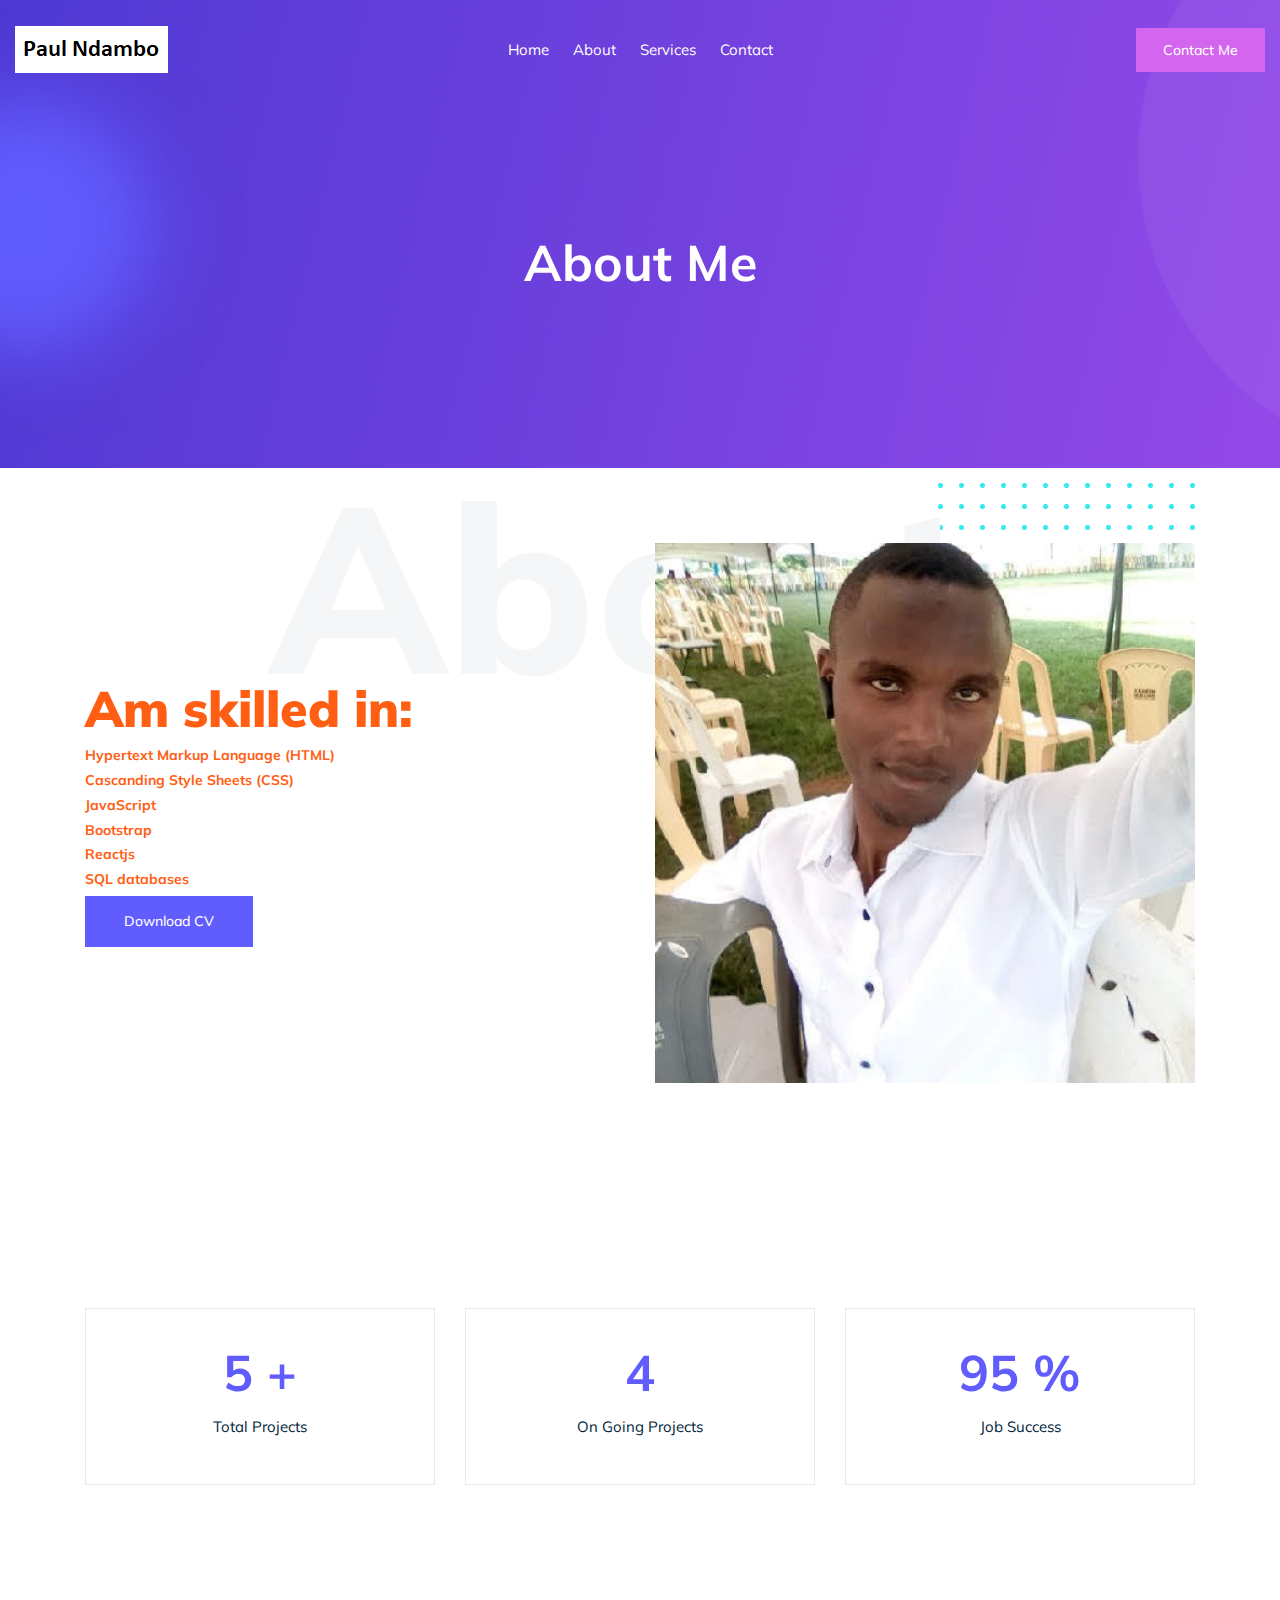
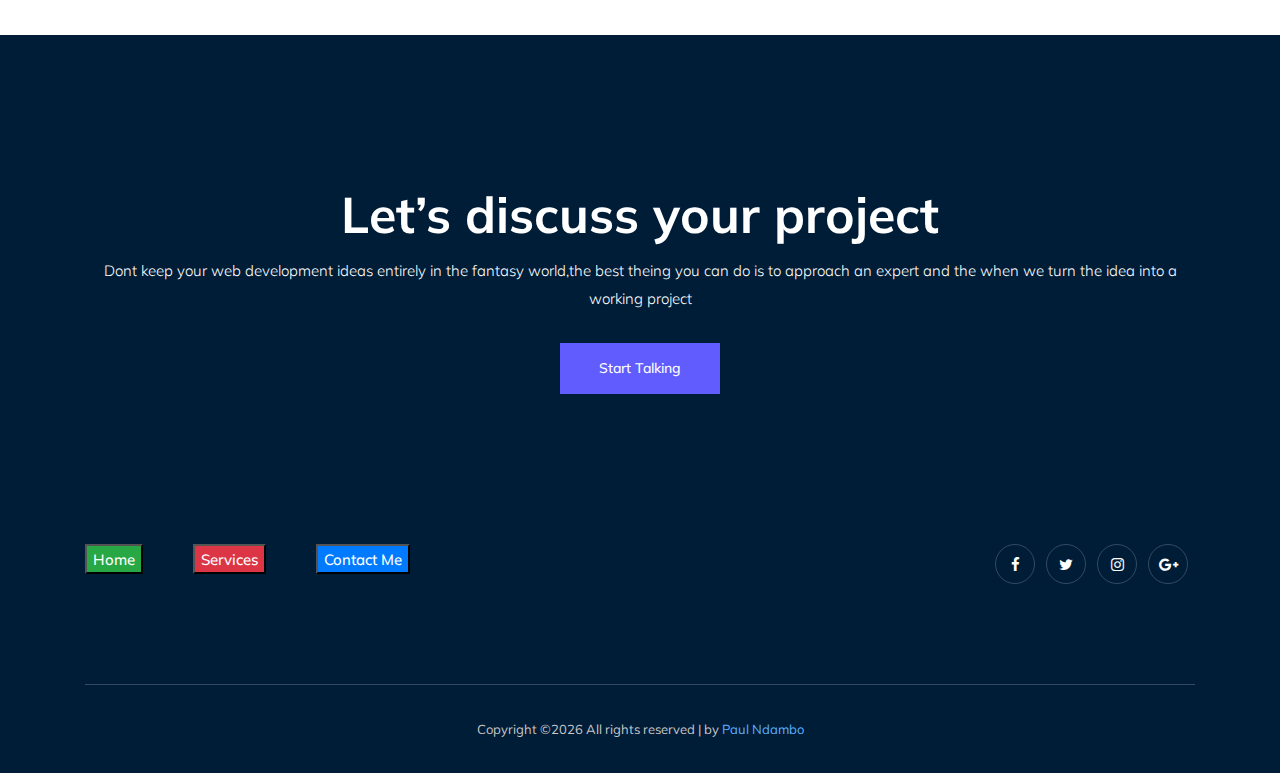
<file: about.html>
<!doctype html>
<html class="no-js" lang="zxx">

<head>
    <meta charset="utf-8">
    <meta http-equiv="x-ua-compatible" content="ie=edge">
    <title>Paul Ndambo</title>
    <meta name="description" content="">
    <meta name="viewport" content="width=device-width, initial-scale=1">

    <!-- <link rel="manifest" href="site.webmanifest"> -->
    <!-- Place favicon.ico in the root directory -->

    <!-- CSS here -->
    <link rel="stylesheet" href="css/bootstrap.min.css">
    <link rel="stylesheet" href="css/owl.carousel.min.css">
    <link rel="stylesheet" href="css/magnific-popup.css">
    <link rel="stylesheet" href="css/font-awesome.min.css">
    <link rel="stylesheet" href="css/themify-icons.css">
    <link rel="stylesheet" href="css/nice-select.css">
    <link rel="stylesheet" href="css/flaticon.css">
    <link rel="stylesheet" href="css/gijgo.css">
    <link rel="stylesheet" href="css/animate.min.css">
    <link rel="stylesheet" href="css/slick.css">
    <link rel="stylesheet" href="css/slicknav.css">
    <link rel="stylesheet" href="css/style.css">
    <!-- <link rel="stylesheet" href="css/responsive.css"> -->
</head>

<body>
    <!--[if lte IE 9]>
            <p class="browserupgrade">You are using an <strong>outdated</strong> browser. Please <a href="https://browsehappy.com/">upgrade your browser</a> to improve your experience and security.</p>
        <![endif]-->

    <!-- header-start -->
    <header>
        <div class="header-area ">
            <div id="sticky-header" class="main-header-area">
                <div class="container-fluid">
                    <div class="row align-items-center">
                        <div class="col-xl-3 col-lg-2">
                            <div class="logo">
                                <a href="index.html">
                                    <img src="img/logo1.png" alt="">
                                </a>
                            </div>
                        </div>
                        <div class="col-xl-6 col-lg-7">
                            <div class="main-menu  d-none d-lg-block">
                                <nav>
                                    <ul id="navigation">
                                        <li><a class="active" href="index.html">home</a></li>
                                        <li><a href="about.html">About</a></li>
                                        <li><a href="services.html">Services</a></li>
                                        <li><a href="contact.html">Contact</a></li>
                                    </ul>
                                </nav>
                            </div>
                        </div>
                        <div class="col-xl-3 col-lg-3 d-none d-lg-block">
                            <div class="Appointment">
                                <div class="book_btn d-none d-lg-block">
                                    <a  href="contact.html">Contact Me</a>
                                </div>
                            </div>
                        </div>
                        <div class="col-12">
                            <div class="mobile_menu d-block d-lg-none"></div>
                        </div>
                    </div>

                </div>
            </div>
        </div>
    </header>
    <!-- header-end -->

    <!-- bradcam_area  -->
    <div class="bradcam_area bradcam_bg_1">
        <div class="container">
            <div class="row">
                <div class="col-xl-12">
                    <div class="bradcam_text text-center">
                        <h3>About Me</h3>
                    </div>
                </div>
            </div>
        </div>
    </div>
    <!-- /bradcam_area  -->
 <!-- about_me  -->
    <div class="about_me">
        <div class="about_large_title d-none d-lg-block">
                About
        </div>
        <div class="container">
            <div class="row align-items-center">
                <div class="col-xl-6 col-md-6">
                    <div class="about_e_details">
                        <h3><b>Am skilled in:</b></h3>
                        <div>
                            <ul type="1">
                            <li><h6><b>Hypertext Markup Language (HTML)</b></h6></li>
                            <li><h6><b>Cascanding Style Sheets (CSS)</b></h6></li>
                            <h6><b>JavaScript</b></h6>
                            <h6><b>Bootstrap</b></h6>
                            <h6><b>Reactjs</b></h6>
                            <h6><b>SQL databases</b></h6>
                            </ul>  
                        </div>
                        <div class="download_cv">
                            <a class="boxed-btn3" href="paulndambowebcv.pdf">Download CV</a>
                        </div>
                    </div>
                </div>
                <div class="col-xl-6 col-md-6">
                    <div class="about_img">
                        <div class="color_pattern d-none d-lg-block">
                            <img src="img/about/color_grid.png" alt="">
                        </div>
                        <div class="my_Pic">
                                <img src="img/about/about.png" alt="">
                        </div>
                    </div>
                </div>
            </div>
        </div>
    </div>
    <!--/ about_me  -->

    <div class="counter_area">
        <div class="container">
            <div class="row">
                <div class="col-xl-4 col-md-4">
                    <div class="single_counter text-center">
                        <h3>
                            <span class="counter" >5 </span><span>+</span>
                        </h3>
                        <p>Total Projects</p>
                    </div>
                </div>
                <div class="col-xl-4 col-md-4">
                    <div class="single_counter text-center">
                        <h3>
                            <span class="counter">4 </span>
                        </h3>
                        <p>On Going Projects</p>
                    </div>
                </div>
                <div class="col-xl-4 col-md-4">
                    <div class="single_counter text-center">
                        <h3>
                            <span class="counter">95 </span> <span>%</span>
                        </h3>
                        <p>Job Success</p>
                    </div>
                </div>
            </div>
        </div>
    </div>
    <!-- testimonial_area  -->
      
        <!-- /testimonial_area  -->
    
    <div class="discuss_projects">
        <div class="container">
            <div class="row">
                <div class="col-xl-12">
                    <div class="project_text text-center">
                        <h3>Let’s  discuss your project</h3>
                        <p>Dont keep your web development ideas entirely in the fantasy world,the best theing you can
                        do is to approach an expert and the when we turn the idea into a working project</p>
                        <a class="boxed-btn3" href="contact.html">Start Talking</a>
                    </div>
                </div>
            </div>
        </div>
    </div>

    <!-- footer start -->
    <footer class="footer">
        <div class="footer_top">
            <div class="container">
                <div class="row">
                    <div class="col-xl-6 col-md-6">
                        <div class="menu_links">
                            <ul>
                             <li><button class="bg-success"><a href="index.html">Home</a></button></li>
                                <li><button class="bg-danger"><a href="services.html">Services</a></button></li>
                                <li><button class="bg-primary"><a href="contact.html">Contact Me</a></button></li>
                            </ul>
                        </div>
                    </div>
                    <div class="col-xl-6 col-md-6">
                        <div class="socail_links">
                            <ul>
                                <li><a href="#"> <i class="fa fa-facebook"></i> </a></li>
                                <li><a href="#"> <i class="fa fa-twitter"></i> </a></li>
                                <li><a href="#"> <i class="fa fa-instagram"></i> </a></li>
                                <li><a href="#"> <i class="fa fa-google-plus"></i> </a></li>
                            </ul>
                        </div>
                    </div>
                </div>
            </div>
        </div>
        <div class="copy-right_text">
            <div class="container">
                <div class="footer_border"></div>
                <div class="row">
                    <div class="col-xl-12">
                        <p class="copy_right text-center">
                            <!-- Link back to Colorlib can't be removed. Template is licensed under CC BY 3.0. -->
Copyright &copy;<script>document.write(new Date().getFullYear());</script> All rights reserved | </i> by <a href="index.html" target="_blank">Paul Ndambo</a>
<!-- Link back to Colorlib can't be removed. Template is licensed under CC BY 3.0. -->
                        </p>
                    </div>
                </div>
            </div>
        </div>
    </footer>
    <!--/ footer end  -->

    <!-- JS here -->
    <script src="js/vendor/modernizr-3.5.0.min.js"></script>
    <script src="js/vendor/jquery-1.12.4.min.js"></script>
    <script src="js/popper.min.js"></script>
    <script src="js/bootstrap.min.js"></script>
    <script src="js/owl.carousel.min.js"></script>
    <script src="js/isotope.pkgd.min.js"></script>
    <script src="js/ajax-form.js"></script>
    <script src="js/waypoints.min.js"></script>
    <script src="js/jquery.counterup.min.js"></script>
    <script src="js/imagesloaded.pkgd.min.js"></script>
    <script src="js/scrollIt.js"></script>
    <script src="js/jquery.scrollUp.min.js"></script>
    <script src="js/wow.min.js"></script>
    <script src="js/nice-select.min.js"></script>
    <script src="js/jquery.slicknav.min.js"></script>
    <script src="js/jquery.magnific-popup.min.js"></script>
    <script src="js/plugins.js"></script>
    <script src="js/gijgo.min.js"></script>

    <!--contact js-->
    <script src="js/contact.js"></script>
    <script src="js/jquery.ajaxchimp.min.js"></script>
    <script src="js/jquery.form.js"></script>
    <script src="js/jquery.validate.min.js"></script>
    <script src="js/mail-script.js"></script>

    <script src="js/main.js"></script>
</body>

</html>
</file>
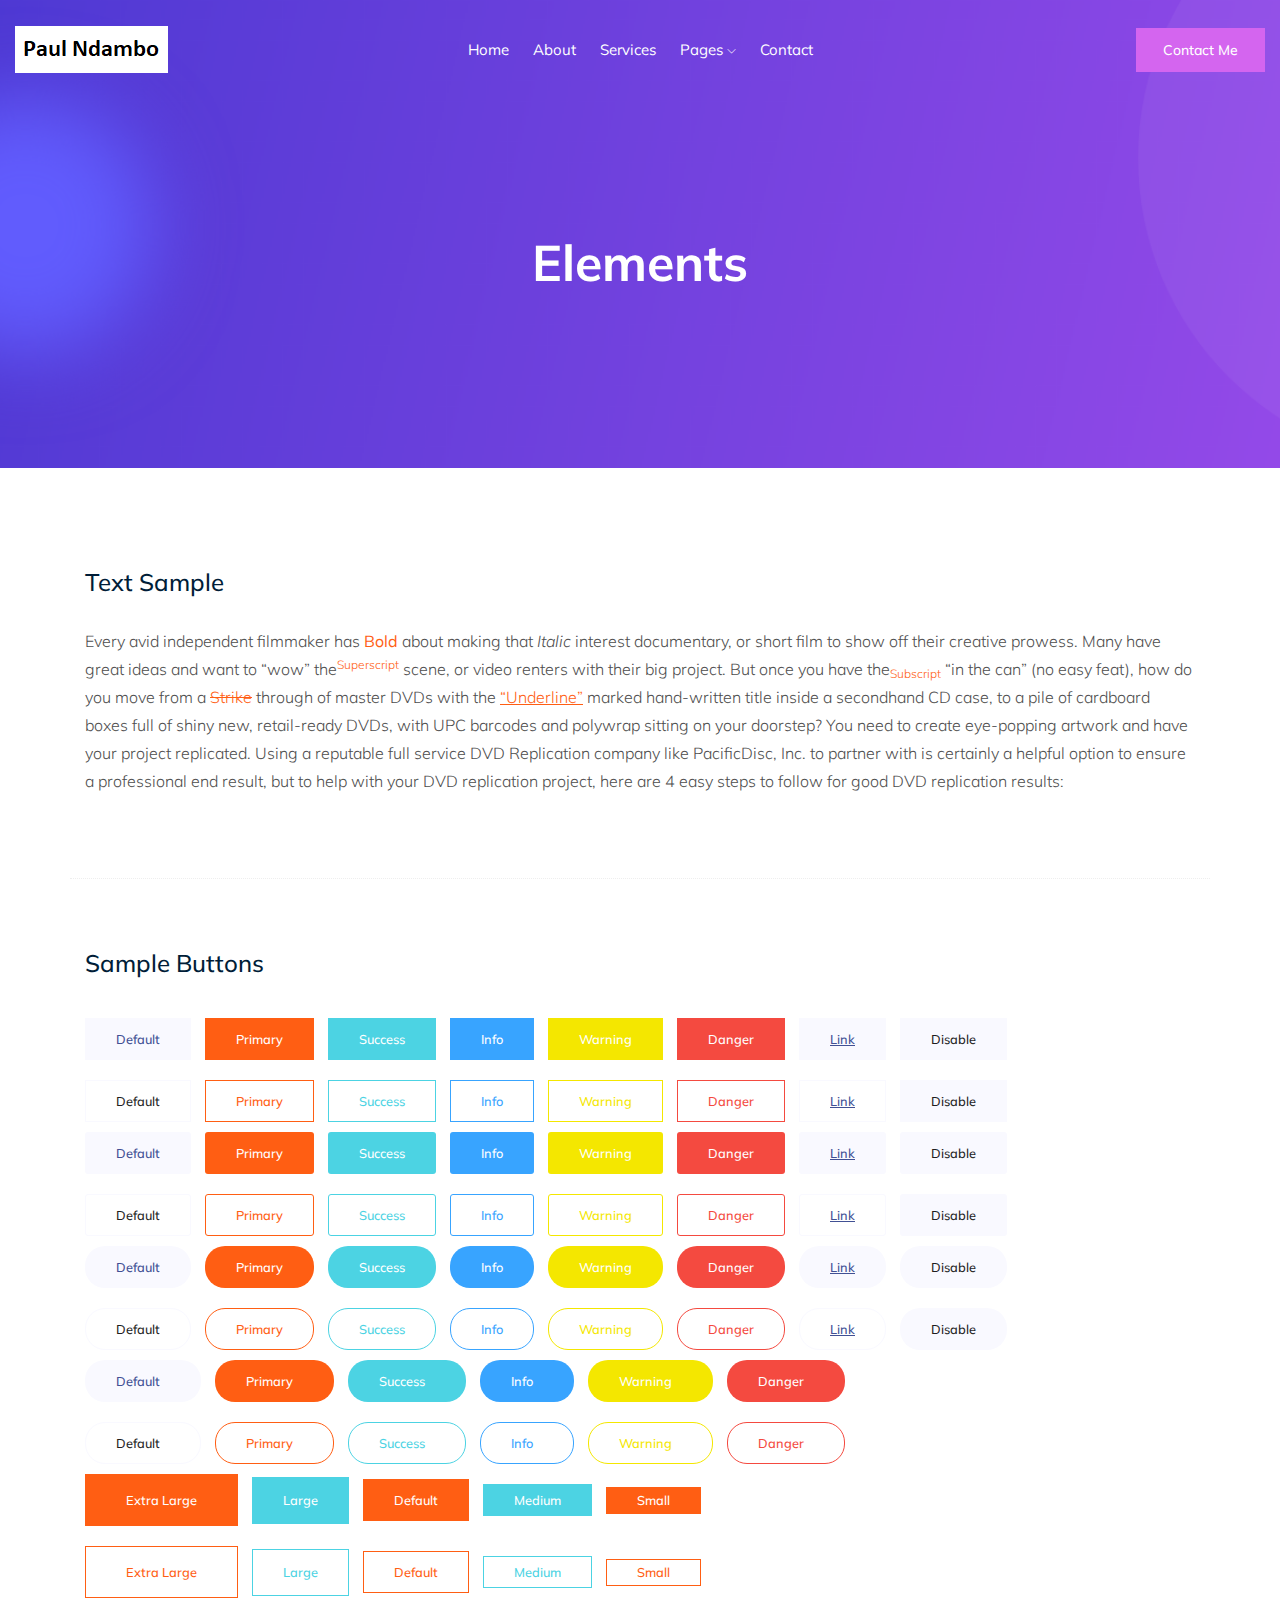
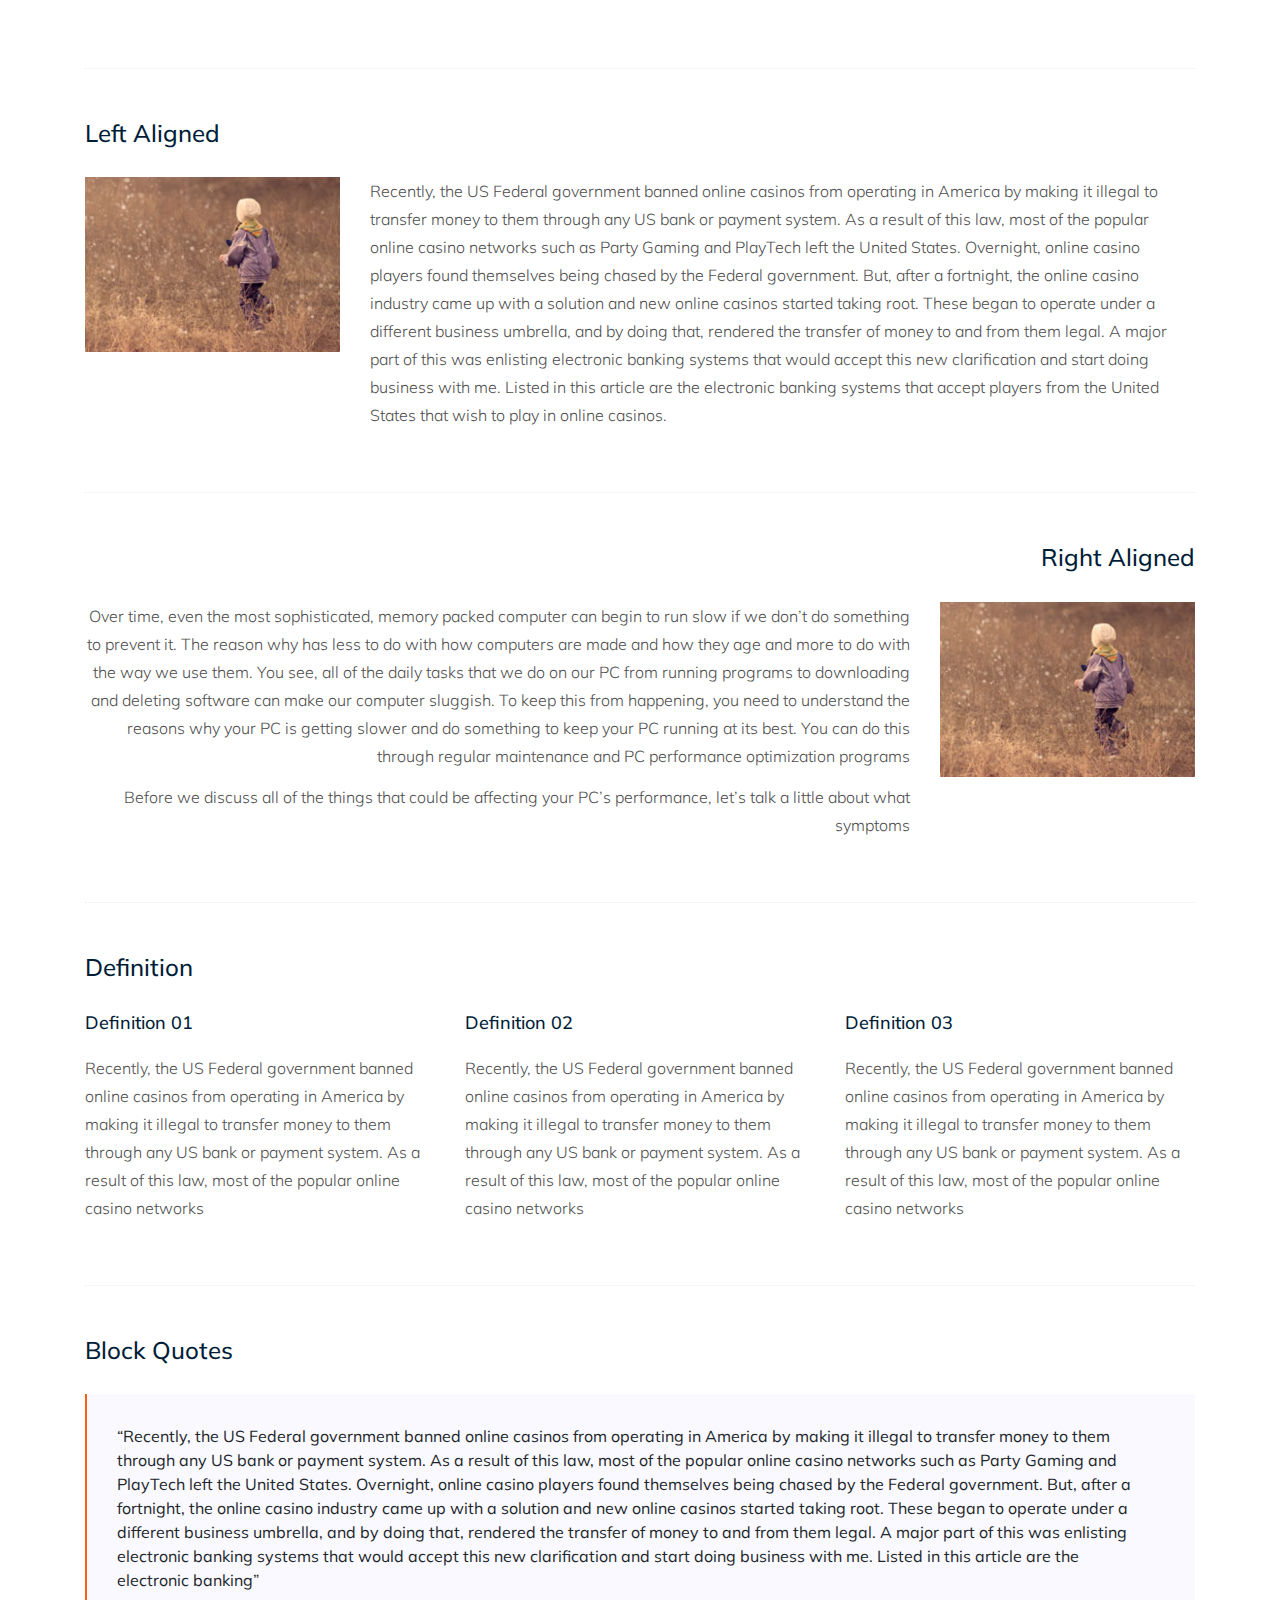
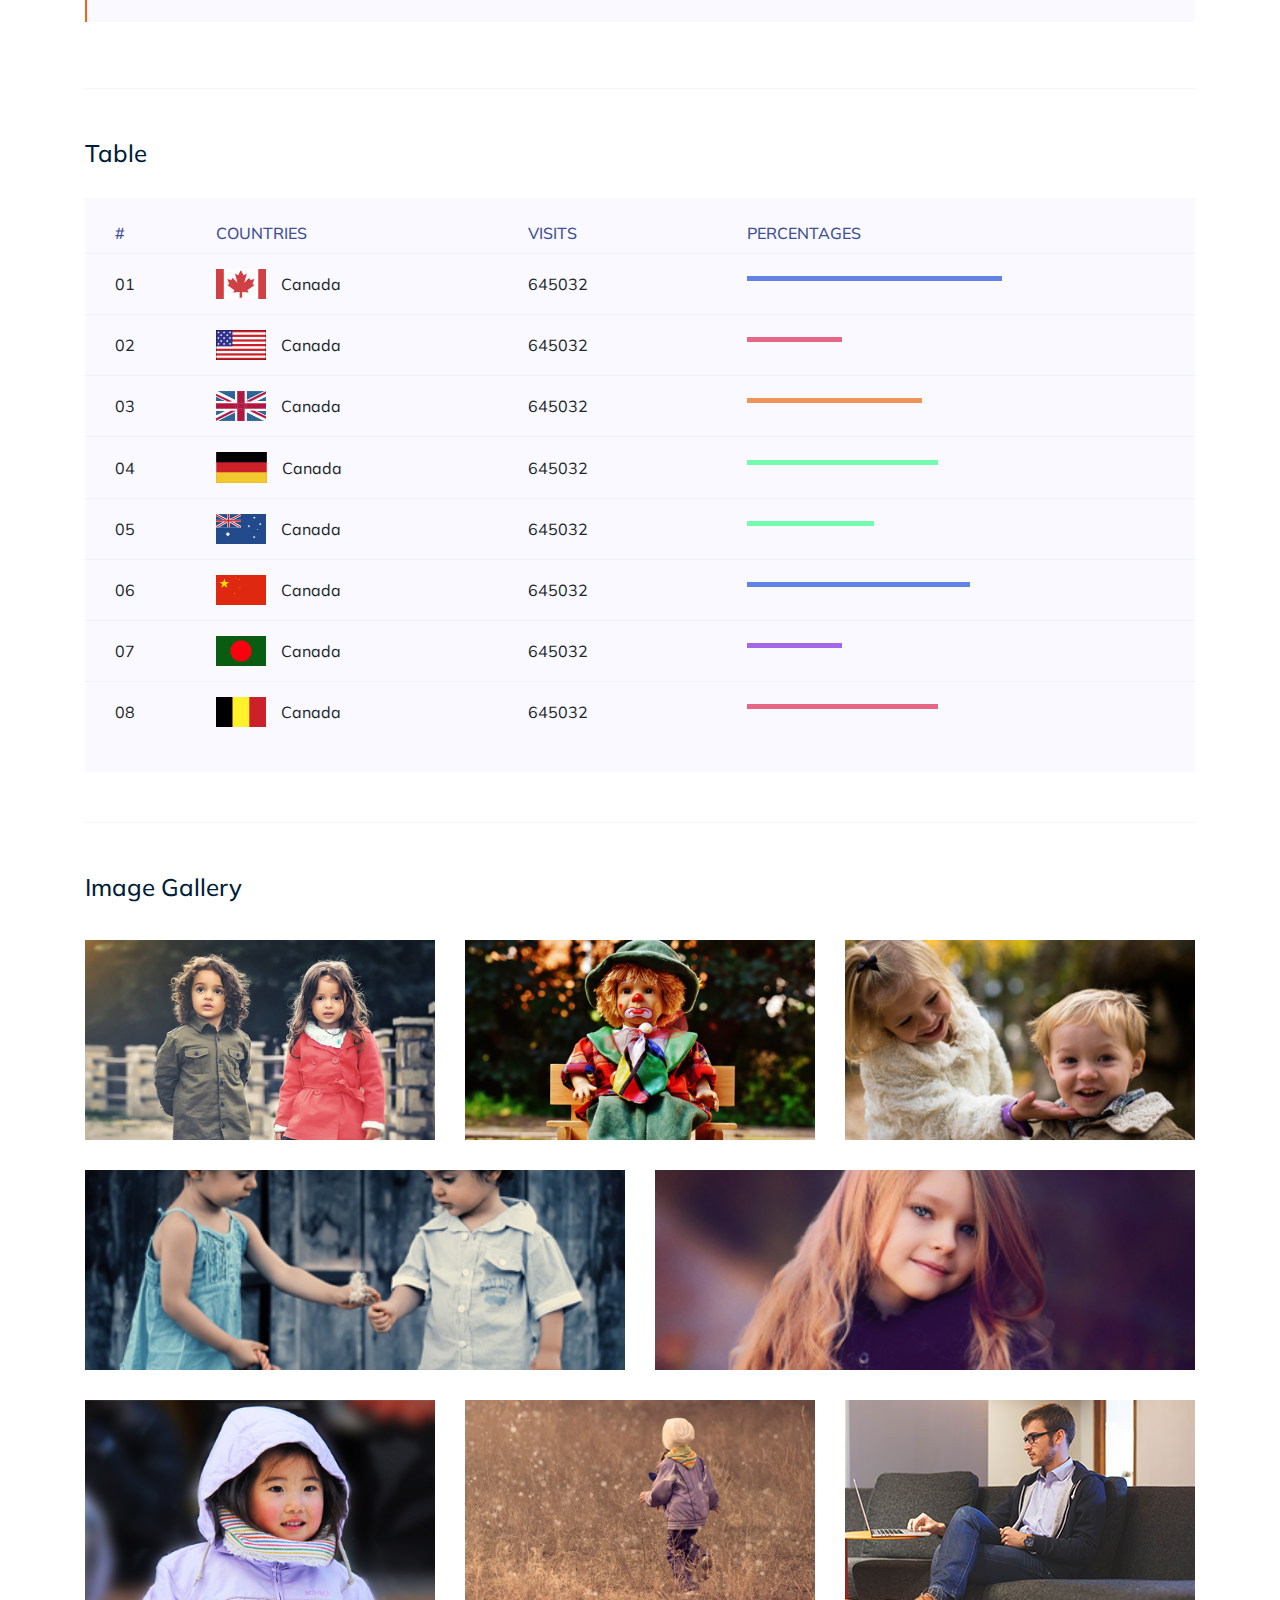
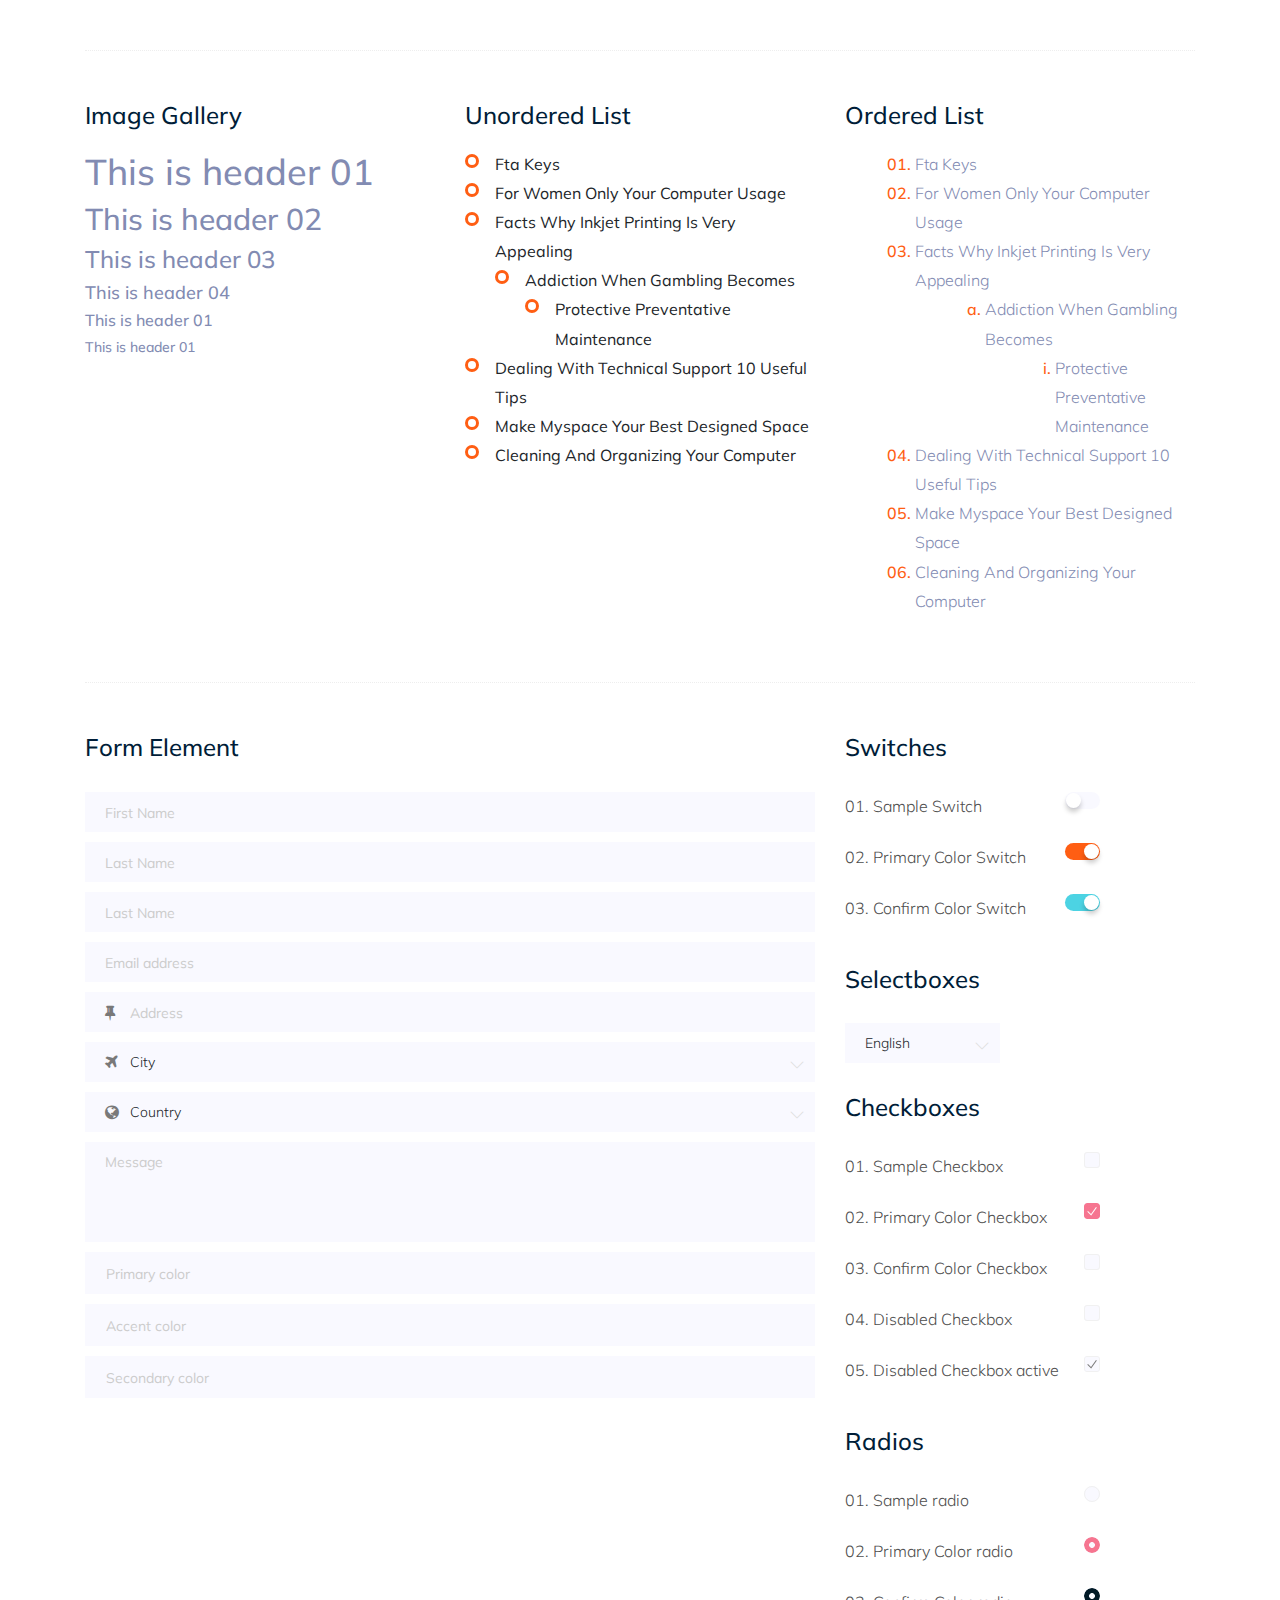
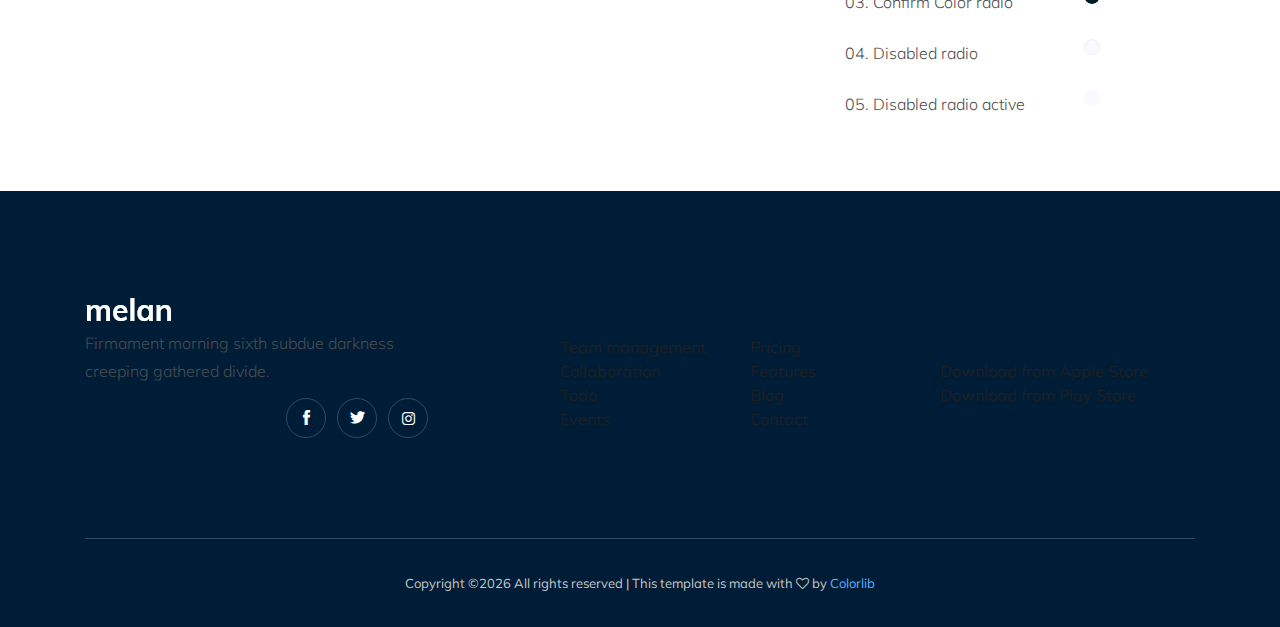
<file: elements.html>
<!doctype html>
<html class="no-js" lang="zxx">

<head>
	<meta charset="utf-8">
	<meta http-equiv="x-ua-compatible" content="ie=edge">
	<title>Paul Ndambo</title>
	<meta name="description" content="">
	<meta name="viewport" content="width=device-width, initial-scale=1">

	<!-- <link rel="manifest" href="site.webmanifest"> -->
	<!-- Place favicon.ico in the root directory -->

	<!-- CSS here -->
	<link rel="stylesheet" href="css/bootstrap.min.css">
	<link rel="stylesheet" href="css/owl.carousel.min.css">
	<link rel="stylesheet" href="css/magnific-popup.css">
	<link rel="stylesheet" href="css/font-awesome.min.css">
	<link rel="stylesheet" href="css/themify-icons.css">
	<link rel="stylesheet" href="css/nice-select.css">
	<link rel="stylesheet" href="css/flaticon.css">
	<link rel="stylesheet" href="css/gijgo.css">
	<link rel="stylesheet" href="css/animate.min.css">
	<link rel="stylesheet" href="css/slicknav.css">
	<link rel="stylesheet" href="css/style.css">
	<!-- <link rel="stylesheet" href="css/responsive.css"> -->
</head>

<body>
	<!--[if lte IE 9]>
            <p class="browserupgrade">You are using an <strong>outdated</strong> browser. Please <a href="https://browsehappy.com/">upgrade your browser</a> to improve your experience and security.</p>
        <![endif]-->

    <!-- header-start -->
    <header>
			<div class="header-area ">
				<div id="sticky-header" class="main-header-area">
					<div class="container-fluid">
						<div class="row align-items-center">
							<div class="col-xl-3 col-lg-2">
								<div class="logo">
									<a href="index.html">
										<img src="img/logo1.png" alt="">
									</a>
								</div>
							</div>
							<div class="col-xl-6 col-lg-7">
								<div class="main-menu  d-none d-lg-block">
									<nav>
										<ul id="navigation">
											<li><a class="active" href="index.html">home</a></li>
											<li><a href="about.html">About</a></li>
											<li><a href="services.html">Services</a></li>
											<li><a href="#">pages <i class="ti-angle-down"></i></a>
												<ul class="submenu">
													 <li><a href="elements.html">elements</a></li>
												</ul>
											</li>
											<li><a href="contact.html">Contact</a></li>
										</ul>
									</nav>
								</div>
							</div>
							<div class="col-xl-3 col-lg-3 d-none d-lg-block">
								<div class="Appointment">
									<div class="book_btn d-none d-lg-block">
										<a  href="#">Contact Me</a>
									</div>
								</div>
							</div>
							<div class="col-12">
								<div class="mobile_menu d-block d-lg-none"></div>
							</div>
						</div>
	
					</div>
				</div>
			</div>
		</header>
		<!-- header-end -->
	
		<!-- bradcam_area  -->
		<div class="bradcam_area bradcam_bg_1">
			<div class="container">
				<div class="row">
					<div class="col-xl-12">
						<div class="bradcam_text text-center">
							<h3>Elements</h3>
						</div>
					</div>
				</div>
			</div>
		</div>
		<!-- /bradcam_area  -->

	<!-- Start Sample Area -->
	<section class="sample-text-area">
		<div class="container box_1170">
			<h3 class="text-heading">Text Sample</h3>
			<p class="sample-text">
				Every avid independent filmmaker has <b>Bold</b> about making that <i>Italic</i> interest documentary,
				or short
				film to show off their creative prowess. Many have great ideas and want to “wow”
				the<sup>Superscript</sup> scene,
				or video renters with their big project. But once you have the<sub>Subscript</sub> “in the can” (no easy
				feat), how
				do you move from a <del>Strike</del> through of master DVDs with the <u>“Underline”</u> marked
				hand-written title
				inside a secondhand CD case, to a pile of cardboard boxes full of shiny new, retail-ready DVDs, with UPC
				barcodes
				and polywrap sitting on your doorstep? You need to create eye-popping artwork and have your project
				replicated.
				Using a reputable full service DVD Replication company like PacificDisc, Inc. to partner with is
				certainly a
				helpful option to ensure a professional end result, but to help with your DVD replication project, here
				are 4 easy
				steps to follow for good DVD replication results:

			</p>
		</div>
	</section>
	<!-- End Sample Area -->

	<!-- Start Button -->
	<section class="button-area">
		<div class="container box_1170 border-top-generic">
			<h3 class="text-heading">Sample Buttons</h3>
			<div class="button-group-area">
				<a href="#" class="genric-btn default">Default</a>
				<a href="#" class="genric-btn primary">Primary</a>
				<a href="#" class="genric-btn success">Success</a>
				<a href="#" class="genric-btn info">Info</a>
				<a href="#" class="genric-btn warning">Warning</a>
				<a href="#" class="genric-btn danger">Danger</a>
				<a href="#" class="genric-btn link">Link</a>
				<a href="#" class="genric-btn disable">Disable</a>
			</div>
			<div class="button-group-area mt-10">
				<a href="#" class="genric-btn default-border">Default</a>
				<a href="#" class="genric-btn primary-border">Primary</a>
				<a href="#" class="genric-btn success-border">Success</a>
				<a href="#" class="genric-btn info-border">Info</a>
				<a href="#" class="genric-btn warning-border">Warning</a>
				<a href="#" class="genric-btn danger-border">Danger</a>
				<a href="#" class="genric-btn link-border">Link</a>
				<a href="#" class="genric-btn disable">Disable</a>
			</div>
			<div class="button-group-area mt-40">
				<a href="#" class="genric-btn default radius">Default</a>
				<a href="#" class="genric-btn primary radius">Primary</a>
				<a href="#" class="genric-btn success radius">Success</a>
				<a href="#" class="genric-btn info radius">Info</a>
				<a href="#" class="genric-btn warning radius">Warning</a>
				<a href="#" class="genric-btn danger radius">Danger</a>
				<a href="#" class="genric-btn link radius">Link</a>
				<a href="#" class="genric-btn disable radius">Disable</a>
			</div>
			<div class="button-group-area mt-10">
				<a href="#" class="genric-btn default-border radius">Default</a>
				<a href="#" class="genric-btn primary-border radius">Primary</a>
				<a href="#" class="genric-btn success-border radius">Success</a>
				<a href="#" class="genric-btn info-border radius">Info</a>
				<a href="#" class="genric-btn warning-border radius">Warning</a>
				<a href="#" class="genric-btn danger-border radius">Danger</a>
				<a href="#" class="genric-btn link-border radius">Link</a>
				<a href="#" class="genric-btn disable radius">Disable</a>
			</div>
			<div class="button-group-area mt-40">
				<a href="#" class="genric-btn default circle">Default</a>
				<a href="#" class="genric-btn primary circle">Primary</a>
				<a href="#" class="genric-btn success circle">Success</a>
				<a href="#" class="genric-btn info circle">Info</a>
				<a href="#" class="genric-btn warning circle">Warning</a>
				<a href="#" class="genric-btn danger circle">Danger</a>
				<a href="#" class="genric-btn link circle">Link</a>
				<a href="#" class="genric-btn disable circle">Disable</a>
			</div>
			<div class="button-group-area mt-10">
				<a href="#" class="genric-btn default-border circle">Default</a>
				<a href="#" class="genric-btn primary-border circle">Primary</a>
				<a href="#" class="genric-btn success-border circle">Success</a>
				<a href="#" class="genric-btn info-border circle">Info</a>
				<a href="#" class="genric-btn warning-border circle">Warning</a>
				<a href="#" class="genric-btn danger-border circle">Danger</a>
				<a href="#" class="genric-btn link-border circle">Link</a>
				<a href="#" class="genric-btn disable circle">Disable</a>
			</div>
			<div class="button-group-area mt-40">
				<a href="#" class="genric-btn default circle arrow">Default<span class="lnr lnr-arrow-right"></span></a>
				<a href="#" class="genric-btn primary circle arrow">Primary<span class="lnr lnr-arrow-right"></span></a>
				<a href="#" class="genric-btn success circle arrow">Success<span class="lnr lnr-arrow-right"></span></a>
				<a href="#" class="genric-btn info circle arrow">Info<span class="lnr lnr-arrow-right"></span></a>
				<a href="#" class="genric-btn warning circle arrow">Warning<span class="lnr lnr-arrow-right"></span></a>
				<a href="#" class="genric-btn danger circle arrow">Danger<span class="lnr lnr-arrow-right"></span></a>
			</div>
			<div class="button-group-area mt-10">
				<a href="#" class="genric-btn default-border circle arrow">Default<span
						class="lnr lnr-arrow-right"></span></a>
				<a href="#" class="genric-btn primary-border circle arrow">Primary<span
						class="lnr lnr-arrow-right"></span></a>
				<a href="#" class="genric-btn success-border circle arrow">Success<span
						class="lnr lnr-arrow-right"></span></a>
				<a href="#" class="genric-btn info-border circle arrow">Info<span
						class="lnr lnr-arrow-right"></span></a>
				<a href="#" class="genric-btn warning-border circle arrow">Warning<span
						class="lnr lnr-arrow-right"></span></a>
				<a href="#" class="genric-btn danger-border circle arrow">Danger<span
						class="lnr lnr-arrow-right"></span></a>
			</div>
			<div class="button-group-area mt-40">
				<a href="#" class="genric-btn primary e-large">Extra Large</a>
				<a href="#" class="genric-btn success large">Large</a>
				<a href="#" class="genric-btn primary">Default</a>
				<a href="#" class="genric-btn success medium">Medium</a>
				<a href="#" class="genric-btn primary small">Small</a>
			</div>
			<div class="button-group-area mt-10">
				<a href="#" class="genric-btn primary-border e-large">Extra Large</a>
				<a href="#" class="genric-btn success-border large">Large</a>
				<a href="#" class="genric-btn primary-border">Default</a>
				<a href="#" class="genric-btn success-border medium">Medium</a>
				<a href="#" class="genric-btn primary-border small">Small</a>
			</div>
		</div>
	</section>
	<!-- End Button -->

	<!-- Start Align Area -->
	<div class="whole-wrap">
		<div class="container box_1170">
			<div class="section-top-border">
				<h3 class="mb-30">Left Aligned</h3>
				<div class="row">
					<div class="col-md-3">
						<img src="img/elements/d.jpg" alt="" class="img-fluid">
					</div>
					<div class="col-md-9 mt-sm-20">
						<p>Recently, the US Federal government banned online casinos from operating in America by making
							it illegal to
							transfer money to them through any US bank or payment system. As a result of this law, most
							of the popular
							online casino networks such as Party Gaming and PlayTech left the United States. Overnight,
							online casino
							players found themselves being chased by the Federal government. But, after a fortnight, the
							online casino
							industry came up with a solution and new online casinos started taking root. These began to
							operate under a
							different business umbrella, and by doing that, rendered the transfer of money to and from
							them legal. A major
							part of this was enlisting electronic banking systems that would accept this new
							clarification and start doing
							business with me. Listed in this article are the electronic banking systems that accept
							players from the United
							States that wish to play in online casinos.</p>
					</div>
				</div>
			</div>
			<div class="section-top-border text-right">
				<h3 class="mb-30">Right Aligned</h3>
				<div class="row">
					<div class="col-md-9">
						<p class="text-right">Over time, even the most sophisticated, memory packed computer can begin
							to run slow if we
							don’t do something to prevent it. The reason why has less to do with how computers are made
							and how they age and
							more to do with the way we use them. You see, all of the daily tasks that we do on our PC
							from running programs
							to downloading and deleting software can make our computer sluggish. To keep this from
							happening, you need to
							understand the reasons why your PC is getting slower and do something to keep your PC
							running at its best. You
							can do this through regular maintenance and PC performance optimization programs</p>
						<p class="text-right">Before we discuss all of the things that could be affecting your PC’s
							performance, let’s
							talk a little about what symptoms</p>
					</div>
					<div class="col-md-3">
						<img src="img/elements/d.jpg" alt="" class="img-fluid">
					</div>
				</div>
			</div>
			<div class="section-top-border">
				<h3 class="mb-30">Definition</h3>
				<div class="row">
					<div class="col-md-4">
						<div class="single-defination">
							<h4 class="mb-20">Definition 01</h4>
							<p>Recently, the US Federal government banned online casinos from operating in America by
								making it illegal to
								transfer money to them through any US bank or payment system. As a result of this law,
								most of the popular
								online casino networks</p>
						</div>
					</div>
					<div class="col-md-4">
						<div class="single-defination">
							<h4 class="mb-20">Definition 02</h4>
							<p>Recently, the US Federal government banned online casinos from operating in America by
								making it illegal to
								transfer money to them through any US bank or payment system. As a result of this law,
								most of the popular
								online casino networks</p>
						</div>
					</div>
					<div class="col-md-4">
						<div class="single-defination">
							<h4 class="mb-20">Definition 03</h4>
							<p>Recently, the US Federal government banned online casinos from operating in America by
								making it illegal to
								transfer money to them through any US bank or payment system. As a result of this law,
								most of the popular
								online casino networks</p>
						</div>
					</div>
				</div>
			</div>
			<div class="section-top-border">
				<h3 class="mb-30">Block Quotes</h3>
				<div class="row">
					<div class="col-lg-12">
						<blockquote class="generic-blockquote">
							“Recently, the US Federal government banned online casinos from operating in America by
							making it illegal to
							transfer money to them through any US bank or payment system. As a result of this law, most
							of the popular
							online casino networks such as Party Gaming and PlayTech left the United States. Overnight,
							online casino
							players found themselves being chased by the Federal government. But, after a fortnight, the
							online casino
							industry came up with a solution and new online casinos started taking root. These began to
							operate under a
							different business umbrella, and by doing that, rendered the transfer of money to and from
							them legal. A major
							part of this was enlisting electronic banking systems that would accept this new
							clarification and start doing
							business with me. Listed in this article are the electronic banking”
						</blockquote>
					</div>
				</div>
			</div>
			<div class="section-top-border">
				<h3 class="mb-30">Table</h3>
				<div class="progress-table-wrap">
					<div class="progress-table">
						<div class="table-head">
							<div class="serial">#</div>
							<div class="country">Countries</div>
							<div class="visit">Visits</div>
							<div class="percentage">Percentages</div>
						</div>
						<div class="table-row">
							<div class="serial">01</div>
							<div class="country"> <img src="img/elements/f1.jpg" alt="flag">Canada</div>
							<div class="visit">645032</div>
							<div class="percentage">
								<div class="progress">
									<div class="progress-bar color-1" role="progressbar" style="width: 80%"
										aria-valuenow="80" aria-valuemin="0" aria-valuemax="100"></div>
								</div>
							</div>
						</div>
						<div class="table-row">
							<div class="serial">02</div>
							<div class="country"> <img src="img/elements/f2.jpg" alt="flag">Canada</div>
							<div class="visit">645032</div>
							<div class="percentage">
								<div class="progress">
									<div class="progress-bar color-2" role="progressbar" style="width: 30%"
										aria-valuenow="30" aria-valuemin="0" aria-valuemax="100"></div>
								</div>
							</div>
						</div>
						<div class="table-row">
							<div class="serial">03</div>
							<div class="country"> <img src="img/elements/f3.jpg" alt="flag">Canada</div>
							<div class="visit">645032</div>
							<div class="percentage">
								<div class="progress">
									<div class="progress-bar color-3" role="progressbar" style="width: 55%"
										aria-valuenow="55" aria-valuemin="0" aria-valuemax="100"></div>
								</div>
							</div>
						</div>
						<div class="table-row">
							<div class="serial">04</div>
							<div class="country"> <img src="img/elements/f4.jpg" alt="flag">Canada</div>
							<div class="visit">645032</div>
							<div class="percentage">
								<div class="progress">
									<div class="progress-bar color-4" role="progressbar" style="width: 60%"
										aria-valuenow="60" aria-valuemin="0" aria-valuemax="100"></div>
								</div>
							</div>
						</div>
						<div class="table-row">
							<div class="serial">05</div>
							<div class="country"> <img src="img/elements/f5.jpg" alt="flag">Canada</div>
							<div class="visit">645032</div>
							<div class="percentage">
								<div class="progress">
									<div class="progress-bar color-5" role="progressbar" style="width: 40%"
										aria-valuenow="40" aria-valuemin="0" aria-valuemax="100"></div>
								</div>
							</div>
						</div>
						<div class="table-row">
							<div class="serial">06</div>
							<div class="country"> <img src="img/elements/f6.jpg" alt="flag">Canada</div>
							<div class="visit">645032</div>
							<div class="percentage">
								<div class="progress">
									<div class="progress-bar color-6" role="progressbar" style="width: 70%"
										aria-valuenow="70" aria-valuemin="0" aria-valuemax="100"></div>
								</div>
							</div>
						</div>
						<div class="table-row">
							<div class="serial">07</div>
							<div class="country"> <img src="img/elements/f7.jpg" alt="flag">Canada</div>
							<div class="visit">645032</div>
							<div class="percentage">
								<div class="progress">
									<div class="progress-bar color-7" role="progressbar" style="width: 30%"
										aria-valuenow="30" aria-valuemin="0" aria-valuemax="100"></div>
								</div>
							</div>
						</div>
						<div class="table-row">
							<div class="serial">08</div>
							<div class="country"> <img src="img/elements/f8.jpg" alt="flag">Canada</div>
							<div class="visit">645032</div>
							<div class="percentage">
								<div class="progress">
									<div class="progress-bar color-8" role="progressbar" style="width: 60%"
										aria-valuenow="60" aria-valuemin="0" aria-valuemax="100"></div>
								</div>
							</div>
						</div>
					</div>
				</div>
			</div>
			<div class="section-top-border">
				<h3>Image Gallery</h3>
				<div class="row gallery-item">
					<div class="col-md-4">
						<a href="img/elements/g1.jpg" class="img-pop-up">
							<div class="single-gallery-image" style="background: url(img/elements/g1.jpg);"></div>
						</a>
					</div>
					<div class="col-md-4">
						<a href="img/elements/g2.jpg" class="img-pop-up">
							<div class="single-gallery-image" style="background: url(img/elements/g2.jpg);"></div>
						</a>
					</div>
					<div class="col-md-4">
						<a href="img/elements/g3.jpg" class="img-pop-up">
							<div class="single-gallery-image" style="background: url(img/elements/g3.jpg);"></div>
						</a>
					</div>
					<div class="col-md-6">
						<a href="img/elements/g4.jpg" class="img-pop-up">
							<div class="single-gallery-image" style="background: url(img/elements/g4.jpg);"></div>
						</a>
					</div>
					<div class="col-md-6">
						<a href="img/elements/g5.jpg" class="img-pop-up">
							<div class="single-gallery-image" style="background: url(img/elements/g5.jpg);"></div>
						</a>
					</div>
					<div class="col-md-4">
						<a href="img/elements/g6.jpg" class="img-pop-up">
							<div class="single-gallery-image" style="background: url(img/elements/g6.jpg);"></div>
						</a>
					</div>
					<div class="col-md-4">
						<a href="img/elements/g7.jpg" class="img-pop-up">
							<div class="single-gallery-image" style="background: url(img/elements/g7.jpg);"></div>
						</a>
					</div>
					<div class="col-md-4">
						<a href="img/elements/g8.jpg" class="img-pop-up">
							<div class="single-gallery-image" style="background: url(img/elements/g8.jpg);"></div>
						</a>
					</div>
				</div>
			</div>
			<div class="section-top-border">
				<div class="row">
					<div class="col-md-4">
						<h3 class="mb-20">Image Gallery</h3>
						<div class="typography">
							<h1>This is header 01</h1>
							<h2>This is header 02</h2>
							<h3>This is header 03</h3>
							<h4>This is header 04</h4>
							<h5>This is header 01</h5>
							<h6>This is header 01</h6>
						</div>
					</div>
					<div class="col-md-4 mt-sm-30">
						<h3 class="mb-20">Unordered List</h3>
						<div class="">
							<ul class="unordered-list">
								<li>Fta Keys</li>
								<li>For Women Only Your Computer Usage</li>
								<li>Facts Why Inkjet Printing Is Very Appealing
									<ul>
										<li>Addiction When Gambling Becomes
											<ul>
												<li>Protective Preventative Maintenance</li>
											</ul>
										</li>
									</ul>
								</li>
								<li>Dealing With Technical Support 10 Useful Tips</li>
								<li>Make Myspace Your Best Designed Space</li>
								<li>Cleaning And Organizing Your Computer</li>
							</ul>
						</div>
					</div>
					<div class="col-md-4 mt-sm-30">
						<h3 class="mb-20">Ordered List</h3>
						<div class="">
							<ol class="ordered-list">
								<li><span>Fta Keys</span></li>
								<li><span>For Women Only Your Computer Usage</span></li>
								<li><span>Facts Why Inkjet Printing Is Very Appealing</span>
									<ol class="ordered-list-alpha">
										<li><span>Addiction When Gambling Becomes</span>
											<ol class="ordered-list-roman">
												<li><span>Protective Preventative Maintenance</span></li>
											</ol>
										</li>
									</ol>
								</li>
								<li><span>Dealing With Technical Support 10 Useful Tips</span></li>
								<li><span>Make Myspace Your Best Designed Space</span></li>
								<li><span>Cleaning And Organizing Your Computer</span></li>
							</ol>
						</div>
					</div>
				</div>
			</div>
			<div class="section-top-border">
				<div class="row">
					<div class="col-lg-8 col-md-8">
						<h3 class="mb-30">Form Element</h3>
						<form action="#">
							<div class="mt-10">
								<input type="text" name="first_name" placeholder="First Name"
									onfocus="this.placeholder = ''" onblur="this.placeholder = 'First Name'" required
									class="single-input">
							</div>
							<div class="mt-10">
								<input type="text" name="last_name" placeholder="Last Name"
									onfocus="this.placeholder = ''" onblur="this.placeholder = 'Last Name'" required
									class="single-input">
							</div>
							<div class="mt-10">
								<input type="text" name="last_name" placeholder="Last Name"
									onfocus="this.placeholder = ''" onblur="this.placeholder = 'Last Name'" required
									class="single-input">
							</div>
							<div class="mt-10">
								<input type="email" name="EMAIL" placeholder="Email address"
									onfocus="this.placeholder = ''" onblur="this.placeholder = 'Email address'" required
									class="single-input">
							</div>
							<div class="input-group-icon mt-10">
								<div class="icon"><i class="fa fa-thumb-tack" aria-hidden="true"></i></div>
								<input type="text" name="address" placeholder="Address" onfocus="this.placeholder = ''"
									onblur="this.placeholder = 'Address'" required class="single-input">
							</div>
							<div class="input-group-icon mt-10">
								<div class="icon"><i class="fa fa-plane" aria-hidden="true"></i></div>
								<div class="form-select" id="default-select"">
											<select>
												<option value=" 1">City</option>
									<option value="1">Dhaka</option>
									<option value="1">Dilli</option>
									<option value="1">Newyork</option>
									<option value="1">Islamabad</option>
									</select>
								</div>
							</div>
							<div class="input-group-icon mt-10">
								<div class="icon"><i class="fa fa-globe" aria-hidden="true"></i></div>
								<div class="form-select" id="default-select"">
											<select>
												<option value=" 1">Country</option>
									<option value="1">Bangladesh</option>
									<option value="1">India</option>
									<option value="1">England</option>
									<option value="1">Srilanka</option>
									</select>
								</div>
							</div>

							<div class="mt-10">
								<textarea class="single-textarea" placeholder="Message" onfocus="this.placeholder = ''"
									onblur="this.placeholder = 'Message'" required></textarea>
							</div>
							<!-- For Gradient Border Use -->
							<!-- <div class="mt-10">
										<div class="primary-input">
											<input id="primary-input" type="text" name="first_name" placeholder="Primary color" onfocus="this.placeholder = ''" onblur="this.placeholder = 'Primary color'">
											<label for="primary-input"></label>
										</div>
									</div> -->
							<div class="mt-10">
								<input type="text" name="first_name" placeholder="Primary color"
									onfocus="this.placeholder = ''" onblur="this.placeholder = 'Primary color'" required
									class="single-input-primary">
							</div>
							<div class="mt-10">
								<input type="text" name="first_name" placeholder="Accent color"
									onfocus="this.placeholder = ''" onblur="this.placeholder = 'Accent color'" required
									class="single-input-accent">
							</div>
							<div class="mt-10">
								<input type="text" name="first_name" placeholder="Secondary color"
									onfocus="this.placeholder = ''" onblur="this.placeholder = 'Secondary color'"
									required class="single-input-secondary">
							</div>
						</form>
					</div>
					<div class="col-lg-3 col-md-4 mt-sm-30">
						<div class="single-element-widget">
							<h3 class="mb-30">Switches</h3>
							<div class="switch-wrap d-flex justify-content-between">
								<p>01. Sample Switch</p>
								<div class="primary-switch">
									<input type="checkbox" id="default-switch">
									<label for="default-switch"></label>
								</div>
							</div>
							<div class="switch-wrap d-flex justify-content-between">
								<p>02. Primary Color Switch</p>
								<div class="primary-switch">
									<input type="checkbox" id="primary-switch" checked>
									<label for="primary-switch"></label>
								</div>
							</div>
							<div class="switch-wrap d-flex justify-content-between">
								<p>03. Confirm Color Switch</p>
								<div class="confirm-switch">
									<input type="checkbox" id="confirm-switch" checked>
									<label for="confirm-switch"></label>
								</div>
							</div>
						</div>
						<div class="single-element-widget mt-30">
							<h3 class="mb-30">Selectboxes</h3>
							<div class="default-select" id="default-select"">
										<select>
											<option value=" 1">English</option>
								<option value="1">Spanish</option>
								<option value="1">Arabic</option>
								<option value="1">Portuguise</option>
								<option value="1">Bengali</option>
								</select>
							</div>
						</div>
						<div class="single-element-widget mt-30">
							<h3 class="mb-30">Checkboxes</h3>
							<div class="switch-wrap d-flex justify-content-between">
								<p>01. Sample Checkbox</p>
								<div class="primary-checkbox">
									<input type="checkbox" id="default-checkbox">
									<label for="default-checkbox"></label>
								</div>
							</div>
							<div class="switch-wrap d-flex justify-content-between">
								<p>02. Primary Color Checkbox</p>
								<div class="primary-checkbox">
									<input type="checkbox" id="primary-checkbox" checked>
									<label for="primary-checkbox"></label>
								</div>
							</div>
							<div class="switch-wrap d-flex justify-content-between">
								<p>03. Confirm Color Checkbox</p>
								<div class="confirm-checkbox">
									<input type="checkbox" id="confirm-checkbox">
									<label for="confirm-checkbox"></label>
								</div>
							</div>
							<div class="switch-wrap d-flex justify-content-between">
								<p>04. Disabled Checkbox</p>
								<div class="disabled-checkbox">
									<input type="checkbox" id="disabled-checkbox" disabled>
									<label for="disabled-checkbox"></label>
								</div>
							</div>
							<div class="switch-wrap d-flex justify-content-between">
								<p>05. Disabled Checkbox active</p>
								<div class="disabled-checkbox">
									<input type="checkbox" id="disabled-checkbox-active" checked disabled>
									<label for="disabled-checkbox-active"></label>
								</div>
							</div>
						</div>
						<div class="single-element-widget mt-30">
							<h3 class="mb-30">Radios</h3>
							<div class="switch-wrap d-flex justify-content-between">
								<p>01. Sample radio</p>
								<div class="primary-radio">
									<input type="checkbox" id="default-radio">
									<label for="default-radio"></label>
								</div>
							</div>
							<div class="switch-wrap d-flex justify-content-between">
								<p>02. Primary Color radio</p>
								<div class="primary-radio">
									<input type="checkbox" id="primary-radio" checked>
									<label for="primary-radio"></label>
								</div>
							</div>
							<div class="switch-wrap d-flex justify-content-between">
								<p>03. Confirm Color radio</p>
								<div class="confirm-radio">
									<input type="checkbox" id="confirm-radio" checked>
									<label for="confirm-radio"></label>
								</div>
							</div>
							<div class="switch-wrap d-flex justify-content-between">
								<p>04. Disabled radio</p>
								<div class="disabled-radio">
									<input type="checkbox" id="disabled-radio" disabled>
									<label for="disabled-radio"></label>
								</div>
							</div>
							<div class="switch-wrap d-flex justify-content-between">
								<p>05. Disabled radio active</p>
								<div class="disabled-radio">
									<input type="checkbox" id="disabled-radio-active" checked disabled>
									<label for="disabled-radio-active"></label>
								</div>
							</div>
						</div>
					</div>
				</div>
			</div>
		</div>
	</div>
	<!-- End Align Area -->

    <!-- footer start -->
    <footer class="footer">
        <div class="footer_top">
            <div class="container">
                <div class="row align-items-center">
                    <div class="col-xl-4 col-md-6 col-lg-4">
                        <div class="footer_widget">
                            <div class="footer_logo">
                                <a href="#">
                                    <img src="img/logo.png" alt="">
                                </a>
                            </div>
                            <p>
                                Firmament morning sixth subdue darkness
                                creeping gathered divide.
                            </p>
                            <div class="socail_links">
                                <ul>
                                    <li>
                                        <a href="#">
                                            <i class="ti-facebook"></i>
                                        </a>
                                    </li>
                                    <li>
                                        <a href="#">
                                            <i class="ti-twitter-alt"></i>
                                        </a>
                                    </li>
                                    <li>
                                        <a href="#">
                                            <i class="fa fa-instagram"></i>
                                        </a>
                                    </li>
                                </ul>
                            </div>

                        </div>
                    </div>
                    <div class="col-xl-2 offset-xl-1 col-md-6 col-lg-3">
                        <div class="footer_widget">
                            <h3 class="footer_title">
                                    Services
                            </h3>
                            <ul>
                                <li><a href="#">Team management</a></li>
                                <li><a href="#">Collaboration</a></li>
                                <li><a href="#">Todo</a></li>
                                <li><a href="#">Events</a></li>
                            </ul>

                        </div>
                    </div>
                    <div class="col-xl-2 col-md-6 col-lg-2">
                        <div class="footer_widget">
                            <h3 class="footer_title">
                                    Useful Links
                            </h3>
                            <ul>
                                <li><a href="#">Pricing</a></li>
                                <li><a href="#">Features</a></li>
                                <li><a href="#">Blog</a></li>
                                <li><a href="#">Contact</a></li>
                            </ul>
                        </div>
                    </div>
                    <div class="col-xl-3 col-md-6 col-lg-3">
                        <div class="footer_widget">
                            <h3 class="footer_title">
                                    Downloads
                            </h3>
                            <ul>
                                <li>
                                    <a href="#">
                                        Download from Apple Store

                                    </a>
                                </li>
                                <li><a href="#">
                                        Download from Play Store
                                    </a>
                                </li>
                                </ul>
                        </div>
                    </div>
                </div>
            </div>
        </div>
        <div class="copy-right_text">
            <div class="container">
                <div class="footer_border"></div>
                <div class="row">
                    <div class="col-xl-12">
                        <p class="copy_right text-center">
                            <!-- Link back to Colorlib can't be removed. Template is licensed under CC BY 3.0. -->
Copyright &copy;<script>document.write(new Date().getFullYear());</script> All rights reserved | This template is made with <i class="fa fa-heart-o" aria-hidden="true"></i> by <a href="https://colorlib.com" target="_blank">Colorlib</a>
<!-- Link back to Colorlib can't be removed. Template is licensed under CC BY 3.0. -->
                        </p>
                    </div>
                </div>
            </div>
        </div>
    </footer>
    <!--/ footer end  -->

	<!-- JS here -->
	<script src="js/vendor/modernizr-3.5.0.min.js"></script>
	<script src="js/vendor/jquery-1.12.4.min.js"></script>
	<script src="js/popper.min.js"></script>
	<script src="js/bootstrap.min.js"></script>
	<script src="js/owl.carousel.min.js"></script>
	<script src="js/isotope.pkgd.min.js"></script>
	<script src="js/ajax-form.js"></script>
	<script src="js/waypoints.min.js"></script>
	<script src="js/jquery.counterup.min.js"></script>
	<script src="js/imagesloaded.pkgd.min.js"></script>
	<script src="js/scrollIt.js"></script>
	<script src="js/jquery.scrollUp.min.js"></script>
	<script src="js/wow.min.js"></script>
	<script src="js/nice-select.min.js"></script>
	<script src="js/jquery.slicknav.min.js"></script>
	<script src="js/jquery.magnific-popup.min.js"></script>
	<script src="js/plugins.js"></script>
	<script src="js/gijgo.min.js"></script>

	<!--contact js-->
	<script src="js/contact.js"></script>
	<script src="js/jquery.ajaxchimp.min.js"></script>
	<script src="js/jquery.form.js"></script>
	<script src="js/jquery.validate.min.js"></script>
	<script src="js/mail-script.js"></script>

	<script src="js/main.js"></script>
    <script>
        $('#datepicker').datepicker({
            iconsLibrary: 'fontawesome',
            icons: {
             rightIcon: '<span class="fa fa-caret-down"></span>'
         }
        });
        $('#datepicker2').datepicker({
            iconsLibrary: 'fontawesome',
            icons: {
             rightIcon: '<span class="fa fa-caret-down"></span>'
         }

        });
    </script>
</body>
</html>
</file>
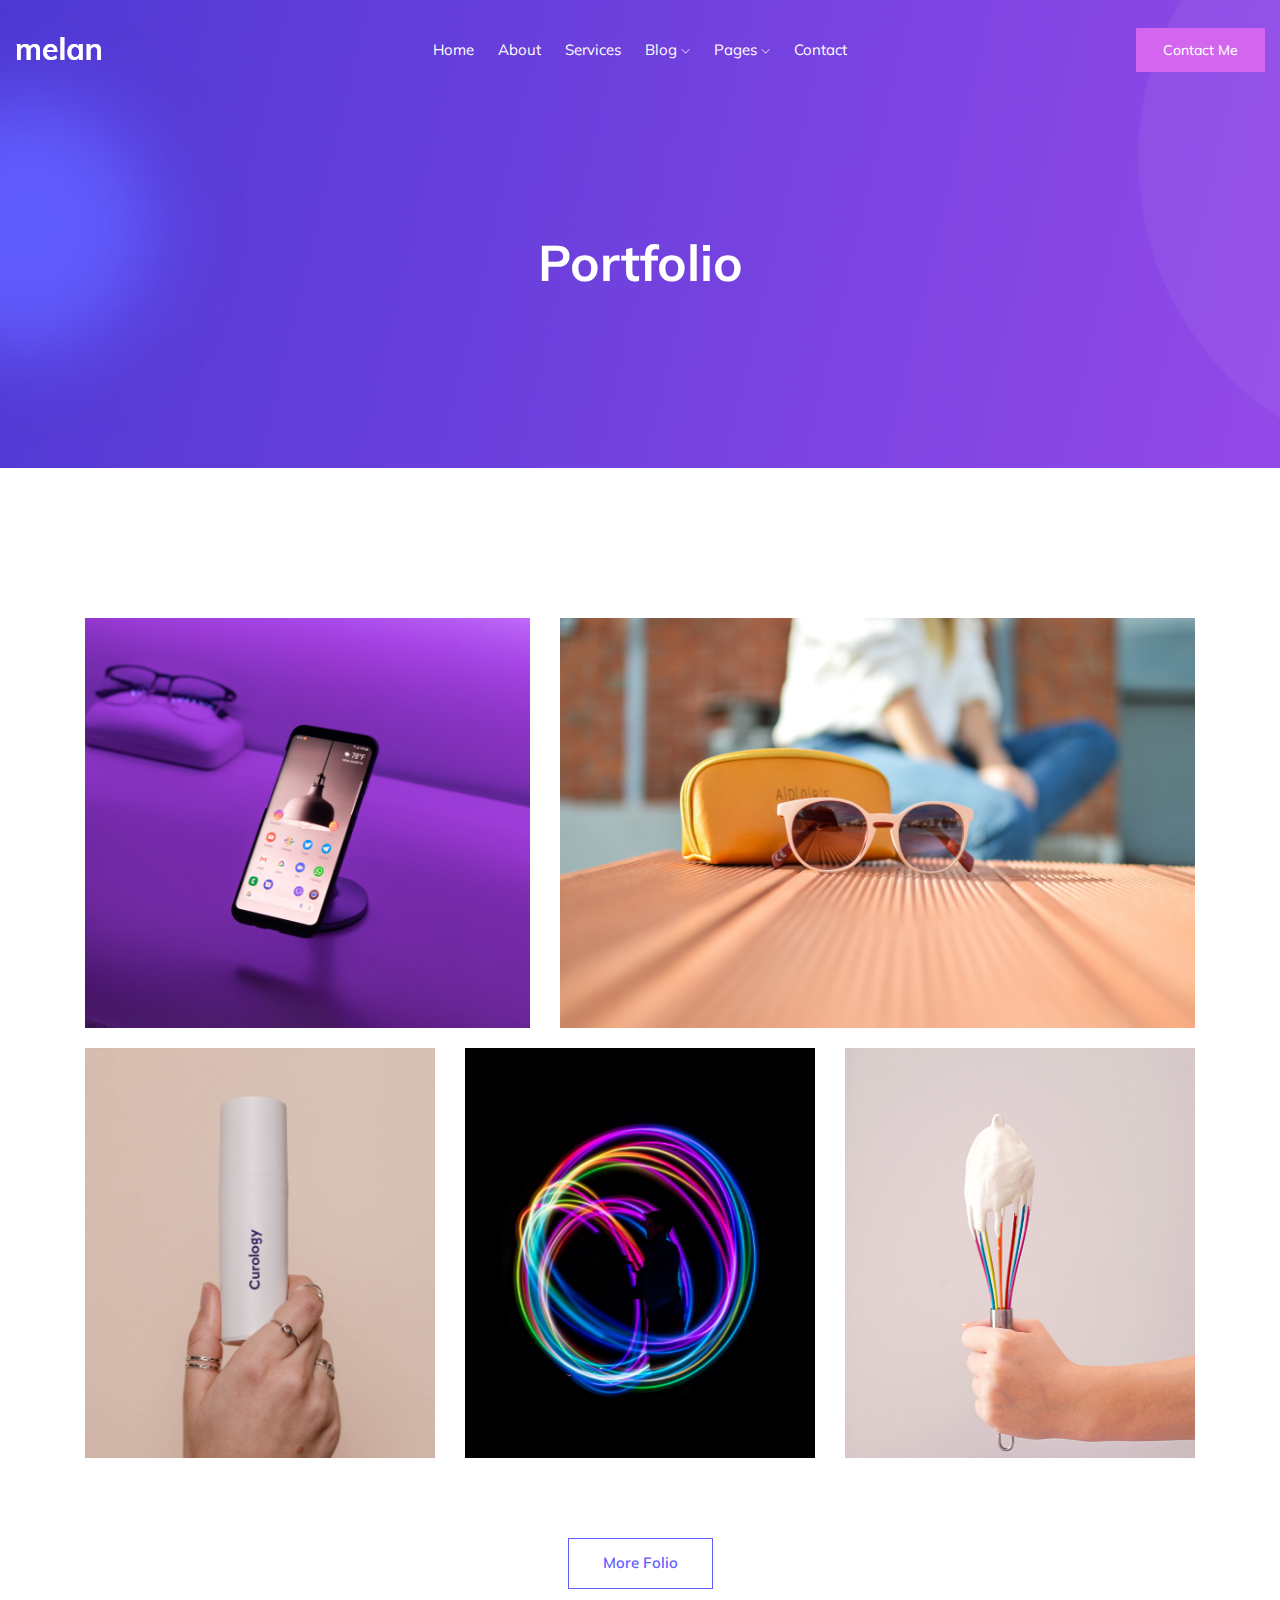
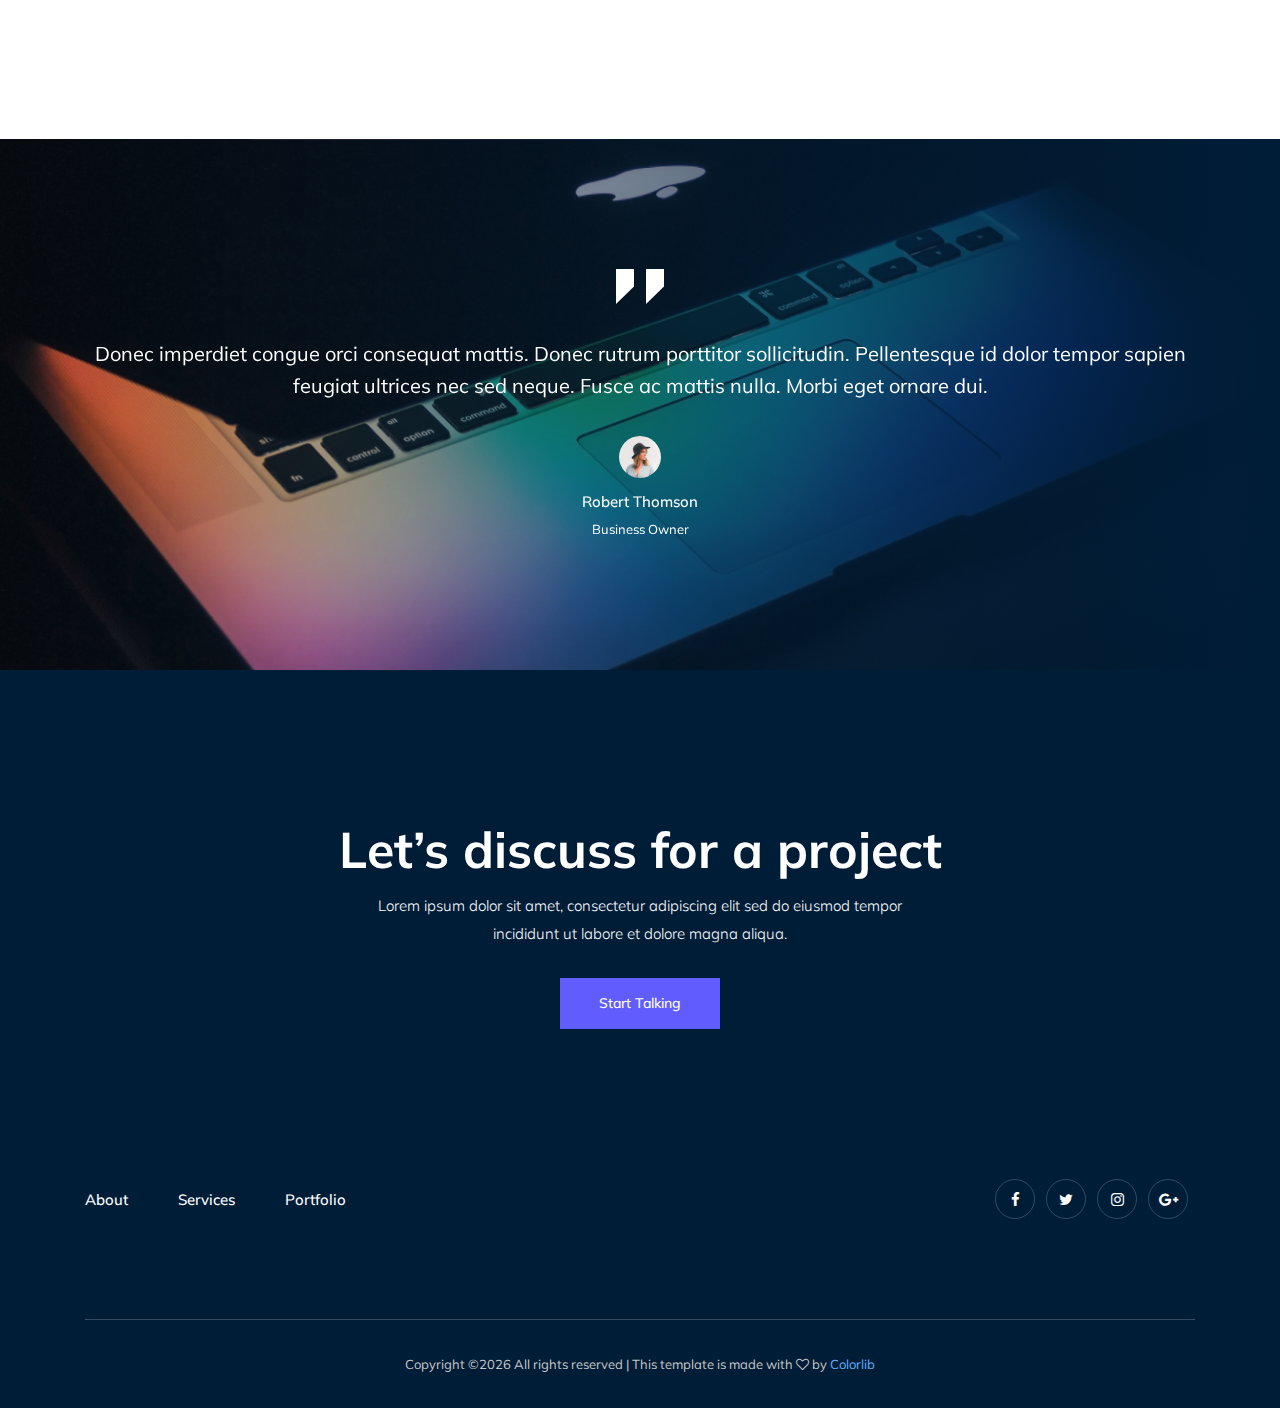
<file: portfolio.html>
<!doctype html>
<html class="no-js" lang="zxx">

<head>
    <meta charset="utf-8">
    <meta http-equiv="x-ua-compatible" content="ie=edge">
    <title>Melan</title>
    <meta name="description" content="">
    <meta name="viewport" content="width=device-width, initial-scale=1">

    <!-- <link rel="manifest" href="site.webmanifest"> -->
    <!-- Place favicon.ico in the root directory -->

    <!-- CSS here -->
    <link rel="stylesheet" href="css/bootstrap.min.css">
    <link rel="stylesheet" href="css/owl.carousel.min.css">
    <link rel="stylesheet" href="css/magnific-popup.css">
    <link rel="stylesheet" href="css/font-awesome.min.css">
    <link rel="stylesheet" href="css/themify-icons.css">
    <link rel="stylesheet" href="css/nice-select.css">
    <link rel="stylesheet" href="css/flaticon.css">
    <link rel="stylesheet" href="css/gijgo.css">
    <link rel="stylesheet" href="css/animate.min.css">
    <link rel="stylesheet" href="css/slick.css">
    <link rel="stylesheet" href="css/slicknav.css">
    <link rel="stylesheet" href="css/style.css">
    <!-- <link rel="stylesheet" href="css/responsive.css"> -->
</head>

<body>
    <!--[if lte IE 9]>
            <p class="browserupgrade">You are using an <strong>outdated</strong> browser. Please <a href="https://browsehappy.com/">upgrade your browser</a> to improve your experience and security.</p>
        <![endif]-->

    <!-- header-start -->
    <header>
        <div class="header-area ">
            <div id="sticky-header" class="main-header-area">
                <div class="container-fluid">
                    <div class="row align-items-center">
                        <div class="col-xl-3 col-lg-2">
                            <div class="logo">
                                <a href="index.html">
                                    <img src="img/logo.png" alt="">
                                </a>
                            </div>
                        </div>
                        <div class="col-xl-6 col-lg-7">
                            <div class="main-menu  d-none d-lg-block">
                                <nav>
                                    <ul id="navigation">
                                        <li><a class="active" href="index.html">home</a></li>
                                        <li><a href="about.html">About</a></li>
                                        <li><a href="services.html">Services</a></li>
                                        <li><a href="#">blog <i class="ti-angle-down"></i></a>
                                            <ul class="submenu">
                                                <li><a href="blog.html">blog</a></li>
                                                <li><a href="single-blog.html">single-blog</a></li>
                                            </ul>
                                        </li>
                                        <li><a href="#">pages <i class="ti-angle-down"></i></a>
                                            <ul class="submenu">
                                                <li><a href="portfolio.html">Portfolio</a></li>
                                                 <li><a href="elements.html">elements</a></li>
                                            </ul>
                                        </li>
                                        <li><a href="contact.html">Contact</a></li>
                                    </ul>
                                </nav>
                            </div>
                        </div>
                        <div class="col-xl-3 col-lg-3 d-none d-lg-block">
                            <div class="Appointment">
                                <div class="book_btn d-none d-lg-block">
                                    <a  href="#">Contact Me</a>
                                </div>
                            </div>
                        </div>
                        <div class="col-12">
                            <div class="mobile_menu d-block d-lg-none"></div>
                        </div>
                    </div>

                </div>
            </div>
        </div>
    </header>
    <!-- header-end -->

    <!-- bradcam_area  -->
    <div class="bradcam_area bradcam_bg_1">
        <div class="container">
            <div class="row">
                <div class="col-xl-12">
                    <div class="bradcam_text text-center">
                        <h3>Portfolio</h3>
                    </div>
                </div>
            </div>
        </div>
    </div>
    <!-- /bradcam_area  -->

    <!-- portfolio_image_area  -->
    <div class="portfolio_image_area dec_margin">
        <div class="container">
            <div class="row">
                <div class="col-xl-5 col-md-5">
                    <div class="single_Portfolio">
                        <div class="portfolio_thumb">
                            <img src="img/portfolio/1.png" alt="">
                        </div>
                        <a href="img/portfolio/1.png" class="popup popup-image"></a>
                        <div class="portfolio_hover">
                            <div class="title">
                                    <h3>Product Design</h3>
                            </div>
                        </div>
                    </div>
                </div>
                <div class="col-xl-7 col-md-7">
                    <div class="single_Portfolio">
                        <div class="portfolio_thumb">
                            <img src="img/portfolio/2.png" alt="">
                        </div>
                        <a href="img/portfolio/2.png" class="popup popup-image"></a>
                        <div class="portfolio_hover">
                            <div class="title">
                                    <h3>Product Design</h3>
                            </div>
                        </div>
                    </div>
                </div>
                <div class="col-xl-4 col-md-6 col-lg-4">
                    <div class="single_Portfolio">
                        <div class="portfolio_thumb">
                            <img src="img/portfolio/3.png" alt="">
                        </div>
                        <a href="img/portfolio/3.png" class="popup popup-image"></a>
                        <div class="portfolio_hover">
                            <div class="title">
                                    <h3>Product Design</h3>
                            </div>
                        </div>
                    </div>
                </div>
                <div class="col-xl-4 col-md-6 col-lg-4">
                    <div class="single_Portfolio">
                        <div class="portfolio_thumb">
                            <img src="img/portfolio/4.png" alt="">
                        </div>
                        <a href="img/portfolio/4.png" class="popup popup-image"></a>
                        <div class="portfolio_hover">
                            <div class="title">
                                    <h3>Product Design</h3>
                            </div>
                        </div>
                    </div>
                </div>
                <div class="col-xl-4 col-md-12 col-lg-4">
                    <div class="single_Portfolio">
                        <div class="portfolio_thumb">
                            <img src="img/portfolio/5.png" alt="">
                        </div>
                        <a href="img/portfolio/5.png" class="popup popup-image"></a>
                        <div class="portfolio_hover">
                            <div class="title">
                                    <h3>Product Design</h3>
                            </div>
                        </div>
                    </div>
                </div>
            </div>
            <div class="row">
                <div class="col-xl-12">
                    <div class="more_portfolio text-center">
                        <a class="line_btn" href="#">More Folio</a>
                    </div>
                </div>
            </div>
        </div>
    </div>
    <!--/ portfolio_image_area  -->
    <!-- testimonial_area  -->
    <div class="testimonial_area ">
            <div class="container">
                <div class="row">
                    <div class="col-xl-12">
                        <div class="testmonial_active owl-carousel">
                            <div class="single_carousel">
                                    <div class="single_testmonial text-center">
                                            <div class="quote">
                                                <img src="img/testmonial/quote.svg" alt="">
                                            </div>
                                            <p>Donec imperdiet congue orci consequat mattis. Donec rutrum porttitor <br> 
                                                    sollicitudin. Pellentesque id dolor tempor sapien feugiat ultrices nec sed neque.  <br>
                                                    Fusce ac mattis nulla. Morbi eget ornare dui. </p>
                                            <div class="testmonial_author">
                                                <div class="thumb">
                                                        <img src="img/testmonial/thumb.png" alt="">
                                                </div>
                                                <h3>Robert Thomson</h3>
                                                <span>Business Owner</span>
                                            </div>
                                        </div>
                            </div>
                            <div class="single_carousel">
                                    <div class="single_testmonial text-center">
                                            <div class="quote">
                                                <img src="img/testmonial/quote.svg" alt="">
                                            </div>
                                            <p>Donec imperdiet congue orci consequat mattis. Donec rutrum porttitor <br> 
                                                    sollicitudin. Pellentesque id dolor tempor sapien feugiat ultrices nec sed neque.  <br>
                                                    Fusce ac mattis nulla. Morbi eget ornare dui. </p>
                                            <div class="testmonial_author">
                                                <div class="thumb">
                                                        <img src="img/testmonial/thumb.png" alt="">
                                                </div>
                                                <h3>Robert Thomson</h3>
                                                <span>Business Owner</span>
                                            </div>
                                        </div>
                            </div>
                            <div class="single_carousel">
                                    <div class="single_testmonial text-center">
                                            <div class="quote">
                                                <img src="img/testmonial/quote.svg" alt="">
                                            </div>
                                            <p>Donec imperdiet congue orci consequat mattis. Donec rutrum porttitor <br> 
                                                    sollicitudin. Pellentesque id dolor tempor sapien feugiat ultrices nec sed neque.  <br>
                                                    Fusce ac mattis nulla. Morbi eget ornare dui. </p>
                                            <div class="testmonial_author">
                                                <div class="thumb">
                                                        <img src="img/testmonial/thumb.png" alt="">
                                                </div>
                                                <h3>Robert Thomson</h3>
                                                <span>Business Owner</span>
                                            </div>
                                        </div>
                            </div>
                        </div>
                    </div>
                </div>
            </div>
        </div>
        <!-- /testimonial_area  -->
    
    <div class="discuss_projects">
        <div class="container">
            <div class="row">
                <div class="col-xl-12">
                    <div class="project_text text-center">
                        <h3>Let’s discuss for a project</h3>
                        <p>Lorem ipsum dolor sit amet, consectetur adipiscing elit sed do eiusmod tempor <br> incididunt ut labore et dolore magna aliqua.</p>
                        <a class="boxed-btn3" href="#">Start Talking</a>
                    </div>
                </div>
            </div>
        </div>
    </div>

    <!-- footer start -->
    <footer class="footer">
        <div class="footer_top">
            <div class="container">
                <div class="row align-items-center">
                    <div class="col-xl-6 col-md-6">
                        <div class="menu_links">
                            <ul>
                                <li><a href="#">About</a></li>
                                <li><a href="#">Services</a></li>
                                <li><a href="#">Portfolio</a></li>
                            </ul>
                        </div>
                    </div>
                    <div class="col-xl-6 col-md-6">
                        <div class="socail_links">
                            <ul>
                                <li><a href="#"> <i class="fa fa-facebook"></i> </a></li>
                                <li><a href="#"> <i class="fa fa-twitter"></i> </a></li>
                                <li><a href="#"> <i class="fa fa-instagram"></i> </a></li>
                                <li><a href="#"> <i class="fa fa-google-plus"></i> </a></li>
                            </ul>
                        </div>
                    </div>
                </div>
            </div>
        </div>
        <div class="copy-right_text">
            <div class="container">
                <div class="footer_border"></div>
                <div class="row">
                    <div class="col-xl-12">
                        <p class="copy_right text-center">
                            <!-- Link back to Colorlib can't be removed. Template is licensed under CC BY 3.0. -->
Copyright &copy;<script>document.write(new Date().getFullYear());</script> All rights reserved | This template is made with <i class="fa fa-heart-o" aria-hidden="true"></i> by <a href="https://colorlib.com" target="_blank">Colorlib</a>
<!-- Link back to Colorlib can't be removed. Template is licensed under CC BY 3.0. -->
                        </p>
                    </div>
                </div>
            </div>
        </div>
    </footer>
    <!--/ footer end  -->

    <!-- JS here -->
    <script src="js/vendor/modernizr-3.5.0.min.js"></script>
    <script src="js/vendor/jquery-1.12.4.min.js"></script>
    <script src="js/popper.min.js"></script>
    <script src="js/bootstrap.min.js"></script>
    <script src="js/owl.carousel.min.js"></script>
    <script src="js/isotope.pkgd.min.js"></script>
    <script src="js/ajax-form.js"></script>
    <script src="js/waypoints.min.js"></script>
    <script src="js/jquery.counterup.min.js"></script>
    <script src="js/imagesloaded.pkgd.min.js"></script>
    <script src="js/scrollIt.js"></script>
    <script src="js/jquery.scrollUp.min.js"></script>
    <script src="js/wow.min.js"></script>
    <script src="js/nice-select.min.js"></script>
    <script src="js/jquery.slicknav.min.js"></script>
    <script src="js/jquery.magnific-popup.min.js"></script>
    <script src="js/plugins.js"></script>
    <script src="js/gijgo.min.js"></script>

    <!--contact js-->
    <script src="js/contact.js"></script>
    <script src="js/jquery.ajaxchimp.min.js"></script>
    <script src="js/jquery.form.js"></script>
    <script src="js/jquery.validate.min.js"></script>
    <script src="js/mail-script.js"></script>

    <script src="js/main.js"></script>
</body>

</html>
</file>
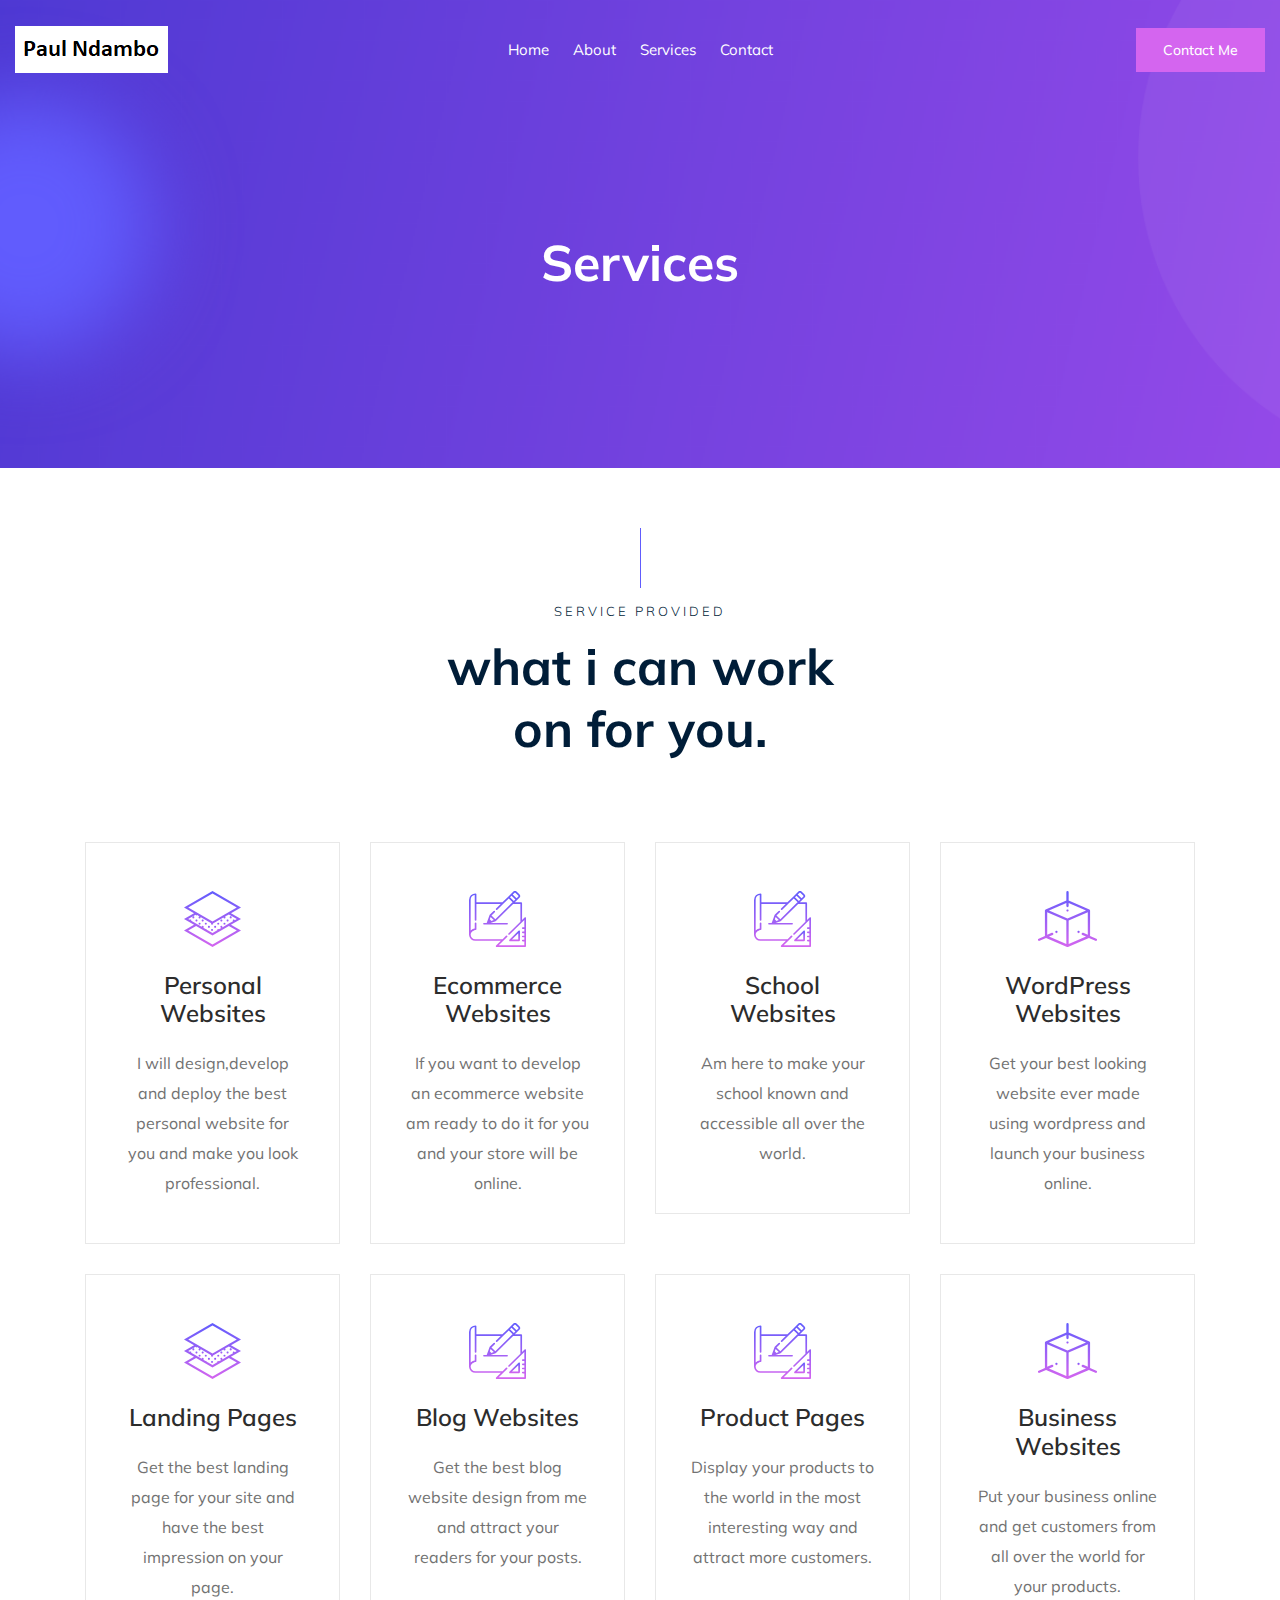
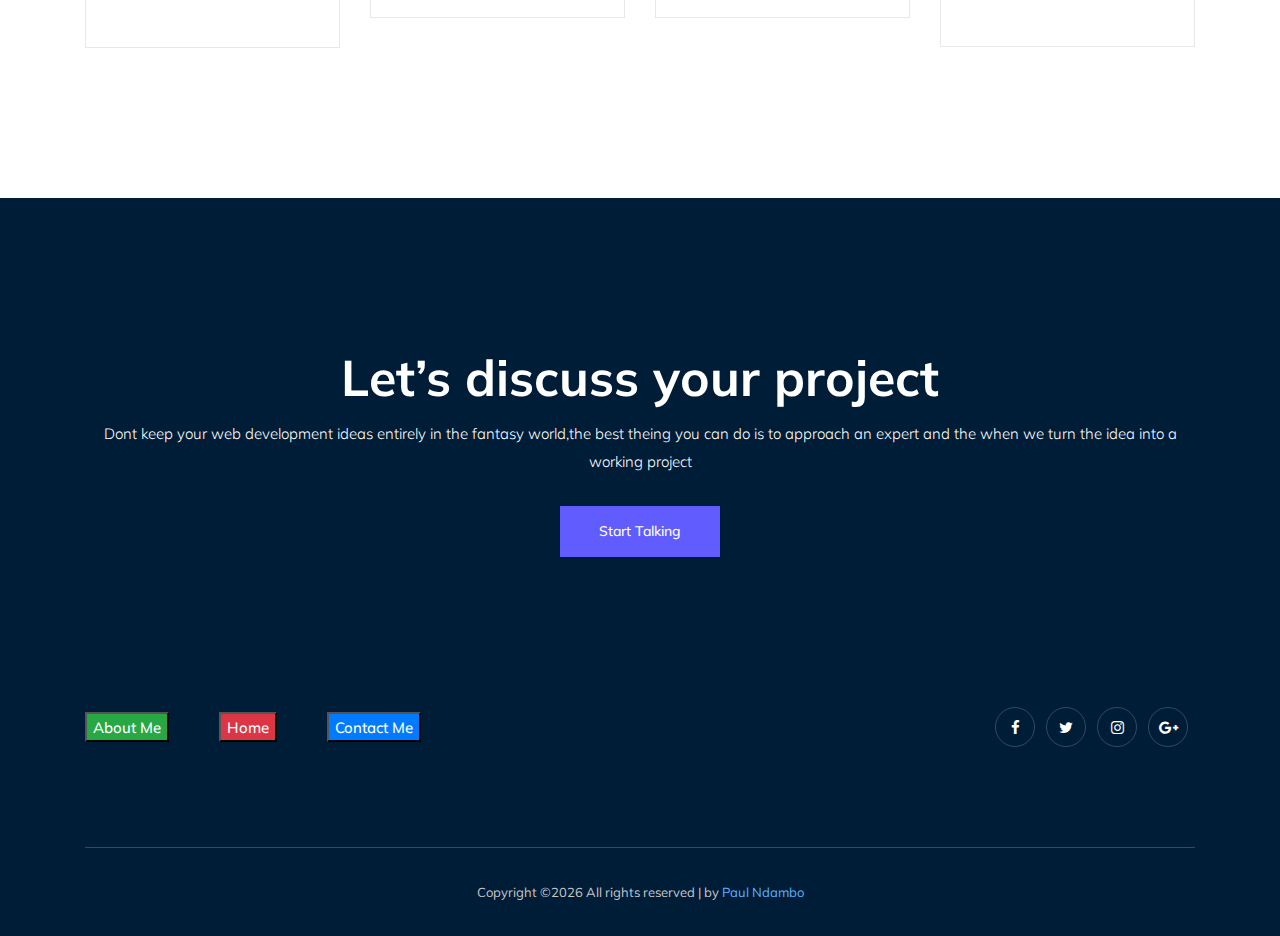
<file: services.html>
<!doctype html>
<html class="no-js" lang="zxx">

<head>
    <meta charset="utf-8">
    <meta http-equiv="x-ua-compatible" content="ie=edge">
    <title>Paul Ndambo</title>
    <meta name="description" content="">
    <meta name="viewport" content="width=device-width, initial-scale=1">

    <!-- <link rel="manifest" href="site.webmanifest"> -->
    <!-- Place favicon.ico in the root directory -->

    <!-- CSS here -->
    <link rel="stylesheet" href="css/bootstrap.min.css">
    <link rel="stylesheet" href="css/owl.carousel.min.css">
    <link rel="stylesheet" href="css/magnific-popup.css">
    <link rel="stylesheet" href="css/font-awesome.min.css">
    <link rel="stylesheet" href="css/themify-icons.css">
    <link rel="stylesheet" href="css/nice-select.css">
    <link rel="stylesheet" href="css/flaticon.css">
    <link rel="stylesheet" href="css/gijgo.css">
    <link rel="stylesheet" href="css/animate.min.css">
    <link rel="stylesheet" href="css/slick.css">
    <link rel="stylesheet" href="css/slicknav.css">
    <link rel="stylesheet" href="css/style.css">
    <!-- <link rel="stylesheet" href="css/responsive.css"> -->
</head>

<body>
    <!--[if lte IE 9]>
            <p class="browserupgrade">You are using an <strong>outdated</strong> browser. Please <a href="https://browsehappy.com/">upgrade your browser</a> to improve your experience and security.</p>
        <![endif]-->

    <!-- header-start -->
    <header>
        <div class="header-area ">
            <div id="sticky-header" class="main-header-area">
                <div class="container-fluid">
                    <div class="row align-items-center">
                        <div class="col-xl-3 col-lg-2">
                            <div class="logo">
                                <a href="index.html">
                                    <img src="img/logo1.png" alt="">
                                </a>
                            </div>
                        </div>
                        <div class="col-xl-6 col-lg-7">
                            <div class="main-menu  d-none d-lg-block">
                                <nav>
                                    <ul id="navigation">
                                        <li><a class="active" href="index.html">home</a></li>
                                        <li><a href="about.html">About</a></li>
                                        <li><a href="services.html">Services</a></li>
                                        <li><a href="contact.html">Contact</a></li>
                                    </ul>
                                </nav>
                            </div>
                        </div>
                        <div class="col-xl-3 col-lg-3 d-none d-lg-block">
                            <div class="Appointment">
                                <div class="book_btn d-none d-lg-block">
                                    <a  href="contact.html">Contact Me</a>
                                </div>
                            </div>
                        </div>
                        <div class="col-12">
                            <div class="mobile_menu d-block d-lg-none"></div>
                        </div>
                    </div>

                </div>
            </div>
        </div>
    </header>
    <!-- header-end -->

    <!-- bradcam_area  -->
    <div class="bradcam_area bradcam_bg_1">
        <div class="container">
            <div class="row">
                <div class="col-xl-12">
                    <div class="bradcam_text text-center">
                        <h3>Services</h3>
                    </div>
                </div>
            </div>
        </div>
    </div>
    <!-- /bradcam_area  -->
    <!-- service_area  -->
    <!-- service_area  -->
    <div class="service_area">
        <div class="container">
            <div class="row">
                <div class="col-xl-12">
                    <div class="section_title text-center mb-65">
                        <span>Service Provided</span>
                        <h3>what i can work  <br>
                                on for you.</h3>
                    </div>
                </div>
            </div>
            <div class="row">
                <div class="col-xl-3 col-md-3">
                    <div class="single_service text-center">
                        <div class="icon">
                            <img src="img/svg_icon/1.svg" alt="">
                        </div>
                        <h3>Personal Websites</h3>
                        <p>I will design,develop and deploy the best personal website for you and make you look professional.</p>
                    </div>
                </div>
                <div class="col-xl-3 col-md-3">
                    <div class="single_service text-center">
                        <div class="icon">
                            <img src="img/svg_icon/2.svg" alt="">
                        </div>
                        <h3>Ecommerce Websites</h3>
                        <p>If you want to develop an ecommerce website am ready to do it for you and your store will be online.</p>
                    </div>
                </div>
                <div class="col-xl-3 col-md-3">
                    <div class="single_service text-center">
                        <div class="icon">
                            <img src="img/svg_icon/2.svg" alt="">
                        </div>
                        <h3>School Websites</h3>
                        <p>Am here to make your school known and accessible all over the world.</p>
                    </div>
                </div>
                <div class="col-xl-3 col-md-3">
                    <div class="single_service text-center">
                        <div class="icon">
                            <img src="img/svg_icon/3.svg" alt="">
                        </div>
                        <h3>WordPress Websites</h3>
                        <p>Get your best looking website ever made using wordpress and launch your business online.</p>
                    </div>
                </div>
            </div>
            <div class="row">
                <div class="col-xl-3 col-md-3">
                    <div class="single_service text-center">
                        <div class="icon">
                            <img src="img/svg_icon/1.svg" alt="">
                        </div>
                        <h3>Landing Pages</h3>
                        <p>Get the best landing page for your site and have the best impression on your page.</p>
                    </div>
                </div>
                <div class="col-xl-3 col-md-3">
                    <div class="single_service text-center">
                        <div class="icon">
                            <img src="img/svg_icon/2.svg" alt="">
                        </div>
                        <h3>Blog Websites</h3>
                        <p>Get the best blog website design from me and attract your readers for your posts.</p>
                    </div>
                </div>
                <div class="col-xl-3 col-md-3">
                    <div class="single_service text-center">
                        <div class="icon">
                            <img src="img/svg_icon/2.svg" alt="">
                        </div>
                        <h3>Product Pages</h3>
                        <p>Display your products to the world in the most interesting way and attract more customers.</p>
                    </div>
                </div>
                <div class="col-xl-3 col-md-3">
                    <div class="single_service text-center">
                        <div class="icon">
                            <img src="img/svg_icon/3.svg" alt="">
                        </div>
                        <h3>Business Websites</h3>
                        <p>Put your business online and get customers from all over the world for your products.</p>
                    </div>
                </div>
            </div>
        </div>
    </div>

    <!--/ service_area  -->
        <!-- /testimonial_area  -->
    
   <div class="discuss_projects">
        <div class="container">
            <div class="row">
                <div class="col-xl-12">
                    <div class="project_text text-center">
                        <h3>Let’s  discuss your project</h3>
                        <p>Dont keep your web development ideas entirely in the fantasy world,the best theing you can
                        do is to approach an expert and the when we turn the idea into a working project</p>
                        <a class="boxed-btn3" href="contact.html">Start Talking</a>
                    </div>
                </div>
            </div>
        </div>
    </div>

    <!-- footer start -->
    <footer class="footer">
        <div class="footer_top">
            <div class="container">
                <div class="row align-items-center">
                    <div class="col-xl-6 col-md-6">
                        <div class="menu_links">
                            <ul>
                            <li><button class="bg-success"><a href="about.html">About Me</a></button></li>
                                <li><button class="bg-danger"><a href="index.html">Home</a></button></li>
                                <li><button class="bg-primary"><a href="contact.html">Contact Me</a></button></li>
                            </ul>
                        </div>
                    </div>
                    <div class="col-xl-6 col-md-6">
                        <div class="socail_links">
                            <ul>
                                <li><a href="#"> <i class="fa fa-facebook"></i> </a></li>
                                <li><a href="#"> <i class="fa fa-twitter"></i> </a></li>
                                <li><a href="#"> <i class="fa fa-instagram"></i> </a></li>
                                <li><a href="#"> <i class="fa fa-google-plus"></i> </a></li>
                            </ul>
                        </div>
                    </div>
                </div>
            </div>
        </div>
        <div class="copy-right_text">
            <div class="container">
                <div class="footer_border"></div>
                <div class="row">
                    <div class="col-xl-12">
                        <p class="copy_right text-center">
                            <!-- Link back to Colorlib can't be removed. Template is licensed under CC BY 3.0. -->
Copyright &copy;<script>document.write(new Date().getFullYear());</script> All rights reserved | </i> by <a href="index.html" target="_blank">Paul Ndambo</a>
<!-- Link back to Colorlib can't be removed. Template is licensed under CC BY 3.0. -->
                        </p>
                    </div>
                </div>
            </div>
        </div>
    </footer>
    <!--/ footer end  -->

    <!-- JS here -->
    <script src="js/vendor/modernizr-3.5.0.min.js"></script>
    <script src="js/vendor/jquery-1.12.4.min.js"></script>
    <script src="js/popper.min.js"></script>
    <script src="js/bootstrap.min.js"></script>
    <script src="js/owl.carousel.min.js"></script>
    <script src="js/isotope.pkgd.min.js"></script>
    <script src="js/ajax-form.js"></script>
    <script src="js/waypoints.min.js"></script>
    <script src="js/jquery.counterup.min.js"></script>
    <script src="js/imagesloaded.pkgd.min.js"></script>
    <script src="js/scrollIt.js"></script>
    <script src="js/jquery.scrollUp.min.js"></script>
    <script src="js/wow.min.js"></script>
    <script src="js/nice-select.min.js"></script>
    <script src="js/jquery.slicknav.min.js"></script>
    <script src="js/jquery.magnific-popup.min.js"></script>
    <script src="js/plugins.js"></script>
    <script src="js/gijgo.min.js"></script>

    <!--contact js-->
    <script src="js/contact.js"></script>
    <script src="js/jquery.ajaxchimp.min.js"></script>
    <script src="js/jquery.form.js"></script>
    <script src="js/jquery.validate.min.js"></script>
    <script src="js/mail-script.js"></script>

    <script src="js/main.js"></script>
</body>

</html>
</file>
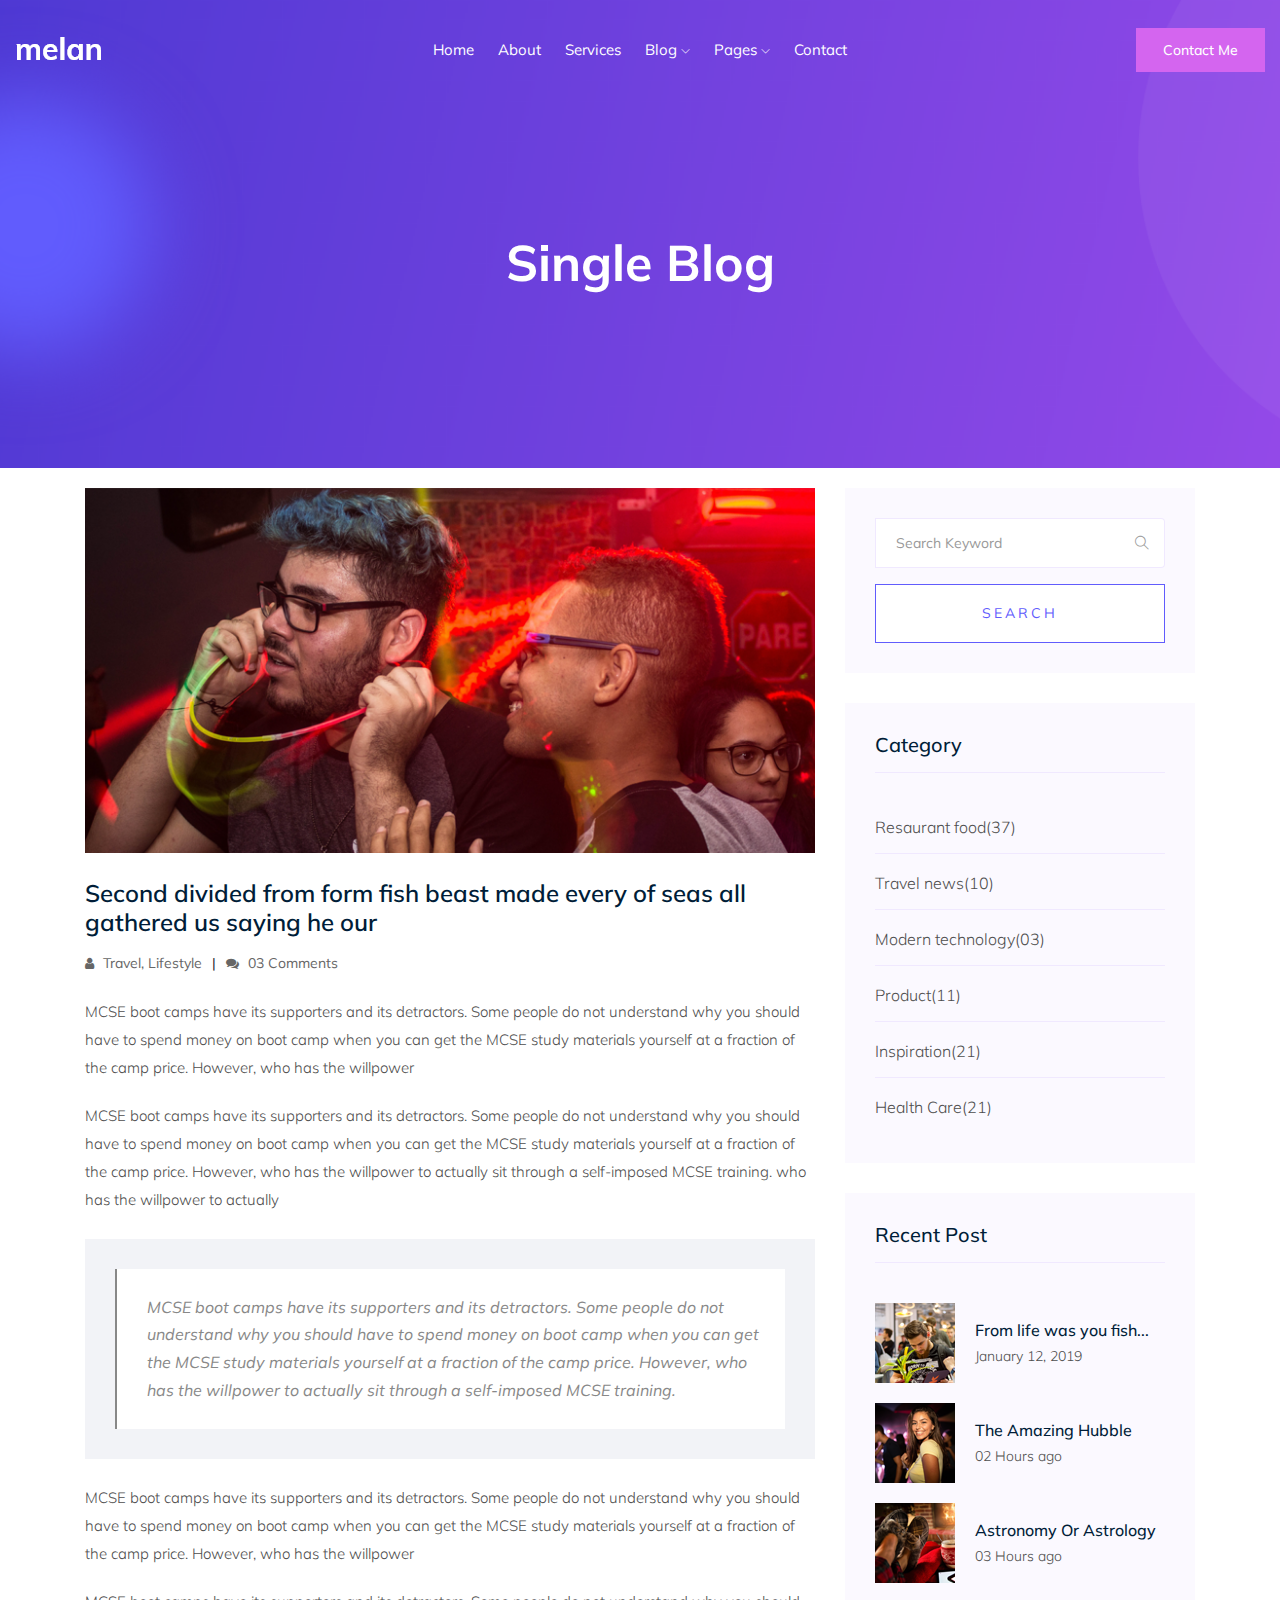
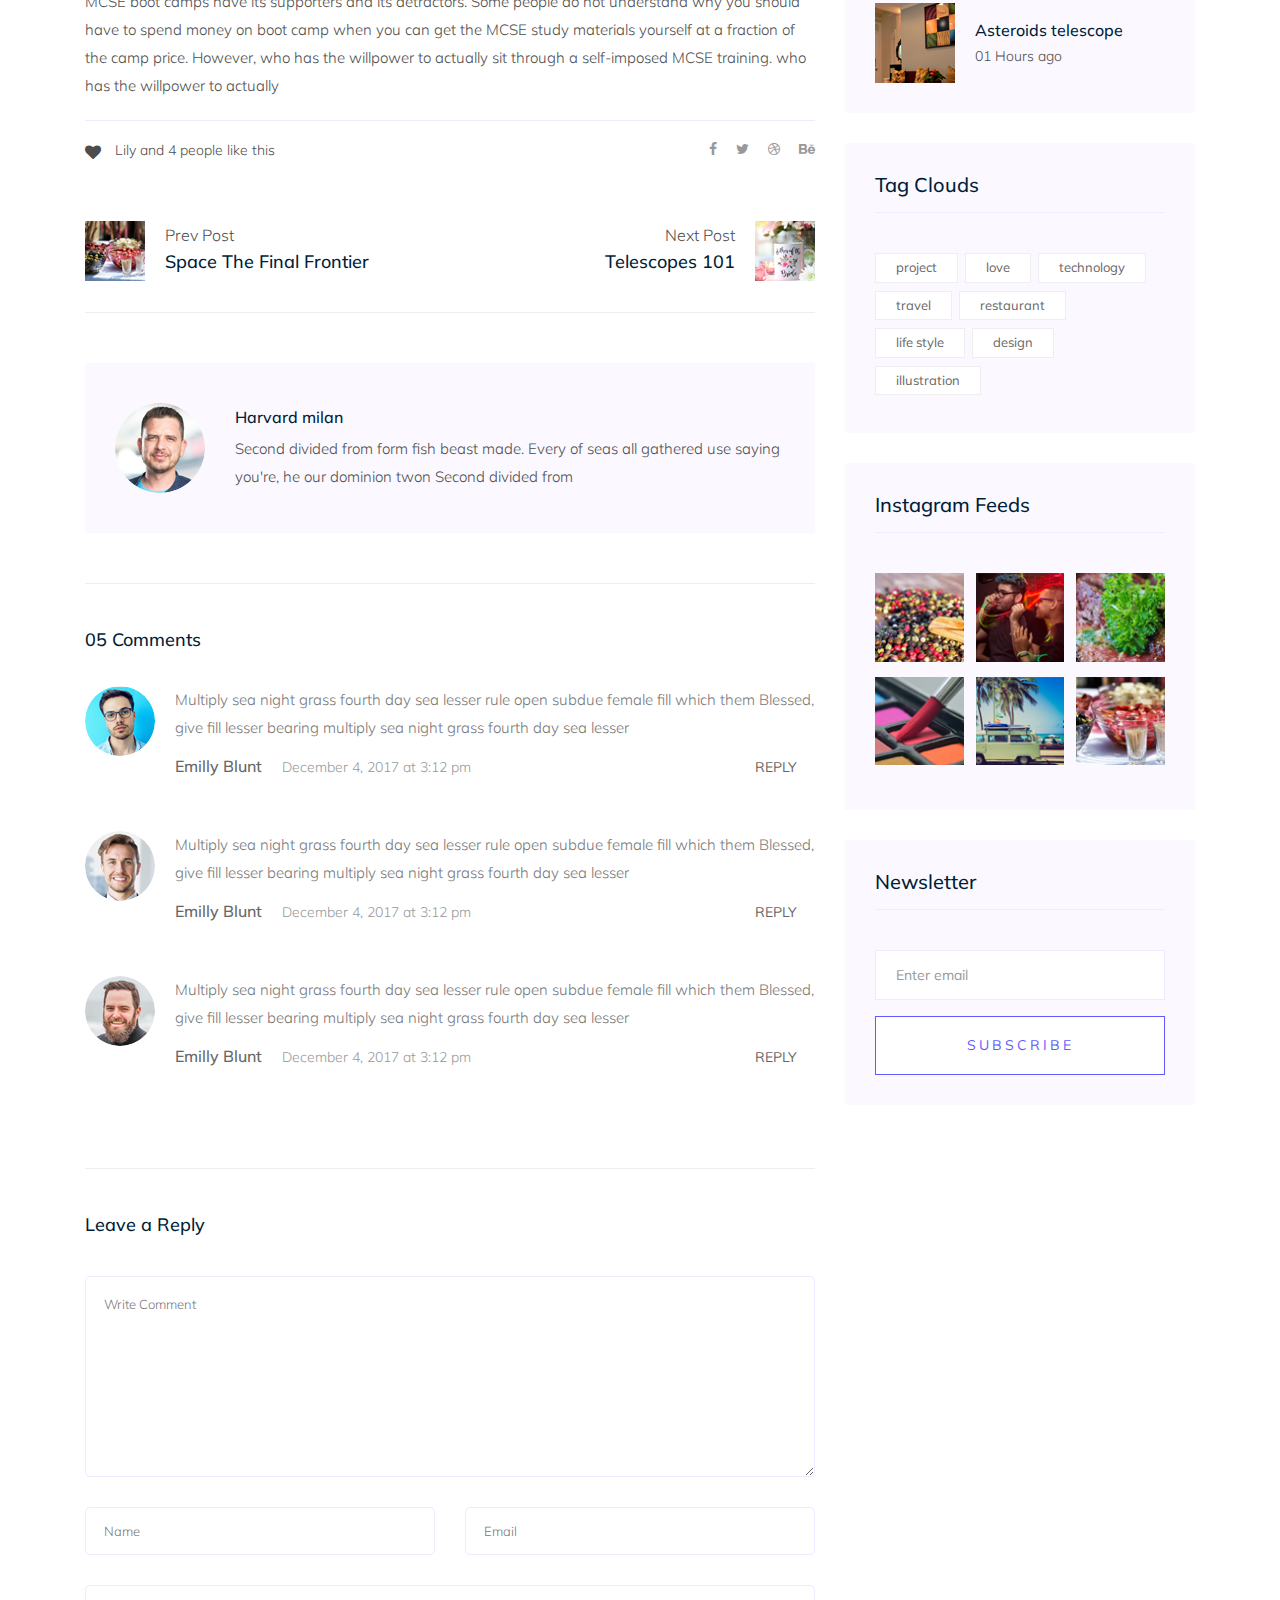
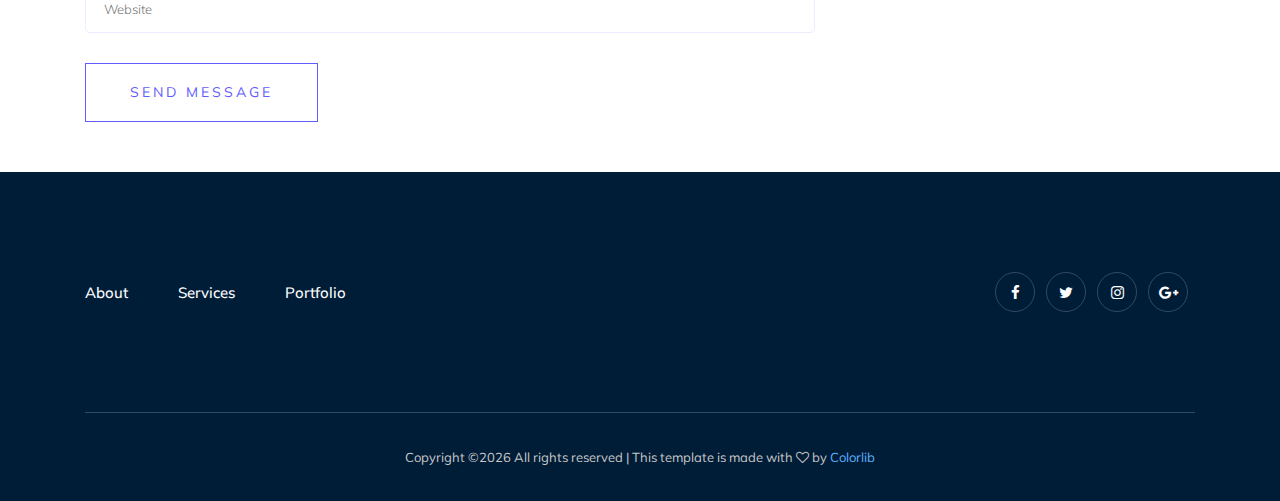
<file: single-blog.html>
<!doctype html>
<html class="no-js" lang="zxx">

<head>
   <meta charset="utf-8">
   <meta http-equiv="x-ua-compatible" content="ie=edge">
   <title>Melan</title>
   <meta name="description" content="">
   <meta name="viewport" content="width=device-width, initial-scale=1">

   <!-- <link rel="manifest" href="site.webmanifest"> -->
   <!-- Place favicon.ico in the root directory -->

   <!-- CSS here -->
   <link rel="stylesheet" href="css/bootstrap.min.css">
   <link rel="stylesheet" href="css/owl.carousel.min.css">
   <link rel="stylesheet" href="css/magnific-popup.css">
   <link rel="stylesheet" href="css/font-awesome.min.css">
   <link rel="stylesheet" href="css/themify-icons.css">
   <link rel="stylesheet" href="css/nice-select.css">
   <link rel="stylesheet" href="css/flaticon.css">
   <link rel="stylesheet" href="css/gijgo.css">
   <link rel="stylesheet" href="css/animate.min.css">
   <link rel="stylesheet" href="css/slicknav.css">
   <link rel="stylesheet" href="css/style.css">
   <!-- <link rel="stylesheet" href="css/responsive.css"> -->
</head>

<body>
   <!--[if lte IE 9]>
            <p class="browserupgrade">You are using an <strong>outdated</strong> browser. Please <a href="https://browsehappy.com/">upgrade your browser</a> to improve your experience and security.</p>
        <![endif]-->
    <!-- header-start -->
    <header>
         <div class="header-area ">
             <div id="sticky-header" class="main-header-area">
                 <div class="container-fluid">
                     <div class="row align-items-center">
                         <div class="col-xl-3 col-lg-2">
                             <div class="logo">
                                 <a href="index.html">
                                     <img src="img/logo.png" alt="">
                                 </a>
                             </div>
                         </div>
                         <div class="col-xl-6 col-lg-7">
                             <div class="main-menu  d-none d-lg-block">
                                 <nav>
                                     <ul id="navigation">
                                         <li><a class="active" href="index.html">home</a></li>
                                         <li><a href="about.html">About</a></li>
                                         <li><a href="services.html">Services</a></li>
                                         <li><a href="#">blog <i class="ti-angle-down"></i></a>
                                             <ul class="submenu">
                                                 <li><a href="blog.html">blog</a></li>
                                                 <li><a href="single-blog.html">single-blog</a></li>
                                             </ul>
                                         </li>
                                         <li><a href="#">pages <i class="ti-angle-down"></i></a>
                                             <ul class="submenu">
                                                  <li><a href="elements.html">elements</a></li>
                                             </ul>
                                         </li>
                                         <li><a href="contact.html">Contact</a></li>
                                     </ul>
                                 </nav>
                             </div>
                         </div>
                         <div class="col-xl-3 col-lg-3 d-none d-lg-block">
                             <div class="Appointment">
                                 <div class="book_btn d-none d-lg-block">
                                     <a  href="#">Contact Me</a>
                                 </div>
                             </div>
                         </div>
                         <div class="col-12">
                             <div class="mobile_menu d-block d-lg-none"></div>
                         </div>
                     </div>
 
                 </div>
             </div>
         </div>
     </header>
     <!-- header-end -->
 
     <!-- bradcam_area  -->
     <div class="bradcam_area bradcam_bg_1">
         <div class="container">
             <div class="row">
                 <div class="col-xl-12">
                     <div class="bradcam_text text-center">
                         <h3>Single Blog</h3>
                     </div>
                 </div>
             </div>
         </div>
     </div>
     <!-- /bradcam_area  -->

   <!--================Blog Area =================-->
   <section class="blog_area single-post-area section-padding">
      <div class="container">
         <div class="row">
            <div class="col-lg-8 posts-list">
               <div class="single-post">
                  <div class="feature-img">
                     <img class="img-fluid" src="img/blog/single_blog_1.png" alt="">
                  </div>
                  <div class="blog_details">
                     <h2>Second divided from form fish beast made every of seas
                        all gathered us saying he our
                     </h2>
                     <ul class="blog-info-link mt-3 mb-4">
                        <li><a href="#"><i class="fa fa-user"></i> Travel, Lifestyle</a></li>
                        <li><a href="#"><i class="fa fa-comments"></i> 03 Comments</a></li>
                     </ul>
                     <p class="excert">
                        MCSE boot camps have its supporters and its detractors. Some people do not understand why you
                        should have to spend money on boot camp when you can get the MCSE study materials yourself at a
                        fraction of the camp price. However, who has the willpower
                     </p>
                     <p>
                        MCSE boot camps have its supporters and its detractors. Some people do not understand why you
                        should have to spend money on boot camp when you can get the MCSE study materials yourself at a
                        fraction of the camp price. However, who has the willpower to actually sit through a
                        self-imposed MCSE training. who has the willpower to actually
                     </p>
                     <div class="quote-wrapper">
                        <div class="quotes">
                           MCSE boot camps have its supporters and its detractors. Some people do not understand why you
                           should have to spend money on boot camp when you can get the MCSE study materials yourself at
                           a fraction of the camp price. However, who has the willpower to actually sit through a
                           self-imposed MCSE training.
                        </div>
                     </div>
                     <p>
                        MCSE boot camps have its supporters and its detractors. Some people do not understand why you
                        should have to spend money on boot camp when you can get the MCSE study materials yourself at a
                        fraction of the camp price. However, who has the willpower
                     </p>
                     <p>
                        MCSE boot camps have its supporters and its detractors. Some people do not understand why you
                        should have to spend money on boot camp when you can get the MCSE study materials yourself at a
                        fraction of the camp price. However, who has the willpower to actually sit through a
                        self-imposed MCSE training. who has the willpower to actually
                     </p>
                  </div>
               </div>
               <div class="navigation-top">
                  <div class="d-sm-flex justify-content-between text-center">
                     <p class="like-info"><span class="align-middle"><i class="fa fa-heart"></i></span> Lily and 4
                        people like this</p>
                     <div class="col-sm-4 text-center my-2 my-sm-0">
                        <!-- <p class="comment-count"><span class="align-middle"><i class="fa fa-comment"></i></span> 06 Comments</p> -->
                     </div>
                     <ul class="social-icons">
                        <li><a href="#"><i class="fa fa-facebook-f"></i></a></li>
                        <li><a href="#"><i class="fa fa-twitter"></i></a></li>
                        <li><a href="#"><i class="fa fa-dribbble"></i></a></li>
                        <li><a href="#"><i class="fa fa-behance"></i></a></li>
                     </ul>
                  </div>
                  <div class="navigation-area">
                     <div class="row">
                        <div
                           class="col-lg-6 col-md-6 col-12 nav-left flex-row d-flex justify-content-start align-items-center">
                           <div class="thumb">
                              <a href="#">
                                 <img class="img-fluid" src="img/post/preview.png" alt="">
                              </a>
                           </div>
                           <div class="arrow">
                              <a href="#">
                                 <span class="lnr text-white ti-arrow-left"></span>
                              </a>
                           </div>
                           <div class="detials">
                              <p>Prev Post</p>
                              <a href="#">
                                 <h4>Space The Final Frontier</h4>
                              </a>
                           </div>
                        </div>
                        <div
                           class="col-lg-6 col-md-6 col-12 nav-right flex-row d-flex justify-content-end align-items-center">
                           <div class="detials">
                              <p>Next Post</p>
                              <a href="#">
                                 <h4>Telescopes 101</h4>
                              </a>
                           </div>
                           <div class="arrow">
                              <a href="#">
                                 <span class="lnr text-white ti-arrow-right"></span>
                              </a>
                           </div>
                           <div class="thumb">
                              <a href="#">
                                 <img class="img-fluid" src="img/post/next.png" alt="">
                              </a>
                           </div>
                        </div>
                     </div>
                  </div>
               </div>
               <div class="blog-author">
                  <div class="media align-items-center">
                     <img src="img/blog/author.png" alt="">
                     <div class="media-body">
                        <a href="#">
                           <h4>Harvard milan</h4>
                        </a>
                        <p>Second divided from form fish beast made. Every of seas all gathered use saying you're, he
                           our dominion twon Second divided from</p>
                     </div>
                  </div>
               </div>
               <div class="comments-area">
                  <h4>05 Comments</h4>
                  <div class="comment-list">
                     <div class="single-comment justify-content-between d-flex">
                        <div class="user justify-content-between d-flex">
                           <div class="thumb">
                              <img src="img/comment/comment_1.png" alt="">
                           </div>
                           <div class="desc">
                              <p class="comment">
                                 Multiply sea night grass fourth day sea lesser rule open subdue female fill which them
                                 Blessed, give fill lesser bearing multiply sea night grass fourth day sea lesser
                              </p>
                              <div class="d-flex justify-content-between">
                                 <div class="d-flex align-items-center">
                                    <h5>
                                       <a href="#">Emilly Blunt</a>
                                    </h5>
                                    <p class="date">December 4, 2017 at 3:12 pm </p>
                                 </div>
                                 <div class="reply-btn">
                                    <a href="#" class="btn-reply text-uppercase">reply</a>
                                 </div>
                              </div>
                           </div>
                        </div>
                     </div>
                  </div>
                  <div class="comment-list">
                     <div class="single-comment justify-content-between d-flex">
                        <div class="user justify-content-between d-flex">
                           <div class="thumb">
                              <img src="img/comment/comment_2.png" alt="">
                           </div>
                           <div class="desc">
                              <p class="comment">
                                 Multiply sea night grass fourth day sea lesser rule open subdue female fill which them
                                 Blessed, give fill lesser bearing multiply sea night grass fourth day sea lesser
                              </p>
                              <div class="d-flex justify-content-between">
                                 <div class="d-flex align-items-center">
                                    <h5>
                                       <a href="#">Emilly Blunt</a>
                                    </h5>
                                    <p class="date">December 4, 2017 at 3:12 pm </p>
                                 </div>
                                 <div class="reply-btn">
                                    <a href="#" class="btn-reply text-uppercase">reply</a>
                                 </div>
                              </div>
                           </div>
                        </div>
                     </div>
                  </div>
                  <div class="comment-list">
                     <div class="single-comment justify-content-between d-flex">
                        <div class="user justify-content-between d-flex">
                           <div class="thumb">
                              <img src="img/comment/comment_3.png" alt="">
                           </div>
                           <div class="desc">
                              <p class="comment">
                                 Multiply sea night grass fourth day sea lesser rule open subdue female fill which them
                                 Blessed, give fill lesser bearing multiply sea night grass fourth day sea lesser
                              </p>
                              <div class="d-flex justify-content-between">
                                 <div class="d-flex align-items-center">
                                    <h5>
                                       <a href="#">Emilly Blunt</a>
                                    </h5>
                                    <p class="date">December 4, 2017 at 3:12 pm </p>
                                 </div>
                                 <div class="reply-btn">
                                    <a href="#" class="btn-reply text-uppercase">reply</a>
                                 </div>
                              </div>
                           </div>
                        </div>
                     </div>
                  </div>
               </div>
               <div class="comment-form">
                  <h4>Leave a Reply</h4>
                  <form class="form-contact comment_form" action="#" id="commentForm">
                     <div class="row">
                        <div class="col-12">
                           <div class="form-group">
                              <textarea class="form-control w-100" name="comment" id="comment" cols="30" rows="9"
                                 placeholder="Write Comment"></textarea>
                           </div>
                        </div>
                        <div class="col-sm-6">
                           <div class="form-group">
                              <input class="form-control" name="name" id="name" type="text" placeholder="Name">
                           </div>
                        </div>
                        <div class="col-sm-6">
                           <div class="form-group">
                              <input class="form-control" name="email" id="email" type="email" placeholder="Email">
                           </div>
                        </div>
                        <div class="col-12">
                           <div class="form-group">
                              <input class="form-control" name="website" id="website" type="text" placeholder="Website">
                           </div>
                        </div>
                     </div>
                     <div class="form-group">
                        <button type="submit" class="button button-contactForm btn_1 boxed-btn">Send Message</button>
                     </div>
                  </form>
               </div>
            </div>
            <div class="col-lg-4">
               <div class="blog_right_sidebar">
                  <aside class="single_sidebar_widget search_widget">
                     <form action="#">
                        <div class="form-group">
                           <div class="input-group mb-3">
                              <input type="text" class="form-control" placeholder='Search Keyword'
                                 onfocus="this.placeholder = ''" onblur="this.placeholder = 'Search Keyword'">
                              <div class="input-group-append">
                                 <button class="btn" type="button"><i class="ti-search"></i></button>
                              </div>
                           </div>
                        </div>
                        <button class="button rounded-0 primary-bg text-white w-100 btn_1 boxed-btn"
                           type="submit">Search</button>
                     </form>
                  </aside>
                  <aside class="single_sidebar_widget post_category_widget">
                     <h4 class="widget_title">Category</h4>
                     <ul class="list cat-list">
                        <li>
                           <a href="#" class="d-flex">
                              <p>Resaurant food</p>
                              <p>(37)</p>
                           </a>
                        </li>
                        <li>
                           <a href="#" class="d-flex">
                              <p>Travel news</p>
                              <p>(10)</p>
                           </a>
                        </li>
                        <li>
                           <a href="#" class="d-flex">
                              <p>Modern technology</p>
                              <p>(03)</p>
                           </a>
                        </li>
                        <li>
                           <a href="#" class="d-flex">
                              <p>Product</p>
                              <p>(11)</p>
                           </a>
                        </li>
                        <li>
                           <a href="#" class="d-flex">
                              <p>Inspiration</p>
                              <p>(21)</p>
                           </a>
                        </li>
                        <li>
                           <a href="#" class="d-flex">
                              <p>Health Care</p>
                              <p>(21)</p>
                           </a>
                        </li>
                     </ul>
                  </aside>
                  <aside class="single_sidebar_widget popular_post_widget">
                     <h3 class="widget_title">Recent Post</h3>
                     <div class="media post_item">
                        <img src="img/post/post_1.png" alt="post">
                        <div class="media-body">
                           <a href="single-blog.html">
                              <h3>From life was you fish...</h3>
                           </a>
                           <p>January 12, 2019</p>
                        </div>
                     </div>
                     <div class="media post_item">
                        <img src="img/post/post_2.png" alt="post">
                        <div class="media-body">
                           <a href="single-blog.html">
                              <h3>The Amazing Hubble</h3>
                           </a>
                           <p>02 Hours ago</p>
                        </div>
                     </div>
                     <div class="media post_item">
                        <img src="img/post/post_3.png" alt="post">
                        <div class="media-body">
                           <a href="single-blog.html">
                              <h3>Astronomy Or Astrology</h3>
                           </a>
                           <p>03 Hours ago</p>
                        </div>
                     </div>
                     <div class="media post_item">
                        <img src="img/post/post_4.png" alt="post">
                        <div class="media-body">
                           <a href="single-blog.html">
                              <h3>Asteroids telescope</h3>
                           </a>
                           <p>01 Hours ago</p>
                        </div>
                     </div>
                  </aside>
                  <aside class="single_sidebar_widget tag_cloud_widget">
                     <h4 class="widget_title">Tag Clouds</h4>
                     <ul class="list">
                        <li>
                           <a href="#">project</a>
                        </li>
                        <li>
                           <a href="#">love</a>
                        </li>
                        <li>
                           <a href="#">technology</a>
                        </li>
                        <li>
                           <a href="#">travel</a>
                        </li>
                        <li>
                           <a href="#">restaurant</a>
                        </li>
                        <li>
                           <a href="#">life style</a>
                        </li>
                        <li>
                           <a href="#">design</a>
                        </li>
                        <li>
                           <a href="#">illustration</a>
                        </li>
                     </ul>
                  </aside>
                  <aside class="single_sidebar_widget instagram_feeds">
                     <h4 class="widget_title">Instagram Feeds</h4>
                     <ul class="instagram_row flex-wrap">
                        <li>
                           <a href="#">
                              <img class="img-fluid" src="img/post/post_5.png" alt="">
                           </a>
                        </li>
                        <li>
                           <a href="#">
                              <img class="img-fluid" src="img/post/post_6.png" alt="">
                           </a>
                        </li>
                        <li>
                           <a href="#">
                              <img class="img-fluid" src="img/post/post_7.png" alt="">
                           </a>
                        </li>
                        <li>
                           <a href="#">
                              <img class="img-fluid" src="img/post/post_8.png" alt="">
                           </a>
                        </li>
                        <li>
                           <a href="#">
                              <img class="img-fluid" src="img/post/post_9.png" alt="">
                           </a>
                        </li>
                        <li>
                           <a href="#">
                              <img class="img-fluid" src="img/post/post_10.png" alt="">
                           </a>
                        </li>
                     </ul>
                  </aside>
                  <aside class="single_sidebar_widget newsletter_widget">
                     <h4 class="widget_title">Newsletter</h4>
                     <form action="#">
                        <div class="form-group">
                           <input type="email" class="form-control" onfocus="this.placeholder = ''"
                              onblur="this.placeholder = 'Enter email'" placeholder='Enter email' required>
                        </div>
                        <button class="button rounded-0 primary-bg text-white w-100 btn_1 boxed-btn"
                           type="submit">Subscribe</button>
                     </form>
                  </aside>
               </div>
            </div>
         </div>
      </div>
   </section>
   <!--================ Blog Area end =================-->

 
     <!-- footer start -->
     <footer class="footer">
         <div class="footer_top">
             <div class="container">
                 <div class="row align-items-center">
                     <div class="col-xl-6 col-md-6">
                         <div class="menu_links">
                             <ul>
                                 <li><a href="#">About</a></li>
                                 <li><a href="#">Services</a></li>
                                 <li><a href="#">Portfolio</a></li>
                             </ul>
                         </div>
                     </div>
                     <div class="col-xl-6 col-md-6">
                         <div class="socail_links">
                             <ul>
                                 <li><a href="#"> <i class="fa fa-facebook"></i> </a></li>
                                 <li><a href="#"> <i class="fa fa-twitter"></i> </a></li>
                                 <li><a href="#"> <i class="fa fa-instagram"></i> </a></li>
                                 <li><a href="#"> <i class="fa fa-google-plus"></i> </a></li>
                             </ul>
                         </div>
                     </div>
                 </div>
             </div>
         </div>
         <div class="copy-right_text">
             <div class="container">
                 <div class="footer_border"></div>
                 <div class="row">
                     <div class="col-xl-12">
                         <p class="copy_right text-center">
                             <!-- Link back to Colorlib can't be removed. Template is licensed under CC BY 3.0. -->
Copyright &copy;<script>document.write(new Date().getFullYear());</script> All rights reserved | This template is made with <i class="fa fa-heart-o" aria-hidden="true"></i> by <a href="https://colorlib.com" target="_blank">Colorlib</a>
<!-- Link back to Colorlib can't be removed. Template is licensed under CC BY 3.0. -->
                         </p>
                     </div>
                 </div>
             </div>
         </div>
     </footer>
     <!--/ footer end  -->


   <!-- JS here -->
   <script src="js/vendor/modernizr-3.5.0.min.js"></script>
   <script src="js/vendor/jquery-1.12.4.min.js"></script>
   <script src="js/popper.min.js"></script>
   <script src="js/bootstrap.min.js"></script>
   <script src="js/owl.carousel.min.js"></script>
   <script src="js/isotope.pkgd.min.js"></script>
   <script src="js/ajax-form.js"></script>
   <script src="js/waypoints.min.js"></script>
   <script src="js/jquery.counterup.min.js"></script>
   <script src="js/imagesloaded.pkgd.min.js"></script>
   <script src="js/scrollIt.js"></script>
   <script src="js/jquery.scrollUp.min.js"></script>
   <script src="js/wow.min.js"></script>
   <script src="js/nice-select.min.js"></script>
   <script src="js/jquery.slicknav.min.js"></script>
   <script src="js/jquery.magnific-popup.min.js"></script>
   <script src="js/plugins.js"></script>
   <script src="js/gijgo.min.js"></script>

   <!--contact js-->
   <script src="js/contact.js"></script>
   <script src="js/jquery.ajaxchimp.min.js"></script>
   <script src="js/jquery.form.js"></script>
   <script src="js/jquery.validate.min.js"></script>
   <script src="js/mail-script.js"></script>

   <script src="js/main.js"></script>
</body>

</html>
</file>
<file: css/themify-icons.css>
@font-face {
	font-family: 'themify';
	src:url('../fonts/themify.eot?-fvbane');
	src:url('../fonts/themify.eot?#iefix-fvbane') format('embedded-opentype'),
		url('../fonts/themify.woff?-fvbane') format('woff'),
		url('../fonts/themify.ttf?-fvbane') format('truetype'),
		url('../fonts/themify.svg?-fvbane#themify') format('svg');
	font-weight: normal;
	font-style: normal;
}

[class^="ti-"], [class*=" ti-"] {
	font-family: 'themify';
	/* speak: none; */
	font-style: normal;
	font-weight: normal;
	font-variant: normal;
	text-transform: none;
	line-height: 1;

	/* Better Font Rendering =========== */
	-webkit-font-smoothing: antialiased;
	-moz-osx-font-smoothing: grayscale;
}

.ti-wand:before {
	content: "\e600";
}
.ti-volume:before {
	content: "\e601";
}
.ti-user:before {
	content: "\e602";
}
.ti-unlock:before {
	content: "\e603";
}
.ti-unlink:before {
	content: "\e604";
}
.ti-trash:before {
	content: "\e605";
}
.ti-thought:before {
	content: "\e606";
}
.ti-target:before {
	content: "\e607";
}
.ti-tag:before {
	content: "\e608";
}
.ti-tablet:before {
	content: "\e609";
}
.ti-star:before {
	content: "\e60a";
}
.ti-spray:before {
	content: "\e60b";
}
.ti-signal:before {
	content: "\e60c";
}
.ti-shopping-cart:before {
	content: "\e60d";
}
.ti-shopping-cart-full:before {
	content: "\e60e";
}
.ti-settings:before {
	content: "\e60f";
}
.ti-search:before {
	content: "\e610";
}
.ti-zoom-in:before {
	content: "\e611";
}
.ti-zoom-out:before {
	content: "\e612";
}
.ti-cut:before {
	content: "\e613";
}
.ti-ruler:before {
	content: "\e614";
}
.ti-ruler-pencil:before {
	content: "\e615";
}
.ti-ruler-alt:before {
	content: "\e616";
}
.ti-bookmark:before {
	content: "\e617";
}
.ti-bookmark-alt:before {
	content: "\e618";
}
.ti-reload:before {
	content: "\e619";
}
.ti-plus:before {
	content: "\e61a";
}
.ti-pin:before {
	content: "\e61b";
}
.ti-pencil:before {
	content: "\e61c";
}
.ti-pencil-alt:before {
	content: "\e61d";
}
.ti-paint-roller:before {
	content: "\e61e";
}
.ti-paint-bucket:before {
	content: "\e61f";
}
.ti-na:before {
	content: "\e620";
}
.ti-mobile:before {
	content: "\e621";
}
.ti-minus:before {
	content: "\e622";
}
.ti-medall:before {
	content: "\e623";
}
.ti-medall-alt:before {
	content: "\e624";
}
.ti-marker:before {
	content: "\e625";
}
.ti-marker-alt:before {
	content: "\e626";
}
.ti-arrow-up:before {
	content: "\e627";
}
.ti-arrow-right:before {
	content: "\e628";
}
.ti-arrow-left:before {
	content: "\e629";
}
.ti-arrow-down:before {
	content: "\e62a";
}
.ti-lock:before {
	content: "\e62b";
}
.ti-location-arrow:before {
	content: "\e62c";
}
.ti-link:before {
	content: "\e62d";
}
.ti-layout:before {
	content: "\e62e";
}
.ti-layers:before {
	content: "\e62f";
}
.ti-layers-alt:before {
	content: "\e630";
}
.ti-key:before {
	content: "\e631";
}
.ti-import:before {
	content: "\e632";
}
.ti-image:before {
	content: "\e633";
}
.ti-heart:before {
	content: "\e634";
}
.ti-heart-broken:before {
	content: "\e635";
}
.ti-hand-stop:before {
	content: "\e636";
}
.ti-hand-open:before {
	content: "\e637";
}
.ti-hand-drag:before {
	content: "\e638";
}
.ti-folder:before {
	content: "\e639";
}
.ti-flag:before {
	content: "\e63a";
}
.ti-flag-alt:before {
	content: "\e63b";
}
.ti-flag-alt-2:before {
	content: "\e63c";
}
.ti-eye:before {
	content: "\e63d";
}
.ti-export:before {
	content: "\e63e";
}
.ti-exchange-vertical:before {
	content: "\e63f";
}
.ti-desktop:before {
	content: "\e640";
}
.ti-cup:before {
	content: "\e641";
}
.ti-crown:before {
	content: "\e642";
}
.ti-comments:before {
	content: "\e643";
}
.ti-comment:before {
	content: "\e644";
}
.ti-comment-alt:before {
	content: "\e645";
}
.ti-close:before {
	content: "\e646";
}
.ti-clip:before {
	content: "\e647";
}
.ti-angle-up:before {
	content: "\e648";
}
.ti-angle-right:before {
	content: "\e649";
}
.ti-angle-left:before {
	content: "\e64a";
}
.ti-angle-down:before {
	content: "\e64b";
}
.ti-check:before {
	content: "\e64c";
}
.ti-check-box:before {
	content: "\e64d";
}
.ti-camera:before {
	content: "\e64e";
}
.ti-announcement:before {
	content: "\e64f";
}
.ti-brush:before {
	content: "\e650";
}
.ti-briefcase:before {
	content: "\e651";
}
.ti-bolt:before {
	content: "\e652";
}
.ti-bolt-alt:before {
	content: "\e653";
}
.ti-blackboard:before {
	content: "\e654";
}
.ti-bag:before {
	content: "\e655";
}
.ti-move:before {
	content: "\e656";
}
.ti-arrows-vertical:before {
	content: "\e657";
}
.ti-arrows-horizontal:before {
	content: "\e658";
}
.ti-fullscreen:before {
	content: "\e659";
}
.ti-arrow-top-right:before {
	content: "\e65a";
}
.ti-arrow-top-left:before {
	content: "\e65b";
}
.ti-arrow-circle-up:before {
	content: "\e65c";
}
.ti-arrow-circle-right:before {
	content: "\e65d";
}
.ti-arrow-circle-left:before {
	content: "\e65e";
}
.ti-arrow-circle-down:before {
	content: "\e65f";
}
.ti-angle-double-up:before {
	content: "\e660";
}
.ti-angle-double-right:before {
	content: "\e661";
}
.ti-angle-double-left:before {
	content: "\e662";
}
.ti-angle-double-down:before {
	content: "\e663";
}
.ti-zip:before {
	content: "\e664";
}
.ti-world:before {
	content: "\e665";
}
.ti-wheelchair:before {
	content: "\e666";
}
.ti-view-list:before {
	content: "\e667";
}
.ti-view-list-alt:before {
	content: "\e668";
}
.ti-view-grid:before {
	content: "\e669";
}
.ti-uppercase:before {
	content: "\e66a";
}
.ti-upload:before {
	content: "\e66b";
}
.ti-underline:before {
	content: "\e66c";
}
.ti-truck:before {
	content: "\e66d";
}
.ti-timer:before {
	content: "\e66e";
}
.ti-ticket:before {
	content: "\e66f";
}
.ti-thumb-up:before {
	content: "\e670";
}
.ti-thumb-down:before {
	content: "\e671";
}
.ti-text:before {
	content: "\e672";
}
.ti-stats-up:before {
	content: "\e673";
}
.ti-stats-down:before {
	content: "\e674";
}
.ti-split-v:before {
	content: "\e675";
}
.ti-split-h:before {
	content: "\e676";
}
.ti-smallcap:before {
	content: "\e677";
}
.ti-shine:before {
	content: "\e678";
}
.ti-shift-right:before {
	content: "\e679";
}
.ti-shift-left:before {
	content: "\e67a";
}
.ti-shield:before {
	content: "\e67b";
}
.ti-notepad:before {
	content: "\e67c";
}
.ti-server:before {
	content: "\e67d";
}
.ti-quote-right:before {
	content: "\e67e";
}
.ti-quote-left:before {
	content: "\e67f";
}
.ti-pulse:before {
	content: "\e680";
}
.ti-printer:before {
	content: "\e681";
}
.ti-power-off:before {
	content: "\e682";
}
.ti-plug:before {
	content: "\e683";
}
.ti-pie-chart:before {
	content: "\e684";
}
.ti-paragraph:before {
	content: "\e685";
}
.ti-panel:before {
	content: "\e686";
}
.ti-package:before {
	content: "\e687";
}
.ti-music:before {
	content: "\e688";
}
.ti-music-alt:before {
	content: "\e689";
}
.ti-mouse:before {
	content: "\e68a";
}
.ti-mouse-alt:before {
	content: "\e68b";
}
.ti-money:before {
	content: "\e68c";
}
.ti-microphone:before {
	content: "\e68d";
}
.ti-menu:before {
	content: "\e68e";
}
.ti-menu-alt:before {
	content: "\e68f";
}
.ti-map:before {
	content: "\e690";
}
.ti-map-alt:before {
	content: "\e691";
}
.ti-loop:before {
	content: "\e692";
}
.ti-location-pin:before {
	content: "\e693";
}
.ti-list:before {
	content: "\e694";
}
.ti-light-bulb:before {
	content: "\e695";
}
.ti-Italic:before {
	content: "\e696";
}
.ti-info:before {
	content: "\e697";
}
.ti-infinite:before {
	content: "\e698";
}
.ti-id-badge:before {
	content: "\e699";
}
.ti-hummer:before {
	content: "\e69a";
}
.ti-home:before {
	content: "\e69b";
}
.ti-help:before {
	content: "\e69c";
}
.ti-headphone:before {
	content: "\e69d";
}
.ti-harddrives:before {
	content: "\e69e";
}
.ti-harddrive:before {
	content: "\e69f";
}
.ti-gift:before {
	content: "\e6a0";
}
.ti-game:before {
	content: "\e6a1";
}
.ti-filter:before {
	content: "\e6a2";
}
.ti-files:before {
	content: "\e6a3";
}
.ti-file:before {
	content: "\e6a4";
}
.ti-eraser:before {
	content: "\e6a5";
}
.ti-envelope:before {
	content: "\e6a6";
}
.ti-download:before {
	content: "\e6a7";
}
.ti-direction:before {
	content: "\e6a8";
}
.ti-direction-alt:before {
	content: "\e6a9";
}
.ti-dashboard:before {
	content: "\e6aa";
}
.ti-control-stop:before {
	content: "\e6ab";
}
.ti-control-shuffle:before {
	content: "\e6ac";
}
.ti-control-play:before {
	content: "\e6ad";
}
.ti-control-pause:before {
	content: "\e6ae";
}
.ti-control-forward:before {
	content: "\e6af";
}
.ti-control-backward:before {
	content: "\e6b0";
}
.ti-cloud:before {
	content: "\e6b1";
}
.ti-cloud-up:before {
	content: "\e6b2";
}
.ti-cloud-down:before {
	content: "\e6b3";
}
.ti-clipboard:before {
	content: "\e6b4";
}
.ti-car:before {
	content: "\e6b5";
}
.ti-calendar:before {
	content: "\e6b6";
}
.ti-book:before {
	content: "\e6b7";
}
.ti-bell:before {
	content: "\e6b8";
}
.ti-basketball:before {
	content: "\e6b9";
}
.ti-bar-chart:before {
	content: "\e6ba";
}
.ti-bar-chart-alt:before {
	content: "\e6bb";
}
.ti-back-right:before {
	content: "\e6bc";
}
.ti-back-left:before {
	content: "\e6bd";
}
.ti-arrows-corner:before {
	content: "\e6be";
}
.ti-archive:before {
	content: "\e6bf";
}
.ti-anchor:before {
	content: "\e6c0";
}
.ti-align-right:before {
	content: "\e6c1";
}
.ti-align-left:before {
	content: "\e6c2";
}
.ti-align-justify:before {
	content: "\e6c3";
}
.ti-align-center:before {
	content: "\e6c4";
}
.ti-alert:before {
	content: "\e6c5";
}
.ti-alarm-clock:before {
	content: "\e6c6";
}
.ti-agenda:before {
	content: "\e6c7";
}
.ti-write:before {
	content: "\e6c8";
}
.ti-window:before {
	content: "\e6c9";
}
.ti-widgetized:before {
	content: "\e6ca";
}
.ti-widget:before {
	content: "\e6cb";
}
.ti-widget-alt:before {
	content: "\e6cc";
}
.ti-wallet:before {
	content: "\e6cd";
}
.ti-video-clapper:before {
	content: "\e6ce";
}
.ti-video-camera:before {
	content: "\e6cf";
}
.ti-vector:before {
	content: "\e6d0";
}
.ti-themify-logo:before {
	content: "\e6d1";
}
.ti-themify-favicon:before {
	content: "\e6d2";
}
.ti-themify-favicon-alt:before {
	content: "\e6d3";
}
.ti-support:before {
	content: "\e6d4";
}
.ti-stamp:before {
	content: "\e6d5";
}
.ti-split-v-alt:before {
	content: "\e6d6";
}
.ti-slice:before {
	content: "\e6d7";
}
.ti-shortcode:before {
	content: "\e6d8";
}
.ti-shift-right-alt:before {
	content: "\e6d9";
}
.ti-shift-left-alt:before {
	content: "\e6da";
}
.ti-ruler-alt-2:before {
	content: "\e6db";
}
.ti-receipt:before {
	content: "\e6dc";
}
.ti-pin2:before {
	content: "\e6dd";
}
.ti-pin-alt:before {
	content: "\e6de";
}
.ti-pencil-alt2:before {
	content: "\e6df";
}
.ti-palette:before {
	content: "\e6e0";
}
.ti-more:before {
	content: "\e6e1";
}
.ti-more-alt:before {
	content: "\e6e2";
}
.ti-microphone-alt:before {
	content: "\e6e3";
}
.ti-magnet:before {
	content: "\e6e4";
}
.ti-line-double:before {
	content: "\e6e5";
}
.ti-line-dotted:before {
	content: "\e6e6";
}
.ti-line-dashed:before {
	content: "\e6e7";
}
.ti-layout-width-full:before {
	content: "\e6e8";
}
.ti-layout-width-default:before {
	content: "\e6e9";
}
.ti-layout-width-default-alt:before {
	content: "\e6ea";
}
.ti-layout-tab:before {
	content: "\e6eb";
}
.ti-layout-tab-window:before {
	content: "\e6ec";
}
.ti-layout-tab-v:before {
	content: "\e6ed";
}
.ti-layout-tab-min:before {
	content: "\e6ee";
}
.ti-layout-slider:before {
	content: "\e6ef";
}
.ti-layout-slider-alt:before {
	content: "\e6f0";
}
.ti-layout-sidebar-right:before {
	content: "\e6f1";
}
.ti-layout-sidebar-none:before {
	content: "\e6f2";
}
.ti-layout-sidebar-left:before {
	content: "\e6f3";
}
.ti-layout-placeholder:before {
	content: "\e6f4";
}
.ti-layout-menu:before {
	content: "\e6f5";
}
.ti-layout-menu-v:before {
	content: "\e6f6";
}
.ti-layout-menu-separated:before {
	content: "\e6f7";
}
.ti-layout-menu-full:before {
	content: "\e6f8";
}
.ti-layout-media-right-alt:before {
	content: "\e6f9";
}
.ti-layout-media-right:before {
	content: "\e6fa";
}
.ti-layout-media-overlay:before {
	content: "\e6fb";
}
.ti-layout-media-overlay-alt:before {
	content: "\e6fc";
}
.ti-layout-media-overlay-alt-2:before {
	content: "\e6fd";
}
.ti-layout-media-left-alt:before {
	content: "\e6fe";
}
.ti-layout-media-left:before {
	content: "\e6ff";
}
.ti-layout-media-center-alt:before {
	content: "\e700";
}
.ti-layout-media-center:before {
	content: "\e701";
}
.ti-layout-list-thumb:before {
	content: "\e702";
}
.ti-layout-list-thumb-alt:before {
	content: "\e703";
}
.ti-layout-list-post:before {
	content: "\e704";
}
.ti-layout-list-large-image:before {
	content: "\e705";
}
.ti-layout-line-solid:before {
	content: "\e706";
}
.ti-layout-grid4:before {
	content: "\e707";
}
.ti-layout-grid3:before {
	content: "\e708";
}
.ti-layout-grid2:before {
	content: "\e709";
}
.ti-layout-grid2-thumb:before {
	content: "\e70a";
}
.ti-layout-cta-right:before {
	content: "\e70b";
}
.ti-layout-cta-left:before {
	content: "\e70c";
}
.ti-layout-cta-center:before {
	content: "\e70d";
}
.ti-layout-cta-btn-right:before {
	content: "\e70e";
}
.ti-layout-cta-btn-left:before {
	content: "\e70f";
}
.ti-layout-column4:before {
	content: "\e710";
}
.ti-layout-column3:before {
	content: "\e711";
}
.ti-layout-column2:before {
	content: "\e712";
}
.ti-layout-accordion-separated:before {
	content: "\e713";
}
.ti-layout-accordion-merged:before {
	content: "\e714";
}
.ti-layout-accordion-list:before {
	content: "\e715";
}
.ti-ink-pen:before {
	content: "\e716";
}
.ti-info-alt:before {
	content: "\e717";
}
.ti-help-alt:before {
	content: "\e718";
}
.ti-headphone-alt:before {
	content: "\e719";
}
.ti-hand-point-up:before {
	content: "\e71a";
}
.ti-hand-point-right:before {
	content: "\e71b";
}
.ti-hand-point-left:before {
	content: "\e71c";
}
.ti-hand-point-down:before {
	content: "\e71d";
}
.ti-gallery:before {
	content: "\e71e";
}
.ti-face-smile:before {
	content: "\e71f";
}
.ti-face-sad:before {
	content: "\e720";
}
.ti-credit-card:before {
	content: "\e721";
}
.ti-control-skip-forward:before {
	content: "\e722";
}
.ti-control-skip-backward:before {
	content: "\e723";
}
.ti-control-record:before {
	content: "\e724";
}
.ti-control-eject:before {
	content: "\e725";
}
.ti-comments-smiley:before {
	content: "\e726";
}
.ti-brush-alt:before {
	content: "\e727";
}
.ti-youtube:before {
	content: "\e728";
}
.ti-vimeo:before {
	content: "\e729";
}
.ti-twitter:before {
	content: "\e72a";
}
.ti-time:before {
	content: "\e72b";
}
.ti-tumblr:before {
	content: "\e72c";
}
.ti-skype:before {
	content: "\e72d";
}
.ti-share:before {
	content: "\e72e";
}
.ti-share-alt:before {
	content: "\e72f";
}
.ti-rocket:before {
	content: "\e730";
}
.ti-pinterest:before {
	content: "\e731";
}
.ti-new-window:before {
	content: "\e732";
}
.ti-microsoft:before {
	content: "\e733";
}
.ti-list-ol:before {
	content: "\e734";
}
.ti-linkedin:before {
	content: "\e735";
}
.ti-layout-sidebar-2:before {
	content: "\e736";
}
.ti-layout-grid4-alt:before {
	content: "\e737";
}
.ti-layout-grid3-alt:before {
	content: "\e738";
}
.ti-layout-grid2-alt:before {
	content: "\e739";
}
.ti-layout-column4-alt:before {
	content: "\e73a";
}
.ti-layout-column3-alt:before {
	content: "\e73b";
}
.ti-layout-column2-alt:before {
	content: "\e73c";
}
.ti-instagram:before {
	content: "\e73d";
}
.ti-google:before {
	content: "\e73e";
}
.ti-github:before {
	content: "\e73f";
}
.ti-flickr:before {
	content: "\e740";
}
.ti-facebook:before {
	content: "\e741";
}
.ti-dropbox:before {
	content: "\e742";
}
.ti-dribbble:before {
	content: "\e743";
}
.ti-apple:before {
	content: "\e744";
}
.ti-android:before {
	content: "\e745";
}
.ti-save:before {
	content: "\e746";
}
.ti-save-alt:before {
	content: "\e747";
}
.ti-yahoo:before {
	content: "\e748";
}
.ti-wordpress:before {
	content: "\e749";
}
.ti-vimeo-alt:before {
	content: "\e74a";
}
.ti-twitter-alt:before {
	content: "\e74b";
}
.ti-tumblr-alt:before {
	content: "\e74c";
}
.ti-trello:before {
	content: "\e74d";
}
.ti-stack-overflow:before {
	content: "\e74e";
}
.ti-soundcloud:before {
	content: "\e74f";
}
.ti-sharethis:before {
	content: "\e750";
}
.ti-sharethis-alt:before {
	content: "\e751";
}
.ti-reddit:before {
	content: "\e752";
}
.ti-pinterest-alt:before {
	content: "\e753";
}
.ti-microsoft-alt:before {
	content: "\e754";
}
.ti-linux:before {
	content: "\e755";
}
.ti-jsfiddle:before {
	content: "\e756";
}
.ti-joomla:before {
	content: "\e757";
}
.ti-html5:before {
	content: "\e758";
}
.ti-flickr-alt:before {
	content: "\e759";
}
.ti-email:before {
	content: "\e75a";
}
.ti-drupal:before {
	content: "\e75b";
}
.ti-dropbox-alt:before {
	content: "\e75c";
}
.ti-css3:before {
	content: "\e75d";
}
.ti-rss:before {
	content: "\e75e";
}
.ti-rss-alt:before {
	content: "\e75f";
}
</file>
<file: css/nice-select.css>
.nice-select {
  -webkit-tap-highlight-color: transparent;
  background-color: #fff;
  border-radius: 5px;
  border: solid 1px #e8e8e8;
  box-sizing: border-box;
  clear: both;
  cursor: pointer;
  display: block;
  float: left;
  font-family: inherit;
  font-size: 14px;
  font-weight: normal;
  height: 42px;
  line-height: 40px;
  outline: none;
  padding-left: 18px;
  padding-right: 30px;
  position: relative;
  text-align: left !important;
  -webkit-transition: all 0.2s ease-in-out;
  transition: all 0.2s ease-in-out;
  -webkit-user-select: none;
     -moz-user-select: none;
      -ms-user-select: none;
          user-select: none;
  white-space: nowrap;
  width: auto; }
  .nice-select:hover {
    border-color: #dbdbdb; }
  .nice-select:active, .nice-select.open, .nice-select:focus {
    border-color: #999; }


  .nice-select.disabled {
    border-color: #ededed;
    color: #999;
    pointer-events: none; }
    .nice-select.disabled:after {
      border-color: #cccccc; }
  .nice-select.wide {
    width: 100%; }
    .nice-select.wide .list {
      left: 0 !important;
      right: 0 !important; }
  .nice-select.right {
    float: right; }
    .nice-select.right .list {
      left: auto;
      right: 0; }
  .nice-select.small {
    font-size: 12px;
    height: 36px;
    line-height: 34px; }
    .nice-select.small:after {
      height: 4px;
      width: 4px; }
    .nice-select.small .option {
      line-height: 34px;
      min-height: 34px; }
  .nice-select .list {
    background-color: #fff;
    border-radius: 5px;
    box-shadow: 0 0 0 1px rgba(68, 68, 68, 0.11);
    box-sizing: border-box;
    margin-top: 4px;
    opacity: 0;
    overflow: hidden;
    padding: 0;
    pointer-events: none;
    position: absolute;
    top: 100%;
    left: 0;
    -webkit-transform-origin: 50% 0;
        -ms-transform-origin: 50% 0;
            transform-origin: 50% 0;
    -webkit-transform: scale(0.75) translateY(-21px);
        -ms-transform: scale(0.75) translateY(-21px);
            transform: scale(0.75) translateY(-21px);
    -webkit-transition: all 0.2s cubic-bezier(0.5, 0, 0, 1.25), opacity 0.15s ease-out;
    transition: all 0.2s cubic-bezier(0.5, 0, 0, 1.25), opacity 0.15s ease-out;
    z-index: 9; }
    .nice-select .list:hover .option:not(:hover) {
      background-color: transparent !important; }
  .nice-select .option {
    cursor: pointer;
    font-weight: 400;
    line-height: 40px;
    list-style: none;
    min-height: 40px;
    outline: none;
    padding-left: 18px;
    padding-right: 29px;
    text-align: left;
    -webkit-transition: all 0.2s;
    transition: all 0.2s; }
    .nice-select .option:hover, .nice-select .option.focus, .nice-select .option.selected.focus {
      background-color: #f6f6f6; }
    .nice-select .option.selected {
      font-weight: bold; }
    .nice-select .option.disabled {
      background-color: transparent;
      color: #999;
      cursor: default; }

.no-csspointerevents .nice-select .list {
  display: none; }

.no-csspointerevents .nice-select.open .list {
  display: block; }





  /* ,,,,,,,,,,,,,,,, */


  .nice-select:after {
    content: "\e64b";
    display: block;
    height: 5px;
    margin-top: -5px;
    pointer-events: none;
    position: absolute;
    right: 30px;
    top: 8px;
    transition: all 0.15s ease-in-out;
    width: 5px;
    font-family: 'themify';
    color: #ddd; }

    .nice-select.open:after {
 }
    .nice-select.open .list {
      opacity: 1;
      pointer-events: auto;
      -webkit-transform: scale(1) translateY(0);
          -ms-transform: scale(1) translateY(0);
              transform: scale(1) translateY(0); }
</file>
<file: css/flaticon.css>
/*
  	Flaticon icon font: Flaticon
  	Creation date: 07/09/2019 08:07
  	*/

	  @font-face {
		font-family: "Flaticon";
		src: url("../fonts/Flaticon.eot");
		src: url("../fonts/Flaticon.eot");
		src: url("../fonts/Flaticon.eot?#iefix") format("embedded-opentype"),
			 url("../fonts/Flaticon.woff2") format("woff2"),
			 url("../fonts/Flaticon.woff") format("woff"),
			 url("../fonts/Flaticon.ttf") format("truetype"),
			 url("../fonts/Flaticon.svg#Flaticon") format("svg");
		font-weight: normal;
		font-style: normal;
	  }
	  
	  @media screen and (-webkit-min-device-pixel-ratio:0) {
		@font-face {
		  font-family: "Flaticon";
		  src: url("./Flaticon.svg#Flaticon") format("svg");
		}
	  }
	  
	  [class^="flaticon-"]:before, [class*=" flaticon-"]:before,
	  [class^="flaticon-"]:after, [class*=" flaticon-"]:after {   
		font-family: Flaticon;
			  font-size: 20px;
	  font-style: normal;
	  margin-left: 20px;
	  }
	  
	.flaticon-legal-paper:before {
		content: "\e001";
	}
	.flaticon-case:before {
		content: "\e002";
	}
	.flaticon-survey:before {
		content: "\e003";
	}
	.flaticon-bar-chart:before {
		content: "\e004";
	}
	.flaticon-controls:before {
		content: "\e005";
	}
	.flaticon-puzzle:before {
		content: "\e006";
	}
	.flaticon-right:before {
		content: "\e007";
	}
</file>
<file: css/gijgo.css>
.gj-button {
    background-color: #f5f5f5;
    border: 1px solid #ddd;
    color: #000;
    border-radius: 3px;
    padding: 6px 10px;
    cursor: pointer;
}

.gj-unselectable {
    -webkit-touch-callout: none;
    -webkit-user-select: none;
    -khtml-user-select: none;
    -moz-user-select: none;
    -ms-user-select: none;
    user-select: none;
}

.gj-row {
    display: -webkit-box;
    display: -ms-flexbox;
    display: flex;
    -ms-flex-wrap: wrap;
    flex-wrap: wrap;
}

.gj-margin-left-5 {
    margin-left: 5px;
}

.gj-margin-left-10 {
    margin-left: 10px;
}

.gj-width-full {
    width: 100%;
}

.gj-cursor-pointer {
    cursor: pointer;
}

.gj-text-align-center {
    text-align: center;
}

.gj-font-size-16 {
    font-size: 16px;
}

.gj-hidden {
    display: none;
}

/** Material Design */
.gj-button-md {
    background: 0 0;
    border: none;
    border-radius: 2px;
    color: rgba(0, 0, 0, 0.87);
    position: relative;
    height: 36px;
    margin: 0;
    min-width: 64px;
    padding: 0 16px;
    display: inline-block;
    font-family: "Roboto","Helvetica","Arial",sans-serif;
    font-size: 1rem;
    font-weight: 500;
    text-transform: uppercase;
    letter-spacing: 0;
    overflow: hidden;
    will-change: box-shadow;
    transition: box-shadow .2s cubic-bezier(.4,0,1,1),background-color .2s cubic-bezier(.4,0,.2,1),color .2s cubic-bezier(.4,0,.2,1);
    outline: none;
    cursor: pointer;
    text-decoration: none;
    text-align: center;
    line-height: 36px;
    vertical-align: middle;
    overflow: hidden;
    -webkit-user-select: none;
    -moz-user-select: none;
    -ms-user-select: none;
    user-select: none;
}

.gj-button-md:hover {
    background-color: rgba(158,158,158,.2);
}

.gj-button-md:disabled {
    color: rgba(0,0,0,.26);
    background: 0 0;
}

.gj-button-md .material-icons,
.gj-button-md .gj-icon {
    vertical-align: middle;
    /*font-size: 1.3rem;
    margin-right: 4px;*/
}

.gj-button-md.gj-button-md-icon {
    width: 24px;
    height: 31px;
    min-width: 24px;
    padding: 0px;
    display: table;
}

.gj-button-md.gj-button-md-icon .material-icons,
.gj-button-md.gj-button-md-icon .gj-icon {
    display: table-cell;
    margin-right: 0px;
    width: 24px;
    height: 24px;
}

.gj-button-md.active {
    background-color: rgba(158,158,158,.4);
}

.gj-button-md-group {
    position: relative;
    display: inline-block;
    vertical-align: middle;
}

.gj-textbox-md {
    border: none;
    border-bottom: 1px solid rgba(0,0,0,.42);
    display: block;
    font-family: "Helvetica","Arial",sans-serif;
    font-size: 16px;
    line-height: 16px;
    padding: 4px 0px;
    margin: 0;
    width: 100%;
    background: 0 0;
    text-align: left;
    color: rgba(0,0,0,.87);
}

.gj-textbox-md:focus,
.gj-textbox-md:active {
    border-bottom: 2px solid rgba(0,0,0,.42);
    outline: none;
}

.gj-textbox-md::placeholder {
    color: #8e8e8e;
}

.gj-textbox-md:-ms-input-placeholder {
    color: #8e8e8e;
}

.gj-textbox-md::-ms-input-placeholder {
    color: #8e8e8e;
}

.gj-md-spacer-24 {
    min-width: 24px;
    width: 24px;
    display: inline-block;
}

.gj-md-spacer-32 {
    min-width: 32px;
    width: 32px;
    display: inline-block;
}

.gj-modal {
    position: fixed;
    top: 0;
    right: 0;
    bottom: 0;
    left: 0;
    z-index: 1203;
    display: none;
    overflow: hidden;
    -webkit-overflow-scrolling: touch;
    outline: 0;
    background-color: rgba(0, 0, 0, 0.54118);
    transition: 200ms ease opacity;
    will-change: opacity;
}

/* List */
ul.gj-list li [data-role="wrapper"] {
    display: table;
    width: 100%;
}

ul.gj-list li [data-role="checkbox"] {
    display: table-cell;
    vertical-align:middle;
    text-align:center;
}

ul.gj-list li [data-role="image"] {
    display: table-cell;
    vertical-align:middle;
    text-align:center;
}

ul.gj-list li [data-role="display"] {
    display: table-cell;
    vertical-align:middle;
    cursor: pointer;
}

ul.gj-list li [data-role="display"]:empty:before {
  content: "\200b"; /* unicode zero width space character */
}

/* List - Bootstrap */
ul.gj-list-bootstrap {
    padding-left: 0px;
    margin-bottom: 0px;
}

ul.gj-list-bootstrap li {
    padding: 0px;
}

ul.gj-list-bootstrap li [data-role="wrapper"] {
    padding: 0px 10px;
}

ul.gj-list-bootstrap li [data-role="checkbox"] {
    width: 24px;
    padding: 3px;
}

ul.gj-list-bootstrap li [data-role="image"] {
    width: 24px;
    height: 24px;
}

ul.gj-list-bootstrap li [data-role="display"] {
    padding: 8px 0px 8px 4px;
}

.list-group-item.active ul li, .list-group-item.active:focus ul li, .list-group-item.active:hover ul li {
    text-shadow: none;
    color:initial;
}

/* List - Material Design */
ul.gj-list-md {
    padding: 0px;
    list-style: none;
    list-style-type: none;
    line-height: 24px;
    letter-spacing: 0;
    color: #616161; /* Gray 700 */
}

ul.gj-list-md li {
    display: list-item;
    list-style-type: none;
    padding: 0px;
    min-height: unset;
    box-sizing: border-box;
    align-items: center;
    cursor: default;
    overflow: hidden;

    font-family: "Roboto","Helvetica","Arial",sans-serif;
    font-size: 16px;
    font-weight: 400;
    letter-spacing: .04em;
    line-height: 1;
    
    -webkit-flex-direction: row;
    -ms-flex-direction: row;
    flex-direction: row;
    -webkit-flex-wrap: nowrap;
    -ms-flex-wrap: nowrap;
    flex-wrap: nowrap;
}

ul.gj-list-md li [data-role="checkbox"] {
    height: 24px;
    width: 24px;
}

ul.gj-list-md li [data-role="image"] {
    height: 24px;
    width: 24px;
}

ul.gj-list-md li [data-role="display"] {
    padding: 8px 0px 8px 5px;
    order: 0;
    flex-grow: 2;
    text-decoration: none;
    box-sizing: border-box;
    align-items: center;
    text-align: left;
    color: rgba(0,0,0,.87);
}

ul.gj-list-md li.disabled>[data-role="wrapper"]>[data-role="display"] {
    color: #9E9E9E; /* Gray 500 */
}

.gj-list-md-active {
    background: #e0e0e0;
    color: #3f51b5;
}


/* Picker */
.gj-picker {
    position: absolute;
    z-index: 1203;
    background-color: #fff;
}

.gj-picker .selected {
    color: #fff;
}

/* Material Design */
.gj-picker-md {
    font-family: "Roboto","Helvetica","Arial",sans-serif;
    font-size: 16px;
    font-weight: 400;
    letter-spacing: .04em;
    line-height: 1;
    color: rgba(0,0,0,.87);
    border: 1px solid #E0E0E0;
}

.gj-modal .gj-picker-md {
    border: 0px;
}

.gj-picker-md [role="header"] {
    color: rgba(255, 255, 255, 0.54);
    display: flex;
    background: #2196f3;
    align-items: baseline;
    user-select: none;
    justify-content: center;
}

.gj-picker-md [role="footer"] {
    float: right;
    padding: 10px;
}

.gj-picker-md [role="footer"] button.gj-button-md {
    color: #2196f3;
    font-weight: bold;
    font-size: 13px;
}

/* Bootstrap */
.gj-picker-bootstrap {
    border-radius: 4px;
    border: 1px solid #E0E0E0;
}

.gj-picker-bootstrap .selected {
    color: #888;
}

.gj-picker-bootstrap [role="header"] {
    background: #eee;
    color: #AAA;
}
@font-face {
    font-family: 'gijgo-material';
    src: url('../fonts/gijgo-material.eot?235541');
    src: url('../fonts/gijgo-material.eot?235541#iefix') format('embedded-opentype'), url('../fonts/gijgo-material.ttf?235541') format('truetype'), url('../fonts/gijgo-material.woff?235541') format('woff'), url('../fonts/gijgo-material.svg?235541#gijgo-material') format('svg');
    font-weight: normal;
    font-style: normal;
}

.gj-icon {
    /* use !important to prevent issues with browser extensions that change fonts */
    font-family: 'gijgo-material' !important;
    font-size: 24px;
    speak: none;
    font-style: normal;
    font-weight: normal;
    font-variant: normal;
    text-transform: none;
    line-height: 1;
    /* Enable Ligatures ================ */
    letter-spacing: 0;
    -webkit-font-feature-settings: "liga";
    -moz-font-feature-settings: "liga=1";
    -moz-font-feature-settings: "liga";
    -ms-font-feature-settings: "liga" 1;
    font-feature-settings: "liga";
    -webkit-font-variant-ligatures: discretionary-ligatures;
    font-variant-ligatures: discretionary-ligatures;
    /* Better Font Rendering =========== */
    -webkit-font-smoothing: antialiased;
    -moz-osx-font-smoothing: grayscale;
}

.gj-icon.undo:before {
    content: "\e900";
}

.gj-icon.vertical-align-top:before {
    content: "\e901";
}

.gj-icon.vertical-align-center:before {
    content: "\e902";
}

.gj-icon.vertical-align-bottom:before {
    content: "\e903";
}

.gj-icon.arrow-dropup:before {
    content: "\e904";
}

.gj-icon.clock:before {
    content: "\e905";
}

.gj-icon.refresh:before {
    content: "\e906";
}

.gj-icon.last-page:before {
    content: "\e907";
}

.gj-icon.first-page:before {
    content: "\e908";
}

.gj-icon.cancel:before {
    content: "\e909";
}

.gj-icon.clear:before {
    content: "\e90a";
}

.gj-icon.check-circle:before {
    content: "\e90b";
}

.gj-icon.delete:before {
    content: "\e90c";
}

.gj-icon.arrow-upward:before {
    content: "\e90d";
}

.gj-icon.arrow-forward:before {
    content: "\e90e";
}

.gj-icon.arrow-downward:before {
    content: "\e90f";
}

.gj-icon.arrow-back:before {
    content: "\e910";
}

.gj-icon.list-numbered:before {
    content: "\e911";
}

.gj-icon.list-bulleted:before {
    content: "\e912";
}

.gj-icon.indent-increase:before {
    content: "\e913";
}

.gj-icon.indent-decrease:before {
    content: "\e914";
}

.gj-icon.redo:before {
    content: "\e915";
}

.gj-icon.align-right:before {
    content: "\e916";
}

.gj-icon.align-left:before {
    content: "\e917";
}

.gj-icon.align-justify:before {
    content: "\e918";
}

.gj-icon.align-center:before {
    content: "\e919";
}

.gj-icon.strikethrough:before {
    content: "\e91a";
}

.gj-icon.italic:before {
    content: "\e91b";
}

.gj-icon.underlined:before {
    content: "\e91c";
}

.gj-icon.bold:before {
    content: "\e91d";
}

.gj-icon.arrow-dropdown:before {
    content: "\e91e";
}

.gj-icon.done:before {
    content: "\e91f";
}

.gj-icon.pencil:before {
    content: "\e920";
}

.gj-icon.minus:before {
    content: "\e921";
}

.gj-icon.plus:before {
    content: "\e922";
}

.gj-icon.chevron-up:before {
    content: "\e923";
}

.gj-icon.chevron-right:before {
    content: "\e924";
}

.gj-icon.chevron-down:before {
    content: "\e925";
}

.gj-icon.chevron-left:before {
    content: "\e926";
}

.gj-icon.event:before {
    content: "\e927";
}
.gj-draggable {
    cursor: move;
}
.gj-resizable-handle {
    position: absolute;
    font-size: 0.1px;
    display: block;
    -ms-touch-action: none;
    touch-action: none;
    z-index: 1203;
}

.gj-resizable-n {
    cursor: n-resize;
    height: 7px;
    width: 100%;
    top: -5px;
    left: 0;
}
.gj-resizable-e {
    cursor: e-resize;
    width: 7px;
    right: -5px;
    top: 0;
    height: 100%;
}
.gj-resizable-s {
    cursor: s-resize;
    height: 7px;
    width: 100%;
    bottom: -5px;
    left: 0;
}
.gj-resizable-w {
	cursor: w-resize;
	width: 7px;
	left: -5px;
	top: 0;
	height: 100%;
}
.gj-resizable-se {
	cursor: se-resize;
	width: 12px;
	height: 12px;
	right: 1px;
	bottom: 1px;
}
.gj-resizable-sw {
	cursor: sw-resize;
	width: 9px;
	height: 9px;
	left: -5px;
	bottom: -5px;
}
.gj-resizable-nw {
	cursor: nw-resize;
	width: 9px;
	height: 9px;
	left: -5px;
	top: -5px;
}
.gj-resizable-ne {
	cursor: ne-resize;
	width: 9px;
	height: 9px;
	right: -5px;
	top: -5px;
}

.gj-dialog-footer {
    position: absolute;
    bottom: 0px;
    width: 100%;
    margin-top: 0px;
}

.gj-dialog-scrollable [data-role="body"] {
    overflow-x: hidden;
    overflow-y: scroll;
}

/** Bootstrap 3 **/
.gj-dialog-bootstrap {
    overflow: hidden;
    z-index: 1202;
}

.gj-dialog-bootstrap [data-role="title"] {
    display: inline;
}
.gj-dialog-bootstrap [data-role="close"] {
    line-height: 1.42857143;
}

/** Bootstrap 4 **/
.gj-dialog-bootstrap4 {
    overflow: hidden;
    z-index: 1202;
}

.gj-dialog-bootstrap4 [data-role="title"] {
    display: inline;
}
.gj-dialog-bootstrap4 [data-role="close"] {
    line-height: 1.5;
}

/** Material Design **/
.gj-dialog-md {
    background-color: #FFF;
    overflow: hidden;
    border: none;
    box-shadow: 0 11px 15px -7px rgba(0,0,0,.2), 0 24px 38px 3px rgba(0,0,0,.14), 0 9px 46px 8px rgba(0,0,0,.12);
    box-sizing: border-box;
    position: relative;
    display: -webkit-box;
    display: -webkit-flex;
    display: -ms-flexbox;
    display: flex;
    -webkit-box-orient: vertical;
    -webkit-box-direction: normal;
    -webkit-flex-direction: column;
    -ms-flex-direction: column;
    flex-direction: column;
    -webkit-background-clip: padding-box;
    background-clip: padding-box;
    outline: 0;
    z-index: 1202;
}

.gj-dialog-md-header {
    padding: 24px 24px 0px 24px;
    font-family: "Roboto","Helvetica","Arial",sans-serif;
}

.gj-dialog-md-title {
    margin: 0;
    font-weight: 400;
    display: inline;
    line-height: 28px;
    font-size: 20px;
}

.gj-dialog-md-close {
    -webkit-appearance: none;
    padding: 0;
    cursor: pointer;
    background: 0 0;
    border: 0;
    float: right;
    line-height: 28px;
    font-size: 28px;
}

.gj-dialog-md-body {
    padding: 20px 24px 24px 24px;
    color: rgba(0,0,0,.54);
    font-family: "Helvetica","Arial",sans-serif;
    font-size: 14px;
    font-weight: 400;
    line-height: 20px;
}

.gj-dialog-md-footer {
    padding: 8px 8px 8px 24px;
    display: -webkit-flex;
    display: -ms-flexbox;
    display: flex;
    -webkit-flex-direction: row-reverse;
    -ms-flex-direction: row-reverse;
    flex-direction: row-reverse;
    -webkit-flex-wrap: wrap;
    -ms-flex-wrap: wrap;
    flex-wrap: wrap;

    box-sizing: border-box;
}

.gj-dialog-md-footer>*:first-child {
    margin-right: 0;
}

.gj-dialog-md-footer>* {
    margin-right: 8px;
    height: 36px;
}
DIV.gj-grid-wrapper {
    margin: auto;
    position: relative;
    clear:both;
    z-index: 1;
}

TABLE.gj-grid {
    margin: auto;    
    border-collapse: collapse;
    width: 100%;
    table-layout: fixed;
}

TABLE.gj-grid THEAD TH [data-role="selectAll"] {
    margin: auto;
}

TABLE.gj-grid THEAD TH [data-role="title"] {
    display: inline-block;
}

TABLE.gj-grid THEAD TH [data-role="sorticon"] {
    display: inline-block;
}

TABLE.gj-grid THEAD TH {
    overflow: hidden;
    text-overflow: ellipsis;
}

TABLE.gj-grid.autogrow-header-row THEAD TH {
    overflow: auto;
    text-overflow: initial;
    white-space: pre-wrap;
    -ms-word-break: break-word;
    word-break: break-word;
}

TABLE.gj-grid > tbody > tr > td {
    overflow: hidden;
    position: relative;
}

table.gj-grid tbody div[data-role="display"] {
    vertical-align: middle;
    text-indent: 0;
    white-space: pre-wrap;
    -ms-word-break: break-word;
    word-break: break-word;
}

table.gj-grid.fixed-body-rows tbody div[data-role="display"] {
    overflow: hidden;
    text-overflow: ellipsis;
    white-space: nowrap;
    -ms-word-break: initial;
    word-break: initial;
}

table.gj-grid tfoot DIV[data-role="display"] {
    vertical-align: middle;
    text-indent: 0;
    display: flex;
}

TABLE.gj-grid .fa {
    padding: 2px;
}

TABLE.gj-grid > tbody > tr > td > div {
    padding: 2px;
    overflow: hidden;
}

DIV.gj-grid-wrapper DIV.gj-grid-loading-cover
{
    background: #BBBBBB;
    opacity: 0.5;
    position: absolute;
    vertical-align: middle;
}

DIV.gj-grid-wrapper DIV.gj-grid-loading-text
{
    position: absolute;
    font-weight: bold;
}

/* Bootstrap Theme */
table.gj-grid-bootstrap thead th {
    background-color: #f5f5f5;
    vertical-align:middle;
}

table.gj-grid-bootstrap thead th [data-role="sorticon"] {
    margin-left: 5px;
}

table.gj-grid-bootstrap thead th [data-role="sorticon"] i.gj-icon,
table.gj-grid-bootstrap thead th [data-role="sorticon"] i.material-icons {
    position: absolute;
    font-size: 20px;
    top: 15px;
}

table.gj-grid-bootstrap tbody tr td div[data-role="display"] {
    padding: 0px;
}

.gj-grid-bootstrap-4 .gj-checkbox-bootstrap {
    display: inline-block;
    padding-top: 2px;
}

.gj-grid-bootstrap-4 tbody tr.active {
    background-color: rgba(0,0,0,.075);
}

/* Material Design Theme */
.gj-grid-md {
    position: relative;
    border: 1px solid #e0e0e0;
    border-collapse: collapse;
    white-space: nowrap;
    font-size: 13px;
    font-family: "Roboto","Helvetica","Arial",sans-serif;
    background-color: #fff;
}

.gj-grid-md td:first-of-type, .gj-grid-md th:first-of-type {
    padding-left: 24px;
}

.gj-grid-md th {
    position: relative;
    vertical-align: bottom;
    font-weight: 700;
    line-height: 31px;
    letter-spacing: 0;
    height: 56px;
    font-size: 12px;
    color: rgba(0,0,0,.54);
    padding-bottom: 8px;
    box-sizing: border-box;
    padding: 12px 18px;
    text-align: right;
}

.gj-grid-md td {
    position: relative;
    height: 48px;
    border-top: 1px solid #e0e0e0;
    border-bottom: 1px solid #e0e0e0;
    padding: 12px 18px;
    box-sizing: border-box;
    text-align: left;
    color: rgba(0,0,0,.87);
}

.gj-grid-md tbody tr {
    position: relative;
    height: 48px;
    transition-duration: .28s;
    transition-timing-function: cubic-bezier(.4,0,.2,1);
    transition-property: background-color;
}

.gj-grid-md tbody tr:hover {
    background-color: #EEEEEE; /* Gray 200 */
}

.gj-grid-md tbody tr.gj-grid-md-select {
    background-color: #F5F5F5; /* Grey 100 */
}


table.gj-grid-md thead th [data-role="sorticon"] {
    margin-left: 5px;
}

table.gj-grid-md thead th [data-role="sorticon"] i.gj-icon,
table.gj-grid-md thead th [data-role="sorticon"] i.material-icons {
    position: absolute;
    font-size: 16px;
    top: 19px;
}

table.gj-grid-md thead th.gj-grid-select-all {
    padding-bottom: 3px;
}
/* Hide all prioritized columns by default */
@media only all {
	th.display-1120,
	td.display-1120,
	th.display-960,
	td.display-960,
	th.display-800,
	td.display-800,
	th.display-640,
	td.display-640,
	th.display-480,
	td.display-480,
	th.display-320,
	td.display-320 {
		display: none;
	}
}

/* Show at 320px (20em x 16px) */
@media screen and (min-width: 20em) {
	TABLE.gj-grid-bootstrap th.display-320,
	TABLE.gj-grid-bootstrap td.display-320 {
		display: table-cell;
	}
}
/* Show at 480px (30em x 16px) */
@media screen and (min-width: 30em) {
	TABLE.gj-grid-bootstrap th.display-480,
	TABLE.gj-grid-bootstrap td.display-480 {
		display: table-cell;
	}
}
/* Show at 640px (40em x 16px) */
@media screen and (min-width: 40em) {
	TABLE.gj-grid-bootstrap th.display-640,
	TABLE.gj-grid-bootstrap td.display-640 {
		display: table-cell;
	}
}
/* Show at 800px (50em x 16px) */
@media screen and (min-width: 50em) {
	TABLE.gj-grid-bootstrap th.display-800,
	TABLE.gj-grid-bootstrap td.display-800 {
		display: table-cell;
	}
}
/* Show at 960px (60em x 16px) */
@media screen and (min-width: 60em) {
	TABLE.gj-grid-bootstrap th.display-960,
	TABLE.gj-grid-bootstrap td.display-960 {
		display: table-cell;
	}
}
/* Show at 1,120px (70em x 16px) */
@media screen and (min-width: 70em) {
	TABLE.gj-grid-bootstrap th.display-1120,
	TABLE.gj-grid-bootstrap td.display-1120 {
		display: table-cell;
	}
}

/* Material Design Theme */
.gj-grid-md tfoot tr th {
    padding-right: 14px;
}

.gj-grid-md tfoot tr[data-role="pager"] .gj-grid-mdl-pager-label {
    padding-left: 5px;
    padding-right: 5px;
}

.gj-grid-md tfoot tr[data-role="pager"] .gj-dropdown-md {
    margin-left: 12px;
}

.gj-grid-md tfoot tr[data-role="pager"] .gj-dropdown-md [role="presenter"] {
    font-size: 12px;
    font-weight: bold;
    color: rgba(0,0,0,.54);
}

.gj-grid-md tfoot tr[data-role="pager"] .gj-dropdown-md [role="presenter"] [role="display"] {
    text-align: right;
}

.gj-grid-md tfoot tr[data-role="pager"] .gj-grid-md-limit-select {
    margin-left: 10px;
    font-size: 12px;
    font-weight: bold;
    color: rgba(0,0,0,.54);
}

/* Bootstrap */
.gj-grid-bootstrap tfoot tr[data-role="pager"] th {
    line-height: 30px;
    background-color: #f5f5f5;
}

.gj-grid-bootstrap tfoot tr[data-role="pager"] th > div > div {
    margin-right: 5px;
}

.gj-grid-bootstrap tfoot tr[data-role="pager"] th > div > button {
    margin-right: 5px;
}

.gj-grid-bootstrap-4 tfoot tr[data-role="pager"] th > div button {
    height: 34px;
}

.gj-grid-bootstrap-4 tfoot tr[data-role="pager"] th div .gj-dropdown-bootstrap-4 .gj-dropdown-expander-mi .gj-icon {
    top: 5px;
}

.gj-grid-bootstrap-3 tfoot tr[data-role="pager"] th > div > input {
    margin-right: 5px;
    width: 40px;
    text-align: right;
    display: inline-block;
    font-weight: bold;
}

.gj-grid-bootstrap-4 tfoot tr[data-role="pager"] th > div > div.input-group {
    width: 40px;
}

.gj-grid-bootstrap-4 tfoot tr[data-role="pager"] th > div > div.input-group input {
    text-align: right;
    font-weight: bold;
    height: 34px;
    padding-top: 2px;
    padding-bottom: 6px;
}

.gj-grid-bootstrap tfoot tr[data-role="pager"] th > div > select {
    display: inline-block;
    margin-right: 5px;
    width: 60px;
}

.gj-grid-bootstrap tfoot tr[data-role="pager"] th .gj-dropdown-bootstrap .gj-list-bootstrap [data-role="display"] {
    line-height: 14px;
}

.gj-grid-bootstrap tfoot tr[data-role="pager"] th .gj-dropdown-bootstrap [role="presenter"] [role="display"] {
    font-weight: bold;
}

.gj-grid-bootstrap tfoot tr[data-role="pager"] th .gj-dropdown-bootstrap-3 [role="presenter"] {
    padding: 2px 8px;
}

.gj-grid-bootstrap tfoot tr[data-role="pager"] th .gj-dropdown-bootstrap-4 [role="presenter"] {
    padding: 1px 8px;
}
.gj-grid thead tr th div.gj-grid-column-resizer-wrapper {
    position: relative;
    width: 100%;
    height: 0px; 
    top: 0px; 
    left: 0px; 
    padding: 0px;
}

span.gj-grid-column-resizer {
    position: absolute;
    right: 0px;
    width: 10px;
    top: -100px;
    height: 300px;
    z-index: 1203;
    cursor: e-resize;
}

.gj-grid-resize-cursor {
    cursor: e-resize;
}
.gj-grid-md tbody tr.gj-grid-top-border td {
  border-top: 2px solid #777;
}
.gj-grid-md tbody tr.gj-grid-bottom-border td {
  border-bottom: 2px solid #777;
}

.gj-grid-bootstrap tbody tr.gj-grid-top-border td {
  border-top: 2px solid #777;
}
.gj-grid-bootstrap tbody tr.gj-grid-bottom-border td {
  border-bottom: 2px solid #777;
}
.gj-grid-md thead tr th.gj-grid-left-border,
.gj-grid-md tbody tr td.gj-grid-left-border
{
    border-left: 3px solid #777;
}
.gj-grid-md thead tr th.gj-grid-right-border,
.gj-grid-md tbody tr td.gj-grid-right-border
{
    border-right: 3px solid #777;
}

.gj-grid-bootstrap thead tr th.gj-grid-left-border,
.gj-grid-bootstrap tbody tr td.gj-grid-left-border
{
    border-left: 5px solid #ddd;
}
.gj-grid-bootstrap thead tr th.gj-grid-right-border,
.gj-grid-bootstrap tbody tr td.gj-grid-right-border
{
    border-right: 5px solid #ddd;
}
.gj-dirty {
    position: absolute;
    top: 0px;
    left: 0px;
    border-style: solid;
    border-width: 3px;
    border-color: #f00 transparent transparent #f00;
    padding: 0;
    overflow: hidden;
    vertical-align: top;
}

/* Material Design */
.gj-grid-md tbody tr td.gj-grid-management-column {
    padding: 3px;
}

.gj-grid-md tbody tr td[data-mode="edit"] {
    padding: 0px 18px;
}

.gj-grid-md tbody .gj-dropdown-md [role="presenter"] [role="display"] {
    padding: 0px;
}

/* Bootstrap */
.gj-grid-bootstrap tbody tr td[data-mode="edit"] {
    padding: 0px;
}

.gj-grid-bootstrap tbody tr td[data-mode="edit"] [data-role="edit"] {
    padding: 0px;
}

/* Bootstrap 3 */
.gj-grid-bootstrap-3 tbody tr td.gj-grid-management-column {
    padding: 3px;
}

.gj-grid-bootstrap-3 tbody tr td[data-mode="edit"] {
    height: 38px;
}

.gj-grid-bootstrap-3 tbody tr td[data-mode="edit"] [data-role="edit"] input[type="text"] {
    height: 37px;
    padding: 8px;
}

.gj-grid-bootstrap-3 tbody tr td[data-mode="edit"] .gj-dropdown-bootstrap [role="presenter"] {
    border: 0px;
    border-radius: 0px;
    height: 37px;
    padding-left: 8px;
}

.gj-grid-bootstrap-3 tbody tr td[data-mode="edit"] .gj-datepicker-bootstrap {
    height: 37px;
}

.gj-grid-bootstrap-3 tbody tr td[data-mode="edit"] .gj-datepicker-bootstrap [role="input"] {
    height: 37px;
    border:0px;
    border-radius: 0px;
}

.gj-grid-bootstrap-3 tbody tr td[data-mode="edit"] .gj-datepicker-bootstrap [role="right-icon"] {
    border:0px;
    border-radius: 0px;
}

.gj-grid-bootstrap-3 tbody tr td[data-mode="edit"] .gj-checkbox-bootstrap {
    display: inline-block;
    padding-top: 10px;
    height: 32px;
}

/* Bootstrap 4 */
.gj-grid-bootstrap-4 tbody tr td.gj-grid-management-column {
    padding: 6px;
}

.gj-grid-bootstrap-4 tbody tr td[data-mode="edit"] [data-role="edit"] input[type="text"] {
    height: 48px;
    padding-left: 12px;
}

.gj-grid-bootstrap-4 tbody tr td[data-mode="edit"] .gj-dropdown-bootstrap [role="presenter"] {
    border: 0px;
    border-radius: 0px;
    height: 48px;
    padding-left: 12px;
    font-family: -apple-system,system-ui,BlinkMacSystemFont,"Segoe UI",Roboto,"Helvetica Neue",Arial,sans-serif;
}

.gj-grid-bootstrap-4 tbody tr td[data-mode="edit"] .gj-dropdown-bootstrap-4 [role="expander"].gj-dropdown-expander-mi .gj-icon,
.gj-grid-bootstrap-4 tbody tr td[data-mode="edit"] .gj-dropdown-bootstrap-4 [role="expander"].gj-dropdown-expander-mi .material-icons {
    top: 13px;
}

.gj-grid-bootstrap-4 tbody tr td[data-mode="edit"] .gj-datepicker-bootstrap {
    height: 48px;
}

.gj-grid-bootstrap-4 tbody tr td[data-mode="edit"] .gj-datepicker-bootstrap [role="input"] {
    height: 48px;
    border:0px;
    border-radius: 0px;
}

.gj-grid-bootstrap-4 tbody tr td[data-mode="edit"] .gj-datepicker-bootstrap [role="right-icon"] {
    background-color: #fff;
}

.gj-grid-bootstrap-4 tbody tr td[data-mode="edit"] .gj-datepicker-bootstrap [role="right-icon"] button {
    border: 0px;
    border-radius: 0px;
    width: 43px;
    position: relative;
}

.gj-grid-bootstrap-4 tbody tr td[data-mode="edit"] .gj-datepicker-bootstrap [role="right-icon"] .gj-icon,
.gj-grid-bootstrap-4 tbody tr td[data-mode="edit"] .gj-datepicker-bootstrap [role="right-icon"] .material-icons {
    top: 13px;
    left: 10px;
    font-size: 24px;
}

.gj-grid-bootstrap-4 tbody tr td[data-mode="edit"] .gj-checkbox-bootstrap {
    display: inline-block;
    padding-top: 15px;
    height: 42px;
}
.gj-grid-md thead tr[data-role="filter"] th {
    border-top: 1px solid #e0e0e0;
}

div.gj-grid-wrapper div.gj-grid-bootstrap-toolbar {
    background-color: #f5f5f5;
    padding: 8px;
    font-weight: bold;
    border: 1px solid #ddd;
}

div.gj-grid-wrapper div.gj-grid-bootstrap-4-toolbar {
    background-color: #f5f5f5;
    padding: 12px;
    font-weight: bold;
    border: 1px solid #ddd;
}

div.gj-grid-wrapper div.gj-grid-md-toolbar {
    font-weight: bold;
    font-size: 24px;
    font-family: "Helvetica","Arial",sans-serif;
    background-color: rgb(255, 255, 255);
    
    border-top: 1px solid #e0e0e0;
    border-left: 1px solid #e0e0e0;
    border-right: 1px solid #e0e0e0;
    border-bottom: 0px;
    border-collapse: collapse;

    padding: 0 18px 0px 18px;
    line-height: 56px;
}
table.gj-grid-scrollable tbody {
    overflow-y: auto;
    overflow-x: hidden;
    display: block;
}

/* Material Design */
table.gj-grid-md.gj-grid-scrollable {
    border-bottom: 0px;
}

table.gj-grid-md.gj-grid-scrollable tbody {
    border-right: 1px solid #e0e0e0;
    border-bottom: 1px solid #e0e0e0;
}

table.gj-grid-md.gj-grid-scrollable tfoot {
    border-bottom: 1px solid #e0e0e0;
}

/* Bootstrap 3 */
table.gj-grid-bootstrap.gj-grid-scrollable {
    border-bottom: 0px;
}

table.gj-grid-bootstrap.gj-grid-scrollable tbody {
    border-right: 1px solid #ddd;
    border-bottom: 1px solid #ddd;
}

table.gj-grid-bootstrap.gj-grid-scrollable tbody tr[data-role="row"]:first-child td {
    border-top: 0px;
}

table.gj-grid-bootstrap.gj-grid-scrollable tbody tr[data-role="row"] td:first-child {
    border-left: 0px;
}

table.gj-grid-bootstrap.gj-grid-scrollable tbody tr[data-role="row"] td:last-child {
    border-right: 0px;
}

table.gj-grid-bootstrap.gj-grid-scrollable tfoot {
    border-bottom: 1px solid #ddd;
}

ul.gj-list li [data-role="spacer"] {
    display: table-cell;
}

ul.gj-list li [data-role="expander"] {
    display: table-cell;
    vertical-align:middle;
    text-align:center;
    cursor: pointer;
}

[data-type="tree"] ul li [data-role="expander"].gj-tree-material-icons-expander {
    width: 24px;
}

[data-type="tree"] ul li [data-role="expander"].gj-tree-font-awesome-expander {
    width: 24px;
}

[data-type="tree"] ul li [data-role="expander"].gj-tree-glyphicons-expander {
    width: 24px;
}

[data-type="tree"] ul li [data-role="expander"].gj-tree-glyphicons-expander .glyphicon {
    top: 4px;
    height: 24px;
}

/* Bootstrap Theme */
.gj-tree-bootstrap-3 ul.gj-list-bootstrap li {
    border: 0px;
    border-radius: 0px;
    color: #333;
}

.gj-tree-bootstrap-3 ul.gj-list-bootstrap li.active {
    color: #fff;
}

.gj-tree-bootstrap-3 ul.gj-list-bootstrap li.disabled {
    color: #777;
    background-color: #eee;
}

.gj-tree-bootstrap-4 ul.gj-list-bootstrap li {
    border: 0px;
    border-radius: 0px;
    color: #212529;
}

.gj-tree-bootstrap-4 ul.gj-list-bootstrap li.active {
    color: #fff;
}

.gj-tree-bootstrap-4 ul.gj-list-bootstrap li.disabled {
    color: #868e96;
}

.gj-tree-bootstrap-4 ul.gj-list-bootstrap li ul.gj-list-bootstrap {
    width: 100%;
}

.gj-tree-bootstrap-border ul.gj-list-bootstrap li {
    border: 1px solid #ddd;
}

.gj-tree-bootstrap-border ul.gj-list-bootstrap li ul.gj-list-bootstrap li {
    border-left: 0px;
    border-right: 0px;
}

.gj-tree-bootstrap-border ul.gj-list-bootstrap li:first-child {
    border-top-left-radius: 4px;
    border-top-right-radius: 4px;
}

.gj-tree-bootstrap-border ul.gj-list-bootstrap li:last-child {
    border-bottom-left-radius: 4px;
    border-bottom-right-radius: 4px;
}

.gj-tree-bootstrap-border ul.gj-list-bootstrap li ul.gj-list-bootstrap li:first-child {
    border-top-left-radius: 0px;
    border-top-right-radius: 0px;
}

.gj-tree-bootstrap-border ul.gj-list-bootstrap li ul.gj-list-bootstrap li:last-child {
    border-bottom: 0px;
    border-bottom-left-radius: 0px;
    border-bottom-right-radius: 0px;
}

ul.gj-list-bootstrap li [data-role="expander"].gj-tree-material-icons-expander {
    padding-top: 8px;
    padding-bottom: 4px;
}

ul.gj-list-bootstrap li [data-role="expander"].gj-tree-material-icons-expander .gj-icon {
    width: 24px;
    height: 24px;
}

/* Material Design Theme */
ul.gj-list-md li.disabled > [data-role="wrapper"] > [data-role="expander"] {
    color: #9E9E9E; /* Gray 500 */
}

.gj-tree-md-border ul.gj-list-md li {
    border: 1px solid #616161; /* Gray 700 */
    margin-bottom: -1px;
}

.gj-tree-md-border ul.gj-list-md li ul.gj-list-md li {
    border-left: 0px;
    border-right: 0px;
}

.gj-tree-md-border ul.gj-list-md li ul.gj-list-md li:last-child {
    border-bottom: 0px;
}
.gj-tree-drop-above {    
    border-top: 1px solid #000;
}

.gj-tree-drop-below {
    border-bottom: 1px solid #000;
}

.gj-tree-bootstrap-3 ul.gj-list-bootstrap li [data-role="wrapper"].drop-above {
    border-top: 2px solid #000;
}

.gj-tree-bootstrap-3 ul.gj-list-bootstrap li [data-role="wrapper"].drop-below {
    border-bottom: 2px solid #000;
}

.gj-tree-bootstrap-4 ul.gj-list-bootstrap li [data-role="wrapper"].drop-above {
    border-top: 2px solid #000;
}

.gj-tree-bootstrap-4 ul.gj-list-bootstrap li [data-role="wrapper"].drop-below {
    border-bottom: 2px solid #000;
}

.gj-tree-drag-el {
    padding: 0px;
    margin: 0px;
    z-index: 1203;
}

.gj-tree-drag-el li {
    padding: 0px;
    margin: 0px;
}

.gj-tree-drag-el [data-role="wrapper"] {
    cursor: move;
    display: table;
}

.gj-tree-drag-el [data-role="indicator"] {
    width: 14px;
    padding: 0px 3px;
    display: table-cell;
    vertical-align: middle;
    text-align: center;
}

.gj-tree-bootstrap-drag-el li.list-group-item {
    border: 0px;
    background: unset;
}

.gj-tree-bootstrap-drag-el [data-role="indicator"] {
    width: 24px;
    height: 24px;
    padding: 0px;
}

.gj-tree-md-drag-el [data-role="indicator"] {
    width: 24px;
    height: 24px;
    padding: 0px;
}
/* Bootstrap */
.gj-checkbox-bootstrap {
    min-width: 0;
    font-size: 0;
    font-weight: normal;
    margin: 0px;
    text-align: center;
    width: 18px;
    height: 18px;
    position: relative;
    display: inline;
}

.gj-checkbox-bootstrap input[type="checkbox"] {
    display: none;
    margin-bottom: -12px;
}

.gj-checkbox-bootstrap span {
    background: #fff;
    display: block;
    content: " ";
    width: 18px;
    height: 18px;
    line-height: 11px;
    font-size: 11px;
    padding: 2px;
    color: #555555;
    border: 1px solid #CCCCCC;
    border-radius: 3px;
    transition: box-shadow 0.2s linear, border-color 0.2s linear;
    cursor: pointer;
    margin: auto;
}

.gj-checkbox-bootstrap input[type="checkbox"]:focus + span:before {
    outline: 0;
    box-shadow: 0 0 0 0 #66afe9, 0 0 6px rgba(102, 175, 233, .6);
    border-color: #66afe9;
}

.gj-checkbox-bootstrap input[type="checkbox"][disabled] + span {
    opacity: 0.6;
    cursor: not-allowed;
}

/* Bootstrap 4 */
.gj-checkbox-bootstrap.gj-checkbox-bootstrap-4 span {
    line-height: 16px;
    padding: 0px;
}

.gj-checkbox-bootstrap-4.gj-checkbox-material-icons input[type="checkbox"]:checked + span:after {
    font-size: 16px;
}

.gj-checkbox-bootstrap-4.gj-checkbox-material-icons input[type="checkbox"]:indeterminate + span:after {
    font-size: 16px;
}

/* Material Design */
.gj-checkbox-md {
    min-width: 0;
    font-size: 0;
    font-weight: normal;
    margin: 0px;
    text-align: center;
    width: 16px;
    height: 16px;
    position: relative;
}

.gj-checkbox-md input[type="checkbox"] {
    display: none;
    margin-bottom: -12px;
}

.gj-checkbox-md span {
    display: inline-block;
    box-sizing: border-box;
    width: 16px;
    height: 16px;
    margin: 0;
    cursor: pointer;
    overflow: hidden;
    border: 2px solid #616161; /* Gray 700 */
    border-radius: 2px;
    z-index: 2;
}

.gj-checkbox-md input[type="checkbox"]:checked + span {
    border: 2px solid #536DFE; /* Indigo A200 */
}

.gj-checkbox-md input[type="checkbox"]:checked + span:after {
    color: #FFF;
    background-color: #536DFE; /* Indigo A200 */
    position: absolute;
    left: 1px;
    top: -15px;
}

.gj-checkbox-md input[type="checkbox"]:indeterminate + span {
    border: 2px solid #616161; /* Gray 700 */
}

.gj-checkbox-md input[type="checkbox"]:indeterminate + span:after {    
    color: #616161;/*color: rgba(0, 0, 0, 1);*/
    position: absolute;
    left: 1px;
    top: -15px;
}

.gj-checkbox-md input[type="checkbox"][disabled] + span {
    border: 2px solid #9E9E9E;
}

.gj-checkbox-md input[type="checkbox"][disabled] + span:after {
    background-color: #9E9E9E;
}

.gj-checkbox-md input[type="checkbox"][disabled]:indeterminate + span:after {
    color: #FFFFFF;
}

/* Material Icons */
.gj-checkbox-material-icons input[type="checkbox"]:checked + span:after {
    content: "\e91f";
    font-size: 14px;
    font-weight: bold;
    white-space: pre;
}

.gj-checkbox-material-icons input[type="checkbox"]:indeterminate + span:after {
    content: "\e921";
    font-size: 14px;
    font-weight: bold;
    white-space: pre;
}

/* Glyphicons */
.gj-checkbox-glyphicons input[type="checkbox"]:checked + span:after {
    display: inline-block;
    font-family: 'Glyphicons Halflings';
    content: "\e013 ";
}

.gj-checkbox-glyphicons input[type="checkbox"]:indeterminate + span:after {
    display: inline-block;
    font-family: 'Glyphicons Halflings';
    content: "\2212 ";
    padding-right: 1px;
}

/* fontawesome */
.gj-checkbox-fontawesome .fa {
    font-size: 14px;
}
.gj-checkbox-bootstrap.gj-checkbox-fontawesome .fa {
    line-height: 18px;
}

.gj-checkbox-fontawesome input[type="checkbox"]:checked + span:before {
    content: "\f00c ";
}

.gj-checkbox-fontawesome input[type="checkbox"]:indeterminate + span:before {
    content: "\f068 ";
}
.gj-editor [role="body"] {
    overflow: auto;
    outline: 0px solid transparent;
    box-sizing: border-box;
}

/* Material Design */
.gj-editor-md {
    padding: 7px;
    font-family: "Roboto","Helvetica","Arial",sans-serif;
    font-size: 14px;
    font-weight: 500;
    letter-spacing: 0;
    border: 1px solid rgba(158,158,158,.2);
}

.gj-editor-md [role="toolbar"] {
    margin-bottom: 7px;
}

.gj-editor-md [role="toolbar"] .gj-button-md {
    min-width: 54px;
    margin-right: 5px;
}

.gj-editor-md [role="toolbar"] .gj-button-md .gj-icon {
    width: 24px;
    height: 24px;
}

.gj-editor-md [role="body"] {
    border: 1px solid rgba(158,158,158,.2);
}

.gj-editor-md p {
    margin: 0;
    padding: 0;
}

.gj-editor-md blockquote {
    font-size: 14px;
}

/* Bootstrap */
.gj-editor-bootstrap {
    padding: 7px;
    border: 1px solid #eceeef;
}

.gj-editor-bootstrap [role="toolbar"] {
    margin-bottom: 7px;
}

.gj-editor-bootstrap [role="toolbar"] .btn-group {
    margin-right: 10px;
}

.gj-editor-bootstrap [role="toolbar"] button {
    height: 36px;
}

.gj-editor-bootstrap [role="body"] {
    border: 1px solid #eceeef;
}

.gj-editor-bootstrap p {
    margin: 0;
    padding: 0;
}

.gj-editor-bootstrap blockquote {
    font-size: 14px;
}
.gj-dropdown {
    position: relative;
    border-collapse: separate;
}

.gj-dropdown [role="presenter"] {
    display: table;
    cursor: pointer;
    outline: none;
    position: relative;
}

.gj-dropdown [role="presenter"] [role="display"] {
    display: table-cell;
    text-align: left;
    width: 100%;
}

.gj-dropdown [role="presenter"] [role="expander"] {
    display: table-cell;
    vertical-align:middle;
    text-align:center;
    width: 24px;
    height: 24px;
}

/* Material Design */
.gj-dropdown-md [role="presenter"] {
    font-family: "Roboto","Helvetica","Arial",sans-serif;
    font-size: 16px;
    font-weight: 400;
    letter-spacing: .04em;
    line-height: 1;
    color: rgba(0,0,0,.87);
    padding: 0px;
    border: 0px;
    border-bottom: 1px solid rgba(0,0,0,.42);
    background: transparent;
}

.gj-dropdown-md [role="presenter"]:focus,
.gj-dropdown-md [role="presenter"]:active {
    border-bottom: 2px solid rgba(0,0,0,.42);
}

.gj-dropdown-md [role="presenter"] [role="display"] {
    padding: 4px 0px;
    line-height: 18px;
}

.gj-dropdown-md [role="presenter"] [role="display"] .placeholder {
    color: #8e8e8e;
}

.gj-dropdown-list-md {
    position: absolute;
    top: 0px;
    left: 0px;
    background-color: #f5f5f5;
    color: #000;
    margin: 0px;
    z-index: 1203;
}

.gj-dropdown-list-md li:hover, .gj-dropdown-list-md li.active {
    background-color: #eee;
}

/* Bootstrap */
.gj-dropdown-bootstrap [role="presenter"] [role="display"] {
    padding-right: 5px;
}

.gj-dropdown-bootstrap [role="presenter"] [role="expander"] {
    padding-left: 5px;
}

.gj-dropdown-bootstrap [role="presenter"] [role="expander"].gj-dropdown-expander-mi {
    width: 24px;
}

.gj-dropdown-bootstrap-3 [role="presenter"] [role="display"] {
    line-height: 20px;
}

.gj-dropdown-bootstrap-3 [role="presenter"] [role="display"] .placeholder {
    color: #9999b3;
}

.gj-dropdown-bootstrap-3 [role="presenter"] [role="expander"] {
    width: 20px;
    height: 20px;
}

.gj-dropdown-bootstrap-3 [role="presenter"] [role="expander"].gj-dropdown-expander-mi .gj-icon,
.gj-dropdown-bootstrap-3 [role="presenter"] [role="expander"].gj-dropdown-expander-mi .material-icons {
    top: 5px;
    right: 10px;
    position: absolute;
}

.gj-dropdown-bootstrap-4 [role="presenter"] {
    border: 1px solid #ced4da;
}

.gj-dropdown-bootstrap-4 [role="presenter"] [role="display"] {
    line-height: 24px;
}

.gj-dropdown-bootstrap-4 [role="presenter"] [role="expander"].gj-dropdown-expander-mi .gj-icon,
.gj-dropdown-bootstrap-4 [role="presenter"] [role="expander"].gj-dropdown-expander-mi .material-icons {
    top: 7px;
    right: 10px;
    position: absolute;
}

.gj-dropdown-list-bootstrap {
    position: absolute;
    top: 32px;
    left: 0px;
    margin: 0px;
    z-index: 1203;
}
.gj-datepicker [role="input"]::-ms-clear {
    display: none;
}

.gj-datepicker [role="right-icon"] {
    cursor: pointer;
}

.gj-picker div[role="navigator"] {
    display: -webkit-box;
    display: -ms-flexbox;
    display: flex;
    -ms-flex-wrap: wrap;
    flex-wrap: wrap;
}

.gj-picker div[role="navigator"] div {
    cursor: pointer;
    position: relative;
    flex-basis: 0;
    -webkit-box-flex: 1;
    -ms-flex-positive: 1;
    flex-grow: 1;
    max-width: 100%;
}

.gj-picker div[role="navigator"] div[role="period"] {
    width: 100%;
    text-align: center;
}

/* Material Design */
.gj-datepicker-md {
    font-family: "Roboto","Helvetica","Arial",sans-serif;
    font-size: 16px;
    font-weight: 400;
    letter-spacing: .04em;
    line-height: 1;
    color: rgba(0,0,0,.87);
    position: relative;
}

.gj-datepicker-md [role="right-icon"] {
    position: absolute;
    right: 0px;
    top: 0px;
    font-size: 24px;
}

.gj-datepicker-md.small .gj-textbox-md {
    font-size: 14px;
}

.gj-datepicker-md.small .gj-icon {
    font-size: 22px;
}

.gj-datepicker-md.large .gj-textbox-md {
    font-size: 18px;
}

.gj-datepicker-md.large .gj-icon {
    font-size: 28px;
}

.gj-picker-md.datepicker [role="header"] {
    padding: 20px 20px;
    display: block;
}

.gj-picker-md.datepicker [role="header"] [role="year"] {
    font-size: 17px;
    padding-bottom: 5px;
    cursor: pointer;
}

.gj-picker-md.datepicker [role="header"] [role="date"] {
    font-size: 36px;
    cursor: pointer;
}

.gj-picker-md div[role="navigator"] {
    height: 42px;
    line-height: 42px;
}

.gj-picker div[role="navigator"] div[role="period"] {
    font-weight: bold;
    font-size: 15px;
}

.gj-picker-md div[role="navigator"] div:first-child {
    max-width: 42px;
}

.gj-picker-md div[role="navigator"] div:last-child {
    max-width: 42px;
}

.gj-picker-md div[role="navigator"] div i.gj-icon,
.gj-picker-md div[role="navigator"] div i.material-icons {
    position: absolute;
    top: 8px;
}

.gj-picker-md div[role="navigator"] div:first-child i.gj-icon,
.gj-picker-md div[role="navigator"] div:first-child i.material-icons {
    left: 10px;
}

.gj-picker-md div[role="navigator"] div:last-child i.gj-icon,
.gj-picker-md div[role="navigator"] div:last-child i.material-icons {
    right: 11px;
}

.gj-picker-md table thead {
    color: #9E9E9E; /* Gray 500 */
}

.gj-picker-md table tr th div,
.gj-picker-md table tr td div {
    display: block;
    width: 40px;
    height: 40px;
    line-height: 40px;
    font-size: 13px;
    text-align: center;
    vertical-align: middle;
}

[type="year"].gj-picker-md table tr td div,
[type="decade"].gj-picker-md table tr td div,
[type="century"].gj-picker-md table tr td div {
    width: 73px;
    height: 73px;
    line-height: 73px;
    cursor: pointer;
}

.gj-picker-md table tr td.gj-cursor-pointer div:hover {
    background: #EEEEEE;
    border-radius: 50%;
    color: rgba(0,0,0,.87);
}

.gj-picker-md table tr td.other-month div,
.gj-picker-md table tr td.disabled div {
    color: #BDBDBD; /* Gray 400 */
}

.gj-picker-md table tr td.focused div {
    background: #E0E0E0; /* Gray 300 */
    border-radius: 50%;
}

.gj-picker-md table tr td.today div {
    color: #1976D2;
}

.gj-picker-md table tr td.selected.gj-cursor-pointer div {
    color: #FFFFFF;
    background: #1976D2; /* Blue 700 */
    border-radius: 50%;
}

.gj-picker-md table tr td.calendar-week div {
    font-weight: bold;
}

/* Bootstrap */
.gj-datepicker-bootstrap :focus,
.gj-datepicker-bootstrap :active {
    box-shadow: none;
}

.gj-picker-bootstrap {
    border: 1px solid rgba(0,0,0,0.15);
    border-radius: 4px;
    padding: 4px;
}

.gj-modal .gj-picker-bootstrap {
    padding: 0px;
}

.gj-picker-bootstrap.datepicker [role="header"] {
    padding: 10px 20px;
    display: block;
}

.gj-picker-bootstrap.datepicker [role="header"] [role="year"] {
    font-size: 15px;
    cursor: pointer;
}

.gj-picker-bootstrap [role="header"] [role="date"] {
    font-size: 24px;
    cursor: pointer;
}

.gj-modal .gj-picker-bootstrap.datepicker [role="body"] {
    padding: 15px;
}

.gj-picker-bootstrap div[role="navigator"] {
    height: 30px;
    line-height: 30px;
    text-align: center;
}

.gj-picker-bootstrap div[role="navigator"] div:first-child {
    max-width: 30px;
}

.gj-picker-bootstrap div[role="navigator"] div:last-child {
    max-width: 30px;
}

.gj-picker-bootstrap table tr td div,
.gj-picker-bootstrap table tr th div {
    display: block;
    width: 30px;
    height: 30px;
    line-height: 30px;
    text-align: center;
    vertical-align: middle;
}

[type="year"].gj-picker-bootstrap table tr td div,
[type="decade"].gj-picker-bootstrap table tr td div,
[type="century"].gj-picker-bootstrap table tr td div {
    width: 53px;
    height: 53px;
    line-height: 53px;
    cursor: pointer;
}

.gj-picker-bootstrap table tr th div i,
.gj-picker-bootstrap table tr th div span {
    line-height: 30px;
}

.gj-picker-bootstrap div[role="navigator"] .gj-icon,
.gj-picker-bootstrap div[role="navigator"] .material-icons {
    margin: 3px;
}

.gj-picker-bootstrap table tr td.focused div,
.gj-picker-bootstrap table tr td.gj-cursor-pointer div:hover {
    background: #EEEEEE;
    border-radius: 4px;
    color: #212529;
}

.gj-picker-bootstrap table tr td.today div {
    color: #204d74;
    font-weight: bold;
}

.gj-picker-bootstrap table tr td.selected.gj-cursor-pointer div {
    color: #fff;
    background-color: #204d74;
    border-color: #122b40;
    border-radius: 4px;
}

.gj-picker-bootstrap table tr td.other-month div,
.gj-picker-bootstrap table tr td.disabled div {
    color: #777;
}

/* Bootstrap 3 */
.gj-datepicker-bootstrap span[role="right-icon"].input-group-addon {
    border-top-left-radius: 0px;
    border-bottom-left-radius: 0px;
    border-top-right-radius: 4px;
    border-bottom-right-radius: 4px;
    border-left: 0px;
    position: relative;
    /*width: 38px;*/
}

.gj-datepicker-bootstrap span[role="right-icon"].input-group-addon .gj-icon,
.gj-datepicker-bootstrap span[role="right-icon"].input-group-addon .material-icons {
    position: absolute;
    top: 7px;
    left: 7px;
}

/* Bootstrap 4 */
.gj-datepicker-bootstrap [role="right-icon"] button {
    width: 38px;
    position: relative;
    border: 1px solid #ced4da;
}

.gj-datepicker-bootstrap [role="right-icon"] button:hover {
    color: #6c757d;
    background-color: transparent;
}

.gj-datepicker-bootstrap.input-group-sm [role="right-icon"] button {
    width: 30px;
}

.gj-datepicker-bootstrap.input-group-lg [role="right-icon"] button {
    width: 48px;
}

.gj-datepicker-bootstrap [role="right-icon"] button .gj-icon,
.gj-datepicker-bootstrap [role="right-icon"] button .material-icons {
    position: absolute;
    font-size: 21px;
    top: 9px;
    left: 9px;
}

.gj-datepicker-bootstrap.input-group-sm [role="right-icon"] button .gj-icon,
.gj-datepicker-bootstrap.input-group-sm [role="right-icon"] button .material-icons {
    top: 6px;
    left: 6px;
    font-size: 19px;
}

.gj-datepicker-bootstrap.input-group-lg [role="right-icon"] button .gj-icon,
.gj-datepicker-bootstrap.input-group-lg [role="right-icon"] button .material-icons {
    font-size: 27px;
    top: 10px;
    left: 10px;
}
.gj-timepicker [role="input"]::-ms-clear {
    display: none;
}

.gj-timepicker [role="right-icon"] {
    cursor: pointer;
}

.gj-picker.timepicker [role="header"] {
    font-size: 58px;
    padding: 20px 0;
    line-height: 58px;

    display: flex;
    align-items: baseline;
    user-select: none;
    justify-content: center;
}

.gj-picker.timepicker [role="header"] div {
    cursor: pointer;
    width: 66px;
    text-align: right;
}

.gj-picker [role="header"] [role="mode"] {
    position: relative;
    width: 0px;
}

.gj-picker [role="header"] [role="mode"] span {
    position: absolute;
    left: 7px;
    line-height: 18px;
    font-size: 18px;
}

.gj-picker [role="header"] [role="mode"] span[role="am"] {
    top: 7px;
}

.gj-picker [role="header"] [role="mode"] span[role="pm"] {
    bottom: 7px;
}

.gj-picker [role="body"] [role="dial"] {
    width: 256px;
    color: rgba(0, 0, 0, 0.87);
    height: 256px;
    position: relative;
    background: #eeeeee;
    border-radius: 50%;
    margin: 10px;
}

.gj-picker [role="body"] [role="hour"] {
    top: calc(50% - 16px);
    left: calc(50% - 16px);
    width: 32px;
    height: 32px;
    cursor: pointer;
    position: absolute;
    font-size: 14px;
    text-align: center;
    line-height: 32px;
    user-select: none;
    pointer-events: none;
}

.gj-picker [role="body"] [role="hour"].selected {
    color: rgba(255, 255, 255, 1);
}

.gj-picker [role="body"] [role="arrow"] {
    top: calc(50% - 1px);
    left: 50%;
    width: calc(50% - 20px);
    height: 2px;
    position: absolute;
    pointer-events: none;
    transform-origin: left center;
    transition: all 250ms cubic-bezier(0.4, 0, 0.2, 1);
    width: calc(50% - 52px);
}

.gj-picker .arrow-begin {
    top: -3px;
    left: -4px;
    width: 8px;
    height: 8px;
    position: absolute;
    border-radius: 50%;
}

.gj-picker .arrow-end {
    top: -15px;
    right: -16px;
    width: 0;
    height: 0;
    position: absolute;
    box-sizing: content-box;
    border-width: 16px;
    border-radius: 50%;
}

/* Material Design */
.gj-timepicker-md {
    font-family: "Roboto","Helvetica","Arial",sans-serif;
    font-size: 16px;
    font-weight: 400;
    letter-spacing: .04em;
    line-height: 1;
    color: rgba(0,0,0,.87);
    position: relative;
}

.gj-timepicker-md.small .gj-textbox-md {
    font-size: 14px;
}

.gj-timepicker-md.small .gj-icon {
    font-size: 22px;
}

.gj-timepicker-md.large .gj-textbox-md {
    font-size: 18px;
}

.gj-timepicker-md.large .gj-icon {
    font-size: 28px;
}

.gj-timepicker-md [role="right-icon"] {
    cursor: pointer;
    position: absolute;
    right: 0px;
    top: 0px;
    font-size: 24px;
}

.gj-picker-md .arrow-begin {
    background-color: #2196f3;
}
.gj-picker-md .arrow-end {
    border: 16px solid #2196f3;
}

.gj-picker-md [role="body"] [role="arrow"] {
    background-color: #2196f3;
}

/* Bootstrap */
.gj-timepicker-bootstrap :focus,
.gj-timepicker-bootstrap :active {
    box-shadow: none;
}

.gj-picker-bootstrap [role="body"] [role="arrow"] {
    background-color: #888;
}

.gj-picker-bootstrap .arrow-begin {
    background-color: #888;
}

.gj-picker-bootstrap .arrow-end {
    border: 16px solid #888;
}

/* Bootstrap 3 */
.gj-timepicker-bootstrap .input-group-addon {
    border-top-left-radius: 0px;
    border-bottom-left-radius: 0px;
    border-top-right-radius: 4px;
    border-bottom-right-radius: 4px;
    border-left: 0px;
    position: relative;
    width: 38px;
}

.gj-timepicker-bootstrap.input-group-sm .input-group-addon {
    width: 30px;
}

.gj-timepicker-bootstrap.input-group-lg .input-group-addon {
    width: 46px;
}

.gj-timepicker-bootstrap .input-group-addon .gj-icon,
.gj-timepicker-bootstrap .input-group-addon .material-icons {
    position: absolute;
    font-size: 21px;
    top: 6px;
    left: 8px;
}

.gj-timepicker-bootstrap.input-group-sm .input-group-addon .gj-icon,
.gj-timepicker-bootstrap.input-group-sm .input-group-addon .material-icons {
    font-size: 19px;
    top: 5px;
    left: 5px;
}

.gj-timepicker-bootstrap.input-group-lg .input-group-addon .gj-icon,
.gj-timepicker-bootstrap.input-group-lg .input-group-addon .material-icons {
    font-size: 27px;
    top: 10px;
    left: 10px;
}

/* Bootstrap 4 */
.gj-timepicker-bootstrap [role="right-icon"] button {
    width: 38px;
    position: relative;
}

.gj-timepicker-bootstrap.input-group-sm [role="right-icon"] button {
    width: 30px;
}

.gj-timepicker-bootstrap.input-group-lg [role="right-icon"] button {
    width: 48px;
}

.gj-timepicker-bootstrap [role="right-icon"] button .gj-icon,
.gj-timepicker-bootstrap [role="right-icon"] button .material-icons {
    position: absolute;
    font-size: 21px;
    top: 7px;
    left: 9px;
}

.gj-timepicker-bootstrap.input-group-sm [role="right-icon"] button .gj-icon,
.gj-timepicker-bootstrap.input-group-sm [role="right-icon"] button .material-icons {
    top: 4px;
    left: 6px;
    font-size: 19px;
}

.gj-timepicker-bootstrap.input-group-lg [role="right-icon"] button .gj-icon,
.gj-timepicker-bootstrap.input-group-lg [role="right-icon"] button .material-icons {
    font-size: 27px;
    top: 8px;
    left: 10px;
}
.gj-picker.datetimepicker [role="header"] [role="date"] {
    padding-bottom: 5px;
    text-align: center;
    cursor: pointer;
}

.gj-picker [role="switch"] {
    align-items: baseline;
    user-select: none;
    position: relative;
}

.gj-picker [role="switch"] [role="calendarMode"] {
    cursor: pointer;
    position: absolute;
    bottom: 2px;
    left: 0px;
}

.gj-picker [role="switch"] [role="time"] {
    width: 100%;
    text-align: center;
}

.gj-picker [role="switch"] [role="time"] div {
    display: inline;
    cursor: pointer;
}

.gj-picker [role="switch"] [role="calendarMode"] {
    cursor: pointer;
}

.gj-picker [role="switch"] [role="clockMode"] {
    position: absolute;
    right: 0px;
    bottom: 3px;
    cursor: pointer;
}

/* Material Design */
.gj-picker-md.datetimepicker [role="header"] {
    font-size: 36px;
    padding: 10px 20px;
    display: block;
}

.gj-picker-md [role="switch"] {
    color: rgba(255, 255, 255, 0.54);
    background: #2196f3;
    font-size: 32px;
}

/* Bootstrap */
.gj-picker-bootstrap.datetimepicker [role="header"] {
    font-size: 36px;
    padding: 10px 20px;
    display: block;
}

.gj-picker-bootstrap.datetimepicker [role="header"] [role="time"] {
    font-size: 22px;
}

.gj-slider {
    position: relative;
    padding: 8px 6px;
}

.gj-slider [role="track"] {
    width: 100%;
}

.gj-slider [role="progress"] {
    position: absolute;
    z-index: 1203;
}

.gj-slider [role="handle"] {
    position: absolute;
}

.gj-slider-md [role="track"] {
    display: -webkit-box;
    display: -ms-flexbox;
    display: flex;
    -webkit-box-orient: vertical;
    -webkit-box-direction: normal;
    -ms-flex-direction: column;
    flex-direction: column;
    -webkit-box-pack: center;
    -ms-flex-pack: center;
    justify-content: center;
    color: #fff;
    text-align: center;
    background-color: #e9ecef;
    height: 2px;
    background-color: rgba(0,0,0,.26);
}

.gj-slider-md [role="progress"] {
    display: -webkit-box;
    display: -ms-flexbox;
    display: flex;
    -webkit-box-orient: vertical;
    -webkit-box-direction: normal;
    -ms-flex-direction: column;
    flex-direction: column;
    -webkit-box-pack: center;
    -ms-flex-pack: center;
    justify-content: center;
    color: #fff;
    text-align: center;
    height: 2px;
    background-color: #536DFE; /* Indigo A200 */
    top: 8px;
    left: 6px;
}

.gj-slider-md [role="handle"] {
    top: 3px;
    left: 0px;
    width: 12px;
    height: 12px;
    background-color: #536DFE; /* Indigo A200 */
    filter: progid:DXImageTransform.Microsoft.gradient(startColorstr='#ff337ab7', endColorstr='#ff2e6da4', GradientType=0);
    filter: none;
    -webkit-box-shadow: inset 0 1px 0 rgba(255,255,255,.2), 0 1px 2px rgba(0,0,0,.05);
    box-shadow: inset 0 1px 0 rgba(255,255,255,.2), 0 1px 2px rgba(0,0,0,.05);
    border: 0px solid transparent;
    border-radius: 50%;
    cursor: pointer;
    z-index: 1204;
}

/* Bootstrap */
.gj-slider-bootstrap [role="track"] {
    border-radius: 4px;
    height: 10px;
}

.gj-slider-bootstrap [role="progress"] {
    height: 10px;
    border-radius: 4px;
    top: 8px;
    left: 6px;
    transition: none;
}

.gj-slider-bootstrap [role="handle"] {
    top: 2px;
    left: 0px;
    width: 20px;
    height: 20px;
    filter: progid:DXImageTransform.Microsoft.gradient(startColorstr='#ff337ab7', endColorstr='#ff2e6da4', GradientType=0);
    filter: none;
    -webkit-box-shadow: inset 0 1px 0 rgba(255,255,255,.2), 0 1px 2px rgba(0,0,0,.05);
    box-shadow: inset 0 1px 0 rgba(255,255,255,.2), 0 1px 2px rgba(0,0,0,.05);
    border: 0px solid transparent;
    border-radius: 50%;
    cursor: pointer;
    z-index: 1204;
}

.gj-slider-bootstrap-3 [role="handle"] {
    background-color: #337ab7;
    background-image: -webkit-linear-gradient(top, #337ab7 0%, #2e6da4 100%);
    background-image: -o-linear-gradient(top, #337ab7 0%, #2e6da4 100%);
    background-image: linear-gradient(to bottom, #337ab7 0%, #2e6da4 100%);
    background-repeat: repeat-x;
}

.gj-slider-bootstrap-4 [role="handle"] {
    background-color: #007bff;
    background-image: -webkit-linear-gradient(top, #007bff 0%, #2e6da4 100%);
    background-image: -o-linear-gradient(top, #007bff 0%, #2e6da4 100%);
    background-image: linear-gradient(to bottom, #007bff 0%, #2e6da4 100%);
    background-repeat: repeat-x;
}


.gj-colorpicker [role="right-icon"] {
    cursor: pointer;
}


/* Material Design */
.gj-colorpicker-md {
    font-family: "Roboto","Helvetica","Arial",sans-serif;
    font-size: 16px;
    font-weight: 400;
    letter-spacing: .04em;
    line-height: 1;
    color: rgba(0,0,0,.87);
    position: relative;
}

.gj-colorpicker-md [role="right-icon"] {
    position: absolute;
    right: 0px;
    top: 0px;
    font-size: 24px;
}

/* ...........
 */
 .gj-datepicker-md [role="right-icon"] {
    position: absolute;
    right: 0px;
    top: 0px;
    font-size: 16px;
    color: #919191;
    margin-right: 15px;
}
</file>
<file: css/style.css>
@import url("https://fonts.googleapis.com/css?family=Muli:300,300i,400,400i,600,600i,700,700i,800,800i,900&display=swap");
/* Normal desktop :1200px. */
/* Normal desktop :992px. */
/* Tablet desktop :768px. */
/* small mobile :320px. */
/* Large Mobile :480px. */
/* 1. Theme default css */
@import url("https://fonts.googleapis.com/css?family=Muli:300,300i,400,400i,600,600i,700,700i,800,800i,900&display=swap");
/* line 5, ../../Arafath/CL/CL October/218 PORTFOLIO/HTML/scss/theme-default.scss */
body {
  font-family: "Muli", sans-serif;
  font-weight: normal;
  font-style: normal;
}

/* line 12, ../../Arafath/CL/CL October/218 PORTFOLIO/HTML/scss/theme-default.scss */
.img {
  max-width: 100%;
  -webkit-transition: 0.3s;
  -moz-transition: 0.3s;
  -o-transition: 0.3s;
  transition: 0.3s;
}

/* line 16, ../../Arafath/CL/CL October/218 PORTFOLIO/HTML/scss/theme-default.scss */
a,
.button {
  -webkit-transition: 0.3s;
  -moz-transition: 0.3s;
  -o-transition: 0.3s;
  transition: 0.3s;
}

/* line 20, ../../Arafath/CL/CL October/218 PORTFOLIO/HTML/scss/theme-default.scss */
a:focus,
.button:focus, button:focus {
  text-decoration: none;
  outline: none;
}

/* line 25, ../../Arafath/CL/CL October/218 PORTFOLIO/HTML/scss/theme-default.scss */
a:focus {
  text-decoration: none;
}

/* line 28, ../../Arafath/CL/CL October/218 PORTFOLIO/HTML/scss/theme-default.scss */
a:focus,
a:hover,
.portfolio-cat a:hover,
.footer -menu li a:hover {
  text-decoration: none;
}

/* line 34, ../../Arafath/CL/CL October/218 PORTFOLIO/HTML/scss/theme-default.scss */
a,
button {
  color: #1F1F1F;
  outline: medium none;
}

/* line 39, ../../Arafath/CL/CL October/218 PORTFOLIO/HTML/scss/theme-default.scss */
h1, h2, h3, h4, h5 {
  font-family: "Muli", sans-serif;
  color: #001D38;
}

/* line 43, ../../Arafath/CL/CL October/218 PORTFOLIO/HTML/scss/theme-default.scss */
h1 a,
h2 a,
h3 a,
h4 a,
h5 a,
h6 a {
  color: inherit;
}

/* line 52, ../../Arafath/CL/CL October/218 PORTFOLIO/HTML/scss/theme-default.scss */
ul {
  margin: 0px;
  padding: 0px;
}

/* line 56, ../../Arafath/CL/CL October/218 PORTFOLIO/HTML/scss/theme-default.scss */
li {
  list-style: none;
}

/* line 59, ../../Arafath/CL/CL October/218 PORTFOLIO/HTML/scss/theme-default.scss */
p {
  font-size: 16px;
  font-weight: 300;
  line-height: 28px;
  color: #4D4D4D;
  margin-bottom: 13px;
  font-family: "Muli", sans-serif;
}

/* line 68, ../../Arafath/CL/CL October/218 PORTFOLIO/HTML/scss/theme-default.scss */
label {
  color: #7e7e7e;
  cursor: pointer;
  font-size: 14px;
  font-weight: 400;
}

/* line 74, ../../Arafath/CL/CL October/218 PORTFOLIO/HTML/scss/theme-default.scss */
*::-moz-selection {
  background: #444;
  color: #fff;
  text-shadow: none;
}

/* line 79, ../../Arafath/CL/CL October/218 PORTFOLIO/HTML/scss/theme-default.scss */
::-moz-selection {
  background: #444;
  color: #fff;
  text-shadow: none;
}

/* line 84, ../../Arafath/CL/CL October/218 PORTFOLIO/HTML/scss/theme-default.scss */
::selection {
  background: #444;
  color: #fff;
  text-shadow: none;
}

/* line 89, ../../Arafath/CL/CL October/218 PORTFOLIO/HTML/scss/theme-default.scss */
*::-webkit-input-placeholder {
  color: #cccccc;
  font-size: 14px;
  opacity: 1;
}

/* line 94, ../../Arafath/CL/CL October/218 PORTFOLIO/HTML/scss/theme-default.scss */
*:-ms-input-placeholder {
  color: #cccccc;
  font-size: 14px;
  opacity: 1;
}

/* line 99, ../../Arafath/CL/CL October/218 PORTFOLIO/HTML/scss/theme-default.scss */
*::-ms-input-placeholder {
  color: #cccccc;
  font-size: 14px;
  opacity: 1;
}

/* line 104, ../../Arafath/CL/CL October/218 PORTFOLIO/HTML/scss/theme-default.scss */
*::placeholder {
  color: #cccccc;
  font-size: 14px;
  opacity: 1;
}

/* line 110, ../../Arafath/CL/CL October/218 PORTFOLIO/HTML/scss/theme-default.scss */
h3 {
  font-size: 24px;
}

/* line 114, ../../Arafath/CL/CL October/218 PORTFOLIO/HTML/scss/theme-default.scss */
.mb-65 {
  margin-bottom: 67px;
}

/* line 118, ../../Arafath/CL/CL October/218 PORTFOLIO/HTML/scss/theme-default.scss */
.black-bg {
  background: #020c26 !important;
}

/* line 122, ../../Arafath/CL/CL October/218 PORTFOLIO/HTML/scss/theme-default.scss */
.white-bg {
  background: #ffffff;
}

/* line 125, ../../Arafath/CL/CL October/218 PORTFOLIO/HTML/scss/theme-default.scss */
.gray-bg {
  background: #f5f5f5;
}

/* line 130, ../../Arafath/CL/CL October/218 PORTFOLIO/HTML/scss/theme-default.scss */
.bg-img-1 {
  background-image: url(../img/slider/slider-img-1.jpg);
}

/* line 133, ../../Arafath/CL/CL October/218 PORTFOLIO/HTML/scss/theme-default.scss */
.bg-img-2 {
  background-image: url(../img/background-img/bg-img-2.jpg);
}

/* line 136, ../../Arafath/CL/CL October/218 PORTFOLIO/HTML/scss/theme-default.scss */
.cta-bg-1 {
  background-image: url(../img/background-img/bg-img-3.jpg);
}

/* line 141, ../../Arafath/CL/CL October/218 PORTFOLIO/HTML/scss/theme-default.scss */
.overlay {
  position: relative;
  z-index: 0;
}

/* line 145, ../../Arafath/CL/CL October/218 PORTFOLIO/HTML/scss/theme-default.scss */
.overlay::before {
  position: absolute;
  content: "";
  background-color: #1f1f1f;
  top: 0;
  left: 0;
  width: 100%;
  height: 100%;
  z-index: -1;
  opacity: .5;
}

/* line 157, ../../Arafath/CL/CL October/218 PORTFOLIO/HTML/scss/theme-default.scss */
.overlay2 {
  position: relative;
  z-index: 0;
}

/* line 161, ../../Arafath/CL/CL October/218 PORTFOLIO/HTML/scss/theme-default.scss */
.overlay2::before {
  position: absolute;
  content: "";
  background-color: #2C2C2C;
  top: 0;
  left: 0;
  width: 100%;
  height: 100%;
  z-index: -1;
  opacity: 0.6;
}

/* line 173, ../../Arafath/CL/CL October/218 PORTFOLIO/HTML/scss/theme-default.scss */
.overlay_03 {
  position: relative;
  z-index: 0;
}

/* line 177, ../../Arafath/CL/CL October/218 PORTFOLIO/HTML/scss/theme-default.scss */
.overlay_03::before {
  position: absolute;
  width: 100%;
  height: 100%;
  left: 0;
  top: 0;
  background: #2C2C2C;
  opacity: .6;
  content: '';
  z-index: -1;
}

/* line 190, ../../Arafath/CL/CL October/218 PORTFOLIO/HTML/scss/theme-default.scss */
.bradcam_overlay {
  position: relative;
  z-index: 0;
}

/* line 194, ../../Arafath/CL/CL October/218 PORTFOLIO/HTML/scss/theme-default.scss */
.bradcam_overlay::before {
  position: absolute;
  content: "";
  /* Permalink - use to edit and share this gradient: https://colorzilla.com/gradient-editor/#5db2ff+0,7db9e8+100&1+24,0+96 */
  background: -moz-linear-gradient(left, #5db2ff 0%, #65b4f9 24%, rgba(124, 185, 233, 0) 96%, rgba(125, 185, 232, 0) 100%);
  /* FF3.6-15 */
  background: -webkit-linear-gradient(left, #5db2ff 0%, #65b4f9 24%, rgba(124, 185, 233, 0) 96%, rgba(125, 185, 232, 0) 100%);
  /* Chrome10-25,Safari5.1-6 */
  background: linear-gradient(to right, #5db2ff 0%, #65b4f9 24%, rgba(124, 185, 233, 0) 96%, rgba(125, 185, 232, 0) 100%);
  /* W3C, IE10+, FF16+, Chrome26+, Opera12+, Safari7+ */
  filter: progid:DXImageTransform.Microsoft.gradient( startColorstr='#5db2ff', endColorstr='#007db9e8',GradientType=1 );
  /* IE6-9 */
  top: 0;
  left: 0;
  width: 100%;
  height: 100%;
  z-index: -1;
  opacity: 1;
}

/* line 210, ../../Arafath/CL/CL October/218 PORTFOLIO/HTML/scss/theme-default.scss */
.section-padding {
  padding-top: 20px;
  padding-bottom: 20px;
}

/* line 214, ../../Arafath/CL/CL October/218 PORTFOLIO/HTML/scss/theme-default.scss */
.pt-120 {
  padding-top: 20px;
}

/* button style */
/* line 220, ../../Arafath/CL/CL October/218 PORTFOLIO/HTML/scss/theme-default.scss */
.owl-carousel .owl-nav div {
  background: transparent;
  height: 50px;
  left: 0px;
  position: absolute;
  text-align: center;
  top: 50%;
  -webkit-transform: translateY(-50%);
  -ms-transform: translateY(-50%);
  transform: translateY(-50%);
  -webkit-transition: all 0.3s ease 0s;
  -o-transition: all 0.3s ease 0s;
  transition: all 0.3s ease 0s;
  width: 50px;
  color: #fff;
  background-color: transparent;
  -webkit-border-radius: 50%;
  -moz-border-radius: 50%;
  border-radius: 50%;
  left: 50px;
  font-size: 15px;
  line-height: 50px;
  border: 1px solid #787878;
  left: 150px;
}

/* line 247, ../../Arafath/CL/CL October/218 PORTFOLIO/HTML/scss/theme-default.scss */
.owl-carousel .owl-nav div.owl-next {
  left: auto;
  right: 150px;
}

/* line 252, ../../Arafath/CL/CL October/218 PORTFOLIO/HTML/scss/theme-default.scss */
.owl-carousel .owl-nav div.owl-next i {
  position: relative;
  right: 0;
}

/* line 259, ../../Arafath/CL/CL October/218 PORTFOLIO/HTML/scss/theme-default.scss */
.owl-carousel .owl-nav div.owl-prev i {
  position: relative;
  top: 0px;
}

/* line 269, ../../Arafath/CL/CL October/218 PORTFOLIO/HTML/scss/theme-default.scss */
.owl-carousel:hover .owl-nav div {
  opacity: 1;
  visibility: visible;
}

/* line 272, ../../Arafath/CL/CL October/218 PORTFOLIO/HTML/scss/theme-default.scss */
.owl-carousel:hover .owl-nav div:hover {
  color: #fff;
  background: #615CFD;
  border: 1px solid transparent;
}

/* line 282, ../../Arafath/CL/CL October/218 PORTFOLIO/HTML/scss/theme-default.scss */
.mb-20px {
  margin-bottom: 20px;
}

/* line 286, ../../Arafath/CL/CL October/218 PORTFOLIO/HTML/scss/theme-default.scss */
.mb-55 {
  margin-bottom: 55px;
}

/* line 289, ../../Arafath/CL/CL October/218 PORTFOLIO/HTML/scss/theme-default.scss */
.mb-40 {
  margin-bottom: 40px;
}

/* line 292, ../../Arafath/CL/CL October/218 PORTFOLIO/HTML/scss/theme-default.scss */
.mb-20 {
  margin-bottom: 20px;
}

/* line 1, ../../Arafath/CL/CL October/218 PORTFOLIO/HTML/scss/_btn.scss */
.boxed-btn {
  background: #fff;
  color: #131313;
  display: inline-block;
  padding: 18px 44px;
  font-family: "Muli", sans-serif;
  font-size: 14px;
  font-weight: 400;
  border: 0;
  border: 1px solid #615CFD;
  letter-spacing: 3px;
  text-align: center;
  color: #615CFD !important;
  text-transform: uppercase;
  cursor: pointer;
}

/* line 17, ../../Arafath/CL/CL October/218 PORTFOLIO/HTML/scss/_btn.scss */
.boxed-btn:hover {
  background: #615CFD;
  color: #fff !important;
  border: 1px solid #615CFD;
}

/* line 22, ../../Arafath/CL/CL October/218 PORTFOLIO/HTML/scss/_btn.scss */
.boxed-btn:focus {
  outline: none;
}

/* line 25, ../../Arafath/CL/CL October/218 PORTFOLIO/HTML/scss/_btn.scss */
.boxed-btn.large-width {
  width: 220px;
}

/* line 29, ../../Arafath/CL/CL October/218 PORTFOLIO/HTML/scss/_btn.scss */
.boxed-btn3 {
  /* Permalink - use to edit and share this gradient: https://colorzilla.com/gradient-editor/#0181f5+0,5db2ff+100 */
  background: #615CFD;
  color: #fff;
  display: inline-block;
  padding: 14px 38px;
  font-family: "Muli", sans-serif;
  font-size: 14px;
  font-weight: 500;
  border: 0;
  border: 1px solid transparent;
  -webkit-border-radius: 0px;
  -moz-border-radius: 0px;
  border-radius: 0px;
  text-align: center;
  color: #fff !important;
  text-transform: capitalize;
  -webkit-transition: 0.5s;
  -moz-transition: 0.5s;
  -o-transition: 0.5s;
  transition: 0.5s;
  cursor: pointer;
}

/* line 47, ../../Arafath/CL/CL October/218 PORTFOLIO/HTML/scss/_btn.scss */
.boxed-btn3:hover {
  border: 1px solid #615CFD;
  color: #615CFD !important;
  background: transparent;
}

/* line 53, ../../Arafath/CL/CL October/218 PORTFOLIO/HTML/scss/_btn.scss */
.boxed-btn3:focus {
  outline: none;
}

/* line 56, ../../Arafath/CL/CL October/218 PORTFOLIO/HTML/scss/_btn.scss */
.boxed-btn3.large-width {
  width: 220px;
}

/* line 60, ../../Arafath/CL/CL October/218 PORTFOLIO/HTML/scss/_btn.scss */
.boxed-btn4 {
  /* Permalink - use to edit and share this gradient: https://colorzilla.com/gradient-editor/#0181f5+0,5db2ff+100 */
  background: #615CFD;
  color: #fff;
  display: inline-block;
  padding: 14px 27px;
  font-family: "Muli", sans-serif;
  font-size: 16px;
  font-weight: 500;
  border: 0;
  -webkit-border-radius: 0px;
  -moz-border-radius: 0px;
  border-radius: 0px;
  text-align: center;
  color: #fff !important;
  text-transform: capitalize;
  -webkit-transition: 0.5s;
  -moz-transition: 0.5s;
  -o-transition: 0.5s;
  transition: 0.5s;
  cursor: pointer;
  letter-spacing: 2px;
}

/* line 79, ../../Arafath/CL/CL October/218 PORTFOLIO/HTML/scss/_btn.scss */
.boxed-btn4:hover {
  background: #615CFD;
  color: #fff !important;
}

/* line 84, ../../Arafath/CL/CL October/218 PORTFOLIO/HTML/scss/_btn.scss */
.boxed-btn4:focus {
  outline: none;
}

/* line 87, ../../Arafath/CL/CL October/218 PORTFOLIO/HTML/scss/_btn.scss */
.boxed-btn4.large-width {
  width: 220px;
}

/* line 92, ../../Arafath/CL/CL October/218 PORTFOLIO/HTML/scss/_btn.scss */
.boxed-btn3-white {
  color: #fff;
  display: inline-block;
  padding: 13px 27px;
  font-family: "Muli", sans-serif;
  font-size: 14px;
  font-weight: 400;
  border: 0;
  border: 1px solid #fff;
  -webkit-border-radius: 5px;
  -moz-border-radius: 5px;
  border-radius: 5px;
  text-align: center;
  color: #fff !important;
  text-transform: capitalize;
  -webkit-transition: 0.5s;
  -moz-transition: 0.5s;
  -o-transition: 0.5s;
  transition: 0.5s;
  cursor: pointer;
  letter-spacing: 2px;
}

/* line 109, ../../Arafath/CL/CL October/218 PORTFOLIO/HTML/scss/_btn.scss */
.boxed-btn3-white:hover {
  background: #28AE61;
  color: #fff !important;
  border: 1px solid transparent;
}

/* line 114, ../../Arafath/CL/CL October/218 PORTFOLIO/HTML/scss/_btn.scss */
.boxed-btn3-white i {
  margin-right: 2px;
}

/* line 117, ../../Arafath/CL/CL October/218 PORTFOLIO/HTML/scss/_btn.scss */
.boxed-btn3-white:focus {
  outline: none;
}

/* line 120, ../../Arafath/CL/CL October/218 PORTFOLIO/HTML/scss/_btn.scss */
.boxed-btn3-white.large-width {
  width: 220px;
}

/* line 125, ../../Arafath/CL/CL October/218 PORTFOLIO/HTML/scss/_btn.scss */
.boxed-btn3-green-2 {
  color: #615CFD !important;
  display: inline-block;
  padding: 14px 31px;
  font-family: "Muli", sans-serif;
  font-size: 14px;
  font-weight: 400;
  border: 0;
  border: 1px solid #615CFD;
  -webkit-border-radius: 5px;
  -moz-border-radius: 5px;
  border-radius: 5px;
  text-align: center;
  text-transform: capitalize;
  -webkit-transition: 0.5s;
  -moz-transition: 0.5s;
  -o-transition: 0.5s;
  transition: 0.5s;
  cursor: pointer;
  letter-spacing: 2px;
}

/* line 141, ../../Arafath/CL/CL October/218 PORTFOLIO/HTML/scss/_btn.scss */
.boxed-btn3-green-2:hover {
  background: #615CFD;
  color: #fff !important;
  border: 1px solid transparent;
}

/* line 146, ../../Arafath/CL/CL October/218 PORTFOLIO/HTML/scss/_btn.scss */
.boxed-btn3-green-2:focus {
  outline: none;
}

/* line 149, ../../Arafath/CL/CL October/218 PORTFOLIO/HTML/scss/_btn.scss */
.boxed-btn3-green-2.large-width {
  width: 220px;
}

/* line 153, ../../Arafath/CL/CL October/218 PORTFOLIO/HTML/scss/_btn.scss */
.boxed-btn2 {
  background: transparent;
  color: #fff;
  display: inline-block;
  padding: 18px 24px;
  font-family: "Muli", sans-serif;
  font-size: 14px;
  font-weight: 400;
  border: 0;
  border: 1px solid #fff;
  letter-spacing: 2px;
  text-transform: uppercase;
}

/* line 165, ../../Arafath/CL/CL October/218 PORTFOLIO/HTML/scss/_btn.scss */
.boxed-btn2:hover {
  background: #fff;
  color: #131313 !important;
}

/* line 169, ../../Arafath/CL/CL October/218 PORTFOLIO/HTML/scss/_btn.scss */
.boxed-btn2:focus {
  outline: none;
}

/* line 173, ../../Arafath/CL/CL October/218 PORTFOLIO/HTML/scss/_btn.scss */
.line-button {
  color: #919191;
  font-size: 16px;
  font-weight: 400;
  display: inline-block;
  position: relative;
  padding-right: 5px;
  padding-bottom: 2px;
}

/* line 181, ../../Arafath/CL/CL October/218 PORTFOLIO/HTML/scss/_btn.scss */
.line-button::before {
  position: absolute;
  content: "";
  background: #919191;
  width: 100%;
  height: 1px;
  bottom: 0;
  left: 0;
}

/* line 190, ../../Arafath/CL/CL October/218 PORTFOLIO/HTML/scss/_btn.scss */
.line-button:hover {
  color: #009DFF;
}

/* line 193, ../../Arafath/CL/CL October/218 PORTFOLIO/HTML/scss/_btn.scss */
.line-button:hover::before {
  background: #009DFF;
}

/* line 197, ../../Arafath/CL/CL October/218 PORTFOLIO/HTML/scss/_btn.scss */
.line_btn {
  display: inline-block;
  font-size: 15px;
  color: #615CFD;
  border: 1px solid #615CFD;
  text-transform: capitalize;
  padding: 13px 34px;
  font-weight: 600;
}

/* line 205, ../../Arafath/CL/CL October/218 PORTFOLIO/HTML/scss/_btn.scss */
.line_btn:hover {
  background: #615CFD;
  color: #fff;
}

/* line 3, ../../Arafath/CL/CL October/218 PORTFOLIO/HTML/scss/_section_title.scss */
.section_title span {
  position: relative;
  z-index: 3;
  font-size: 13px;
  font-weight: 300;
  letter-spacing: 3px;
  color: #001D38;
  text-transform: uppercase;
  margin-bottom: 14px;
  display: block;
  padding-top: 14px;
}

/* line 14, ../../Arafath/CL/CL October/218 PORTFOLIO/HTML/scss/_section_title.scss */
.section_title span:before {
  position: absolute;
  height: 60px;
  width: 1px;
  background: #615CFD;
  content: '';
  left: 50%;
  bottom: 100%;
}

/* line 24, ../../Arafath/CL/CL October/218 PORTFOLIO/HTML/scss/_section_title.scss */
.section_title h3 {
  font-size: 50px;
  line-height: 62px;
  font-weight: 700;
  color: #001D38;
  position: relative;
  z-index: 0;
  padding-bottom: 15px;
}

@media (max-width: 767px) {
  /* line 24, ../../Arafath/CL/CL October/218 PORTFOLIO/HTML/scss/_section_title.scss */
  .section_title h3 {
    font-size: 30px;
    line-height: 36px;
  }
}

@media (min-width: 768px) and (max-width: 991px) {
  /* line 24, ../../Arafath/CL/CL October/218 PORTFOLIO/HTML/scss/_section_title.scss */
  .section_title h3 {
    font-size: 36px;
    line-height: 42px;
  }
}

@media (max-width: 767px) {
  /* line 41, ../../Arafath/CL/CL October/218 PORTFOLIO/HTML/scss/_section_title.scss */
  .section_title h3 br {
    display: none;
  }
}

/* line 47, ../../Arafath/CL/CL October/218 PORTFOLIO/HTML/scss/_section_title.scss */
.section_title p {
  font-size: 16px;
  color: #727272;
  line-height: 28px;
  margin-bottom: 0;
  font-weight: 400;
}

@media (max-width: 767px) {
  /* line 53, ../../Arafath/CL/CL October/218 PORTFOLIO/HTML/scss/_section_title.scss */
  .section_title p br {
    display: none;
  }
}

/* line 61, ../../Arafath/CL/CL October/218 PORTFOLIO/HTML/scss/_section_title.scss */
.section_title.white_text h3 {
  color: #fff;
}

/* line 64, ../../Arafath/CL/CL October/218 PORTFOLIO/HTML/scss/_section_title.scss */
.section_title.white_text span {
  color: #fff;
  padding-top: 0;
}

/* line 67, ../../Arafath/CL/CL October/218 PORTFOLIO/HTML/scss/_section_title.scss */
.section_title.white_text span:before {
  display: none;
}

/* line 73, ../../Arafath/CL/CL October/218 PORTFOLIO/HTML/scss/_section_title.scss */
.mb-50 {
  margin-bottom: 50px;
}

@media (max-width: 767px) {
  /* line 73, ../../Arafath/CL/CL October/218 PORTFOLIO/HTML/scss/_section_title.scss */
  .mb-50 {
    margin-bottom: 40px;
  }
}

@media (max-width: 767px) {
  /* line 4, ../../Arafath/CL/CL October/218 PORTFOLIO/HTML/scss/_slick-nav.scss */
  .mobile_menu {
    position: absolute;
    right: 0px;
    width: 100%;
    z-index: 9;
  }
}

/* line 13, ../../Arafath/CL/CL October/218 PORTFOLIO/HTML/scss/_slick-nav.scss */
.slicknav_menu .slicknav_nav {
  background: #fff;
  float: right;
  margin-top: 0;
  padding: 0;
  width: 95%;
  padding: 0;
  border-radius: 0px;
  margin-top: 5px;
  position: absolute;
  left: 0;
  right: 0;
  margin: auto;
  top: 11px;
}

/* line 28, ../../Arafath/CL/CL October/218 PORTFOLIO/HTML/scss/_slick-nav.scss */
.slicknav_menu .slicknav_nav a:hover {
  background: transparent;
  color: #5DB2FF;
}

/* line 32, ../../Arafath/CL/CL October/218 PORTFOLIO/HTML/scss/_slick-nav.scss */
.slicknav_menu .slicknav_nav a.active {
  color: #5DB2FF;
}

@media (max-width: 767px) {
  /* line 35, ../../Arafath/CL/CL October/218 PORTFOLIO/HTML/scss/_slick-nav.scss */
  .slicknav_menu .slicknav_nav a i {
    display: none;
  }
}

@media (min-width: 768px) and (max-width: 991px) {
  /* line 35, ../../Arafath/CL/CL October/218 PORTFOLIO/HTML/scss/_slick-nav.scss */
  .slicknav_menu .slicknav_nav a i {
    display: none;
  }
}

/* line 44, ../../Arafath/CL/CL October/218 PORTFOLIO/HTML/scss/_slick-nav.scss */
.slicknav_menu .slicknav_nav .slicknav_btn {
  background-color: transparent;
  cursor: pointer;
  margin-bottom: 10px;
  margin-top: -40px;
  position: relative;
  z-index: 99;
  border: 1px solid #ddd;
  top: 3px;
  right: 5px;
  top: -36px;
}

/* line 55, ../../Arafath/CL/CL October/218 PORTFOLIO/HTML/scss/_slick-nav.scss */
.slicknav_menu .slicknav_nav .slicknav_btn .slicknav_icon {
  margin-right: 6px;
  margin-top: 3px;
  position: relative;
  padding-bottom: 3px;
  top: -11px;
  right: -5px;
}

@media (max-width: 767px) {
  /* line 12, ../../Arafath/CL/CL October/218 PORTFOLIO/HTML/scss/_slick-nav.scss */
  .slicknav_menu {
    margin-right: 0px;
  }
}

/* line 72, ../../Arafath/CL/CL October/218 PORTFOLIO/HTML/scss/_slick-nav.scss */
.slicknav_nav .slicknav_arrow {
  float: right;
  font-size: 22px;
  position: relative;
  top: -9px;
}

/* line 78, ../../Arafath/CL/CL October/218 PORTFOLIO/HTML/scss/_slick-nav.scss */
.slicknav_btn {
  background-color: transparent;
  cursor: pointer;
  margin-bottom: 10px;
  position: relative;
  z-index: 99;
  border: none;
  border-radius: 3px;
  top: 5px;
  padding: 5px;
  right: 0;
  margin-top: -5px;
  top: -29px;
  right: 5px;
}

/* line 1, ../../Arafath/CL/CL October/218 PORTFOLIO/HTML/scss/_header.scss */
.header-area {
  left: 0;
  right: 0;
  width: 100%;
  top: 0;
  z-index: 99;
  position: absolute;
}

@media (max-width: 767px) {
  /* line 1, ../../Arafath/CL/CL October/218 PORTFOLIO/HTML/scss/_header.scss */
  .header-area {
    padding-top: 0;
  }
}

@media (min-width: 768px) and (max-width: 991px) {
  /* line 1, ../../Arafath/CL/CL October/218 PORTFOLIO/HTML/scss/_header.scss */
  .header-area {
    padding-top: 0;
  }
}

/* line 16, ../../Arafath/CL/CL October/218 PORTFOLIO/HTML/scss/_header.scss */
.header-area .main-header-area {
  padding: 20px 200px;
  background: #fff;
  background: transparent;
}

@media (max-width: 767px) {
  /* line 16, ../../Arafath/CL/CL October/218 PORTFOLIO/HTML/scss/_header.scss */
  .header-area .main-header-area {
    padding: 10px 0px;
    background: #2C2C2C;
  }
}

@media (min-width: 768px) and (max-width: 991px) {
  /* line 16, ../../Arafath/CL/CL October/218 PORTFOLIO/HTML/scss/_header.scss */
  .header-area .main-header-area {
    padding: 10px 15px;
    background: #2C2C2C;
  }
}

@media (min-width: 992px) and (max-width: 1200px) {
  /* line 16, ../../Arafath/CL/CL October/218 PORTFOLIO/HTML/scss/_header.scss */
  .header-area .main-header-area {
    padding: 25px 0px;
  }
}

@media (min-width: 1200px) and (max-width: 1500px) {
  /* line 16, ../../Arafath/CL/CL October/218 PORTFOLIO/HTML/scss/_header.scss */
  .header-area .main-header-area {
    padding: 25px 0px;
  }
}

/* line 36, ../../Arafath/CL/CL October/218 PORTFOLIO/HTML/scss/_header.scss */
.header-area .main-header-area.details_nav_bg {
  background: #727272;
  padding-bottom: 0;
}

@media (max-width: 767px) {
  /* line 36, ../../Arafath/CL/CL October/218 PORTFOLIO/HTML/scss/_header.scss */
  .header-area .main-header-area.details_nav_bg {
    padding-bottom: 10px;
  }
}

/* line 56, ../../Arafath/CL/CL October/218 PORTFOLIO/HTML/scss/_header.scss */
.header-area .main-header-area .logo-img {
  text-align: center;
}

@media (max-width: 767px) {
  /* line 56, ../../Arafath/CL/CL October/218 PORTFOLIO/HTML/scss/_header.scss */
  .header-area .main-header-area .logo-img {
    text-align: left;
  }
}

@media (min-width: 768px) and (max-width: 991px) {
  /* line 56, ../../Arafath/CL/CL October/218 PORTFOLIO/HTML/scss/_header.scss */
  .header-area .main-header-area .logo-img {
    text-align: left;
  }
}

@media (min-width: 992px) and (max-width: 1200px) {
  /* line 56, ../../Arafath/CL/CL October/218 PORTFOLIO/HTML/scss/_header.scss */
  .header-area .main-header-area .logo-img {
    text-align: left;
  }
}

@media (max-width: 767px) {
  /* line 70, ../../Arafath/CL/CL October/218 PORTFOLIO/HTML/scss/_header.scss */
  .header-area .main-header-area .logo-img img {
    width: 70px;
  }
}

@media (min-width: 768px) and (max-width: 991px) {
  /* line 70, ../../Arafath/CL/CL October/218 PORTFOLIO/HTML/scss/_header.scss */
  .header-area .main-header-area .logo-img img {
    width: 70px;
  }
}

/* line 82, ../../Arafath/CL/CL October/218 PORTFOLIO/HTML/scss/_header.scss */
.header-area .main-header-area .Appointment {
  display: -webkit-box;
  display: -moz-box;
  display: -ms-flexbox;
  display: -webkit-flex;
  display: flex;
  -webkit-align-items: center;
  -moz-align-items: center;
  -ms-align-items: center;
  align-items: center;
  -webkit-justify-content: flex-end;
  -moz-justify-content: flex-end;
  -ms-justify-content: flex-end;
  justify-content: flex-end;
  -ms-flex-pack: flex-end;
}

@media (min-width: 992px) and (max-width: 1200px) {
  /* line 86, ../../Arafath/CL/CL October/218 PORTFOLIO/HTML/scss/_header.scss */
  .header-area .main-header-area .Appointment .search_button {
    margin-right: 15px;
  }
}

@media (min-width: 1200px) and (max-width: 1500px) {
  /* line 86, ../../Arafath/CL/CL October/218 PORTFOLIO/HTML/scss/_header.scss */
  .header-area .main-header-area .Appointment .search_button {
    margin-right: 15px;
  }
}

/* line 95, ../../Arafath/CL/CL October/218 PORTFOLIO/HTML/scss/_header.scss */
.header-area .main-header-area .Appointment .search_button a i {
  color: #E8E8E8;
}

/* line 102, ../../Arafath/CL/CL October/218 PORTFOLIO/HTML/scss/_header.scss */
.header-area .main-header-area .Appointment .socail_links ul li {
  display: inline-block;
}

/* line 105, ../../Arafath/CL/CL October/218 PORTFOLIO/HTML/scss/_header.scss */
.header-area .main-header-area .Appointment .socail_links ul li a {
  color: #A8A7A0;
  margin: 0 10px;
  font-size: 15px;
}

/* line 109, ../../Arafath/CL/CL October/218 PORTFOLIO/HTML/scss/_header.scss */
.header-area .main-header-area .Appointment .socail_links ul li a:hover {
  color: #fff;
}

/* line 116, ../../Arafath/CL/CL October/218 PORTFOLIO/HTML/scss/_header.scss */
.header-area .main-header-area .Appointment .book_btn {
  margin-left: 30px;
}

@media (min-width: 992px) and (max-width: 1200px) {
  /* line 116, ../../Arafath/CL/CL October/218 PORTFOLIO/HTML/scss/_header.scss */
  .header-area .main-header-area .Appointment .book_btn {
    margin-left: 0;
  }
}

@media (min-width: 1200px) and (max-width: 1500px) {
  /* line 116, ../../Arafath/CL/CL October/218 PORTFOLIO/HTML/scss/_header.scss */
  .header-area .main-header-area .Appointment .book_btn {
    margin-left: 0;
  }
}

/* line 124, ../../Arafath/CL/CL October/218 PORTFOLIO/HTML/scss/_header.scss */
.header-area .main-header-area .Appointment .book_btn a {
  background: #D465EF;
  padding: 12px 26px;
  font-size: 14px;
  font-weight: 500;
  border: 1px solid transparent;
  color: #fff;
  -webkit-border-radius: 0px;
  -moz-border-radius: 0px;
  border-radius: 0px;
}

@media (min-width: 992px) and (max-width: 1200px) {
  /* line 124, ../../Arafath/CL/CL October/218 PORTFOLIO/HTML/scss/_header.scss */
  .header-area .main-header-area .Appointment .book_btn a {
    padding: 12px 20px;
  }
}

/* line 135, ../../Arafath/CL/CL October/218 PORTFOLIO/HTML/scss/_header.scss */
.header-area .main-header-area .Appointment .book_btn a:hover {
  background: #D465EF;
  color: #fff;
  border: 1px solid #D465EF;
}

/* line 143, ../../Arafath/CL/CL October/218 PORTFOLIO/HTML/scss/_header.scss */
.header-area .main-header-area .main-menu {
  text-align: center;
  padding: 12px 0;
}

/* line 147, ../../Arafath/CL/CL October/218 PORTFOLIO/HTML/scss/_header.scss */
.header-area .main-header-area .main-menu ul li {
  display: inline-block;
  position: relative;
  margin: 0 10px;
}

/* line 157, ../../Arafath/CL/CL October/218 PORTFOLIO/HTML/scss/_header.scss */
.header-area .main-header-area .main-menu ul li a {
  color: #fff;
  font-size: 15px;
  text-transform: capitalize;
  font-weight: 400;
  display: inline-block;
  padding: 0px 0px 0px 0px;
  font-family: "Muli", sans-serif;
  position: relative;
  text-transform: capitalize;
}

@media (min-width: 992px) and (max-width: 1200px) {
  /* line 157, ../../Arafath/CL/CL October/218 PORTFOLIO/HTML/scss/_header.scss */
  .header-area .main-header-area .main-menu ul li a {
    font-size: 15px;
  }
}

@media (min-width: 1200px) and (max-width: 1500px) {
  /* line 157, ../../Arafath/CL/CL October/218 PORTFOLIO/HTML/scss/_header.scss */
  .header-area .main-header-area .main-menu ul li a {
    font-size: 15px;
  }
}

/* line 176, ../../Arafath/CL/CL October/218 PORTFOLIO/HTML/scss/_header.scss */
.header-area .main-header-area .main-menu ul li a i {
  font-size: 9px;
}

@media (max-width: 767px) {
  /* line 176, ../../Arafath/CL/CL October/218 PORTFOLIO/HTML/scss/_header.scss */
  .header-area .main-header-area .main-menu ul li a i {
    display: none !important;
  }
}

@media (min-width: 768px) and (max-width: 991px) {
  /* line 176, ../../Arafath/CL/CL October/218 PORTFOLIO/HTML/scss/_header.scss */
  .header-area .main-header-area .main-menu ul li a i {
    display: none !important;
  }
}

/* line 197, ../../Arafath/CL/CL October/218 PORTFOLIO/HTML/scss/_header.scss */
.header-area .main-header-area .main-menu ul li a:hover::before {
  opacity: 1;
  transform: scaleX(1);
}

/* line 202, ../../Arafath/CL/CL October/218 PORTFOLIO/HTML/scss/_header.scss */
.header-area .main-header-area .main-menu ul li a.active::before {
  opacity: 1;
  transform: scaleX(1);
}

/* line 211, ../../Arafath/CL/CL October/218 PORTFOLIO/HTML/scss/_header.scss */
.header-area .main-header-area .main-menu ul li .submenu {
  position: absolute;
  left: 0;
  top: 160%;
  background: #fff;
  width: 200px;
  z-index: 2;
  box-shadow: 0 0 10px rgba(0, 0, 0, 0.02);
  opacity: 0;
  visibility: hidden;
  text-align: left;
  -webkit-transition: 0.6s;
  -moz-transition: 0.6s;
  -o-transition: 0.6s;
  transition: 0.6s;
}

/* line 223, ../../Arafath/CL/CL October/218 PORTFOLIO/HTML/scss/_header.scss */
.header-area .main-header-area .main-menu ul li .submenu li {
  display: block;
}

/* line 225, ../../Arafath/CL/CL October/218 PORTFOLIO/HTML/scss/_header.scss */
.header-area .main-header-area .main-menu ul li .submenu li a {
  padding: 10px 15px;
  position: inherit;
  -webkit-transition: 0.3s;
  -moz-transition: 0.3s;
  -o-transition: 0.3s;
  transition: 0.3s;
  display: block;
  color: #000;
}

/* line 231, ../../Arafath/CL/CL October/218 PORTFOLIO/HTML/scss/_header.scss */
.header-area .main-header-area .main-menu ul li .submenu li a::before {
  display: none;
}

/* line 235, ../../Arafath/CL/CL October/218 PORTFOLIO/HTML/scss/_header.scss */
.header-area .main-header-area .main-menu ul li .submenu li:hover a {
  color: #000;
}

/* line 240, ../../Arafath/CL/CL October/218 PORTFOLIO/HTML/scss/_header.scss */
.header-area .main-header-area .main-menu ul li:hover > .submenu {
  opacity: 1;
  visibility: visible;
  top: 150%;
}

/* line 245, ../../Arafath/CL/CL October/218 PORTFOLIO/HTML/scss/_header.scss */
.header-area .main-header-area .main-menu ul li:hover > a::before {
  opacity: 1;
  transform: scaleX(1);
}

/* line 249, ../../Arafath/CL/CL October/218 PORTFOLIO/HTML/scss/_header.scss */
.header-area .main-header-area .main-menu ul li:first-child a {
  padding-left: 0;
}

/* line 255, ../../Arafath/CL/CL October/218 PORTFOLIO/HTML/scss/_header.scss */
.header-area .main-header-area.sticky {
  box-shadow: 0px 3px 16px 0px rgba(0, 0, 0, 0.1);
  position: fixed;
  width: 100%;
  top: -70px;
  left: 0;
  right: 0;
  z-index: 990;
  transform: translateY(70px);
  transition: transform 500ms ease, background 500ms ease;
  -webkit-transition: transform 500ms ease, background 500ms ease;
  box-shadow: 0px 3px 16px 0px rgba(0, 0, 0, 0.1);
  background: rgba(255, 255, 255, 0.96);
  background: #000;
}

@media (max-width: 767px) {
  /* line 255, ../../Arafath/CL/CL October/218 PORTFOLIO/HTML/scss/_header.scss */
  .header-area .main-header-area.sticky {
    padding: 10px 0px;
  }
}

@media (min-width: 768px) and (max-width: 991px) {
  /* line 255, ../../Arafath/CL/CL October/218 PORTFOLIO/HTML/scss/_header.scss */
  .header-area .main-header-area.sticky {
    padding: 10px 0px;
  }
}

/* line 285, ../../Arafath/CL/CL October/218 PORTFOLIO/HTML/scss/_header.scss */
.header-area .main-header-area.sticky .main-menu {
  padding: 0;
}

/* line 288, ../../Arafath/CL/CL October/218 PORTFOLIO/HTML/scss/_header.scss */
.header-area .main-header-area.sticky .header_bottom_border {
  border-bottom: none;
}

/* line 291, ../../Arafath/CL/CL October/218 PORTFOLIO/HTML/scss/_header.scss */
.header-area .main-header-area.sticky .header_bottom_border.white_border {
  border-bottom: none !important;
}

/* line 297, ../../Arafath/CL/CL October/218 PORTFOLIO/HTML/scss/_header.scss */
.header-area .header-top_area {
  padding: 12px 0;
  background: rgba(44, 44, 44, 0.5);
}

@media (max-width: 767px) {
  /* line 300, ../../Arafath/CL/CL October/218 PORTFOLIO/HTML/scss/_header.scss */
  .header-area .header-top_area .social_media_links {
    text-align: center;
  }
}

/* line 304, ../../Arafath/CL/CL October/218 PORTFOLIO/HTML/scss/_header.scss */
.header-area .header-top_area .social_media_links a {
  font-size: 15px;
  color: #fff;
  margin-right: 12px;
}

/* line 308, ../../Arafath/CL/CL October/218 PORTFOLIO/HTML/scss/_header.scss */
.header-area .header-top_area .social_media_links a:hover {
  color: #28AE60;
}

/* line 313, ../../Arafath/CL/CL October/218 PORTFOLIO/HTML/scss/_header.scss */
.header-area .header-top_area .short_contact_list {
  text-align: right;
}

@media (max-width: 767px) {
  /* line 313, ../../Arafath/CL/CL October/218 PORTFOLIO/HTML/scss/_header.scss */
  .header-area .header-top_area .short_contact_list {
    text-align: center;
  }
}

/* line 319, ../../Arafath/CL/CL October/218 PORTFOLIO/HTML/scss/_header.scss */
.header-area .header-top_area .short_contact_list ul li {
  display: inline-block;
}

/* line 321, ../../Arafath/CL/CL October/218 PORTFOLIO/HTML/scss/_header.scss */
.header-area .header-top_area .short_contact_list ul li a {
  font-size: 13px;
  color: #fff;
  margin-left: 50px;
}

@media (max-width: 767px) {
  /* line 321, ../../Arafath/CL/CL October/218 PORTFOLIO/HTML/scss/_header.scss */
  .header-area .header-top_area .short_contact_list ul li a {
    margin-left: 0;
    margin: 0 5px;
  }
}

/* line 330, ../../Arafath/CL/CL October/218 PORTFOLIO/HTML/scss/_header.scss */
.header-area .header-top_area .short_contact_list ul li a i {
  color: #28AE60;
  margin-right: 7px;
}

/* line 340, ../../Arafath/CL/CL October/218 PORTFOLIO/HTML/scss/_header.scss */
.header_bottom_border {
  border-bottom: 1px solid #4B4E50;
  padding-bottom: 22px;
}

/* line 343, ../../Arafath/CL/CL October/218 PORTFOLIO/HTML/scss/_header.scss */
.header_bottom_border.white_border {
  border-bottom: 1px solid rgba(255, 255, 255, 0.2) !important;
}

@media (max-width: 767px) {
  /* line 343, ../../Arafath/CL/CL October/218 PORTFOLIO/HTML/scss/_header.scss */
  .header_bottom_border.white_border {
    padding: 0;
    border-bottom: none;
  }
}

@media (max-width: 767px) {
  /* line 343, ../../Arafath/CL/CL October/218 PORTFOLIO/HTML/scss/_header.scss */
  .header_bottom_border.white_border {
    padding: 0;
    border-bottom: none !important;
  }
}

@media (max-width: 767px) {
  /* line 340, ../../Arafath/CL/CL October/218 PORTFOLIO/HTML/scss/_header.scss */
  .header_bottom_border {
    padding: 0;
    border-bottom: none;
  }
}

/* line 1, ../../Arafath/CL/CL October/218 PORTFOLIO/HTML/scss/_slider.scss */
.slider_bg_1 {
  background-image: url(../img/banner/banner.png);
}

/* line 4, ../../Arafath/CL/CL October/218 PORTFOLIO/HTML/scss/_slider.scss */
.slider_bg_2 {
  background-image: url(../img/banner/banner2.png);
}

/* line 8, ../../Arafath/CL/CL October/218 PORTFOLIO/HTML/scss/_slider.scss */
.slider_area .single_slider {
  position: relative;
  z-index: 0;
  height: 900px;
  background-size: cover;
  background-repeat: no-repeat;
  background-position: center center;
}

/* line 16, ../../Arafath/CL/CL October/218 PORTFOLIO/HTML/scss/_slider.scss */
.slider_area .single_slider .shap_pattern {
  position: absolute;
  right: 20%;
  bottom: 0;
}

/* line 21, ../../Arafath/CL/CL October/218 PORTFOLIO/HTML/scss/_slider.scss */
.slider_area .single_slider .social_links {
  position: absolute;
  right: 100px;
  z-index: 999;
  top: 50%;
  -webkit-transform: translateY(-50%);
  -moz-transform: translateY(-50%);
  -ms-transform: translateY(-50%);
  transform: translateY(-50%);
  z-index: 999;
}

@media (max-width: 767px) {
  /* line 21, ../../Arafath/CL/CL October/218 PORTFOLIO/HTML/scss/_slider.scss */
  .slider_area .single_slider .social_links {
    display: none;
  }
}

/* line 31, ../../Arafath/CL/CL October/218 PORTFOLIO/HTML/scss/_slider.scss */
.slider_area .single_slider .social_links li {
  display: block;
  margin-bottom: 15px;
}

/* line 34, ../../Arafath/CL/CL October/218 PORTFOLIO/HTML/scss/_slider.scss */
.slider_area .single_slider .social_links li a {
  width: 40px;
  height: 40px;
  display: inline-block;
  line-height: 40px;
  text-align: center;
  -webkit-border-radius: 50%;
  -moz-border-radius: 50%;
  border-radius: 50%;
  border: 1px solid rgba(255, 255, 255, 0.05);
  color: #fff;
  font-size: 15px;
  position: relative;
  z-index: 2;
  overflow: hidden;
}

/* line 47, ../../Arafath/CL/CL October/218 PORTFOLIO/HTML/scss/_slider.scss */
.slider_area .single_slider .social_links li a::before {
  background: #615cfd;
  /* Old browsers */
  background: -moz-linear-gradient(top, #615cfd 0%, #d465ef 100%);
  /* FF3.6-15 */
  background: -webkit-linear-gradient(top, #615cfd 0%, #d465ef 100%);
  /* Chrome10-25,Safari5.1-6 */
  background: linear-gradient(to bottom, #615cfd 0%, #d465ef 100%);
  /* W3C, IE10+, FF16+, Chrome26+, Opera12+, Safari7+ */
  filter: progid:DXImageTransform.Microsoft.gradient( startColorstr='#615cfd', endColorstr='#d465ef',GradientType=0 );
  /* IE6-9 */
  position: absolute;
  left: 0;
  top: 0;
  bottom: 0;
  right: 0;
  content: '';
  z-index: -1;
  opacity: 0;
  -webkit-transform: scale(1.2);
  -moz-transform: scale(1.2);
  -ms-transform: scale(1.2);
  transform: scale(1.2);
  -webkit-transition: 0.3s;
  -moz-transition: 0.3s;
  -o-transition: 0.3s;
  transition: 0.3s;
}

/* line 64, ../../Arafath/CL/CL October/218 PORTFOLIO/HTML/scss/_slider.scss */
.slider_area .single_slider .social_links li a:hover::before {
  opacity: 1;
  -webkit-transform: scale(1);
  -moz-transform: scale(1);
  -ms-transform: scale(1);
  transform: scale(1);
}

/* line 69, ../../Arafath/CL/CL October/218 PORTFOLIO/HTML/scss/_slider.scss */
.slider_area .single_slider .social_links li:last-child {
  margin-bottom: 0;
}

/* line 74, ../../Arafath/CL/CL October/218 PORTFOLIO/HTML/scss/_slider.scss */
.slider_area .single_slider::before {
  position: absolute;
  bottom: 0;
  left: 0;
  background-image: url(../img/about/man.png);
  width: 724px;
  height: 767px;
  content: '';
}

@media (max-width: 767px) {
  /* line 74, ../../Arafath/CL/CL October/218 PORTFOLIO/HTML/scss/_slider.scss */
  .slider_area .single_slider::before {
    width: 314px;
    height: 300px;
    content: '';
    background-size: cover;
  }
}

@media (min-width: 768px) and (max-width: 991px) {
  /* line 74, ../../Arafath/CL/CL October/218 PORTFOLIO/HTML/scss/_slider.scss */
  .slider_area .single_slider::before {
    width: 370px;
    height: 370px;
    content: '';
    background-size: cover;
  }
}

/* line 96, ../../Arafath/CL/CL October/218 PORTFOLIO/HTML/scss/_slider.scss */
.slider_area .single_slider::after {
  position: absolute;
  top: 0;
  right: 0;
  background-image: url(../img/about/cirlcle.png);
  width: 531px;
  height: 504px;
  content: '';
  z-index: -2;
}

@media (max-width: 767px) {
  /* line 96, ../../Arafath/CL/CL October/218 PORTFOLIO/HTML/scss/_slider.scss */
  .slider_area .single_slider::after {
    display: none;
  }
}

@media (min-width: 768px) and (max-width: 991px) {
  /* line 96, ../../Arafath/CL/CL October/218 PORTFOLIO/HTML/scss/_slider.scss */
  .slider_area .single_slider::after {
    width: 320px;
    height: 320px;
    content: '';
    z-index: -2;
    background-size: cover;
  }
}

@media (max-width: 767px) {
  /* line 8, ../../Arafath/CL/CL October/218 PORTFOLIO/HTML/scss/_slider.scss */
  .slider_area .single_slider {
    height: 500px;
  }
}

@media (min-width: 768px) and (max-width: 991px) {
  /* line 8, ../../Arafath/CL/CL October/218 PORTFOLIO/HTML/scss/_slider.scss */
  .slider_area .single_slider {
    height: 620px;
  }
}

/* line 122, ../../Arafath/CL/CL October/218 PORTFOLIO/HTML/scss/_slider.scss */
.slider_area .single_slider .phone_thumb {
  position: relative;
  top: 110px;
}

@media (max-width: 767px) {
  /* line 122, ../../Arafath/CL/CL October/218 PORTFOLIO/HTML/scss/_slider.scss */
  .slider_area .single_slider .phone_thumb {
    top: 60px;
  }
}

@media (max-width: 767px) {
  /* line 128, ../../Arafath/CL/CL October/218 PORTFOLIO/HTML/scss/_slider.scss */
  .slider_area .single_slider .phone_thumb img {
    width: 100%;
  }
}

@media (min-width: 768px) and (max-width: 991px) {
  /* line 128, ../../Arafath/CL/CL October/218 PORTFOLIO/HTML/scss/_slider.scss */
  .slider_area .single_slider .phone_thumb img {
    width: 100%;
  }
}

@media (min-width: 992px) and (max-width: 1200px) {
  /* line 128, ../../Arafath/CL/CL October/218 PORTFOLIO/HTML/scss/_slider.scss */
  .slider_area .single_slider .phone_thumb img {
    width: 100%;
  }
}

/* line 141, ../../Arafath/CL/CL October/218 PORTFOLIO/HTML/scss/_slider.scss */
.slider_area .single_slider .slider_text h3 {
  color: #FFF;
  font-family: "Muli", sans-serif;
  font-size: 80px;
  text-transform: capitalize;
  font-weight: 700;
  line-height: 82px;
  margin-bottom: 9px;
}

@media (max-width: 767px) {
  /* line 149, ../../Arafath/CL/CL October/218 PORTFOLIO/HTML/scss/_slider.scss */
  .slider_area .single_slider .slider_text h3 br {
    display: none;
  }
}

@media (min-width: 768px) and (max-width: 991px) {
  /* line 149, ../../Arafath/CL/CL October/218 PORTFOLIO/HTML/scss/_slider.scss */
  .slider_area .single_slider .slider_text h3 br {
    display: none;
  }
}

@media (min-width: 992px) and (max-width: 1200px) {
  /* line 149, ../../Arafath/CL/CL October/218 PORTFOLIO/HTML/scss/_slider.scss */
  .slider_area .single_slider .slider_text h3 br {
    display: none;
  }
}

/* line 160, ../../Arafath/CL/CL October/218 PORTFOLIO/HTML/scss/_slider.scss */
.slider_area .single_slider .slider_text h3 span {
  font-weight: 700;
}

@media (max-width: 767px) {
  /* line 141, ../../Arafath/CL/CL October/218 PORTFOLIO/HTML/scss/_slider.scss */
  .slider_area .single_slider .slider_text h3 {
    font-size: 30px;
    line-height: 35px;
  }
}

@media (min-width: 768px) and (max-width: 991px) {
  /* line 141, ../../Arafath/CL/CL October/218 PORTFOLIO/HTML/scss/_slider.scss */
  .slider_area .single_slider .slider_text h3 {
    font-size: 30px;
    line-height: 35px;
  }
}

@media (min-width: 992px) and (max-width: 1200px) {
  /* line 141, ../../Arafath/CL/CL October/218 PORTFOLIO/HTML/scss/_slider.scss */
  .slider_area .single_slider .slider_text h3 {
    font-size: 45px;
    letter-spacing: 3px;
    line-height: 55px;
  }
}

/* line 180, ../../Arafath/CL/CL October/218 PORTFOLIO/HTML/scss/_slider.scss */
.slider_area .single_slider .slider_text span {
  font-size: 30px;
  font-weight: 400;
  color: #FFFFFF;
  position: relative;
  z-index: 1;
}

/* line 186, ../../Arafath/CL/CL October/218 PORTFOLIO/HTML/scss/_slider.scss */
.slider_area .single_slider .slider_text span::before {
  position: absolute;
  background: #fff;
  width: 50px;
  height: 2px;
  content: '';
  left: -67px;
  top: 50%;
  margin-bottom: -1px;
}

@media (min-width: 992px) and (max-width: 1200px) {
  /* line 180, ../../Arafath/CL/CL October/218 PORTFOLIO/HTML/scss/_slider.scss */
  .slider_area .single_slider .slider_text span {
    font-size: 16px;
  }
}

@media (max-width: 767px) {
  /* line 180, ../../Arafath/CL/CL October/218 PORTFOLIO/HTML/scss/_slider.scss */
  .slider_area .single_slider .slider_text span {
    font-size: 16px;
  }
}

/* line 203, ../../Arafath/CL/CL October/218 PORTFOLIO/HTML/scss/_slider.scss */
.slider_area .single_slider .slider_text .video_service_btn > a {
  margin-right: 15px;
}

@media (max-width: 767px) {
  /* line 203, ../../Arafath/CL/CL October/218 PORTFOLIO/HTML/scss/_slider.scss */
  .slider_area .single_slider .slider_text .video_service_btn > a {
    margin-bottom: 20px;
  }
}

/* line 1, ../../Arafath/CL/CL October/218 PORTFOLIO/HTML/scss/_features.scss */
.features_area {
  padding: 77px 0 90px 0;
}

@media (max-width: 767px) {
  /* line 1, ../../Arafath/CL/CL October/218 PORTFOLIO/HTML/scss/_features.scss */
  .features_area {
    padding: 30px 0 40px 0;
  }
}

@media (min-width: 768px) and (max-width: 991px) {
  /* line 1, ../../Arafath/CL/CL October/218 PORTFOLIO/HTML/scss/_features.scss */
  .features_area {
    padding: 30px 0 40px 0;
  }
}

/* line 10, ../../Arafath/CL/CL October/218 PORTFOLIO/HTML/scss/_features.scss */
.features_area .about_image img {
  width: auto;
}

/* line 15, ../../Arafath/CL/CL October/218 PORTFOLIO/HTML/scss/_features.scss */
.features_area .about_draw img {
  width: 100%;
}

/* line 19, ../../Arafath/CL/CL October/218 PORTFOLIO/HTML/scss/_features.scss */
.features_area .features_main_wrap {
  padding: 90px 0;
}

@media (max-width: 767px) {
  /* line 19, ../../Arafath/CL/CL October/218 PORTFOLIO/HTML/scss/_features.scss */
  .features_area .features_main_wrap {
    padding: 30px 0;
  }
}

@media (max-width: 767px) {
  /* line 25, ../../Arafath/CL/CL October/218 PORTFOLIO/HTML/scss/_features.scss */
  .features_area .features_main_wrap .about_image img {
    width: 100%;
  }
}

@media (max-width: 767px) {
  /* line 32, ../../Arafath/CL/CL October/218 PORTFOLIO/HTML/scss/_features.scss */
  .features_area .features_info2 {
    margin-bottom: 30px;
  }
}

/* line 36, ../../Arafath/CL/CL October/218 PORTFOLIO/HTML/scss/_features.scss */
.features_area .features_info2 h3 {
  font-size: 46px;
  line-height: 60px;
  font-weight: 300;
  color: #2C2C2C;
}

@media (max-width: 767px) {
  /* line 36, ../../Arafath/CL/CL October/218 PORTFOLIO/HTML/scss/_features.scss */
  .features_area .features_info2 h3 {
    font-size: 30px;
    line-height: 40px;
  }
}

@media (min-width: 768px) and (max-width: 991px) {
  /* line 36, ../../Arafath/CL/CL October/218 PORTFOLIO/HTML/scss/_features.scss */
  .features_area .features_info2 h3 {
    font-size: 35px;
    line-height: 45px;
  }
}

@media (min-width: 992px) and (max-width: 1200px) {
  /* line 36, ../../Arafath/CL/CL October/218 PORTFOLIO/HTML/scss/_features.scss */
  .features_area .features_info2 h3 {
    font-size: 30px;
    line-height: 40px;
  }
}

/* line 54, ../../Arafath/CL/CL October/218 PORTFOLIO/HTML/scss/_features.scss */
.features_area .features_info2 p {
  font-size: 16px;
  line-height: 28px;
  color: #727272;
  margin-bottom: 22px;
  line-height: 30px;
  margin-top: 20px;
  margin-bottom: 32px;
}

@media (min-width: 992px) and (max-width: 1200px) {
  /* line 62, ../../Arafath/CL/CL October/218 PORTFOLIO/HTML/scss/_features.scss */
  .features_area .features_info2 p br {
    display: none;
  }
}

/* line 69, ../../Arafath/CL/CL October/218 PORTFOLIO/HTML/scss/_features.scss */
.features_area .features_info {
  padding-left: 68px;
}

@media (max-width: 767px) {
  /* line 69, ../../Arafath/CL/CL October/218 PORTFOLIO/HTML/scss/_features.scss */
  .features_area .features_info {
    padding-top: 50px;
    padding-bottom: 50px;
    padding-left: 10px;
    padding-right: 10px;
  }
}

@media (min-width: 768px) and (max-width: 991px) {
  /* line 69, ../../Arafath/CL/CL October/218 PORTFOLIO/HTML/scss/_features.scss */
  .features_area .features_info {
    padding-left: 30px;
    padding-top: 100px;
    padding-bottom: 50px;
  }
}

@media (min-width: 992px) and (max-width: 1200px) {
  /* line 69, ../../Arafath/CL/CL October/218 PORTFOLIO/HTML/scss/_features.scss */
  .features_area .features_info {
    padding-left: 30px;
    padding-top: 0;
    padding-bottom: 40px;
  }
}

@media (min-width: 1200px) and (max-width: 1500px) {
  /* line 69, ../../Arafath/CL/CL October/218 PORTFOLIO/HTML/scss/_features.scss */
  .features_area .features_info {
    padding-left: 30px;
    padding-top: 0;
  }
}

/* line 93, ../../Arafath/CL/CL October/218 PORTFOLIO/HTML/scss/_features.scss */
.features_area .features_info h3 {
  font-size: 46px;
  line-height: 60px;
  font-weight: 300;
  color: #2C2C2C;
}

@media (max-width: 767px) {
  /* line 93, ../../Arafath/CL/CL October/218 PORTFOLIO/HTML/scss/_features.scss */
  .features_area .features_info h3 {
    font-size: 30px;
    line-height: 40px;
  }
}

@media (min-width: 768px) and (max-width: 991px) {
  /* line 93, ../../Arafath/CL/CL October/218 PORTFOLIO/HTML/scss/_features.scss */
  .features_area .features_info h3 {
    font-size: 38px;
    line-height: 50px;
  }
}

@media (min-width: 992px) and (max-width: 1200px) {
  /* line 93, ../../Arafath/CL/CL October/218 PORTFOLIO/HTML/scss/_features.scss */
  .features_area .features_info h3 {
    font-size: 30px;
    line-height: 40px;
  }
}

@media (max-width: 767px) {
  /* line 110, ../../Arafath/CL/CL October/218 PORTFOLIO/HTML/scss/_features.scss */
  .features_area .features_info h3 br {
    display: none;
  }
}

@media (min-width: 768px) and (max-width: 991px) {
  /* line 110, ../../Arafath/CL/CL October/218 PORTFOLIO/HTML/scss/_features.scss */
  .features_area .features_info h3 br {
    display: none;
  }
}

@media (min-width: 992px) and (max-width: 1200px) {
  /* line 110, ../../Arafath/CL/CL October/218 PORTFOLIO/HTML/scss/_features.scss */
  .features_area .features_info h3 br {
    display: none;
  }
}

/* line 122, ../../Arafath/CL/CL October/218 PORTFOLIO/HTML/scss/_features.scss */
.features_area .features_info p {
  font-size: 16px;
  line-height: 28px;
  color: #727272;
  margin-bottom: 22px;
  margin-top: 28px;
}

@media (min-width: 992px) and (max-width: 1200px) {
  /* line 128, ../../Arafath/CL/CL October/218 PORTFOLIO/HTML/scss/_features.scss */
  .features_area .features_info p br {
    display: none;
  }
}

/* line 134, ../../Arafath/CL/CL October/218 PORTFOLIO/HTML/scss/_features.scss */
.features_area .features_info ul {
  margin-bottom: 56px;
}

@media (max-width: 767px) {
  /* line 134, ../../Arafath/CL/CL October/218 PORTFOLIO/HTML/scss/_features.scss */
  .features_area .features_info ul {
    margin-bottom: 30px;
  }
}

/* line 139, ../../Arafath/CL/CL October/218 PORTFOLIO/HTML/scss/_features.scss */
.features_area .features_info ul li {
  font-size: 16px;
  line-height: 28px;
  color: #727272;
  position: relative;
  padding-left: 28px;
  margin-bottom: 5px;
  font-weight: 400;
  z-index: 1;
}

/* line 148, ../../Arafath/CL/CL October/218 PORTFOLIO/HTML/scss/_features.scss */
.features_area .features_info ul li::before {
  position: absolute;
  left: 0;
  background-image: url(../img/ilstrator_img/check.svg);
  width: 16px;
  height: 16px;
  content: '';
  top: 50%;
  -webkit-transform: translateY(-50%);
  -moz-transform: translateY(-50%);
  -ms-transform: translateY(-50%);
  transform: translateY(-50%);
}

/* line 160, ../../Arafath/CL/CL October/218 PORTFOLIO/HTML/scss/_features.scss */
.features_area .features_info .boxed-btn3 {
  padding: 13px 46px 14px 46px;
}

/* line 168, ../../Arafath/CL/CL October/218 PORTFOLIO/HTML/scss/_features.scss */
.productivity_area {
  background-image: url(../img/banner/product.png);
  background-size: cover;
  background-position: center center;
  padding: 164px 0;
  background-repeat: no-repeat;
}

@media (max-width: 767px) {
  /* line 168, ../../Arafath/CL/CL October/218 PORTFOLIO/HTML/scss/_features.scss */
  .productivity_area {
    padding: 100px 0;
  }
}

/* line 177, ../../Arafath/CL/CL October/218 PORTFOLIO/HTML/scss/_features.scss */
.productivity_area h3 {
  font-size: 46px;
  font-weight: 300;
  color: #FFFFFF;
  line-height: 60px;
}

@media (max-width: 767px) {
  /* line 177, ../../Arafath/CL/CL October/218 PORTFOLIO/HTML/scss/_features.scss */
  .productivity_area h3 {
    font-size: 30px;
    line-height: 35px;
    margin-bottom: 10px;
    text-align: center;
  }
}

@media (min-width: 768px) and (max-width: 991px) {
  /* line 177, ../../Arafath/CL/CL October/218 PORTFOLIO/HTML/scss/_features.scss */
  .productivity_area h3 {
    margin-bottom: 30px;
  }
}

/* line 192, ../../Arafath/CL/CL October/218 PORTFOLIO/HTML/scss/_features.scss */
.productivity_area .app_download {
  text-align: right;
}

@media (max-width: 767px) {
  /* line 192, ../../Arafath/CL/CL October/218 PORTFOLIO/HTML/scss/_features.scss */
  .productivity_area .app_download {
    text-align: center;
  }
}

@media (min-width: 768px) and (max-width: 991px) {
  /* line 192, ../../Arafath/CL/CL October/218 PORTFOLIO/HTML/scss/_features.scss */
  .productivity_area .app_download {
    text-align: center;
  }
}

/* line 200, ../../Arafath/CL/CL October/218 PORTFOLIO/HTML/scss/_features.scss */
.productivity_area .app_download img {
  margin-left: 9px;
}

@media (max-width: 767px) {
  /* line 200, ../../Arafath/CL/CL October/218 PORTFOLIO/HTML/scss/_features.scss */
  .productivity_area .app_download img {
    margin: 5px 0;
  }
}

/* line 1, ../../Arafath/CL/CL October/218 PORTFOLIO/HTML/scss/_counter.scss */
.counter_area {
  padding-bottom: 120px;
  padding-top: 75px;
}

@media (max-width: 767px) {
  /* line 1, ../../Arafath/CL/CL October/218 PORTFOLIO/HTML/scss/_counter.scss */
  .counter_area {
    padding-bottom: 30px;
    padding-top: 60px;
  }
}

/* line 8, ../../Arafath/CL/CL October/218 PORTFOLIO/HTML/scss/_counter.scss */
.counter_area .single_counter {
  border: 1px solid #E8E8E8;
  padding: 50px 0 43px 0;
  margin-bottom: 30px;
  -webkit-transition: 0.3s;
  -moz-transition: 0.3s;
  -o-transition: 0.3s;
  transition: 0.3s;
}

/* line 13, ../../Arafath/CL/CL October/218 PORTFOLIO/HTML/scss/_counter.scss */
.counter_area .single_counter h3 {
  margin-bottom: 16px;
}

/* line 15, ../../Arafath/CL/CL October/218 PORTFOLIO/HTML/scss/_counter.scss */
.counter_area .single_counter h3 span {
  color: #615CFD;
  font-size: 50px;
  font-weight: 700;
}

@media (max-width: 767px) {
  /* line 15, ../../Arafath/CL/CL October/218 PORTFOLIO/HTML/scss/_counter.scss */
  .counter_area .single_counter h3 span {
    font-size: 35px;
  }
}

/* line 22, ../../Arafath/CL/CL October/218 PORTFOLIO/HTML/scss/_counter.scss */
.counter_area .single_counter h3 span span {
  position: relative;
  top: -2px;
}

/* line 29, ../../Arafath/CL/CL October/218 PORTFOLIO/HTML/scss/_counter.scss */
.counter_area .single_counter p {
  font-size: 15px;
  color: #001D38;
  font-weight: 400;
  margin-bottom: 0;
}

/* line 35, ../../Arafath/CL/CL October/218 PORTFOLIO/HTML/scss/_counter.scss */
.counter_area .single_counter:hover {
  border: 1px solid #615CFD;
}

/* line 1, ../../Arafath/CL/CL October/218 PORTFOLIO/HTML/scss/_about.scss */
.about_me {
  padding-top: 75px;
  padding-bottom: 150px;
  position: relative;
}

@media (max-width: 767px) {
  /* line 1, ../../Arafath/CL/CL October/218 PORTFOLIO/HTML/scss/_about.scss */
  .about_me {
    padding-top: 0;
    padding-bottom: 0;
  }
}

@media (min-width: 992px) and (max-width: 1200px) {
  /* line 1, ../../Arafath/CL/CL October/218 PORTFOLIO/HTML/scss/_about.scss */
  .about_me {
    padding-bottom: 100px;
  }
}

/* line 12, ../../Arafath/CL/CL October/218 PORTFOLIO/HTML/scss/_about.scss */
.about_me .about_large_title {
  font-weight: 800;
  color: #F5F6F7;
  font-size: 235px;
  position: absolute;
  left: 21%;
  top: 0;
  line-height: 1;
}

@media (max-width: 767px) {
  /* line 21, ../../Arafath/CL/CL October/218 PORTFOLIO/HTML/scss/_about.scss */
  .about_me .about_e_details {
    margin-bottom: 30px;
  }
}

/* line 25, ../../Arafath/CL/CL October/218 PORTFOLIO/HTML/scss/_about.scss */
.about_me .about_e_details h3 {
  font-size: 50px;
  font-weight: 700;
  color: #001D38;
}

/* line 30, ../../Arafath/CL/CL October/218 PORTFOLIO/HTML/scss/_about.scss */
.about_me .about_e_details p {
  font-size: 15px;
  font-weight: 400;
  color: #727272;
  margin-top: 20px;
  margin-bottom: 36px;
}

/* line 43, ../../Arafath/CL/CL October/218 PORTFOLIO/HTML/scss/_about.scss */
.about_me .about_img {
  position: relative;
}

/* line 45, ../../Arafath/CL/CL October/218 PORTFOLIO/HTML/scss/_about.scss */
.about_me .about_img .color_pattern {
  position: absolute;
  right: -80px;
  top: -123px;
  z-index: -1;
}

@media (min-width: 992px) and (max-width: 1200px) {
  /* line 45, ../../Arafath/CL/CL October/218 PORTFOLIO/HTML/scss/_about.scss */
  .about_me .about_img .color_pattern {
    right: 0;
  }
}

@media (min-width: 1200px) and (max-width: 1500px) {
  /* line 45, ../../Arafath/CL/CL October/218 PORTFOLIO/HTML/scss/_about.scss */
  .about_me .about_img .color_pattern {
    right: 0;
  }
}

/* line 58, ../../Arafath/CL/CL October/218 PORTFOLIO/HTML/scss/_about.scss */
.about_me .about_img .my_Pic img {
  width: 100%;
}

/* line 66, ../../Arafath/CL/CL October/218 PORTFOLIO/HTML/scss/_about.scss */
.project_area {
  padding-bottom: 150px;
}

@media (max-width: 767px) {
  /* line 66, ../../Arafath/CL/CL October/218 PORTFOLIO/HTML/scss/_about.scss */
  .project_area {
    padding-bottom: 50px;
  }
}

/* line 72, ../../Arafath/CL/CL October/218 PORTFOLIO/HTML/scss/_about.scss */
.project_area .projects_thumb img {
  width: 100%;
}

/* line 76, ../../Arafath/CL/CL October/218 PORTFOLIO/HTML/scss/_about.scss */
.project_area .projects_info {
  padding-left: 68px;
}

@media (max-width: 767px) {
  /* line 76, ../../Arafath/CL/CL October/218 PORTFOLIO/HTML/scss/_about.scss */
  .project_area .projects_info {
    padding-left: 0;
    margin: 20px 0;
  }
}

/* line 82, ../../Arafath/CL/CL October/218 PORTFOLIO/HTML/scss/_about.scss */
.project_area .projects_info h3 {
  font-size: 30px;
  font-weight: 700;
  line-height: 62px;
  margin-bottom: 0;
}

/* line 88, ../../Arafath/CL/CL October/218 PORTFOLIO/HTML/scss/_about.scss */
.project_area .projects_info p {
  font-size: 15px;
  line-height: 28px;
  margin-top: 10px;
  margin-bottom: 20px;
}

/* line 1, ../../Arafath/CL/CL October/218 PORTFOLIO/HTML/scss/_gallery.scss */
.gallery_area {
  padding-top: 150px;
  padding-bottom: 150px;
}

@media (max-width: 767px) {
  /* line 1, ../../Arafath/CL/CL October/218 PORTFOLIO/HTML/scss/_gallery.scss */
  .gallery_area {
    padding-top: 50px;
    padding-bottom: 50px;
  }
}

@media (min-width: 768px) and (max-width: 991px) {
  /* line 1, ../../Arafath/CL/CL October/218 PORTFOLIO/HTML/scss/_gallery.scss */
  .gallery_area {
    padding-top: 100px;
    padding-bottom: 100px;
  }
}

/* line 12, ../../Arafath/CL/CL October/218 PORTFOLIO/HTML/scss/_gallery.scss */
.gallery_area .single-gallery {
  overflow: hidden;
  position: relative;
}

/* line 15, ../../Arafath/CL/CL October/218 PORTFOLIO/HTML/scss/_gallery.scss */
.gallery_area .single-gallery img {
  width: 100%;
  -webkit-transform: scale(1);
  -moz-transform: scale(1);
  -ms-transform: scale(1);
  transform: scale(1);
  -webkit-transition: 0.5s;
  -moz-transition: 0.5s;
  -o-transition: 0.5s;
  transition: 0.5s;
}

/* line 20, ../../Arafath/CL/CL October/218 PORTFOLIO/HTML/scss/_gallery.scss */
.gallery_area .single-gallery .gallery_hover {
  position: absolute;
  left: 0;
  top: 0;
  width: 100%;
  height: 100%;
  display: table;
  text-align: center;
  background: rgba(40, 174, 96, 0.7);
  -webkit-transform: translateX(-50%);
  -moz-transform: translateX(-50%);
  -ms-transform: translateX(-50%);
  transform: translateX(-50%);
  opacity: 0;
  -webkit-transition: 0.5s;
  -moz-transition: 0.5s;
  -o-transition: 0.5s;
  transition: 0.5s;
  visibility: hidden;
}

/* line 33, ../../Arafath/CL/CL October/218 PORTFOLIO/HTML/scss/_gallery.scss */
.gallery_area .single-gallery .gallery_hover .hover_inner {
  display: table-cell;
  vertical-align: middle;
}

/* line 36, ../../Arafath/CL/CL October/218 PORTFOLIO/HTML/scss/_gallery.scss */
.gallery_area .single-gallery .gallery_hover .hover_inner h3 {
  font-size: 22px;
  color: #fff;
  font-weight: 400;
}

/* line 41, ../../Arafath/CL/CL October/218 PORTFOLIO/HTML/scss/_gallery.scss */
.gallery_area .single-gallery .gallery_hover .hover_inner span {
  color: #fff;
  font-size: 14px;
  font-weight: 300;
}

/* line 49, ../../Arafath/CL/CL October/218 PORTFOLIO/HTML/scss/_gallery.scss */
.gallery_area .single-gallery:hover .gallery_hover {
  -webkit-transform: translateX(0%);
  -moz-transform: translateX(0%);
  -ms-transform: translateX(0%);
  transform: translateX(0%);
  visibility: visible;
  opacity: 1;
}

/* line 54, ../../Arafath/CL/CL October/218 PORTFOLIO/HTML/scss/_gallery.scss */
.gallery_area .single-gallery:hover img {
  -webkit-transform: scale(1.05);
  -moz-transform: scale(1.05);
  -ms-transform: scale(1.05);
  transform: scale(1.05);
}

/* line 59, ../../Arafath/CL/CL October/218 PORTFOLIO/HTML/scss/_gallery.scss */
.gallery_area .More_Works_btn {
  margin-top: 40px;
}

/* line 64, ../../Arafath/CL/CL October/218 PORTFOLIO/HTML/scss/_gallery.scss */
.portfolio_details_area {
  padding-top: 280px;
  padding-bottom: 150px;
}

@media (max-width: 767px) {
  /* line 64, ../../Arafath/CL/CL October/218 PORTFOLIO/HTML/scss/_gallery.scss */
  .portfolio_details_area {
    padding-top: 100px;
    padding-bottom: 50px;
  }
}

@media (min-width: 768px) and (max-width: 991px) {
  /* line 64, ../../Arafath/CL/CL October/218 PORTFOLIO/HTML/scss/_gallery.scss */
  .portfolio_details_area {
    padding-top: 100px;
    padding-bottom: 100px;
  }
}

/* line 76, ../../Arafath/CL/CL October/218 PORTFOLIO/HTML/scss/_gallery.scss */
.portfolio_details_area .portfolio_details_thumb img {
  width: 100%;
}

/* line 81, ../../Arafath/CL/CL October/218 PORTFOLIO/HTML/scss/_gallery.scss */
.portfolio_details_area .portfolio_details_content span {
  font-size: 14px;
  font-weight: 300;
  color: #919191;
}

/* line 86, ../../Arafath/CL/CL October/218 PORTFOLIO/HTML/scss/_gallery.scss */
.portfolio_details_area .portfolio_details_content h3 {
  color: #2C2C2C;
  font-size: 36px;
  font-weight: 400;
  line-height: 55px;
  margin-top: 15px;
  margin-bottom: 25px;
}

@media (max-width: 767px) {
  /* line 86, ../../Arafath/CL/CL October/218 PORTFOLIO/HTML/scss/_gallery.scss */
  .portfolio_details_area .portfolio_details_content h3 {
    font-size: 25px;
    line-height: 40px;
  }
}

/* line 98, ../../Arafath/CL/CL October/218 PORTFOLIO/HTML/scss/_gallery.scss */
.portfolio_details_area .portfolio_details_content h4 {
  font-size: 20px;
  font-weight: 400;
  color: #2C2C2C;
}

/* line 103, ../../Arafath/CL/CL October/218 PORTFOLIO/HTML/scss/_gallery.scss */
.portfolio_details_area .portfolio_details_content p {
  font-size: 16px;
  font-family: "Muli", sans-serif;
  color: #727272;
  line-height: 28px;
}

/* line 112, ../../Arafath/CL/CL October/218 PORTFOLIO/HTML/scss/_gallery.scss */
.mt-50 {
  margin-top: 50px;
}

@media (max-width: 767px) {
  /* line 112, ../../Arafath/CL/CL October/218 PORTFOLIO/HTML/scss/_gallery.scss */
  .mt-50 {
    margin-top: 30px;
  }
}

/* line 118, ../../Arafath/CL/CL October/218 PORTFOLIO/HTML/scss/_gallery.scss */
.mb-50 {
  margin-bottom: 50px;
}

@media (max-width: 767px) {
  /* line 118, ../../Arafath/CL/CL October/218 PORTFOLIO/HTML/scss/_gallery.scss */
  .mb-50 {
    margin-bottom: 30px;
  }
}

/* line 1, ../../Arafath/CL/CL October/218 PORTFOLIO/HTML/scss/_footer.scss */
.footer {
  background-repeat: no-repeat;
  background-position: center center;
  background-repeat: no-repeat;
  background-size: cover;
}

/* line 6, ../../Arafath/CL/CL October/218 PORTFOLIO/HTML/scss/_footer.scss */
.footer .footer_top {
  padding-top: 100px;
  padding-bottom: 100px;
  background: #001D38;
}

@media (max-width: 767px) {
  /* line 6, ../../Arafath/CL/CL October/218 PORTFOLIO/HTML/scss/_footer.scss */
  .footer .footer_top {
    padding-top: 50px;
    padding-bottom: 30px;
  }
}

@media (min-width: 768px) and (max-width: 991px) {
  /* line 6, ../../Arafath/CL/CL October/218 PORTFOLIO/HTML/scss/_footer.scss */
  .footer .footer_top {
    padding-top: 50px;
    padding-bottom: 60px;
  }
}

/* line 20, ../../Arafath/CL/CL October/218 PORTFOLIO/HTML/scss/_footer.scss */
.footer .footer_top .menu_links ul li {
  display: inline-block;
  margin-right: 46px;
}

@media (max-width: 767px) {
  /* line 20, ../../Arafath/CL/CL October/218 PORTFOLIO/HTML/scss/_footer.scss */
  .footer .footer_top .menu_links ul li {
    margin-right: 20px;
  }
}

/* line 26, ../../Arafath/CL/CL October/218 PORTFOLIO/HTML/scss/_footer.scss */
.footer .footer_top .menu_links ul li a {
  color: #fff;
  font-size: 15px;
  font-weight: 500;
}

/* line 30, ../../Arafath/CL/CL October/218 PORTFOLIO/HTML/scss/_footer.scss */
.footer .footer_top .menu_links ul li a:hover {
  color: #615CFD;
}

/* line 38, ../../Arafath/CL/CL October/218 PORTFOLIO/HTML/scss/_footer.scss */
.footer .copy-right_text {
  padding-bottom: 30px;
  background: #001D38;
}

/* line 41, ../../Arafath/CL/CL October/218 PORTFOLIO/HTML/scss/_footer.scss */
.footer .copy-right_text .footer_border {
  padding-bottom: 30px;
  border-top: 1px solid #334A60;
}

/* line 45, ../../Arafath/CL/CL October/218 PORTFOLIO/HTML/scss/_footer.scss */
.footer .copy-right_text .copy_right {
  font-size: 13px;
  color: #C7C7C7;
  margin-bottom: 0;
  font-weight: 400;
}

@media (max-width: 767px) {
  /* line 45, ../../Arafath/CL/CL October/218 PORTFOLIO/HTML/scss/_footer.scss */
  .footer .copy-right_text .copy_right {
    font-size: 13px;
  }
}

/* line 53, ../../Arafath/CL/CL October/218 PORTFOLIO/HTML/scss/_footer.scss */
.footer .copy-right_text .copy_right a {
  color: #5DB2FF;
}

/* line 58, ../../Arafath/CL/CL October/218 PORTFOLIO/HTML/scss/_footer.scss */
.footer .socail_links {
  text-align: right;
}

@media (max-width: 767px) {
  /* line 58, ../../Arafath/CL/CL October/218 PORTFOLIO/HTML/scss/_footer.scss */
  .footer .socail_links {
    text-align: left;
    margin-top: 30px;
  }
}

/* line 67, ../../Arafath/CL/CL October/218 PORTFOLIO/HTML/scss/_footer.scss */
.footer .socail_links ul li {
  display: inline-block;
}

/* line 70, ../../Arafath/CL/CL October/218 PORTFOLIO/HTML/scss/_footer.scss */
.footer .socail_links ul li a {
  color: #fff;
  width: 40px;
  height: 40px;
  display: inline-block;
  text-align: center;
  background: transparent;
  -webkit-border-radius: 50%;
  -moz-border-radius: 50%;
  border-radius: 50%;
  line-height: 40px !important;
  margin-right: 7px;
  color: #FFFFFF;
  line-height: 40px !important;
  border: 1px solid #334A60;
  font-size: 15px;
}

/* line 84, ../../Arafath/CL/CL October/218 PORTFOLIO/HTML/scss/_footer.scss */
.footer .socail_links ul li a:hover {
  color: #fff !important;
  background: #615CFD;
  border: 1px solid #615CFD;
}

/* line 1, ../../Arafath/CL/CL October/218 PORTFOLIO/HTML/scss/_bradcam.scss */
.bradcam_bg_1 {
  background-image: url(../img/banner/bradcam.png);
}

/* line 4, ../../Arafath/CL/CL October/218 PORTFOLIO/HTML/scss/_bradcam.scss */
.breadcam_bg_2 {
  background-image: url(../img/banner/bradcam_2.png);
}

/* line 7, ../../Arafath/CL/CL October/218 PORTFOLIO/HTML/scss/_bradcam.scss */
.breadcam_bg_3 {
  background-image: url(../img/banner/bradcam3.png);
}

/* line 10, ../../Arafath/CL/CL October/218 PORTFOLIO/HTML/scss/_bradcam.scss */
.breadcam_bg_4 {
  background-image: url(../img/banner/bradcam_4.png);
}

/* line 13, ../../Arafath/CL/CL October/218 PORTFOLIO/HTML/scss/_bradcam.scss */
.bradcam_area {
  background-size: cover;
  background-position: bottom;
  padding: 233px 0 175px 0;
  background-repeat: no-repeat;
  position: relative;
  z-index: 0;
}

@media (max-width: 767px) {
  /* line 13, ../../Arafath/CL/CL October/218 PORTFOLIO/HTML/scss/_bradcam.scss */
  .bradcam_area {
    padding: 120px 0;
  }
}

/* line 35, ../../Arafath/CL/CL October/218 PORTFOLIO/HTML/scss/_bradcam.scss */
.bradcam_area h3 {
  font-size: 50px;
  color: #fff;
  font-weight: 700;
  margin-bottom: 0;
  text-transform: capitalize;
}

@media (max-width: 767px) {
  /* line 35, ../../Arafath/CL/CL October/218 PORTFOLIO/HTML/scss/_bradcam.scss */
  .bradcam_area h3 {
    font-size: 30px;
  }
}

/* line 45, ../../Arafath/CL/CL October/218 PORTFOLIO/HTML/scss/_bradcam.scss */
.bradcam_area p {
  font-size: 18px;
  color: #fff;
  font-weight: 400;
  text-transform: capitalize;
}

/* line 50, ../../Arafath/CL/CL October/218 PORTFOLIO/HTML/scss/_bradcam.scss */
.bradcam_area p a {
  color: #fff;
}

/* line 52, ../../Arafath/CL/CL October/218 PORTFOLIO/HTML/scss/_bradcam.scss */
.bradcam_area p a:hover {
  color: #fff;
}

/* line 59, ../../Arafath/CL/CL October/218 PORTFOLIO/HTML/scss/_bradcam.scss */
.popup_box {
  background: #fff;
  display: inline-block;
  z-index: 9;
  width: 558px;
}

/* line 66, ../../Arafath/CL/CL October/218 PORTFOLIO/HTML/scss/_bradcam.scss */
.popup_box .boxed-btn3 {
  width: 100%;
  text-transform: capitalize;
}

/* line 70, ../../Arafath/CL/CL October/218 PORTFOLIO/HTML/scss/_bradcam.scss */
.popup_box .popup_header {
  background: #F5FBFF;
  padding: 28px 0;
  display: block;
}

/* line 74, ../../Arafath/CL/CL October/218 PORTFOLIO/HTML/scss/_bradcam.scss */
.popup_box .popup_header h3 {
  text-align: center;
  font-size: 20px;
  color: #2C2C2C;
  margin-bottom: 0;
  font-weight: 400;
}

/* line 82, ../../Arafath/CL/CL October/218 PORTFOLIO/HTML/scss/_bradcam.scss */
.popup_box .custom_form {
  padding: 60px 68px;
}

/* line 86, ../../Arafath/CL/CL October/218 PORTFOLIO/HTML/scss/_bradcam.scss */
.popup_box input {
  width: 100%;
  height: 50px;
  border: none;
  border-bottom: 1px solid #C7C7C7;
  padding: 15px 0;
  margin-bottom: 20px;
}

/* line 93, ../../Arafath/CL/CL October/218 PORTFOLIO/HTML/scss/_bradcam.scss */
.popup_box input::placeholder {
  color: #919191;
  font-weight: 400;
}

/* line 97, ../../Arafath/CL/CL October/218 PORTFOLIO/HTML/scss/_bradcam.scss */
.popup_box input:focus {
  outline: none;
}

/* line 101, ../../Arafath/CL/CL October/218 PORTFOLIO/HTML/scss/_bradcam.scss */
.popup_box textarea {
  width: 100%;
  border: none;
  margin-top: 112px;
  border-bottom: 1px solid #C7C7C7;
  padding: 15px 0;
  margin-bottom: 20px;
  height: 55px;
  resize: none;
  margin-bottom: 40px;
}

/* line 112, ../../Arafath/CL/CL October/218 PORTFOLIO/HTML/scss/_bradcam.scss */
.popup_box textarea::placeholder {
  color: #919191;
  font-weight: 400;
}

/* line 116, ../../Arafath/CL/CL October/218 PORTFOLIO/HTML/scss/_bradcam.scss */
.popup_box textarea:focus {
  outline: none;
}

/* line 120, ../../Arafath/CL/CL October/218 PORTFOLIO/HTML/scss/_bradcam.scss */
.popup_box .nice-select {
  -webkit-tap-highlight-color: transparent;
  background-color: #fff;
  /* border-radius: 5px; */
  border: solid 1px #E2E2E2;
  box-sizing: border-box;
  clear: both;
  cursor: pointer;
  display: block;
  float: left;
  font-family: "Muli", sans-serif;
  font-weight: normal;
  width: 100% !important;
  /* height: 42px; */
  line-height: 50px;
  outline: none;
  padding-left: 18px;
  padding-right: 30px;
  position: relative;
  text-align: left !important;
  -webkit-transition: all 0.2s ease-in-out;
  transition: all 0.2s ease-in-out;
  -webkit-user-select: none;
  -moz-user-select: none;
  -ms-user-select: none;
  user-select: none;
  white-space: nowrap;
  width: auto;
  border-radius: 0;
  margin-bottom: 30px;
  height: 50px !important;
  font-size: 16px;
  font-weight: 400;
  color: #919191;
}

/* line 154, ../../Arafath/CL/CL October/218 PORTFOLIO/HTML/scss/_bradcam.scss */
.popup_box .nice-select::after {
  content: "\f0d7";
  display: block;
  height: 5px;
  margin-top: -5px;
  pointer-events: none;
  position: absolute;
  right: 17px;
  top: 3px;
  transition: all 0.15s ease-in-out;
  width: 5px;
  font-family: fontawesome;
  color: #919191;
  font-size: 15px;
}

/* line 169, ../../Arafath/CL/CL October/218 PORTFOLIO/HTML/scss/_bradcam.scss */
.popup_box .nice-select.open .list {
  opacity: 1;
  pointer-events: auto;
  -webkit-transform: scale(1) translateY(0);
  -ms-transform: scale(1) translateY(0);
  transform: scale(1) translateY(0);
  height: 200px;
  overflow-y: scroll;
}

/* line 178, ../../Arafath/CL/CL October/218 PORTFOLIO/HTML/scss/_bradcam.scss */
.popup_box .nice-select.list {
  height: 200px;
  overflow-y: scroll;
}

/* line 184, ../../Arafath/CL/CL October/218 PORTFOLIO/HTML/scss/_bradcam.scss */
#test-form {
  display: inline-block;
  margin: auto;
  text-align: center;
  position: absolute;
  left: 50%;
  top: 50%;
  -webkit-transform: translate(-50%, -50%);
  -moz-transform: translate(-50%, -50%);
  -ms-transform: translate(-50%, -50%);
  transform: translate(-50%, -50%);
}

/* line 192, ../../Arafath/CL/CL October/218 PORTFOLIO/HTML/scss/_bradcam.scss */
#test-form .mfp-close-btn-in .mfp-close {
  color: #333;
  display: none !important;
}

/* line 197, ../../Arafath/CL/CL October/218 PORTFOLIO/HTML/scss/_bradcam.scss */
#test-form button.mfp-close {
  display: none !important;
}

/* line 202, ../../Arafath/CL/CL October/218 PORTFOLIO/HTML/scss/_bradcam.scss */
.mfp-bg {
  top: 0;
  left: 0;
  width: 100%;
  height: 100%;
  z-index: 1042;
  overflow: hidden;
  position: fixed;
  background: #000000;
  opacity: .7;
}

/* line 1, ../../Arafath/CL/CL October/218 PORTFOLIO/HTML/scss/_department.scss */
.our_department_area {
  background: #F5FBFF;
  padding-top: 120px;
  padding-bottom: 90px;
}

/* line 5, ../../Arafath/CL/CL October/218 PORTFOLIO/HTML/scss/_department.scss */
.our_department_area .single_department {
  background: #fff;
  margin-bottom: 30px;
  -webkit-box-shadow: 0 6px 10px rgba(0, 0, 0, 0.04);
  -moz-box-shadow: 0 6px 10px rgba(0, 0, 0, 0.04);
  box-shadow: 0 6px 10px rgba(0, 0, 0, 0.04);
}

/* line 9, ../../Arafath/CL/CL October/218 PORTFOLIO/HTML/scss/_department.scss */
.our_department_area .single_department .department_thumb {
  overflow: hidden;
  border-top-right-radius: 5px;
  border-top-left-radius: 5px;
}

/* line 13, ../../Arafath/CL/CL October/218 PORTFOLIO/HTML/scss/_department.scss */
.our_department_area .single_department .department_thumb img {
  width: 100%;
  -webkit-transform: scale(1);
  -moz-transform: scale(1);
  -ms-transform: scale(1);
  transform: scale(1);
  -webkit-transition: 0.3s;
  -moz-transition: 0.3s;
  -o-transition: 0.3s;
  transition: 0.3s;
}

/* line 19, ../../Arafath/CL/CL October/218 PORTFOLIO/HTML/scss/_department.scss */
.our_department_area .single_department .department_content {
  padding: 22px 30px 24px 30px;
}

/* line 21, ../../Arafath/CL/CL October/218 PORTFOLIO/HTML/scss/_department.scss */
.our_department_area .single_department .department_content h3 {
  margin-bottom: 0;
}

/* line 23, ../../Arafath/CL/CL October/218 PORTFOLIO/HTML/scss/_department.scss */
.our_department_area .single_department .department_content h3 a {
  font-size: 22px;
  color: #1F1F1F;
  line-height: 33px;
  font-weight: 500;
}

/* line 28, ../../Arafath/CL/CL October/218 PORTFOLIO/HTML/scss/_department.scss */
.our_department_area .single_department .department_content h3 a:hover {
  color: #5DB2FF;
}

/* line 33, ../../Arafath/CL/CL October/218 PORTFOLIO/HTML/scss/_department.scss */
.our_department_area .single_department .department_content p {
  font-size: 16px;
  line-height: 28px;
  color: #727272;
  margin-top: 5px;
  margin-bottom: 10px;
}

/* line 40, ../../Arafath/CL/CL October/218 PORTFOLIO/HTML/scss/_department.scss */
.our_department_area .single_department .department_content a.learn_more {
  color: #5DB2FF;
  font-size: 16px;
}

/* line 43, ../../Arafath/CL/CL October/218 PORTFOLIO/HTML/scss/_department.scss */
.our_department_area .single_department .department_content a.learn_more:hover {
  text-decoration: underline;
}

/* line 50, ../../Arafath/CL/CL October/218 PORTFOLIO/HTML/scss/_department.scss */
.our_department_area .single_department:hover .department_thumb img {
  -webkit-transform: scale(1.2);
  -moz-transform: scale(1.2);
  -ms-transform: scale(1.2);
  transform: scale(1.2);
}

/* line 2, ../../Arafath/CL/CL October/218 PORTFOLIO/HTML/scss/_tesmonial.scss */
.testimonial_area {
  padding: 130px 0;
  background-image: url(../img/testmonial/banner.png);
  position: relative;
  z-index: 0;
  background-size: cover;
  background-position: center center;
}

/* line 9, ../../Arafath/CL/CL October/218 PORTFOLIO/HTML/scss/_tesmonial.scss */
.testimonial_area:before {
  position: absolute;
  width: 100%;
  height: 100%;
  /* Permalink - use to edit and share this gradient: https://colorzilla.com/gradient-editor/#001d38+0,001d38+100&0+0,1+100 */
  background: -moz-linear-gradient(left, rgba(0, 29, 56, 0) 0%, #001d38 100%);
  /* FF3.6-15 */
  background: -webkit-linear-gradient(left, rgba(0, 29, 56, 0) 0%, #001d38 100%);
  /* Chrome10-25,Safari5.1-6 */
  background: linear-gradient(to right, rgba(0, 29, 56, 0) 0%, #001d38 100%);
  /* W3C, IE10+, FF16+, Chrome26+, Opera12+, Safari7+ */
  filter: progid:DXImageTransform.Microsoft.gradient( startColorstr='#00001d38', endColorstr='#001d38',GradientType=1 );
  /* IE6-9 */
  left: 0;
  top: 0;
  z-index: -1;
  content: '';
}

@media (max-width: 767px) {
  /* line 2, ../../Arafath/CL/CL October/218 PORTFOLIO/HTML/scss/_tesmonial.scss */
  .testimonial_area {
    padding: 50px 0;
  }
}

/* line 27, ../../Arafath/CL/CL October/218 PORTFOLIO/HTML/scss/_tesmonial.scss */
.testimonial_area .single_testmonial p {
  color: #fff;
  font-weight: 400;
  font-size: 20px;
  line-height: 32px;
  margin: 34px 0;
}

@media (min-width: 320px) and (max-width: 1500px) {
  /* line 33, ../../Arafath/CL/CL October/218 PORTFOLIO/HTML/scss/_tesmonial.scss */
  .testimonial_area .single_testmonial p br {
    display: none;
  }
}

/* line 41, ../../Arafath/CL/CL October/218 PORTFOLIO/HTML/scss/_tesmonial.scss */
.testimonial_area .single_testmonial .testmonial_author .thumb {
  width: 42px;
  height: 42px;
  -webkit-border-radius: 50%;
  -moz-border-radius: 50%;
  border-radius: 50%;
  margin: auto;
  margin: auto auto 15px auto;
}

/* line 48, ../../Arafath/CL/CL October/218 PORTFOLIO/HTML/scss/_tesmonial.scss */
.testimonial_area .single_testmonial .testmonial_author h3 {
  color: #fff;
  font-size: 15px;
  font-weight: 500;
  margin-bottom: 5px;
}

/* line 54, ../../Arafath/CL/CL October/218 PORTFOLIO/HTML/scss/_tesmonial.scss */
.testimonial_area .single_testmonial .testmonial_author span {
  font-size: 13px;
  font-weight: 400;
  color: #fff;
}

/* line 61, ../../Arafath/CL/CL October/218 PORTFOLIO/HTML/scss/_tesmonial.scss */
.testimonial_area .owl-carousel .owl-item img {
  display: inline-block;
  width: auto;
}

/* line 65, ../../Arafath/CL/CL October/218 PORTFOLIO/HTML/scss/_tesmonial.scss */
.testimonial_area .owl-carousel .owl-nav div.owl-next {
  left: auto;
  right: 0;
}

/* line 69, ../../Arafath/CL/CL October/218 PORTFOLIO/HTML/scss/_tesmonial.scss */
.testimonial_area .owl-carousel .owl-nav div {
  left: 0;
}

/* line 1, ../../Arafath/CL/CL October/218 PORTFOLIO/HTML/scss/_discuss.scss */
.discuss_projects {
  background: #001D38;
  padding: 150px 0 50px 0;
}

@media (max-width: 767px) {
  /* line 1, ../../Arafath/CL/CL October/218 PORTFOLIO/HTML/scss/_discuss.scss */
  .discuss_projects {
    padding: 50px 0 50px 0;
  }
}

@media (min-width: 768px) and (max-width: 991px) {
  /* line 1, ../../Arafath/CL/CL October/218 PORTFOLIO/HTML/scss/_discuss.scss */
  .discuss_projects {
    padding: 100px 0 50px 0;
  }
}

/* line 11, ../../Arafath/CL/CL October/218 PORTFOLIO/HTML/scss/_discuss.scss */
.discuss_projects .project_text h3 {
  color: #fff;
  font-size: 50px;
  font-weight: 700;
}

@media (max-width: 767px) {
  /* line 11, ../../Arafath/CL/CL October/218 PORTFOLIO/HTML/scss/_discuss.scss */
  .discuss_projects .project_text h3 {
    font-size: 38px;
  }
}

/* line 19, ../../Arafath/CL/CL October/218 PORTFOLIO/HTML/scss/_discuss.scss */
.discuss_projects .project_text p {
  color: #fff;
  font-size: 15px;
  line-height: 28px;
  margin-bottom: 30px;
  margin-top: 12px;
}

/* line 1, ../../Arafath/CL/CL October/218 PORTFOLIO/HTML/scss/_service.scss */
.service_area {
  padding-top: 120px;
  padding-bottom: 120px;
}

@media (max-width: 767px) {
  /* line 1, ../../Arafath/CL/CL October/218 PORTFOLIO/HTML/scss/_service.scss */
  .service_area {
    padding-bottom: 30px;
  }
}

@media (min-width: 768px) and (max-width: 991px) {
  /* line 1, ../../Arafath/CL/CL October/218 PORTFOLIO/HTML/scss/_service.scss */
  .service_area {
    padding-bottom: 50px;
  }
}

/* line 10, ../../Arafath/CL/CL October/218 PORTFOLIO/HTML/scss/_service.scss */
.service_area .single_service {
  padding: 48px 35px 45px 35px;
  border: 1px solid #E8E8E8;
  -webkit-transition: 0.3s;
  -moz-transition: 0.3s;
  -o-transition: 0.3s;
  transition: 0.3s;
  margin-bottom: 30px;
}

@media (min-width: 768px) and (max-width: 991px) {
  /* line 10, ../../Arafath/CL/CL October/218 PORTFOLIO/HTML/scss/_service.scss */
  .service_area .single_service {
    padding: 30px 20px;
  }
}

/* line 21, ../../Arafath/CL/CL October/218 PORTFOLIO/HTML/scss/_service.scss */
.service_area .single_service h3 {
  font-size: 24px;
  font-weight: 600;
  color: #2C2C2C;
  margin-top: 24px;
  padding-bottom: 12px;
}

@media (min-width: 768px) and (max-width: 991px) {
  /* line 21, ../../Arafath/CL/CL October/218 PORTFOLIO/HTML/scss/_service.scss */
  .service_area .single_service h3 {
    font-size: 22px;
  }
}

/* line 31, ../../Arafath/CL/CL October/218 PORTFOLIO/HTML/scss/_service.scss */
.service_area .single_service p {
  color: #727272;
  font-size: 16px;
  font-weight: 400;
  line-height: 30px;
  margin-bottom: 0;
}

/* line 38, ../../Arafath/CL/CL October/218 PORTFOLIO/HTML/scss/_service.scss */
.service_area .single_service:hover {
  border: 1px solid #615CFD;
}

/* line 1, ../../Arafath/CL/CL October/218 PORTFOLIO/HTML/scss/_video.scss */
.video_area {
  padding-bottom: 60px;
  padding-top: 150px;
}

@media (max-width: 767px) {
  /* line 1, ../../Arafath/CL/CL October/218 PORTFOLIO/HTML/scss/_video.scss */
  .video_area {
    padding-top: 50px;
  }
}

/* line 8, ../../Arafath/CL/CL October/218 PORTFOLIO/HTML/scss/_video.scss */
.video_area .video_wrap .thumb {
  margin-bottom: 70px;
  position: relative;
}

/* line 11, ../../Arafath/CL/CL October/218 PORTFOLIO/HTML/scss/_video.scss */
.video_area .video_wrap .thumb img {
  width: 100%;
}

/* line 14, ../../Arafath/CL/CL October/218 PORTFOLIO/HTML/scss/_video.scss */
.video_area .video_wrap .thumb .video_icon a {
  width: 90px;
  height: 90px;
  background: #615CFD;
  display: inline-block;
  text-align: center;
  line-height: 90px;
  border-radius: 50%;
  color: #fff;
  position: absolute;
  top: 50%;
  left: 50%;
  -webkit-transform: translate(-50%, -50%);
  -moz-transform: translate(-50%, -50%);
  -ms-transform: translate(-50%, -50%);
  transform: translate(-50%, -50%);
}

@media (max-width: 767px) {
  /* line 14, ../../Arafath/CL/CL October/218 PORTFOLIO/HTML/scss/_video.scss */
  .video_area .video_wrap .thumb .video_icon a {
    width: 50px;
    height: 50px;
    line-height: 47px;
  }
}

/* line 32, ../../Arafath/CL/CL October/218 PORTFOLIO/HTML/scss/_video.scss */
.video_area .video_wrap .thumb .video_icon a i {
  font-size: 16px;
}

@media (max-width: 767px) {
  /* line 32, ../../Arafath/CL/CL October/218 PORTFOLIO/HTML/scss/_video.scss */
  .video_area .video_wrap .thumb .video_icon a i {
    font-size: 13px;
  }
}

/* line 42, ../../Arafath/CL/CL October/218 PORTFOLIO/HTML/scss/_video.scss */
.video_area .video_wrap .video_text p {
  font-size: 30px;
  font-weight: 600;
  line-height: 42px;
  color: #001D38;
}

@media (max-width: 767px) {
  /* line 42, ../../Arafath/CL/CL October/218 PORTFOLIO/HTML/scss/_video.scss */
  .video_area .video_wrap .video_text p {
    font-size: 18px;
    line-height: 25px;
  }
}

@media (min-width: 320px) and (max-width: 991px) {
  /* line 51, ../../Arafath/CL/CL October/218 PORTFOLIO/HTML/scss/_video.scss */
  .video_area .video_wrap .video_text p br {
    display: none;
  }
}

/* line 1, ../../Arafath/CL/CL October/218 PORTFOLIO/HTML/scss/_portfolio.scss */
.portfolio_area {
  background-image: url(../img/banner/portfolio_bg.png);
  background-size: cover;
  background-position: center center;
  background-repeat: no-repeat;
  position: relative;
  padding-top: 180px;
  padding-bottom: 340px;
}

@media (max-width: 767px) {
  /* line 1, ../../Arafath/CL/CL October/218 PORTFOLIO/HTML/scss/_portfolio.scss */
  .portfolio_area {
    padding-top: 60px;
  }
}

/* line 13, ../../Arafath/CL/CL October/218 PORTFOLIO/HTML/scss/_portfolio.scss */
.portfolio_area:before {
  position: absolute;
  width: 100%;
  height: 100%;
  left: 0;
  top: 0;
  background: #001D38;
  content: '';
}

/* line 25, ../../Arafath/CL/CL October/218 PORTFOLIO/HTML/scss/_portfolio.scss */
.portfolio_image_area {
  padding-bottom: 75px;
  position: relative;
  margin-top: -295px;
}

/* line 29, ../../Arafath/CL/CL October/218 PORTFOLIO/HTML/scss/_portfolio.scss */
.portfolio_image_area.dec_margin {
  margin-top: 0;
  padding-top: 150px;
  padding-bottom: 150px;
}

@media (max-width: 767px) {
  /* line 29, ../../Arafath/CL/CL October/218 PORTFOLIO/HTML/scss/_portfolio.scss */
  .portfolio_image_area.dec_margin {
    padding: 50px 0;
  }
}

@media (min-width: 768px) and (max-width: 991px) {
  /* line 29, ../../Arafath/CL/CL October/218 PORTFOLIO/HTML/scss/_portfolio.scss */
  .portfolio_image_area.dec_margin {
    padding: 70px 0;
  }
}

@media (min-width: 992px) and (max-width: 1200px) {
  /* line 29, ../../Arafath/CL/CL October/218 PORTFOLIO/HTML/scss/_portfolio.scss */
  .portfolio_image_area.dec_margin {
    padding: 100px 0;
  }
}

/* line 43, ../../Arafath/CL/CL October/218 PORTFOLIO/HTML/scss/_portfolio.scss */
.portfolio_image_area .single_Portfolio {
  position: relative;
  margin-bottom: 20px;
  overflow: hidden;
}

/* line 47, ../../Arafath/CL/CL October/218 PORTFOLIO/HTML/scss/_portfolio.scss */
.portfolio_image_area .single_Portfolio .portfolio_thumb {
  height: 410px;
}

/* line 49, ../../Arafath/CL/CL October/218 PORTFOLIO/HTML/scss/_portfolio.scss */
.portfolio_image_area .single_Portfolio .portfolio_thumb img {
  width: 100%;
  height: 100%;
}

/* line 54, ../../Arafath/CL/CL October/218 PORTFOLIO/HTML/scss/_portfolio.scss */
.portfolio_image_area .single_Portfolio .portfolio_hover {
  position: absolute;
  left: 0;
  top: 0;
  width: 100%;
  height: 100%;
  text-align: center;
  background: rgba(97, 92, 253, 0.6);
  -webkit-transform: translateX(-50%);
  -moz-transform: translateX(-50%);
  -ms-transform: translateX(-50%);
  transform: translateX(-50%);
  -webkit-transition: 0.5s;
  -moz-transition: 0.5s;
  -o-transition: 0.5s;
  transition: 0.5s;
  opacity: 0;
  overflow: hidden;
}

/* line 66, ../../Arafath/CL/CL October/218 PORTFOLIO/HTML/scss/_portfolio.scss */
.portfolio_image_area .single_Portfolio .portfolio_hover .title {
  position: absolute;
  top: 50%;
  left: 0;
  right: 0;
  text-align: center;
  -webkit-transform: translateY(-50%);
  -moz-transform: translateY(-50%);
  -ms-transform: translateY(-50%);
  transform: translateY(-50%);
}

/* line 74, ../../Arafath/CL/CL October/218 PORTFOLIO/HTML/scss/_portfolio.scss */
.portfolio_image_area .single_Portfolio .portfolio_hover h3 {
  color: #fff;
  font-size: 24px;
  font-weight: 700;
}

/* line 80, ../../Arafath/CL/CL October/218 PORTFOLIO/HTML/scss/_portfolio.scss */
.portfolio_image_area .single_Portfolio:hover .portfolio_hover {
  -webkit-transform: translateX(0%);
  -moz-transform: translateX(0%);
  -ms-transform: translateX(0%);
  transform: translateX(0%);
  opacity: 1;
}

/* line 85, ../../Arafath/CL/CL October/218 PORTFOLIO/HTML/scss/_portfolio.scss */
.portfolio_image_area .more_portfolio {
  margin-top: 60px;
}

/* line 88, ../../Arafath/CL/CL October/218 PORTFOLIO/HTML/scss/_portfolio.scss */
.portfolio_image_area .popup {
  position: absolute;
  left: 0;
  top: 0;
  width: 100%;
  height: 100%;
  z-index: 9;
}

/* line 1, ../../Arafath/CL/CL October/218 PORTFOLIO/HTML/scss/_experts.scss */
.expert_doctors_area {
  padding-top: 120px;
  padding-bottom: 120px;
}

/* line 4, ../../Arafath/CL/CL October/218 PORTFOLIO/HTML/scss/_experts.scss */
.expert_doctors_area.doctor_page {
  padding-bottom: 80px;
}

@media (max-width: 767px) {
  /* line 1, ../../Arafath/CL/CL October/218 PORTFOLIO/HTML/scss/_experts.scss */
  .expert_doctors_area {
    padding-top: 80px;
    padding-bottom: 80px;
  }
}

/* line 12, ../../Arafath/CL/CL October/218 PORTFOLIO/HTML/scss/_experts.scss */
.expert_doctors_area .doctors_title h3 {
  font-size: 36px;
  font-weight: 500;
  color: #1F1F1F;
}

@media (max-width: 767px) {
  /* line 12, ../../Arafath/CL/CL October/218 PORTFOLIO/HTML/scss/_experts.scss */
  .expert_doctors_area .doctors_title h3 {
    font-size: 24px;
  }
}

/* line 22, ../../Arafath/CL/CL October/218 PORTFOLIO/HTML/scss/_experts.scss */
.expert_doctors_area .single_expert .expert_thumb {
  border-top-left-radius: 5px;
  border-top-right-radius: 5px;
  overflow: hidden;
}

/* line 26, ../../Arafath/CL/CL October/218 PORTFOLIO/HTML/scss/_experts.scss */
.expert_doctors_area .single_expert .expert_thumb img {
  -webkit-transition: 0.3s;
  -moz-transition: 0.3s;
  -o-transition: 0.3s;
  transition: 0.3s;
  -webkit-transform: scale(1);
  -moz-transform: scale(1);
  -ms-transform: scale(1);
  transform: scale(1);
  width: 100%;
}

/* line 32, ../../Arafath/CL/CL October/218 PORTFOLIO/HTML/scss/_experts.scss */
.expert_doctors_area .single_expert .experts_name {
  -webkit-transition: 0.3s;
  -moz-transition: 0.3s;
  -o-transition: 0.3s;
  transition: 0.3s;
  background: #F5FBFF;
  padding-top: 16px;
  padding-bottom: 18px;
}

/* line 37, ../../Arafath/CL/CL October/218 PORTFOLIO/HTML/scss/_experts.scss */
.expert_doctors_area .single_expert .experts_name h3 {
  font-size: 20px;
  font-weight: 500;
  margin-bottom: 1px;
  -webkit-transition: 0.3s;
  -moz-transition: 0.3s;
  -o-transition: 0.3s;
  transition: 0.3s;
}

/* line 43, ../../Arafath/CL/CL October/218 PORTFOLIO/HTML/scss/_experts.scss */
.expert_doctors_area .single_expert .experts_name span {
  color: #919191;
  font-size: 13px;
  -webkit-transition: 0.3s;
  -moz-transition: 0.3s;
  -o-transition: 0.3s;
  transition: 0.3s;
}

/* line 51, ../../Arafath/CL/CL October/218 PORTFOLIO/HTML/scss/_experts.scss */
.expert_doctors_area .single_expert:hover .expert_thumb img {
  -webkit-transform: scale(1.03);
  -moz-transform: scale(1.03);
  -ms-transform: scale(1.03);
  transform: scale(1.03);
}

/* line 55, ../../Arafath/CL/CL October/218 PORTFOLIO/HTML/scss/_experts.scss */
.expert_doctors_area .single_expert:hover .experts_name {
  background: #5DB2FF;
}

/* line 57, ../../Arafath/CL/CL October/218 PORTFOLIO/HTML/scss/_experts.scss */
.expert_doctors_area .single_expert:hover .experts_name h3 {
  color: #fff;
}

/* line 60, ../../Arafath/CL/CL October/218 PORTFOLIO/HTML/scss/_experts.scss */
.expert_doctors_area .single_expert:hover .experts_name span {
  color: #fff;
}

/* line 67, ../../Arafath/CL/CL October/218 PORTFOLIO/HTML/scss/_experts.scss */
.expert_doctors_area .owl-carousel .owl-nav div {
  background: transparent;
  height: 40px;
  left: 0px;
  text-align: center;
  -webkit-transform: translateY(0%);
  -ms-transform: translateY(0%);
  transform: translateY(0%);
  width: 40px;
  color: #919191;
  background-color: transparent;
  -webkit-border-radius: 5px;
  -moz-border-radius: 5px;
  border-radius: 5px;
  font-size: 15px;
  line-height: 40px;
  border: 1px solid #EEEEEE;
  left: auto;
  left: auto;
  top: -100px;
  right: 55px;
}

/* line 89, ../../Arafath/CL/CL October/218 PORTFOLIO/HTML/scss/_experts.scss */
.expert_doctors_area .owl-carousel .owl-nav div.owl-next {
  left: auto;
  right: 0;
}

/* line 94, ../../Arafath/CL/CL October/218 PORTFOLIO/HTML/scss/_experts.scss */
.expert_doctors_area .owl-carousel .owl-nav div.owl-next i {
  position: relative;
  right: 0;
}

/* line 101, ../../Arafath/CL/CL October/218 PORTFOLIO/HTML/scss/_experts.scss */
.expert_doctors_area .owl-carousel .owl-nav div.owl-prev i {
  position: relative;
  top: 0px;
}

/* line 3, ../../Arafath/CL/CL October/218 PORTFOLIO/HTML/scss/_emergency_contact.scss */
.Emergency_contact .single_emergency {
  padding: 91px 0;
  background-size: cover;
  background-position: center;
  background-repeat: no-repeat;
}

@media (max-width: 767px) {
  /* line 3, ../../Arafath/CL/CL October/218 PORTFOLIO/HTML/scss/_emergency_contact.scss */
  .Emergency_contact .single_emergency {
    padding: 40px;
    display: block !important;
  }
}

/* line 12, ../../Arafath/CL/CL October/218 PORTFOLIO/HTML/scss/_emergency_contact.scss */
.Emergency_contact .single_emergency .info {
  margin-right: 30px;
}

/* line 14, ../../Arafath/CL/CL October/218 PORTFOLIO/HTML/scss/_emergency_contact.scss */
.Emergency_contact .single_emergency .info h3 {
  font-size: 26px;
  font-weight: 500;
  color: #fff;
}

@media (min-width: 1200px) and (max-width: 1500px) {
  /* line 14, ../../Arafath/CL/CL October/218 PORTFOLIO/HTML/scss/_emergency_contact.scss */
  .Emergency_contact .single_emergency .info h3 {
    font-size: 20px;
  }
}

/* line 22, ../../Arafath/CL/CL October/218 PORTFOLIO/HTML/scss/_emergency_contact.scss */
.Emergency_contact .single_emergency .info p {
  color: #fff;
  font-size: 13px;
  font-weight: 400;
  margin-bottom: 0;
}

/* line 30, ../../Arafath/CL/CL October/218 PORTFOLIO/HTML/scss/_emergency_contact.scss */
.Emergency_contact .single_emergency .info_button a {
  -webkit-border-radius: 30px;
  -moz-border-radius: 30px;
  border-radius: 30px;
}

/* line 36, ../../Arafath/CL/CL October/218 PORTFOLIO/HTML/scss/_emergency_contact.scss */
.emergency_bg_1 {
  background-image: url(../img/banner/emergency-1.png);
}

/* line 39, ../../Arafath/CL/CL October/218 PORTFOLIO/HTML/scss/_emergency_contact.scss */
.emergency_bg_2 {
  background-image: url(../img/banner/emergency-2.png);
}

/* line 1, ../../Arafath/CL/CL October/218 PORTFOLIO/HTML/scss/_prising.scss */
.prising_area {
  padding-top: 170px;
  padding-bottom: 150px;
}

/* line 4, ../../Arafath/CL/CL October/218 PORTFOLIO/HTML/scss/_prising.scss */
.prising_area.minus_padding {
  padding-bottom: 0;
}

@media (max-width: 767px) {
  /* line 1, ../../Arafath/CL/CL October/218 PORTFOLIO/HTML/scss/_prising.scss */
  .prising_area {
    padding: 50px 0 20px 0;
  }
}

/* line 10, ../../Arafath/CL/CL October/218 PORTFOLIO/HTML/scss/_prising.scss */
.prising_area .section_title {
  padding-bottom: 90px;
}

@media (max-width: 767px) {
  /* line 10, ../../Arafath/CL/CL October/218 PORTFOLIO/HTML/scss/_prising.scss */
  .prising_area .section_title {
    padding-bottom: 30px;
  }
}

@media (min-width: 768px) and (max-width: 991px) {
  /* line 10, ../../Arafath/CL/CL October/218 PORTFOLIO/HTML/scss/_prising.scss */
  .prising_area .section_title {
    padding-bottom: 50px;
  }
}

/* line 25, ../../Arafath/CL/CL October/218 PORTFOLIO/HTML/scss/_prising.scss */
.prising_area .single_prising {
  margin-bottom: 30px;
  -webkit-box-shadow: 0 10px 30px rgba(0, 0, 0, 0.05);
  -moz-box-shadow: 0 10px 30px rgba(0, 0, 0, 0.05);
  box-shadow: 0 10px 30px rgba(0, 0, 0, 0.05);
  padding-bottom: 40px;
}

/* line 29, ../../Arafath/CL/CL October/218 PORTFOLIO/HTML/scss/_prising.scss */
.prising_area .single_prising .prising_header {
  background: #E9F4FE;
  padding: 28px 35px;
}

/* line 32, ../../Arafath/CL/CL October/218 PORTFOLIO/HTML/scss/_prising.scss */
.prising_area .single_prising .prising_header h3 {
  font-size: 18px;
  font-weight: 500;
  margin-bottom: 0;
}

/* line 37, ../../Arafath/CL/CL October/218 PORTFOLIO/HTML/scss/_prising.scss */
.prising_area .single_prising .prising_header span {
  font-size: 20px;
  font-weight: 500;
  color: #0181F5;
  line-height: 20px;
}

/* line 44, ../../Arafath/CL/CL October/218 PORTFOLIO/HTML/scss/_prising.scss */
.prising_area .single_prising .prising_header.green_header {
  background: #E8FCF1;
}

/* line 46, ../../Arafath/CL/CL October/218 PORTFOLIO/HTML/scss/_prising.scss */
.prising_area .single_prising .prising_header.green_header span {
  color: #00D363;
}

/* line 50, ../../Arafath/CL/CL October/218 PORTFOLIO/HTML/scss/_prising.scss */
.prising_area .single_prising .prising_header.pink_header {
  background: #FEF4EE;
}

/* line 52, ../../Arafath/CL/CL October/218 PORTFOLIO/HTML/scss/_prising.scss */
.prising_area .single_prising .prising_header.pink_header span {
  color: #FDAE5C;
}

/* line 57, ../../Arafath/CL/CL October/218 PORTFOLIO/HTML/scss/_prising.scss */
.prising_area .single_prising ul {
  margin-top: 30px;
  margin-bottom: 30px;
}

/* line 60, ../../Arafath/CL/CL October/218 PORTFOLIO/HTML/scss/_prising.scss */
.prising_area .single_prising ul li {
  font-size: 16px;
  line-height: 30px;
  color: #727272;
  margin-bottom: 30px;
}

/* line 65, ../../Arafath/CL/CL October/218 PORTFOLIO/HTML/scss/_prising.scss */
.prising_area .single_prising ul li:last-child {
  margin-bottom: 0;
}

/*=================== contact banner start ====================*/
/* line 3, ../../Arafath/CL/CL October/218 PORTFOLIO/HTML/scss/_contact.scss */
.dropdown .dropdown-menu {
  -webkit-transition: all 0.3s;
  -moz-transition: all 0.3s;
  -ms-transition: all 0.3s;
  -o-transition: all 0.3s;
  transition: all 0.3s;
}

/* line 10, ../../Arafath/CL/CL October/218 PORTFOLIO/HTML/scss/_contact.scss */
.contact-info {
  margin-bottom: 25px;
}

/* line 13, ../../Arafath/CL/CL October/218 PORTFOLIO/HTML/scss/_contact.scss */
.contact-info__icon {
  margin-right: 20px;
}

/* line 16, ../../Arafath/CL/CL October/218 PORTFOLIO/HTML/scss/_contact.scss */
.contact-info__icon i, .contact-info__icon span {
  color: #8f9195;
  font-size: 27px;
}

/* line 24, ../../Arafath/CL/CL October/218 PORTFOLIO/HTML/scss/_contact.scss */
.contact-info .media-body h3 {
  font-size: 16px;
  margin-bottom: 0;
  font-size: 16px;
  color: #2a2a2a;
}

/* line 30, ../../Arafath/CL/CL October/218 PORTFOLIO/HTML/scss/_contact.scss */
.contact-info .media-body h3 a:hover {
  color: #ff5e13;
}

/* line 36, ../../Arafath/CL/CL October/218 PORTFOLIO/HTML/scss/_contact.scss */
.contact-info .media-body p {
  color: #8a8a8a;
}

/*=================== contact banner end ====================*/
/*=================== contact form start ====================*/
/* line 45, ../../Arafath/CL/CL October/218 PORTFOLIO/HTML/scss/_contact.scss */
.contact-title {
  font-size: 27px;
  font-weight: 600;
  margin-bottom: 20px;
}

/* line 53, ../../Arafath/CL/CL October/218 PORTFOLIO/HTML/scss/_contact.scss */
.form-contact label {
  font-size: 14px;
}

/* line 57, ../../Arafath/CL/CL October/218 PORTFOLIO/HTML/scss/_contact.scss */
.form-contact .form-group {
  margin-bottom: 30px;
}

/* line 61, ../../Arafath/CL/CL October/218 PORTFOLIO/HTML/scss/_contact.scss */
.form-contact .form-control {
  border: 1px solid #e5e6e9;
  border-radius: 0px;
  height: 48px;
  padding-left: 18px;
  font-size: 13px;
  background: transparent;
}

/* line 69, ../../Arafath/CL/CL October/218 PORTFOLIO/HTML/scss/_contact.scss */
.form-contact .form-control:focus {
  outline: 0;
  box-shadow: none;
}

/* line 74, ../../Arafath/CL/CL October/218 PORTFOLIO/HTML/scss/_contact.scss */
.form-contact .form-control::placeholder {
  font-weight: 300;
  color: #999999;
}

/* line 80, ../../Arafath/CL/CL October/218 PORTFOLIO/HTML/scss/_contact.scss */
.form-contact textarea {
  border-radius: 0px;
  height: 100% !important;
}

/*=================== contact form end ====================*/
/* Contact Success and error Area css
============================================================================================ */
/* line 97, ../../Arafath/CL/CL October/218 PORTFOLIO/HTML/scss/_contact.scss */
.modal-message .modal-dialog {
  position: absolute;
  top: 36%;
  left: 50%;
  transform: translateX(-50%) translateY(-50%) !important;
  margin: 0px;
  max-width: 500px;
  width: 100%;
}

/* line 106, ../../Arafath/CL/CL October/218 PORTFOLIO/HTML/scss/_contact.scss */
.modal-message .modal-dialog .modal-content .modal-header {
  text-align: center;
  display: block;
  border-bottom: none;
  padding-top: 50px;
  padding-bottom: 50px;
}

/* line 112, ../../Arafath/CL/CL October/218 PORTFOLIO/HTML/scss/_contact.scss */
.modal-message .modal-dialog .modal-content .modal-header .close {
  position: absolute;
  right: -15px;
  top: -15px;
  padding: 0px;
  color: #fff;
  opacity: 1;
  cursor: pointer;
}

/* line 121, ../../Arafath/CL/CL October/218 PORTFOLIO/HTML/scss/_contact.scss */
.modal-message .modal-dialog .modal-content .modal-header h2 {
  display: block;
  text-align: center;
  padding-bottom: 10px;
}

/* line 126, ../../Arafath/CL/CL October/218 PORTFOLIO/HTML/scss/_contact.scss */
.modal-message .modal-dialog .modal-content .modal-header p {
  display: block;
}

/* line 133, ../../Arafath/CL/CL October/218 PORTFOLIO/HTML/scss/_contact.scss */
.contact-section {
  padding: 130px 0 100px;
}

@media (max-width: 991px) {
  /* line 133, ../../Arafath/CL/CL October/218 PORTFOLIO/HTML/scss/_contact.scss */
  .contact-section {
    padding: 70px 0 40px;
  }
}

@media only screen and (min-width: 992px) and (max-width: 1200px) {
  /* line 133, ../../Arafath/CL/CL October/218 PORTFOLIO/HTML/scss/_contact.scss */
  .contact-section {
    padding: 80px 0 50px;
  }
}

/* line 141, ../../Arafath/CL/CL October/218 PORTFOLIO/HTML/scss/_contact.scss */
.contact-section .btn_2 {
  background-color: #191d34;
  padding: 18px 60px;
  border-radius: 50px;
  margin-top: 0;
}

/* line 146, ../../Arafath/CL/CL October/218 PORTFOLIO/HTML/scss/_contact.scss */
.contact-section .btn_2:hover {
  background-color: #ff5e13;
}

/* line 75, ../../Arafath/CL/CL October/218 PORTFOLIO/HTML/scss/_elements.scss */
.sample-text-area {
  background: #fff;
  padding: 100px 0 70px 0;
}

/* line 80, ../../Arafath/CL/CL October/218 PORTFOLIO/HTML/scss/_elements.scss */
.text-heading {
  margin-bottom: 30px;
  font-size: 24px;
}

/* line 85, ../../Arafath/CL/CL October/218 PORTFOLIO/HTML/scss/_elements.scss */
b,
sup,
sub,
u,
del {
  color: #ff5e13;
}

/* line 93, ../../Arafath/CL/CL October/218 PORTFOLIO/HTML/scss/_elements.scss */
h1 {
  font-size: 36px;
}

/* line 97, ../../Arafath/CL/CL October/218 PORTFOLIO/HTML/scss/_elements.scss */
h2 {
  font-size: 30px;
}

/* line 101, ../../Arafath/CL/CL October/218 PORTFOLIO/HTML/scss/_elements.scss */
h3 {
  font-size: 24px;
}

/* line 105, ../../Arafath/CL/CL October/218 PORTFOLIO/HTML/scss/_elements.scss */
h4 {
  font-size: 18px;
}

/* line 109, ../../Arafath/CL/CL October/218 PORTFOLIO/HTML/scss/_elements.scss */
h5 {
  font-size: 16px;
}

/* line 113, ../../Arafath/CL/CL October/218 PORTFOLIO/HTML/scss/_elements.scss */
h6 {
  font-size: 14px;
}

/* line 117, ../../Arafath/CL/CL October/218 PORTFOLIO/HTML/scss/_elements.scss */
h1,
h2,
h3,
h4,
h5,
h6 {
  line-height: 1.2em;
}

/* line 127, ../../Arafath/CL/CL October/218 PORTFOLIO/HTML/scss/_elements.scss */
.typography h1,
.typography h2,
.typography h3,
.typography h4,
.typography h5,
.typography h6 {
  color: #828bb2;
}

/* line 137, ../../Arafath/CL/CL October/218 PORTFOLIO/HTML/scss/_elements.scss */
.button-area {
  background: #fff;
}

/* line 138, ../../Arafath/CL/CL October/218 PORTFOLIO/HTML/scss/_elements.scss */
.button-area .border-top-generic {
  padding: 70px 15px;
  border-top: 1px dotted #eee;
}

/* line 146, ../../Arafath/CL/CL October/218 PORTFOLIO/HTML/scss/_elements.scss */
.button-group-area .genric-btn {
  margin-right: 10px;
  margin-top: 10px;
}

/* line 149, ../../Arafath/CL/CL October/218 PORTFOLIO/HTML/scss/_elements.scss */
.button-group-area .genric-btn:last-child {
  margin-right: 0;
}

/* line 155, ../../Arafath/CL/CL October/218 PORTFOLIO/HTML/scss/_elements.scss */
.genric-btn {
  display: inline-block;
  outline: none;
  line-height: 40px;
  padding: 0 30px;
  font-size: .8em;
  text-align: center;
  text-decoration: none;
  font-weight: 500;
  cursor: pointer;
  -webkit-transition: all 0.3s ease 0s;
  -moz-transition: all 0.3s ease 0s;
  -o-transition: all 0.3s ease 0s;
  transition: all 0.3s ease 0s;
}

/* line 166, ../../Arafath/CL/CL October/218 PORTFOLIO/HTML/scss/_elements.scss */
.genric-btn:focus {
  outline: none;
}

/* line 169, ../../Arafath/CL/CL October/218 PORTFOLIO/HTML/scss/_elements.scss */
.genric-btn.e-large {
  padding: 0 40px;
  line-height: 50px;
}

/* line 173, ../../Arafath/CL/CL October/218 PORTFOLIO/HTML/scss/_elements.scss */
.genric-btn.large {
  line-height: 45px;
}

/* line 176, ../../Arafath/CL/CL October/218 PORTFOLIO/HTML/scss/_elements.scss */
.genric-btn.medium {
  line-height: 30px;
}

/* line 179, ../../Arafath/CL/CL October/218 PORTFOLIO/HTML/scss/_elements.scss */
.genric-btn.small {
  line-height: 25px;
}

/* line 182, ../../Arafath/CL/CL October/218 PORTFOLIO/HTML/scss/_elements.scss */
.genric-btn.radius {
  border-radius: 3px;
}

/* line 185, ../../Arafath/CL/CL October/218 PORTFOLIO/HTML/scss/_elements.scss */
.genric-btn.circle {
  border-radius: 20px;
}

/* line 188, ../../Arafath/CL/CL October/218 PORTFOLIO/HTML/scss/_elements.scss */
.genric-btn.arrow {
  display: -webkit-inline-box;
  display: -ms-inline-flexbox;
  display: inline-flex;
  -webkit-box-align: center;
  -ms-flex-align: center;
  align-items: center;
}

/* line 195, ../../Arafath/CL/CL October/218 PORTFOLIO/HTML/scss/_elements.scss */
.genric-btn.arrow span {
  margin-left: 10px;
}

/* line 199, ../../Arafath/CL/CL October/218 PORTFOLIO/HTML/scss/_elements.scss */
.genric-btn.default {
  color: #415094;
  background: #f9f9ff;
  border: 1px solid transparent;
}

/* line 203, ../../Arafath/CL/CL October/218 PORTFOLIO/HTML/scss/_elements.scss */
.genric-btn.default:hover {
  border: 1px solid #f9f9ff;
  background: #fff;
}

/* line 208, ../../Arafath/CL/CL October/218 PORTFOLIO/HTML/scss/_elements.scss */
.genric-btn.default-border {
  border: 1px solid #f9f9ff;
  background: #fff;
}

/* line 211, ../../Arafath/CL/CL October/218 PORTFOLIO/HTML/scss/_elements.scss */
.genric-btn.default-border:hover {
  color: #415094;
  background: #f9f9ff;
  border: 1px solid transparent;
}

/* line 217, ../../Arafath/CL/CL October/218 PORTFOLIO/HTML/scss/_elements.scss */
.genric-btn.primary {
  color: #fff;
  background: #ff5e13;
  border: 1px solid transparent;
}

/* line 221, ../../Arafath/CL/CL October/218 PORTFOLIO/HTML/scss/_elements.scss */
.genric-btn.primary:hover {
  color: #ff5e13;
  border: 1px solid #ff5e13;
  background: #fff;
}

/* line 227, ../../Arafath/CL/CL October/218 PORTFOLIO/HTML/scss/_elements.scss */
.genric-btn.primary-border {
  color: #ff5e13;
  border: 1px solid #ff5e13;
  background: #fff;
}

/* line 231, ../../Arafath/CL/CL October/218 PORTFOLIO/HTML/scss/_elements.scss */
.genric-btn.primary-border:hover {
  color: #fff;
  background: #ff5e13;
  border: 1px solid transparent;
}

/* line 237, ../../Arafath/CL/CL October/218 PORTFOLIO/HTML/scss/_elements.scss */
.genric-btn.success {
  color: #fff;
  background: #4cd3e3;
  border: 1px solid transparent;
}

/* line 241, ../../Arafath/CL/CL October/218 PORTFOLIO/HTML/scss/_elements.scss */
.genric-btn.success:hover {
  color: #4cd3e3;
  border: 1px solid #4cd3e3;
  background: #fff;
}

/* line 247, ../../Arafath/CL/CL October/218 PORTFOLIO/HTML/scss/_elements.scss */
.genric-btn.success-border {
  color: #4cd3e3;
  border: 1px solid #4cd3e3;
  background: #fff;
}

/* line 251, ../../Arafath/CL/CL October/218 PORTFOLIO/HTML/scss/_elements.scss */
.genric-btn.success-border:hover {
  color: #fff;
  background: #4cd3e3;
  border: 1px solid transparent;
}

/* line 257, ../../Arafath/CL/CL October/218 PORTFOLIO/HTML/scss/_elements.scss */
.genric-btn.info {
  color: #fff;
  background: #38a4ff;
  border: 1px solid transparent;
}

/* line 261, ../../Arafath/CL/CL October/218 PORTFOLIO/HTML/scss/_elements.scss */
.genric-btn.info:hover {
  color: #38a4ff;
  border: 1px solid #38a4ff;
  background: #fff;
}

/* line 267, ../../Arafath/CL/CL October/218 PORTFOLIO/HTML/scss/_elements.scss */
.genric-btn.info-border {
  color: #38a4ff;
  border: 1px solid #38a4ff;
  background: #fff;
}

/* line 271, ../../Arafath/CL/CL October/218 PORTFOLIO/HTML/scss/_elements.scss */
.genric-btn.info-border:hover {
  color: #fff;
  background: #38a4ff;
  border: 1px solid transparent;
}

/* line 277, ../../Arafath/CL/CL October/218 PORTFOLIO/HTML/scss/_elements.scss */
.genric-btn.warning {
  color: #fff;
  background: #f4e700;
  border: 1px solid transparent;
}

/* line 281, ../../Arafath/CL/CL October/218 PORTFOLIO/HTML/scss/_elements.scss */
.genric-btn.warning:hover {
  color: #f4e700;
  border: 1px solid #f4e700;
  background: #fff;
}

/* line 287, ../../Arafath/CL/CL October/218 PORTFOLIO/HTML/scss/_elements.scss */
.genric-btn.warning-border {
  color: #f4e700;
  border: 1px solid #f4e700;
  background: #fff;
}

/* line 291, ../../Arafath/CL/CL October/218 PORTFOLIO/HTML/scss/_elements.scss */
.genric-btn.warning-border:hover {
  color: #fff;
  background: #f4e700;
  border: 1px solid transparent;
}

/* line 297, ../../Arafath/CL/CL October/218 PORTFOLIO/HTML/scss/_elements.scss */
.genric-btn.danger {
  color: #fff;
  background: #f44a40;
  border: 1px solid transparent;
}

/* line 301, ../../Arafath/CL/CL October/218 PORTFOLIO/HTML/scss/_elements.scss */
.genric-btn.danger:hover {
  color: #f44a40;
  border: 1px solid #f44a40;
  background: #fff;
}

/* line 307, ../../Arafath/CL/CL October/218 PORTFOLIO/HTML/scss/_elements.scss */
.genric-btn.danger-border {
  color: #f44a40;
  border: 1px solid #f44a40;
  background: #fff;
}

/* line 311, ../../Arafath/CL/CL October/218 PORTFOLIO/HTML/scss/_elements.scss */
.genric-btn.danger-border:hover {
  color: #fff;
  background: #f44a40;
  border: 1px solid transparent;
}

/* line 317, ../../Arafath/CL/CL October/218 PORTFOLIO/HTML/scss/_elements.scss */
.genric-btn.link {
  color: #415094;
  background: #f9f9ff;
  text-decoration: underline;
  border: 1px solid transparent;
}

/* line 322, ../../Arafath/CL/CL October/218 PORTFOLIO/HTML/scss/_elements.scss */
.genric-btn.link:hover {
  color: #415094;
  border: 1px solid #f9f9ff;
  background: #fff;
}

/* line 328, ../../Arafath/CL/CL October/218 PORTFOLIO/HTML/scss/_elements.scss */
.genric-btn.link-border {
  color: #415094;
  border: 1px solid #f9f9ff;
  background: #fff;
  text-decoration: underline;
}

/* line 333, ../../Arafath/CL/CL October/218 PORTFOLIO/HTML/scss/_elements.scss */
.genric-btn.link-border:hover {
  color: #415094;
  background: #f9f9ff;
  border: 1px solid transparent;
}

/* line 339, ../../Arafath/CL/CL October/218 PORTFOLIO/HTML/scss/_elements.scss */
.genric-btn.disable {
  color: #222222, 0.3;
  background: #f9f9ff;
  border: 1px solid transparent;
  cursor: not-allowed;
}

/* line 347, ../../Arafath/CL/CL October/218 PORTFOLIO/HTML/scss/_elements.scss */
.generic-blockquote {
  padding: 30px 50px 30px 30px;
  background: #f9f9ff;
  border-left: 2px solid #ff5e13;
}

/* line 353, ../../Arafath/CL/CL October/218 PORTFOLIO/HTML/scss/_elements.scss */
.progress-table-wrap {
  overflow-x: scroll;
}

/* line 357, ../../Arafath/CL/CL October/218 PORTFOLIO/HTML/scss/_elements.scss */
.progress-table {
  background: #f9f9ff;
  padding: 15px 0px 30px 0px;
  min-width: 800px;
}

/* line 361, ../../Arafath/CL/CL October/218 PORTFOLIO/HTML/scss/_elements.scss */
.progress-table .serial {
  width: 11.83%;
  padding-left: 30px;
}

/* line 365, ../../Arafath/CL/CL October/218 PORTFOLIO/HTML/scss/_elements.scss */
.progress-table .country {
  width: 28.07%;
}

/* line 368, ../../Arafath/CL/CL October/218 PORTFOLIO/HTML/scss/_elements.scss */
.progress-table .visit {
  width: 19.74%;
}

/* line 371, ../../Arafath/CL/CL October/218 PORTFOLIO/HTML/scss/_elements.scss */
.progress-table .percentage {
  width: 40.36%;
  padding-right: 50px;
}

/* line 375, ../../Arafath/CL/CL October/218 PORTFOLIO/HTML/scss/_elements.scss */
.progress-table .table-head {
  display: flex;
}

/* line 377, ../../Arafath/CL/CL October/218 PORTFOLIO/HTML/scss/_elements.scss */
.progress-table .table-head .serial,
.progress-table .table-head .country,
.progress-table .table-head .visit,
.progress-table .table-head .percentage {
  color: #415094;
  line-height: 40px;
  text-transform: uppercase;
  font-weight: 500;
}

/* line 387, ../../Arafath/CL/CL October/218 PORTFOLIO/HTML/scss/_elements.scss */
.progress-table .table-row {
  padding: 15px 0;
  border-top: 1px solid #edf3fd;
  display: flex;
}

/* line 391, ../../Arafath/CL/CL October/218 PORTFOLIO/HTML/scss/_elements.scss */
.progress-table .table-row .serial,
.progress-table .table-row .country,
.progress-table .table-row .visit,
.progress-table .table-row .percentage {
  display: flex;
  align-items: center;
}

/* line 399, ../../Arafath/CL/CL October/218 PORTFOLIO/HTML/scss/_elements.scss */
.progress-table .table-row .country img {
  margin-right: 15px;
}

/* line 404, ../../Arafath/CL/CL October/218 PORTFOLIO/HTML/scss/_elements.scss */
.progress-table .table-row .percentage .progress {
  width: 80%;
  border-radius: 0px;
  background: transparent;
}

/* line 408, ../../Arafath/CL/CL October/218 PORTFOLIO/HTML/scss/_elements.scss */
.progress-table .table-row .percentage .progress .progress-bar {
  height: 5px;
  line-height: 5px;
}

/* line 411, ../../Arafath/CL/CL October/218 PORTFOLIO/HTML/scss/_elements.scss */
.progress-table .table-row .percentage .progress .progress-bar.color-1 {
  background-color: #6382e6;
}

/* line 414, ../../Arafath/CL/CL October/218 PORTFOLIO/HTML/scss/_elements.scss */
.progress-table .table-row .percentage .progress .progress-bar.color-2 {
  background-color: #e66686;
}

/* line 417, ../../Arafath/CL/CL October/218 PORTFOLIO/HTML/scss/_elements.scss */
.progress-table .table-row .percentage .progress .progress-bar.color-3 {
  background-color: #f09359;
}

/* line 420, ../../Arafath/CL/CL October/218 PORTFOLIO/HTML/scss/_elements.scss */
.progress-table .table-row .percentage .progress .progress-bar.color-4 {
  background-color: #73fbaf;
}

/* line 423, ../../Arafath/CL/CL October/218 PORTFOLIO/HTML/scss/_elements.scss */
.progress-table .table-row .percentage .progress .progress-bar.color-5 {
  background-color: #73fbaf;
}

/* line 426, ../../Arafath/CL/CL October/218 PORTFOLIO/HTML/scss/_elements.scss */
.progress-table .table-row .percentage .progress .progress-bar.color-6 {
  background-color: #6382e6;
}

/* line 429, ../../Arafath/CL/CL October/218 PORTFOLIO/HTML/scss/_elements.scss */
.progress-table .table-row .percentage .progress .progress-bar.color-7 {
  background-color: #a367e7;
}

/* line 432, ../../Arafath/CL/CL October/218 PORTFOLIO/HTML/scss/_elements.scss */
.progress-table .table-row .percentage .progress .progress-bar.color-8 {
  background-color: #e66686;
}

/* line 441, ../../Arafath/CL/CL October/218 PORTFOLIO/HTML/scss/_elements.scss */
.single-gallery-image {
  margin-top: 30px;
  background-repeat: no-repeat !important;
  background-position: center center !important;
  background-size: cover !important;
  height: 200px;
}

/* line 449, ../../Arafath/CL/CL October/218 PORTFOLIO/HTML/scss/_elements.scss */
.list-style {
  width: 14px;
  height: 14px;
}

/* line 455, ../../Arafath/CL/CL October/218 PORTFOLIO/HTML/scss/_elements.scss */
.unordered-list li {
  position: relative;
  padding-left: 30px;
  line-height: 1.82em !important;
}

/* line 459, ../../Arafath/CL/CL October/218 PORTFOLIO/HTML/scss/_elements.scss */
.unordered-list li:before {
  content: "";
  position: absolute;
  width: 14px;
  height: 14px;
  border: 3px solid #ff5e13;
  background: #fff;
  top: 4px;
  left: 0;
  border-radius: 50%;
}

/* line 473, ../../Arafath/CL/CL October/218 PORTFOLIO/HTML/scss/_elements.scss */
.ordered-list {
  margin-left: 30px;
}

/* line 475, ../../Arafath/CL/CL October/218 PORTFOLIO/HTML/scss/_elements.scss */
.ordered-list li {
  list-style-type: decimal-leading-zero;
  color: #ff5e13;
  font-weight: 500;
  line-height: 1.82em !important;
}

/* line 480, ../../Arafath/CL/CL October/218 PORTFOLIO/HTML/scss/_elements.scss */
.ordered-list li span {
  font-weight: 300;
  color: #828bb2;
}

/* line 488, ../../Arafath/CL/CL October/218 PORTFOLIO/HTML/scss/_elements.scss */
.ordered-list-alpha li {
  margin-left: 30px;
  list-style-type: lower-alpha;
  color: #ff5e13;
  font-weight: 500;
  line-height: 1.82em !important;
}

/* line 494, ../../Arafath/CL/CL October/218 PORTFOLIO/HTML/scss/_elements.scss */
.ordered-list-alpha li span {
  font-weight: 300;
  color: #828bb2;
}

/* line 502, ../../Arafath/CL/CL October/218 PORTFOLIO/HTML/scss/_elements.scss */
.ordered-list-roman li {
  margin-left: 30px;
  list-style-type: lower-roman;
  color: #ff5e13;
  font-weight: 500;
  line-height: 1.82em !important;
}

/* line 508, ../../Arafath/CL/CL October/218 PORTFOLIO/HTML/scss/_elements.scss */
.ordered-list-roman li span {
  font-weight: 300;
  color: #828bb2;
}

/* line 515, ../../Arafath/CL/CL October/218 PORTFOLIO/HTML/scss/_elements.scss */
.single-input {
  display: block;
  width: 100%;
  line-height: 40px;
  border: none;
  outline: none;
  background: #f9f9ff;
  padding: 0 20px;
}

/* line 523, ../../Arafath/CL/CL October/218 PORTFOLIO/HTML/scss/_elements.scss */
.single-input:focus {
  outline: none;
}

/* line 528, ../../Arafath/CL/CL October/218 PORTFOLIO/HTML/scss/_elements.scss */
.input-group-icon {
  position: relative;
}

/* line 530, ../../Arafath/CL/CL October/218 PORTFOLIO/HTML/scss/_elements.scss */
.input-group-icon .icon {
  position: absolute;
  left: 20px;
  top: 0;
  line-height: 40px;
  z-index: 3;
}

/* line 535, ../../Arafath/CL/CL October/218 PORTFOLIO/HTML/scss/_elements.scss */
.input-group-icon .icon i {
  color: #797979;
}

/* line 540, ../../Arafath/CL/CL October/218 PORTFOLIO/HTML/scss/_elements.scss */
.input-group-icon .single-input {
  padding-left: 45px;
}

/* line 545, ../../Arafath/CL/CL October/218 PORTFOLIO/HTML/scss/_elements.scss */
.single-textarea {
  display: block;
  width: 100%;
  line-height: 40px;
  border: none;
  outline: none;
  background: #f9f9ff;
  padding: 0 20px;
  height: 100px;
  resize: none;
}

/* line 555, ../../Arafath/CL/CL October/218 PORTFOLIO/HTML/scss/_elements.scss */
.single-textarea:focus {
  outline: none;
}

/* line 560, ../../Arafath/CL/CL October/218 PORTFOLIO/HTML/scss/_elements.scss */
.single-input-primary {
  display: block;
  width: 100%;
  line-height: 40px;
  border: 1px solid transparent;
  outline: none;
  background: #f9f9ff;
  padding: 0 20px;
}

/* line 568, ../../Arafath/CL/CL October/218 PORTFOLIO/HTML/scss/_elements.scss */
.single-input-primary:focus {
  outline: none;
  border: 1px solid #ff5e13;
}

/* line 574, ../../Arafath/CL/CL October/218 PORTFOLIO/HTML/scss/_elements.scss */
.single-input-accent {
  display: block;
  width: 100%;
  line-height: 40px;
  border: 1px solid transparent;
  outline: none;
  background: #f9f9ff;
  padding: 0 20px;
}

/* line 582, ../../Arafath/CL/CL October/218 PORTFOLIO/HTML/scss/_elements.scss */
.single-input-accent:focus {
  outline: none;
  border: 1px solid #eb6b55;
}

/* line 588, ../../Arafath/CL/CL October/218 PORTFOLIO/HTML/scss/_elements.scss */
.single-input-secondary {
  display: block;
  width: 100%;
  line-height: 40px;
  border: 1px solid transparent;
  outline: none;
  background: #f9f9ff;
  padding: 0 20px;
}

/* line 596, ../../Arafath/CL/CL October/218 PORTFOLIO/HTML/scss/_elements.scss */
.single-input-secondary:focus {
  outline: none;
  border: 1px solid #f09359;
}

/* line 602, ../../Arafath/CL/CL October/218 PORTFOLIO/HTML/scss/_elements.scss */
.default-switch {
  width: 35px;
  height: 17px;
  border-radius: 8.5px;
  background: #f9f9ff;
  position: relative;
  cursor: pointer;
}

/* line 609, ../../Arafath/CL/CL October/218 PORTFOLIO/HTML/scss/_elements.scss */
.default-switch input {
  position: absolute;
  left: 0;
  top: 0;
  right: 0;
  bottom: 0;
  width: 100%;
  height: 100%;
  opacity: 0;
  cursor: pointer;
}

/* line 619, ../../Arafath/CL/CL October/218 PORTFOLIO/HTML/scss/_elements.scss */
.default-switch input + label {
  position: absolute;
  top: 1px;
  left: 1px;
  width: 15px;
  height: 15px;
  border-radius: 50%;
  background: #ff5e13;
  -webkit-transition: all 0.2s;
  -moz-transition: all 0.2s;
  -o-transition: all 0.2s;
  transition: all 0.2s;
  box-shadow: 0px 4px 5px 0px rgba(0, 0, 0, 0.2);
  cursor: pointer;
}

/* line 632, ../../Arafath/CL/CL October/218 PORTFOLIO/HTML/scss/_elements.scss */
.default-switch input:checked + label {
  left: 19px;
}

/* line 639, ../../Arafath/CL/CL October/218 PORTFOLIO/HTML/scss/_elements.scss */
.primary-switch {
  width: 35px;
  height: 17px;
  border-radius: 8.5px;
  background: #f9f9ff;
  position: relative;
  cursor: pointer;
}

/* line 646, ../../Arafath/CL/CL October/218 PORTFOLIO/HTML/scss/_elements.scss */
.primary-switch input {
  position: absolute;
  left: 0;
  top: 0;
  right: 0;
  bottom: 0;
  width: 100%;
  height: 100%;
  opacity: 0;
}

/* line 655, ../../Arafath/CL/CL October/218 PORTFOLIO/HTML/scss/_elements.scss */
.primary-switch input + label {
  position: absolute;
  left: 0;
  top: 0;
  right: 0;
  bottom: 0;
  width: 100%;
  height: 100%;
}

/* line 663, ../../Arafath/CL/CL October/218 PORTFOLIO/HTML/scss/_elements.scss */
.primary-switch input + label:before {
  content: "";
  position: absolute;
  left: 0;
  top: 0;
  right: 0;
  bottom: 0;
  width: 100%;
  height: 100%;
  background: transparent;
  border-radius: 8.5px;
  cursor: pointer;
  -webkit-transition: all 0.2s;
  -moz-transition: all 0.2s;
  -o-transition: all 0.2s;
  transition: all 0.2s;
}

/* line 677, ../../Arafath/CL/CL October/218 PORTFOLIO/HTML/scss/_elements.scss */
.primary-switch input + label:after {
  content: "";
  position: absolute;
  top: 1px;
  left: 1px;
  width: 15px;
  height: 15px;
  border-radius: 50%;
  background: #fff;
  -webkit-transition: all 0.2s;
  -moz-transition: all 0.2s;
  -o-transition: all 0.2s;
  transition: all 0.2s;
  box-shadow: 0px 4px 5px 0px rgba(0, 0, 0, 0.2);
  cursor: pointer;
}

/* line 693, ../../Arafath/CL/CL October/218 PORTFOLIO/HTML/scss/_elements.scss */
.primary-switch input:checked + label:after {
  left: 19px;
}

/* line 696, ../../Arafath/CL/CL October/218 PORTFOLIO/HTML/scss/_elements.scss */
.primary-switch input:checked + label:before {
  background: #ff5e13;
}

/* line 704, ../../Arafath/CL/CL October/218 PORTFOLIO/HTML/scss/_elements.scss */
.confirm-switch {
  width: 35px;
  height: 17px;
  border-radius: 8.5px;
  background: #f9f9ff;
  position: relative;
  cursor: pointer;
}

/* line 711, ../../Arafath/CL/CL October/218 PORTFOLIO/HTML/scss/_elements.scss */
.confirm-switch input {
  position: absolute;
  left: 0;
  top: 0;
  right: 0;
  bottom: 0;
  width: 100%;
  height: 100%;
  opacity: 0;
}

/* line 720, ../../Arafath/CL/CL October/218 PORTFOLIO/HTML/scss/_elements.scss */
.confirm-switch input + label {
  position: absolute;
  left: 0;
  top: 0;
  right: 0;
  bottom: 0;
  width: 100%;
  height: 100%;
}

/* line 728, ../../Arafath/CL/CL October/218 PORTFOLIO/HTML/scss/_elements.scss */
.confirm-switch input + label:before {
  content: "";
  position: absolute;
  left: 0;
  top: 0;
  right: 0;
  bottom: 0;
  width: 100%;
  height: 100%;
  background: transparent;
  border-radius: 8.5px;
  -webkit-transition: all 0.2s;
  -moz-transition: all 0.2s;
  -o-transition: all 0.2s;
  transition: all 0.2s;
  cursor: pointer;
}

/* line 742, ../../Arafath/CL/CL October/218 PORTFOLIO/HTML/scss/_elements.scss */
.confirm-switch input + label:after {
  content: "";
  position: absolute;
  top: 1px;
  left: 1px;
  width: 15px;
  height: 15px;
  border-radius: 50%;
  background: #fff;
  -webkit-transition: all 0.2s;
  -moz-transition: all 0.2s;
  -o-transition: all 0.2s;
  transition: all 0.2s;
  box-shadow: 0px 4px 5px 0px rgba(0, 0, 0, 0.2);
  cursor: pointer;
}

/* line 758, ../../Arafath/CL/CL October/218 PORTFOLIO/HTML/scss/_elements.scss */
.confirm-switch input:checked + label:after {
  left: 19px;
}

/* line 761, ../../Arafath/CL/CL October/218 PORTFOLIO/HTML/scss/_elements.scss */
.confirm-switch input:checked + label:before {
  background: #4cd3e3;
}

/* line 769, ../../Arafath/CL/CL October/218 PORTFOLIO/HTML/scss/_elements.scss */
.primary-checkbox {
  width: 16px;
  height: 16px;
  border-radius: 3px;
  background: #f9f9ff;
  position: relative;
  cursor: pointer;
}

/* line 776, ../../Arafath/CL/CL October/218 PORTFOLIO/HTML/scss/_elements.scss */
.primary-checkbox input {
  position: absolute;
  left: 0;
  top: 0;
  right: 0;
  bottom: 0;
  width: 100%;
  height: 100%;
  opacity: 0;
}

/* line 785, ../../Arafath/CL/CL October/218 PORTFOLIO/HTML/scss/_elements.scss */
.primary-checkbox input + label {
  position: absolute;
  left: 0;
  top: 0;
  right: 0;
  bottom: 0;
  width: 100%;
  height: 100%;
  border-radius: 3px;
  cursor: pointer;
  border: 1px solid #f1f1f1;
}

/* line 798, ../../Arafath/CL/CL October/218 PORTFOLIO/HTML/scss/_elements.scss */
.primary-checkbox input:checked + label {
  background: url(../img/elements/primary-check.png) no-repeat center center/cover;
  border: none;
}

/* line 806, ../../Arafath/CL/CL October/218 PORTFOLIO/HTML/scss/_elements.scss */
.confirm-checkbox {
  width: 16px;
  height: 16px;
  border-radius: 3px;
  background: #f9f9ff;
  position: relative;
  cursor: pointer;
}

/* line 813, ../../Arafath/CL/CL October/218 PORTFOLIO/HTML/scss/_elements.scss */
.confirm-checkbox input {
  position: absolute;
  left: 0;
  top: 0;
  right: 0;
  bottom: 0;
  width: 100%;
  height: 100%;
  opacity: 0;
}

/* line 822, ../../Arafath/CL/CL October/218 PORTFOLIO/HTML/scss/_elements.scss */
.confirm-checkbox input + label {
  position: absolute;
  left: 0;
  top: 0;
  right: 0;
  bottom: 0;
  width: 100%;
  height: 100%;
  border-radius: 3px;
  cursor: pointer;
  border: 1px solid #f1f1f1;
}

/* line 835, ../../Arafath/CL/CL October/218 PORTFOLIO/HTML/scss/_elements.scss */
.confirm-checkbox input:checked + label {
  background: url(../img/elements/success-check.png) no-repeat center center/cover;
  border: none;
}

/* line 843, ../../Arafath/CL/CL October/218 PORTFOLIO/HTML/scss/_elements.scss */
.disabled-checkbox {
  width: 16px;
  height: 16px;
  border-radius: 3px;
  background: #f9f9ff;
  position: relative;
  cursor: pointer;
}

/* line 850, ../../Arafath/CL/CL October/218 PORTFOLIO/HTML/scss/_elements.scss */
.disabled-checkbox input {
  position: absolute;
  left: 0;
  top: 0;
  right: 0;
  bottom: 0;
  width: 100%;
  height: 100%;
  opacity: 0;
}

/* line 859, ../../Arafath/CL/CL October/218 PORTFOLIO/HTML/scss/_elements.scss */
.disabled-checkbox input + label {
  position: absolute;
  left: 0;
  top: 0;
  right: 0;
  bottom: 0;
  width: 100%;
  height: 100%;
  border-radius: 3px;
  cursor: pointer;
  border: 1px solid #f1f1f1;
}

/* line 871, ../../Arafath/CL/CL October/218 PORTFOLIO/HTML/scss/_elements.scss */
.disabled-checkbox input:disabled {
  cursor: not-allowed;
  z-index: 3;
}

/* line 876, ../../Arafath/CL/CL October/218 PORTFOLIO/HTML/scss/_elements.scss */
.disabled-checkbox input:checked + label {
  background: url(../img/elements/disabled-check.png) no-repeat center center/cover;
  border: none;
}

/* line 884, ../../Arafath/CL/CL October/218 PORTFOLIO/HTML/scss/_elements.scss */
.primary-radio {
  width: 16px;
  height: 16px;
  border-radius: 8px;
  background: #f9f9ff;
  position: relative;
  cursor: pointer;
}

/* line 891, ../../Arafath/CL/CL October/218 PORTFOLIO/HTML/scss/_elements.scss */
.primary-radio input {
  position: absolute;
  left: 0;
  top: 0;
  right: 0;
  bottom: 0;
  width: 100%;
  height: 100%;
  opacity: 0;
}

/* line 900, ../../Arafath/CL/CL October/218 PORTFOLIO/HTML/scss/_elements.scss */
.primary-radio input + label {
  position: absolute;
  left: 0;
  top: 0;
  right: 0;
  bottom: 0;
  width: 100%;
  height: 100%;
  border-radius: 8px;
  cursor: pointer;
  border: 1px solid #f1f1f1;
}

/* line 913, ../../Arafath/CL/CL October/218 PORTFOLIO/HTML/scss/_elements.scss */
.primary-radio input:checked + label {
  background: url(../img/elements/primary-radio.png) no-repeat center center/cover;
  border: none;
}

/* line 921, ../../Arafath/CL/CL October/218 PORTFOLIO/HTML/scss/_elements.scss */
.confirm-radio {
  width: 16px;
  height: 16px;
  border-radius: 8px;
  background: #f9f9ff;
  position: relative;
  cursor: pointer;
}

/* line 928, ../../Arafath/CL/CL October/218 PORTFOLIO/HTML/scss/_elements.scss */
.confirm-radio input {
  position: absolute;
  left: 0;
  top: 0;
  right: 0;
  bottom: 0;
  width: 100%;
  height: 100%;
  opacity: 0;
}

/* line 937, ../../Arafath/CL/CL October/218 PORTFOLIO/HTML/scss/_elements.scss */
.confirm-radio input + label {
  position: absolute;
  left: 0;
  top: 0;
  right: 0;
  bottom: 0;
  width: 100%;
  height: 100%;
  border-radius: 8px;
  cursor: pointer;
  border: 1px solid #f1f1f1;
}

/* line 950, ../../Arafath/CL/CL October/218 PORTFOLIO/HTML/scss/_elements.scss */
.confirm-radio input:checked + label {
  background: url(../img/elements/success-radio.png) no-repeat center center/cover;
  border: none;
}

/* line 958, ../../Arafath/CL/CL October/218 PORTFOLIO/HTML/scss/_elements.scss */
.disabled-radio {
  width: 16px;
  height: 16px;
  border-radius: 8px;
  background: #f9f9ff;
  position: relative;
  cursor: pointer;
}

/* line 965, ../../Arafath/CL/CL October/218 PORTFOLIO/HTML/scss/_elements.scss */
.disabled-radio input {
  position: absolute;
  left: 0;
  top: 0;
  right: 0;
  bottom: 0;
  width: 100%;
  height: 100%;
  opacity: 0;
}

/* line 974, ../../Arafath/CL/CL October/218 PORTFOLIO/HTML/scss/_elements.scss */
.disabled-radio input + label {
  position: absolute;
  left: 0;
  top: 0;
  right: 0;
  bottom: 0;
  width: 100%;
  height: 100%;
  border-radius: 8px;
  cursor: pointer;
  border: 1px solid #f1f1f1;
}

/* line 986, ../../Arafath/CL/CL October/218 PORTFOLIO/HTML/scss/_elements.scss */
.disabled-radio input:disabled {
  cursor: not-allowed;
  z-index: 3;
}

/* line 991, ../../Arafath/CL/CL October/218 PORTFOLIO/HTML/scss/_elements.scss */
.disabled-radio input:checked + label {
  background: url(../img/elements/disabled-radio.png) no-repeat center center/cover;
  border: none;
}

/* line 999, ../../Arafath/CL/CL October/218 PORTFOLIO/HTML/scss/_elements.scss */
.default-select {
  height: 40px;
}

/* line 1001, ../../Arafath/CL/CL October/218 PORTFOLIO/HTML/scss/_elements.scss */
.default-select .nice-select {
  border: none;
  border-radius: 0px;
  height: 40px;
  background: #f9f9ff;
  padding-left: 20px;
  padding-right: 40px;
}

/* line 1008, ../../Arafath/CL/CL October/218 PORTFOLIO/HTML/scss/_elements.scss */
.default-select .nice-select .list {
  margin-top: 0;
  border: none;
  border-radius: 0px;
  box-shadow: none;
  width: 100%;
  padding: 10px 0 10px 0px;
}

/* line 1015, ../../Arafath/CL/CL October/218 PORTFOLIO/HTML/scss/_elements.scss */
.default-select .nice-select .list .option {
  font-weight: 300;
  -webkit-transition: all 0.3s ease 0s;
  -moz-transition: all 0.3s ease 0s;
  -o-transition: all 0.3s ease 0s;
  transition: all 0.3s ease 0s;
  line-height: 28px;
  min-height: 28px;
  font-size: 12px;
  padding-left: 20px;
}

/* line 1022, ../../Arafath/CL/CL October/218 PORTFOLIO/HTML/scss/_elements.scss */
.default-select .nice-select .list .option.selected {
  color: #ff5e13;
  background: transparent;
}

/* line 1026, ../../Arafath/CL/CL October/218 PORTFOLIO/HTML/scss/_elements.scss */
.default-select .nice-select .list .option:hover {
  color: #ff5e13;
  background: transparent;
}

/* line 1033, ../../Arafath/CL/CL October/218 PORTFOLIO/HTML/scss/_elements.scss */
.default-select .current {
  margin-right: 50px;
  font-weight: 300;
}

/* line 1037, ../../Arafath/CL/CL October/218 PORTFOLIO/HTML/scss/_elements.scss */
.default-select .nice-select::after {
  right: 20px;
}

/* line 1042, ../../Arafath/CL/CL October/218 PORTFOLIO/HTML/scss/_elements.scss */
.form-select {
  height: 40px;
  width: 100%;
}

/* line 1045, ../../Arafath/CL/CL October/218 PORTFOLIO/HTML/scss/_elements.scss */
.form-select .nice-select {
  border: none;
  border-radius: 0px;
  height: 40px;
  background: #f9f9ff;
  padding-left: 45px;
  padding-right: 40px;
  width: 100%;
}

/* line 1053, ../../Arafath/CL/CL October/218 PORTFOLIO/HTML/scss/_elements.scss */
.form-select .nice-select .list {
  margin-top: 0;
  border: none;
  border-radius: 0px;
  box-shadow: none;
  width: 100%;
  padding: 10px 0 10px 0px;
}

/* line 1060, ../../Arafath/CL/CL October/218 PORTFOLIO/HTML/scss/_elements.scss */
.form-select .nice-select .list .option {
  font-weight: 300;
  -webkit-transition: all 0.3s ease 0s;
  -moz-transition: all 0.3s ease 0s;
  -o-transition: all 0.3s ease 0s;
  transition: all 0.3s ease 0s;
  line-height: 28px;
  min-height: 28px;
  font-size: 12px;
  padding-left: 45px;
}

/* line 1067, ../../Arafath/CL/CL October/218 PORTFOLIO/HTML/scss/_elements.scss */
.form-select .nice-select .list .option.selected {
  color: #ff5e13;
  background: transparent;
}

/* line 1071, ../../Arafath/CL/CL October/218 PORTFOLIO/HTML/scss/_elements.scss */
.form-select .nice-select .list .option:hover {
  color: #ff5e13;
  background: transparent;
}

/* line 1078, ../../Arafath/CL/CL October/218 PORTFOLIO/HTML/scss/_elements.scss */
.form-select .current {
  margin-right: 50px;
  font-weight: 300;
}

/* line 1082, ../../Arafath/CL/CL October/218 PORTFOLIO/HTML/scss/_elements.scss */
.form-select .nice-select::after {
  right: 20px;
}

/* line 1086, ../../Arafath/CL/CL October/218 PORTFOLIO/HTML/scss/_elements.scss */
.mt-10 {
  margin-top: 10px;
}

/* line 1089, ../../Arafath/CL/CL October/218 PORTFOLIO/HTML/scss/_elements.scss */
.section-top-border {
  padding: 50px 0;
  border-top: 1px dotted #eee;
}

/* line 1093, ../../Arafath/CL/CL October/218 PORTFOLIO/HTML/scss/_elements.scss */
.mb-30 {
  margin-bottom: 30px;
}

/* line 1096, ../../Arafath/CL/CL October/218 PORTFOLIO/HTML/scss/_elements.scss */
.mt-30 {
  margin-top: 30px;
}

/* line 1099, ../../Arafath/CL/CL October/218 PORTFOLIO/HTML/scss/_elements.scss */
.switch-wrap {
  margin-bottom: 10px;
}

/* Start Blog Area css
============================================================================================ */
/* line 5, ../../Arafath/CL/CL October/218 PORTFOLIO/HTML/scss/_blog.scss */
.latest-blog-area .area-heading {
  margin-bottom: 70px;
}

/* line 10, ../../Arafath/CL/CL October/218 PORTFOLIO/HTML/scss/_blog.scss */
.blog_area a {
  color: #666666 !important;
  text-decoration: none;
  -webkit-transition: 0.5s;
  transition: 0.5s;
}

/* line 14, ../../Arafath/CL/CL October/218 PORTFOLIO/HTML/scss/_blog.scss */
.blog_area a:hover, .blog_area a :hover {
  background: -webkit-linear-gradient(131deg, #615CFD 0%, #615CFD 99%);
  -webkit-background-clip: text;
  -webkit-text-fill-color: transparent;
  text-decoration: none;
  -webkit-transition: 0.5s;
  transition: 0.5s;
}

/* line 24, ../../Arafath/CL/CL October/218 PORTFOLIO/HTML/scss/_blog.scss */
.single-blog {
  overflow: hidden;
  margin-bottom: 30px;
}

/* line 28, ../../Arafath/CL/CL October/218 PORTFOLIO/HTML/scss/_blog.scss */
.single-blog:hover {
  box-shadow: 0px 10px 20px 0px rgba(42, 34, 123, 0.1);
}

/* line 32, ../../Arafath/CL/CL October/218 PORTFOLIO/HTML/scss/_blog.scss */
.single-blog .thumb {
  overflow: hidden;
  position: relative;
}

/* line 36, ../../Arafath/CL/CL October/218 PORTFOLIO/HTML/scss/_blog.scss */
.single-blog .thumb:after {
  content: '';
  position: absolute;
  left: 0;
  top: 0;
  width: 100%;
  height: 100%;
  background: #000;
  opacity: 0;
  -webkit-transition: 0.5s;
  transition: 0.5s;
}

/* line 49, ../../Arafath/CL/CL October/218 PORTFOLIO/HTML/scss/_blog.scss */
.single-blog h4 {
  border-bottom: 1px solid #dfdfdf;
  padding-bottom: 34px;
  margin-bottom: 25px;
}

/* line 56, ../../Arafath/CL/CL October/218 PORTFOLIO/HTML/scss/_blog.scss */
.single-blog a {
  font-size: 20px;
  font-weight: 600;
}

/* line 66, ../../Arafath/CL/CL October/218 PORTFOLIO/HTML/scss/_blog.scss */
.single-blog .date {
  color: #666666;
  text-align: left;
  display: inline-block;
  font-size: 13px;
  font-weight: 300;
}

/* line 74, ../../Arafath/CL/CL October/218 PORTFOLIO/HTML/scss/_blog.scss */
.single-blog .tag {
  text-align: left;
  display: inline-block;
  float: left;
  font-size: 13px;
  font-weight: 300;
  margin-right: 22px;
  position: relative;
}

/* line 84, ../../Arafath/CL/CL October/218 PORTFOLIO/HTML/scss/_blog.scss */
.single-blog .tag:after {
  content: '';
  position: absolute;
  width: 1px;
  height: 10px;
  background: #acacac;
  right: -12px;
  top: 7px;
}

@media (max-width: 1199px) {
  /* line 74, ../../Arafath/CL/CL October/218 PORTFOLIO/HTML/scss/_blog.scss */
  .single-blog .tag {
    margin-right: 8px;
  }
  /* line 98, ../../Arafath/CL/CL October/218 PORTFOLIO/HTML/scss/_blog.scss */
  .single-blog .tag:after {
    display: none;
  }
}

/* line 104, ../../Arafath/CL/CL October/218 PORTFOLIO/HTML/scss/_blog.scss */
.single-blog .likes {
  margin-right: 16px;
}

@media (max-width: 800px) {
  /* line 24, ../../Arafath/CL/CL October/218 PORTFOLIO/HTML/scss/_blog.scss */
  .single-blog {
    margin-bottom: 30px;
  }
}

/* line 112, ../../Arafath/CL/CL October/218 PORTFOLIO/HTML/scss/_blog.scss */
.single-blog .single-blog-content {
  padding: 30px;
}

/* line 116, ../../Arafath/CL/CL October/218 PORTFOLIO/HTML/scss/_blog.scss */
.single-blog .single-blog-content .meta-bottom p {
  font-size: 13px;
  font-weight: 300;
}

/* line 121, ../../Arafath/CL/CL October/218 PORTFOLIO/HTML/scss/_blog.scss */
.single-blog .single-blog-content .meta-bottom i {
  color: #fdcb9e;
  font-size: 13px;
  margin-right: 7px;
}

@media (max-width: 1199px) {
  /* line 112, ../../Arafath/CL/CL October/218 PORTFOLIO/HTML/scss/_blog.scss */
  .single-blog .single-blog-content {
    padding: 15px;
  }
}

/* line 135, ../../Arafath/CL/CL October/218 PORTFOLIO/HTML/scss/_blog.scss */
.single-blog:hover .thumb:after {
  opacity: .7;
  -webkit-transition: 0.5s;
  transition: 0.5s;
}

@media (max-width: 1199px) {
  /* line 143, ../../Arafath/CL/CL October/218 PORTFOLIO/HTML/scss/_blog.scss */
  .single-blog h4 {
    transition: all 300ms linear 0s;
    border-bottom: 1px solid #dfdfdf;
    padding-bottom: 14px;
    margin-bottom: 12px;
  }
  /* line 149, ../../Arafath/CL/CL October/218 PORTFOLIO/HTML/scss/_blog.scss */
  .single-blog h4 a {
    font-size: 18px;
  }
}

/* line 157, ../../Arafath/CL/CL October/218 PORTFOLIO/HTML/scss/_blog.scss */
.full_image.single-blog {
  position: relative;
}

/* line 160, ../../Arafath/CL/CL October/218 PORTFOLIO/HTML/scss/_blog.scss */
.full_image.single-blog .single-blog-content {
  position: absolute;
  left: 35px;
  bottom: 0;
  opacity: 0;
  visibility: hidden;
  -webkit-transition: 0.5s;
  transition: 0.5s;
}

@media (min-width: 992px) {
  /* line 160, ../../Arafath/CL/CL October/218 PORTFOLIO/HTML/scss/_blog.scss */
  .full_image.single-blog .single-blog-content {
    bottom: 100px;
  }
}

/* line 179, ../../Arafath/CL/CL October/218 PORTFOLIO/HTML/scss/_blog.scss */
.full_image.single-blog h4 {
  -webkit-transition: 0.5s;
  transition: 0.5s;
  border-bottom: none;
  padding-bottom: 5px;
}

/* line 185, ../../Arafath/CL/CL October/218 PORTFOLIO/HTML/scss/_blog.scss */
.full_image.single-blog a {
  font-size: 20px;
  font-weight: 600;
}

/* line 195, ../../Arafath/CL/CL October/218 PORTFOLIO/HTML/scss/_blog.scss */
.full_image.single-blog .date {
  color: #fff;
}

/* line 200, ../../Arafath/CL/CL October/218 PORTFOLIO/HTML/scss/_blog.scss */
.full_image.single-blog:hover .single-blog-content {
  opacity: 1;
  visibility: visible;
  -webkit-transition: 0.5s;
  transition: 0.5s;
}

/* End Blog Area css
============================================================================================ */
/* Latest Blog Area css
============================================================================================ */
/* line 224, ../../Arafath/CL/CL October/218 PORTFOLIO/HTML/scss/_blog.scss */
.l_blog_item .l_blog_text .date {
  margin-top: 24px;
  margin-bottom: 15px;
}

/* line 228, ../../Arafath/CL/CL October/218 PORTFOLIO/HTML/scss/_blog.scss */
.l_blog_item .l_blog_text .date a {
  font-size: 12px;
}

/* line 234, ../../Arafath/CL/CL October/218 PORTFOLIO/HTML/scss/_blog.scss */
.l_blog_item .l_blog_text h4 {
  font-size: 18px;
  border-bottom: 1px solid #eeeeee;
  margin-bottom: 0px;
  padding-bottom: 20px;
  -webkit-transition: 0.5s;
  transition: 0.5s;
}

/* line 247, ../../Arafath/CL/CL October/218 PORTFOLIO/HTML/scss/_blog.scss */
.l_blog_item .l_blog_text p {
  margin-bottom: 0px;
  padding-top: 20px;
}

/* End Latest Blog Area css
============================================================================================ */
/* Causes Area css
============================================================================================ */
/* line 263, ../../Arafath/CL/CL October/218 PORTFOLIO/HTML/scss/_blog.scss */
.causes_slider .owl-dots {
  text-align: center;
  margin-top: 80px;
}

/* line 267, ../../Arafath/CL/CL October/218 PORTFOLIO/HTML/scss/_blog.scss */
.causes_slider .owl-dots .owl-dot {
  height: 14px;
  width: 14px;
  background: #eeeeee;
  display: inline-block;
  margin-right: 7px;
}

/* line 274, ../../Arafath/CL/CL October/218 PORTFOLIO/HTML/scss/_blog.scss */
.causes_slider .owl-dots .owl-dot:last-child {
  margin-right: 0px;
}

/* line 285, ../../Arafath/CL/CL October/218 PORTFOLIO/HTML/scss/_blog.scss */
.causes_item {
  background: #fff;
}

/* line 288, ../../Arafath/CL/CL October/218 PORTFOLIO/HTML/scss/_blog.scss */
.causes_item .causes_img {
  position: relative;
}

/* line 291, ../../Arafath/CL/CL October/218 PORTFOLIO/HTML/scss/_blog.scss */
.causes_item .causes_img .c_parcent {
  position: absolute;
  bottom: 0px;
  width: 100%;
  left: 0px;
  height: 3px;
  background: rgba(255, 255, 255, 0.5);
}

/* line 299, ../../Arafath/CL/CL October/218 PORTFOLIO/HTML/scss/_blog.scss */
.causes_item .causes_img .c_parcent span {
  width: 70%;
  height: 3px;
  position: absolute;
  left: 0px;
  bottom: 0px;
}

/* line 307, ../../Arafath/CL/CL October/218 PORTFOLIO/HTML/scss/_blog.scss */
.causes_item .causes_img .c_parcent span:before {
  content: "75%";
  position: absolute;
  right: -10px;
  bottom: 0px;
  color: #fff;
  padding: 0px 5px;
}

/* line 320, ../../Arafath/CL/CL October/218 PORTFOLIO/HTML/scss/_blog.scss */
.causes_item .causes_text {
  padding: 30px 35px 40px 30px;
}

/* line 323, ../../Arafath/CL/CL October/218 PORTFOLIO/HTML/scss/_blog.scss */
.causes_item .causes_text h4 {
  font-size: 18px;
  font-weight: 600;
  margin-bottom: 15px;
  cursor: pointer;
}

/* line 336, ../../Arafath/CL/CL October/218 PORTFOLIO/HTML/scss/_blog.scss */
.causes_item .causes_text p {
  font-size: 14px;
  line-height: 24px;
  font-weight: 300;
  margin-bottom: 0px;
}

/* line 346, ../../Arafath/CL/CL October/218 PORTFOLIO/HTML/scss/_blog.scss */
.causes_item .causes_bottom a {
  width: 50%;
  border: 1px solid;
  text-align: center;
  float: left;
  line-height: 50px;
  color: #fff;
  font-size: 14px;
  font-weight: 500;
}

/* line 358, ../../Arafath/CL/CL October/218 PORTFOLIO/HTML/scss/_blog.scss */
.causes_item .causes_bottom a + a {
  border-color: #eeeeee;
  background: #fff;
  font-size: 14px;
}

/* End Causes Area css
============================================================================================ */
/*================= latest_blog_area css =============*/
/* line 374, ../../Arafath/CL/CL October/218 PORTFOLIO/HTML/scss/_blog.scss */
.latest_blog_area {
  background: #f9f9ff;
}

/* line 378, ../../Arafath/CL/CL October/218 PORTFOLIO/HTML/scss/_blog.scss */
.single-recent-blog-post {
  margin-bottom: 30px;
}

/* line 381, ../../Arafath/CL/CL October/218 PORTFOLIO/HTML/scss/_blog.scss */
.single-recent-blog-post .thumb {
  overflow: hidden;
}

/* line 384, ../../Arafath/CL/CL October/218 PORTFOLIO/HTML/scss/_blog.scss */
.single-recent-blog-post .thumb img {
  transition: all 0.7s linear;
}

/* line 389, ../../Arafath/CL/CL October/218 PORTFOLIO/HTML/scss/_blog.scss */
.single-recent-blog-post .details {
  padding-top: 30px;
}

/* line 392, ../../Arafath/CL/CL October/218 PORTFOLIO/HTML/scss/_blog.scss */
.single-recent-blog-post .details .sec_h4 {
  line-height: 24px;
  padding: 10px 0px 13px;
  transition: all 0.3s linear;
}

/* line 403, ../../Arafath/CL/CL October/218 PORTFOLIO/HTML/scss/_blog.scss */
.single-recent-blog-post .date {
  font-size: 14px;
  line-height: 24px;
  font-weight: 400;
}

/* line 410, ../../Arafath/CL/CL October/218 PORTFOLIO/HTML/scss/_blog.scss */
.single-recent-blog-post:hover img {
  transform: scale(1.23) rotate(10deg);
}

/* line 417, ../../Arafath/CL/CL October/218 PORTFOLIO/HTML/scss/_blog.scss */
.tags .tag_btn {
  font-size: 12px;
  font-weight: 500;
  line-height: 20px;
  border: 1px solid #eeeeee;
  display: inline-block;
  padding: 1px 18px;
  text-align: center;
}

/* line 431, ../../Arafath/CL/CL October/218 PORTFOLIO/HTML/scss/_blog.scss */
.tags .tag_btn + .tag_btn {
  margin-left: 2px;
}

/*========= blog_categorie_area css ===========*/
/* line 438, ../../Arafath/CL/CL October/218 PORTFOLIO/HTML/scss/_blog.scss */
.blog_categorie_area {
  padding-top: 30px;
  padding-bottom: 30px;
}

@media (min-width: 900px) {
  /* line 438, ../../Arafath/CL/CL October/218 PORTFOLIO/HTML/scss/_blog.scss */
  .blog_categorie_area {
    padding-top: 80px;
    padding-bottom: 80px;
  }
}

@media (min-width: 1100px) {
  /* line 438, ../../Arafath/CL/CL October/218 PORTFOLIO/HTML/scss/_blog.scss */
  .blog_categorie_area {
    padding-top: 120px;
    padding-bottom: 120px;
  }
}

/* line 454, ../../Arafath/CL/CL October/218 PORTFOLIO/HTML/scss/_blog.scss */
.categories_post {
  position: relative;
  text-align: center;
  cursor: pointer;
}

/* line 459, ../../Arafath/CL/CL October/218 PORTFOLIO/HTML/scss/_blog.scss */
.categories_post img {
  max-width: 100%;
}

/* line 463, ../../Arafath/CL/CL October/218 PORTFOLIO/HTML/scss/_blog.scss */
.categories_post .categories_details {
  position: absolute;
  top: 20px;
  left: 20px;
  right: 20px;
  bottom: 20px;
  background: rgba(34, 34, 34, 0.75);
  color: #fff;
  transition: all 0.3s linear;
  display: flex;
  align-items: center;
  justify-content: center;
}

/* line 476, ../../Arafath/CL/CL October/218 PORTFOLIO/HTML/scss/_blog.scss */
.categories_post .categories_details h5 {
  margin-bottom: 0px;
  font-size: 18px;
  line-height: 26px;
  text-transform: uppercase;
  color: #fff;
  position: relative;
}

/* line 494, ../../Arafath/CL/CL October/218 PORTFOLIO/HTML/scss/_blog.scss */
.categories_post .categories_details p {
  font-weight: 300;
  font-size: 14px;
  line-height: 26px;
  margin-bottom: 0px;
}

/* line 501, ../../Arafath/CL/CL October/218 PORTFOLIO/HTML/scss/_blog.scss */
.categories_post .categories_details .border_line {
  margin: 10px 0px;
  background: #fff;
  width: 100%;
  height: 1px;
}

/* line 510, ../../Arafath/CL/CL October/218 PORTFOLIO/HTML/scss/_blog.scss */
.categories_post:hover .categories_details {
  background: rgba(222, 99, 32, 0.85);
}

/*============ blog_left_sidebar css ==============*/
/* line 525, ../../Arafath/CL/CL October/218 PORTFOLIO/HTML/scss/_blog.scss */
.blog_item {
  margin-bottom: 50px;
}

/* line 529, ../../Arafath/CL/CL October/218 PORTFOLIO/HTML/scss/_blog.scss */
.blog_details {
  padding: 30px 0 20px 10px;
  box-shadow: 0px 10px 20px 0px rgba(221, 221, 221, 0.3);
}

@media (min-width: 768px) {
  /* line 529, ../../Arafath/CL/CL October/218 PORTFOLIO/HTML/scss/_blog.scss */
  .blog_details {
    padding: 60px 30px 35px 35px;
  }
}

/* line 537, ../../Arafath/CL/CL October/218 PORTFOLIO/HTML/scss/_blog.scss */
.blog_details p {
  margin-bottom: 30px;
}

/* line 541, ../../Arafath/CL/CL October/218 PORTFOLIO/HTML/scss/_blog.scss */
.blog_details a {
  color: #ff8b23;
}

/* line 544, ../../Arafath/CL/CL October/218 PORTFOLIO/HTML/scss/_blog.scss */
.blog_details a:hover {
  color: #615CFD;
}

/* line 549, ../../Arafath/CL/CL October/218 PORTFOLIO/HTML/scss/_blog.scss */
.blog_details h2 {
  font-size: 18px;
  font-weight: 600;
  margin-bottom: 8px;
}

@media (min-width: 768px) {
  /* line 549, ../../Arafath/CL/CL October/218 PORTFOLIO/HTML/scss/_blog.scss */
  .blog_details h2 {
    font-size: 24px;
    margin-bottom: 15px;
  }
}

/* line 563, ../../Arafath/CL/CL October/218 PORTFOLIO/HTML/scss/_blog.scss */
.blog-info-link li {
  float: left;
  font-size: 14px;
}

/* line 567, ../../Arafath/CL/CL October/218 PORTFOLIO/HTML/scss/_blog.scss */
.blog-info-link li a {
  color: #999999;
}

/* line 571, ../../Arafath/CL/CL October/218 PORTFOLIO/HTML/scss/_blog.scss */
.blog-info-link li i,
.blog-info-link li span {
  font-size: 13px;
  margin-right: 5px;
}

/* line 577, ../../Arafath/CL/CL October/218 PORTFOLIO/HTML/scss/_blog.scss */
.blog-info-link li::after {
  content: "|";
  padding-left: 10px;
  padding-right: 10px;
}

/* line 583, ../../Arafath/CL/CL October/218 PORTFOLIO/HTML/scss/_blog.scss */
.blog-info-link li:last-child::after {
  display: none;
}

/* line 588, ../../Arafath/CL/CL October/218 PORTFOLIO/HTML/scss/_blog.scss */
.blog-info-link::after {
  content: "";
  display: block;
  clear: both;
  display: table;
}

/* line 596, ../../Arafath/CL/CL October/218 PORTFOLIO/HTML/scss/_blog.scss */
.blog_item_img {
  position: relative;
}

/* line 599, ../../Arafath/CL/CL October/218 PORTFOLIO/HTML/scss/_blog.scss */
.blog_item_img .blog_item_date {
  position: absolute;
  bottom: -10px;
  left: 10px;
  display: block;
  color: #fff;
  background-color: #615CFD;
  padding: 8px 15px;
  border-radius: 5px;
}

@media (min-width: 768px) {
  /* line 599, ../../Arafath/CL/CL October/218 PORTFOLIO/HTML/scss/_blog.scss */
  .blog_item_img .blog_item_date {
    bottom: -20px;
    left: 40px;
    padding: 13px 30px;
  }
}

/* line 615, ../../Arafath/CL/CL October/218 PORTFOLIO/HTML/scss/_blog.scss */
.blog_item_img .blog_item_date h3 {
  font-size: 22px;
  font-weight: 600;
  color: #fff;
  margin-bottom: 0;
  line-height: 1.2;
}

@media (min-width: 768px) {
  /* line 615, ../../Arafath/CL/CL October/218 PORTFOLIO/HTML/scss/_blog.scss */
  .blog_item_img .blog_item_date h3 {
    font-size: 30px;
  }
}

/* line 627, ../../Arafath/CL/CL October/218 PORTFOLIO/HTML/scss/_blog.scss */
.blog_item_img .blog_item_date p {
  font-size: 18px;
  margin-bottom: 0;
  color: #fff;
}

@media (min-width: 768px) {
  /* line 627, ../../Arafath/CL/CL October/218 PORTFOLIO/HTML/scss/_blog.scss */
  .blog_item_img .blog_item_date p {
    font-size: 18px;
  }
}

/* line 647, ../../Arafath/CL/CL October/218 PORTFOLIO/HTML/scss/_blog.scss */
.blog_right_sidebar .widget_title {
  font-size: 20px;
  margin-bottom: 40px;
}

/* line 652, ../../Arafath/CL/CL October/218 PORTFOLIO/HTML/scss/_blog.scss */
.blog_right_sidebar .widget_title::after {
  content: "";
  display: block;
  padding-top: 15px;
  border-bottom: 1px solid #f0e9ff;
}

/* line 660, ../../Arafath/CL/CL October/218 PORTFOLIO/HTML/scss/_blog.scss */
.blog_right_sidebar .single_sidebar_widget {
  background: #fbf9ff;
  padding: 30px;
  margin-bottom: 30px;
}

/* line 664, ../../Arafath/CL/CL October/218 PORTFOLIO/HTML/scss/_blog.scss */
.blog_right_sidebar .single_sidebar_widget .btn_1 {
  margin-top: 0px;
}

/* line 672, ../../Arafath/CL/CL October/218 PORTFOLIO/HTML/scss/_blog.scss */
.blog_right_sidebar .search_widget .form-control {
  height: 50px;
  border-color: #f0e9ff;
  font-size: 13px;
  color: #999999;
  padding-left: 20px;
  border-radius: 0;
  border-right: 0;
}

/* line 681, ../../Arafath/CL/CL October/218 PORTFOLIO/HTML/scss/_blog.scss */
.blog_right_sidebar .search_widget .form-control::placeholder {
  color: #999999;
}

/* line 685, ../../Arafath/CL/CL October/218 PORTFOLIO/HTML/scss/_blog.scss */
.blog_right_sidebar .search_widget .form-control:focus {
  border-color: #f0e9ff;
  outline: 0;
  box-shadow: none;
}

/* line 694, ../../Arafath/CL/CL October/218 PORTFOLIO/HTML/scss/_blog.scss */
.blog_right_sidebar .search_widget .input-group button {
  background: #fff;
  border-left: 0;
  border: 1px solid #f0e9ff;
  padding: 4px 15px;
  border-left: 0;
}

/* line 701, ../../Arafath/CL/CL October/218 PORTFOLIO/HTML/scss/_blog.scss */
.blog_right_sidebar .search_widget .input-group button i,
.blog_right_sidebar .search_widget .input-group button span {
  font-size: 14px;
  color: #999999;
}

/* line 713, ../../Arafath/CL/CL October/218 PORTFOLIO/HTML/scss/_blog.scss */
.blog_right_sidebar .newsletter_widget .form-control {
  height: 50px;
  border-color: #f0e9ff;
  font-size: 13px;
  color: #999999;
  padding-left: 20px;
  border-radius: 0;
}

/* line 722, ../../Arafath/CL/CL October/218 PORTFOLIO/HTML/scss/_blog.scss */
.blog_right_sidebar .newsletter_widget .form-control::placeholder {
  color: #999999;
}

/* line 726, ../../Arafath/CL/CL October/218 PORTFOLIO/HTML/scss/_blog.scss */
.blog_right_sidebar .newsletter_widget .form-control:focus {
  border-color: #f0e9ff;
  outline: 0;
  box-shadow: none;
}

/* line 735, ../../Arafath/CL/CL October/218 PORTFOLIO/HTML/scss/_blog.scss */
.blog_right_sidebar .newsletter_widget .input-group button {
  background: #fff;
  border-left: 0;
  border: 1px solid #f0e9ff;
  padding: 4px 15px;
  border-left: 0;
}

/* line 742, ../../Arafath/CL/CL October/218 PORTFOLIO/HTML/scss/_blog.scss */
.blog_right_sidebar .newsletter_widget .input-group button i,
.blog_right_sidebar .newsletter_widget .input-group button span {
  font-size: 14px;
  color: #999999;
}

/* line 755, ../../Arafath/CL/CL October/218 PORTFOLIO/HTML/scss/_blog.scss */
.blog_right_sidebar .post_category_widget .cat-list li {
  border-bottom: 1px solid #f0e9ff;
  transition: all 0.3s ease 0s;
  padding-bottom: 12px;
}

/* line 760, ../../Arafath/CL/CL October/218 PORTFOLIO/HTML/scss/_blog.scss */
.blog_right_sidebar .post_category_widget .cat-list li:last-child {
  border-bottom: 0;
}

/* line 764, ../../Arafath/CL/CL October/218 PORTFOLIO/HTML/scss/_blog.scss */
.blog_right_sidebar .post_category_widget .cat-list li a {
  font-size: 14px;
  line-height: 20px;
  color: #888888;
}

/* line 769, ../../Arafath/CL/CL October/218 PORTFOLIO/HTML/scss/_blog.scss */
.blog_right_sidebar .post_category_widget .cat-list li a p {
  margin-bottom: 0px;
}

/* line 774, ../../Arafath/CL/CL October/218 PORTFOLIO/HTML/scss/_blog.scss */
.blog_right_sidebar .post_category_widget .cat-list li + li {
  padding-top: 15px;
}

/* line 791, ../../Arafath/CL/CL October/218 PORTFOLIO/HTML/scss/_blog.scss */
.blog_right_sidebar .popular_post_widget .post_item .media-body {
  justify-content: center;
  align-self: center;
  padding-left: 20px;
}

/* line 796, ../../Arafath/CL/CL October/218 PORTFOLIO/HTML/scss/_blog.scss */
.blog_right_sidebar .popular_post_widget .post_item .media-body h3 {
  font-size: 16px;
  line-height: 20px;
  margin-bottom: 6px;
  transition: all 0.3s linear;
}

/* line 807, ../../Arafath/CL/CL October/218 PORTFOLIO/HTML/scss/_blog.scss */
.blog_right_sidebar .popular_post_widget .post_item .media-body a:hover {
  color: #fff;
}

/* line 813, ../../Arafath/CL/CL October/218 PORTFOLIO/HTML/scss/_blog.scss */
.blog_right_sidebar .popular_post_widget .post_item .media-body p {
  font-size: 14px;
  line-height: 21px;
  margin-bottom: 0px;
}

/* line 820, ../../Arafath/CL/CL October/218 PORTFOLIO/HTML/scss/_blog.scss */
.blog_right_sidebar .popular_post_widget .post_item + .post_item {
  margin-top: 20px;
}

/* line 828, ../../Arafath/CL/CL October/218 PORTFOLIO/HTML/scss/_blog.scss */
.blog_right_sidebar .tag_cloud_widget ul li {
  display: inline-block;
}

/* line 831, ../../Arafath/CL/CL October/218 PORTFOLIO/HTML/scss/_blog.scss */
.blog_right_sidebar .tag_cloud_widget ul li a {
  display: inline-block;
  border: 1px solid #eeeeee;
  background: #fff;
  padding: 4px 20px;
  margin-bottom: 8px;
  margin-right: 3px;
  transition: all 0.3s ease 0s;
  color: #888888;
  font-size: 13px;
}

/* line 842, ../../Arafath/CL/CL October/218 PORTFOLIO/HTML/scss/_blog.scss */
.blog_right_sidebar .tag_cloud_widget ul li a:hover {
  background: #615CFD;
  color: #fff !important;
  -webkit-text-fill-color: #fff;
  text-decoration: none;
  -webkit-transition: 0.5s;
  transition: 0.5s;
}

/* line 857, ../../Arafath/CL/CL October/218 PORTFOLIO/HTML/scss/_blog.scss */
.blog_right_sidebar .instagram_feeds .instagram_row {
  display: flex;
  margin-right: -6px;
  margin-left: -6px;
}

/* line 863, ../../Arafath/CL/CL October/218 PORTFOLIO/HTML/scss/_blog.scss */
.blog_right_sidebar .instagram_feeds .instagram_row li {
  width: 33.33%;
  float: left;
  padding-right: 6px;
  padding-left: 6px;
  margin-bottom: 15px;
}

/* line 963, ../../Arafath/CL/CL October/218 PORTFOLIO/HTML/scss/_blog.scss */
.blog_right_sidebar .br {
  width: 100%;
  height: 1px;
  background: #eeeeee;
  margin: 30px 0px;
}

/* line 984, ../../Arafath/CL/CL October/218 PORTFOLIO/HTML/scss/_blog.scss */
.blog-pagination {
  margin-top: 80px;
}

/* line 988, ../../Arafath/CL/CL October/218 PORTFOLIO/HTML/scss/_blog.scss */
.blog-pagination .page-link {
  font-size: 14px;
  position: relative;
  display: block;
  padding: 0;
  text-align: center;
  margin-left: -1px;
  line-height: 45px;
  width: 45px;
  height: 45px;
  border-radius: 0 !important;
  color: #8a8a8a;
  border: 1px solid #f0e9ff;
  margin-right: 10px;
}

/* line 1005, ../../Arafath/CL/CL October/218 PORTFOLIO/HTML/scss/_blog.scss */
.blog-pagination .page-link i,
.blog-pagination .page-link span {
  font-size: 13px;
}

/* line 1017, ../../Arafath/CL/CL October/218 PORTFOLIO/HTML/scss/_blog.scss */
.blog-pagination .page-item.active .page-link {
  background-color: #fbf9ff;
  border-color: #f0e9ff;
  color: #888888;
}

/* line 1024, ../../Arafath/CL/CL October/218 PORTFOLIO/HTML/scss/_blog.scss */
.blog-pagination .page-item:last-child .page-link {
  margin-right: 0;
}

/*============ Start Blog Single Styles  =============*/
/* line 1049, ../../Arafath/CL/CL October/218 PORTFOLIO/HTML/scss/_blog.scss */
.single-post-area .blog_details {
  box-shadow: none;
  padding: 0;
}

/* line 1054, ../../Arafath/CL/CL October/218 PORTFOLIO/HTML/scss/_blog.scss */
.single-post-area .social-links {
  padding-top: 10px;
}

/* line 1057, ../../Arafath/CL/CL October/218 PORTFOLIO/HTML/scss/_blog.scss */
.single-post-area .social-links li {
  display: inline-block;
  margin-bottom: 10px;
}

/* line 1061, ../../Arafath/CL/CL October/218 PORTFOLIO/HTML/scss/_blog.scss */
.single-post-area .social-links li a {
  color: #cccccc;
  padding: 7px;
  font-size: 14px;
  transition: all 0.2s linear;
}

/* line 1074, ../../Arafath/CL/CL October/218 PORTFOLIO/HTML/scss/_blog.scss */
.single-post-area .blog_details {
  padding-top: 26px;
}

/* line 1077, ../../Arafath/CL/CL October/218 PORTFOLIO/HTML/scss/_blog.scss */
.single-post-area .blog_details p {
  margin-bottom: 20px;
  font-size: 15px;
}

/* line 1087, ../../Arafath/CL/CL October/218 PORTFOLIO/HTML/scss/_blog.scss */
.single-post-area .quote-wrapper {
  background: rgba(130, 139, 178, 0.1);
  padding: 15px;
  line-height: 1.733;
  color: #888888;
  font-style: italic;
  margin-top: 25px;
  margin-bottom: 25px;
}

@media (min-width: 768px) {
  /* line 1087, ../../Arafath/CL/CL October/218 PORTFOLIO/HTML/scss/_blog.scss */
  .single-post-area .quote-wrapper {
    padding: 30px;
  }
}

/* line 1101, ../../Arafath/CL/CL October/218 PORTFOLIO/HTML/scss/_blog.scss */
.single-post-area .quotes {
  background: #fff;
  padding: 15px 15px 15px 20px;
  border-left: 2px solid;
}

@media (min-width: 768px) {
  /* line 1101, ../../Arafath/CL/CL October/218 PORTFOLIO/HTML/scss/_blog.scss */
  .single-post-area .quotes {
    padding: 25px 25px 25px 30px;
  }
}

/* line 1111, ../../Arafath/CL/CL October/218 PORTFOLIO/HTML/scss/_blog.scss */
.single-post-area .arrow {
  position: absolute;
}

/* line 1114, ../../Arafath/CL/CL October/218 PORTFOLIO/HTML/scss/_blog.scss */
.single-post-area .arrow .lnr {
  font-size: 20px;
  font-weight: 600;
}

/* line 1121, ../../Arafath/CL/CL October/218 PORTFOLIO/HTML/scss/_blog.scss */
.single-post-area .thumb .overlay-bg {
  background: rgba(0, 0, 0, 0.8);
}

/* line 1126, ../../Arafath/CL/CL October/218 PORTFOLIO/HTML/scss/_blog.scss */
.single-post-area .navigation-top {
  padding-top: 15px;
  border-top: 1px solid #f0e9ff;
}

/* line 1130, ../../Arafath/CL/CL October/218 PORTFOLIO/HTML/scss/_blog.scss */
.single-post-area .navigation-top p {
  margin-bottom: 0;
}

/* line 1134, ../../Arafath/CL/CL October/218 PORTFOLIO/HTML/scss/_blog.scss */
.single-post-area .navigation-top .like-info {
  font-size: 14px;
}

/* line 1137, ../../Arafath/CL/CL October/218 PORTFOLIO/HTML/scss/_blog.scss */
.single-post-area .navigation-top .like-info i,
.single-post-area .navigation-top .like-info span {
  font-size: 16px;
  margin-right: 5px;
}

/* line 1144, ../../Arafath/CL/CL October/218 PORTFOLIO/HTML/scss/_blog.scss */
.single-post-area .navigation-top .comment-count {
  font-size: 14px;
}

/* line 1147, ../../Arafath/CL/CL October/218 PORTFOLIO/HTML/scss/_blog.scss */
.single-post-area .navigation-top .comment-count i,
.single-post-area .navigation-top .comment-count span {
  font-size: 16px;
  margin-right: 5px;
}

/* line 1156, ../../Arafath/CL/CL October/218 PORTFOLIO/HTML/scss/_blog.scss */
.single-post-area .navigation-top .social-icons li {
  display: inline-block;
  margin-right: 15px;
}

/* line 1160, ../../Arafath/CL/CL October/218 PORTFOLIO/HTML/scss/_blog.scss */
.single-post-area .navigation-top .social-icons li:last-child {
  margin: 0;
}

/* line 1164, ../../Arafath/CL/CL October/218 PORTFOLIO/HTML/scss/_blog.scss */
.single-post-area .navigation-top .social-icons li i,
.single-post-area .navigation-top .social-icons li span {
  font-size: 14px;
  color: #999999;
}

/* line 1182, ../../Arafath/CL/CL October/218 PORTFOLIO/HTML/scss/_blog.scss */
.single-post-area .blog-author {
  padding: 40px 30px;
  background: #fbf9ff;
  margin-top: 50px;
}

@media (max-width: 600px) {
  /* line 1182, ../../Arafath/CL/CL October/218 PORTFOLIO/HTML/scss/_blog.scss */
  .single-post-area .blog-author {
    padding: 20px 8px;
  }
}

/* line 1191, ../../Arafath/CL/CL October/218 PORTFOLIO/HTML/scss/_blog.scss */
.single-post-area .blog-author img {
  width: 90px;
  height: 90px;
  border-radius: 50%;
  margin-right: 30px;
}

@media (max-width: 600px) {
  /* line 1191, ../../Arafath/CL/CL October/218 PORTFOLIO/HTML/scss/_blog.scss */
  .single-post-area .blog-author img {
    margin-right: 15px;
    width: 45px;
    height: 45px;
  }
}

/* line 1204, ../../Arafath/CL/CL October/218 PORTFOLIO/HTML/scss/_blog.scss */
.single-post-area .blog-author a {
  display: inline-block;
}

/* line 1208, ../../Arafath/CL/CL October/218 PORTFOLIO/HTML/scss/_blog.scss */
.single-post-area .blog-author a:hover {
  color: #615CFD;
}

/* line 1213, ../../Arafath/CL/CL October/218 PORTFOLIO/HTML/scss/_blog.scss */
.single-post-area .blog-author p {
  margin-bottom: 0;
  font-size: 15px;
}

/* line 1218, ../../Arafath/CL/CL October/218 PORTFOLIO/HTML/scss/_blog.scss */
.single-post-area .blog-author h4 {
  font-size: 16px;
}

/* line 1225, ../../Arafath/CL/CL October/218 PORTFOLIO/HTML/scss/_blog.scss */
.single-post-area .navigation-area {
  border-bottom: 1px solid #eee;
  padding-bottom: 30px;
  margin-top: 55px;
}

/* line 1230, ../../Arafath/CL/CL October/218 PORTFOLIO/HTML/scss/_blog.scss */
.single-post-area .navigation-area p {
  margin-bottom: 0px;
}

/* line 1234, ../../Arafath/CL/CL October/218 PORTFOLIO/HTML/scss/_blog.scss */
.single-post-area .navigation-area h4 {
  font-size: 18px;
  line-height: 25px;
}

/* line 1240, ../../Arafath/CL/CL October/218 PORTFOLIO/HTML/scss/_blog.scss */
.single-post-area .navigation-area .nav-left {
  text-align: left;
}

/* line 1243, ../../Arafath/CL/CL October/218 PORTFOLIO/HTML/scss/_blog.scss */
.single-post-area .navigation-area .nav-left .thumb {
  margin-right: 20px;
  background: #000;
}

/* line 1247, ../../Arafath/CL/CL October/218 PORTFOLIO/HTML/scss/_blog.scss */
.single-post-area .navigation-area .nav-left .thumb img {
  -webkit-transition: 0.5s;
  transition: 0.5s;
}

/* line 1252, ../../Arafath/CL/CL October/218 PORTFOLIO/HTML/scss/_blog.scss */
.single-post-area .navigation-area .nav-left .lnr {
  margin-left: 20px;
  opacity: 0;
  -webkit-transition: 0.5s;
  transition: 0.5s;
}

/* line 1259, ../../Arafath/CL/CL October/218 PORTFOLIO/HTML/scss/_blog.scss */
.single-post-area .navigation-area .nav-left:hover .lnr {
  opacity: 1;
}

/* line 1264, ../../Arafath/CL/CL October/218 PORTFOLIO/HTML/scss/_blog.scss */
.single-post-area .navigation-area .nav-left:hover .thumb img {
  opacity: .5;
}

@media (max-width: 767px) {
  /* line 1240, ../../Arafath/CL/CL October/218 PORTFOLIO/HTML/scss/_blog.scss */
  .single-post-area .navigation-area .nav-left {
    margin-bottom: 30px;
  }
}

/* line 1275, ../../Arafath/CL/CL October/218 PORTFOLIO/HTML/scss/_blog.scss */
.single-post-area .navigation-area .nav-right {
  text-align: right;
}

/* line 1278, ../../Arafath/CL/CL October/218 PORTFOLIO/HTML/scss/_blog.scss */
.single-post-area .navigation-area .nav-right .thumb {
  margin-left: 20px;
  background: #000;
}

/* line 1282, ../../Arafath/CL/CL October/218 PORTFOLIO/HTML/scss/_blog.scss */
.single-post-area .navigation-area .nav-right .thumb img {
  -webkit-transition: 0.5s;
  transition: 0.5s;
}

/* line 1287, ../../Arafath/CL/CL October/218 PORTFOLIO/HTML/scss/_blog.scss */
.single-post-area .navigation-area .nav-right .lnr {
  margin-right: 20px;
  opacity: 0;
  -webkit-transition: 0.5s;
  transition: 0.5s;
}

/* line 1294, ../../Arafath/CL/CL October/218 PORTFOLIO/HTML/scss/_blog.scss */
.single-post-area .navigation-area .nav-right:hover .lnr {
  opacity: 1;
}

/* line 1299, ../../Arafath/CL/CL October/218 PORTFOLIO/HTML/scss/_blog.scss */
.single-post-area .navigation-area .nav-right:hover .thumb img {
  opacity: .5;
}

@media (max-width: 991px) {
  /* line 1307, ../../Arafath/CL/CL October/218 PORTFOLIO/HTML/scss/_blog.scss */
  .single-post-area .sidebar-widgets {
    padding-bottom: 0px;
  }
}

/* line 1314, ../../Arafath/CL/CL October/218 PORTFOLIO/HTML/scss/_blog.scss */
.comments-area {
  background: transparent;
  border-top: 1px solid #eee;
  padding: 45px 0;
  margin-top: 50px;
}

@media (max-width: 414px) {
  /* line 1314, ../../Arafath/CL/CL October/218 PORTFOLIO/HTML/scss/_blog.scss */
  .comments-area {
    padding: 50px 8px;
  }
}

/* line 1325, ../../Arafath/CL/CL October/218 PORTFOLIO/HTML/scss/_blog.scss */
.comments-area h4 {
  margin-bottom: 35px;
  font-size: 18px;
}

/* line 1332, ../../Arafath/CL/CL October/218 PORTFOLIO/HTML/scss/_blog.scss */
.comments-area h5 {
  font-size: 16px;
  margin-bottom: 0px;
}

/* line 1341, ../../Arafath/CL/CL October/218 PORTFOLIO/HTML/scss/_blog.scss */
.comments-area .comment-list {
  padding-bottom: 48px;
}

/* line 1344, ../../Arafath/CL/CL October/218 PORTFOLIO/HTML/scss/_blog.scss */
.comments-area .comment-list:last-child {
  padding-bottom: 0px;
}

/* line 1348, ../../Arafath/CL/CL October/218 PORTFOLIO/HTML/scss/_blog.scss */
.comments-area .comment-list.left-padding {
  padding-left: 25px;
}

@media (max-width: 413px) {
  /* line 1354, ../../Arafath/CL/CL October/218 PORTFOLIO/HTML/scss/_blog.scss */
  .comments-area .comment-list .single-comment h5 {
    font-size: 12px;
  }
  /* line 1358, ../../Arafath/CL/CL October/218 PORTFOLIO/HTML/scss/_blog.scss */
  .comments-area .comment-list .single-comment .date {
    font-size: 11px;
  }
  /* line 1362, ../../Arafath/CL/CL October/218 PORTFOLIO/HTML/scss/_blog.scss */
  .comments-area .comment-list .single-comment .comment {
    font-size: 10px;
  }
}

/* line 1369, ../../Arafath/CL/CL October/218 PORTFOLIO/HTML/scss/_blog.scss */
.comments-area .thumb {
  margin-right: 20px;
}

/* line 1372, ../../Arafath/CL/CL October/218 PORTFOLIO/HTML/scss/_blog.scss */
.comments-area .thumb img {
  width: 70px;
  border-radius: 50%;
}

/* line 1378, ../../Arafath/CL/CL October/218 PORTFOLIO/HTML/scss/_blog.scss */
.comments-area .date {
  font-size: 14px;
  color: #999999;
  margin-bottom: 0;
  margin-left: 20px;
}

/* line 1385, ../../Arafath/CL/CL October/218 PORTFOLIO/HTML/scss/_blog.scss */
.comments-area .comment {
  margin-bottom: 10px;
  color: #777777;
  font-size: 15px;
}

/* line 1391, ../../Arafath/CL/CL October/218 PORTFOLIO/HTML/scss/_blog.scss */
.comments-area .btn-reply {
  background-color: transparent;
  color: #888888;
  padding: 5px 18px;
  font-size: 14px;
  display: block;
  font-weight: 400;
}

/* line 1408, ../../Arafath/CL/CL October/218 PORTFOLIO/HTML/scss/_blog.scss */
.comment-form {
  border-top: 1px solid #eee;
  padding-top: 45px;
  margin-top: 50px;
  margin-bottom: 20px;
}

/* line 1416, ../../Arafath/CL/CL October/218 PORTFOLIO/HTML/scss/_blog.scss */
.comment-form .form-group {
  margin-bottom: 30px;
}

/* line 1420, ../../Arafath/CL/CL October/218 PORTFOLIO/HTML/scss/_blog.scss */
.comment-form h4 {
  margin-bottom: 40px;
  font-size: 18px;
  line-height: 22px;
}

/* line 1428, ../../Arafath/CL/CL October/218 PORTFOLIO/HTML/scss/_blog.scss */
.comment-form .name {
  padding-left: 0px;
}

@media (max-width: 767px) {
  /* line 1428, ../../Arafath/CL/CL October/218 PORTFOLIO/HTML/scss/_blog.scss */
  .comment-form .name {
    padding-right: 0px;
    margin-bottom: 1rem;
  }
}

/* line 1437, ../../Arafath/CL/CL October/218 PORTFOLIO/HTML/scss/_blog.scss */
.comment-form .email {
  padding-right: 0px;
}

@media (max-width: 991px) {
  /* line 1437, ../../Arafath/CL/CL October/218 PORTFOLIO/HTML/scss/_blog.scss */
  .comment-form .email {
    padding-left: 0px;
  }
}

/* line 1445, ../../Arafath/CL/CL October/218 PORTFOLIO/HTML/scss/_blog.scss */
.comment-form .form-control {
  border: 1px solid #f0e9ff;
  border-radius: 5px;
  height: 48px;
  padding-left: 18px;
  font-size: 13px;
  background: transparent;
}

/* line 1453, ../../Arafath/CL/CL October/218 PORTFOLIO/HTML/scss/_blog.scss */
.comment-form .form-control:focus {
  outline: 0;
  box-shadow: none;
}

/* line 1458, ../../Arafath/CL/CL October/218 PORTFOLIO/HTML/scss/_blog.scss */
.comment-form .form-control::placeholder {
  font-weight: 300;
  color: #999999;
}

/* line 1463, ../../Arafath/CL/CL October/218 PORTFOLIO/HTML/scss/_blog.scss */
.comment-form .form-control::placeholder {
  color: #777777;
}

/* line 1468, ../../Arafath/CL/CL October/218 PORTFOLIO/HTML/scss/_blog.scss */
.comment-form textarea {
  padding-top: 18px;
  border-radius: 12px;
  height: 100% !important;
}

/* line 1474, ../../Arafath/CL/CL October/218 PORTFOLIO/HTML/scss/_blog.scss */
.comment-form ::-webkit-input-placeholder {
  /* Chrome/Opera/Safari */
  font-size: 13px;
  color: #777;
}

/* line 1480, ../../Arafath/CL/CL October/218 PORTFOLIO/HTML/scss/_blog.scss */
.comment-form ::-moz-placeholder {
  /* Firefox 19+ */
  font-size: 13px;
  color: #777;
}

/* line 1486, ../../Arafath/CL/CL October/218 PORTFOLIO/HTML/scss/_blog.scss */
.comment-form :-ms-input-placeholder {
  /* IE 10+ */
  font-size: 13px;
  color: #777;
}

/* line 1492, ../../Arafath/CL/CL October/218 PORTFOLIO/HTML/scss/_blog.scss */
.comment-form :-moz-placeholder {
  /* Firefox 18- */
  font-size: 13px;
  color: #777;
}

/*============ End Blog Single Styles  =============*/
/**************** blog part css start ****************/
/* line 2, ../../Arafath/CL/CL October/218 PORTFOLIO/HTML/scss/_blog_part.scss */
.blog_part {
  margin-bottom: 140px;
}

@media (max-width: 576px) {
  /* line 2, ../../Arafath/CL/CL October/218 PORTFOLIO/HTML/scss/_blog_part.scss */
  .blog_part {
    margin-bottom: 0px;
    padding: 0px 0px 70px;
  }
}

@media only screen and (min-width: 576px) and (max-width: 767px) {
  /* line 2, ../../Arafath/CL/CL October/218 PORTFOLIO/HTML/scss/_blog_part.scss */
  .blog_part {
    margin-bottom: 0px;
    padding: 0px 0px 70px;
  }
}

@media only screen and (min-width: 768px) and (max-width: 991px) {
  /* line 2, ../../Arafath/CL/CL October/218 PORTFOLIO/HTML/scss/_blog_part.scss */
  .blog_part {
    margin-bottom: 0px;
    padding: 0px 0px 70px;
  }
}

/* line 19, ../../Arafath/CL/CL October/218 PORTFOLIO/HTML/scss/_blog_part.scss */
.blog_part .blog_right_sidebar .widget_title {
  font-size: 20px;
  margin-bottom: 40px;
  font-style: inherit !important;
}

@media (max-width: 576px) {
  /* line 24, ../../Arafath/CL/CL October/218 PORTFOLIO/HTML/scss/_blog_part.scss */
  .blog_part .single-home-blog {
    margin-bottom: 140px;
    margin-top: 20px;
  }
}

@media only screen and (min-width: 576px) and (max-width: 767px) {
  /* line 24, ../../Arafath/CL/CL October/218 PORTFOLIO/HTML/scss/_blog_part.scss */
  .blog_part .single-home-blog {
    margin-bottom: 140px;
    margin-top: 20px;
  }
}

@media only screen and (min-width: 768px) and (max-width: 991px) {
  /* line 24, ../../Arafath/CL/CL October/218 PORTFOLIO/HTML/scss/_blog_part.scss */
  .blog_part .single-home-blog {
    margin-bottom: 140px;
    margin-top: 20px;
  }
}

/* line 40, ../../Arafath/CL/CL October/218 PORTFOLIO/HTML/scss/_blog_part.scss */
.blog_part .single-home-blog .card-img-top {
  border-radius: 0px;
}

/* line 43, ../../Arafath/CL/CL October/218 PORTFOLIO/HTML/scss/_blog_part.scss */
.blog_part .single-home-blog .card {
  border: 0px solid transparent;
  border-radius: 0px;
  background-color: transparent;
  position: relative;
}

/* line 48, ../../Arafath/CL/CL October/218 PORTFOLIO/HTML/scss/_blog_part.scss */
.blog_part .single-home-blog .card .card-body {
  padding: 25px 10px 29px 40px;
  background-color: #fff;
  position: absolute;
  left: 20px;
  bottom: -140px;
  box-shadow: -7.552px 9.326px 20px 0px rgba(1, 84, 85, 0.1);
  border-radius: 10px;
}

@media (max-width: 576px) {
  /* line 48, ../../Arafath/CL/CL October/218 PORTFOLIO/HTML/scss/_blog_part.scss */
  .blog_part .single-home-blog .card .card-body {
    padding: 15px;
    left: 10px;
    bottom: -140px;
  }
}

@media only screen and (min-width: 576px) and (max-width: 767px) {
  /* line 48, ../../Arafath/CL/CL October/218 PORTFOLIO/HTML/scss/_blog_part.scss */
  .blog_part .single-home-blog .card .card-body {
    padding: 15px;
    left: 10px;
    bottom: -140px;
  }
}

@media only screen and (min-width: 992px) and (max-width: 1200px) {
  /* line 48, ../../Arafath/CL/CL October/218 PORTFOLIO/HTML/scss/_blog_part.scss */
  .blog_part .single-home-blog .card .card-body {
    padding: 20px;
  }
}

/* line 72, ../../Arafath/CL/CL October/218 PORTFOLIO/HTML/scss/_blog_part.scss */
.blog_part .single-home-blog .card .card-body a {
  color: #615CFD;
  text-transform: uppercase;
  -webkit-transition: 0.8s;
  transition: 0.8s;
}

/* line 76, ../../Arafath/CL/CL October/218 PORTFOLIO/HTML/scss/_blog_part.scss */
.blog_part .single-home-blog .card .card-body a:hover {
  background: -webkit-linear-gradient(131deg, #ff7e5f 0%, #feb47b 99%);
  -webkit-background-clip: text;
  -webkit-text-fill-color: transparent;
}

/* line 83, ../../Arafath/CL/CL October/218 PORTFOLIO/HTML/scss/_blog_part.scss */
.blog_part .single-home-blog .card .dot {
  position: relative;
  padding-left: 20px;
}

/* line 86, ../../Arafath/CL/CL October/218 PORTFOLIO/HTML/scss/_blog_part.scss */
.blog_part .single-home-blog .card .dot:after {
  position: absolute;
  content: "";
  width: 10px;
  height: 10px;
  top: 5px;
  left: 0;
  background-color: #615CFD;
  border-radius: 50%;
}

/* line 97, ../../Arafath/CL/CL October/218 PORTFOLIO/HTML/scss/_blog_part.scss */
.blog_part .single-home-blog .card span {
  color: #8a8a8a;
  margin-bottom: 10px;
  display: inline-block;
  margin-top: 10px;
}

@media (max-width: 576px) {
  /* line 97, ../../Arafath/CL/CL October/218 PORTFOLIO/HTML/scss/_blog_part.scss */
  .blog_part .single-home-blog .card span {
    margin-bottom: 5px;
    margin-top: 5px;
  }
}

@media only screen and (min-width: 576px) and (max-width: 767px) {
  /* line 97, ../../Arafath/CL/CL October/218 PORTFOLIO/HTML/scss/_blog_part.scss */
  .blog_part .single-home-blog .card span {
    margin-bottom: 5px;
    margin-top: 5px;
  }
}

@media only screen and (min-width: 768px) and (max-width: 991px) {
  /* line 97, ../../Arafath/CL/CL October/218 PORTFOLIO/HTML/scss/_blog_part.scss */
  .blog_part .single-home-blog .card span {
    margin-bottom: 5px;
    margin-top: 5px;
  }
}

@media only screen and (min-width: 992px) and (max-width: 1200px) {
  /* line 97, ../../Arafath/CL/CL October/218 PORTFOLIO/HTML/scss/_blog_part.scss */
  .blog_part .single-home-blog .card span {
    margin-bottom: 5px;
    margin-top: 5px;
  }
}

/* line 119, ../../Arafath/CL/CL October/218 PORTFOLIO/HTML/scss/_blog_part.scss */
.blog_part .single-home-blog .card h5 {
  font-weight: 600;
  line-height: 1.5;
  font-size: 20px;
  -webkit-transition: 0.8s;
  transition: 0.8s;
  text-transform: capitalize;
  margin-bottom: 22px;
}

@media (max-width: 576px) {
  /* line 119, ../../Arafath/CL/CL October/218 PORTFOLIO/HTML/scss/_blog_part.scss */
  .blog_part .single-home-blog .card h5 {
    margin-bottom: 10px;
  }
}

@media only screen and (min-width: 576px) and (max-width: 767px) {
  /* line 119, ../../Arafath/CL/CL October/218 PORTFOLIO/HTML/scss/_blog_part.scss */
  .blog_part .single-home-blog .card h5 {
    margin-bottom: 10px;
    font-size: 16px;
  }
}

@media only screen and (min-width: 768px) and (max-width: 991px) {
  /* line 119, ../../Arafath/CL/CL October/218 PORTFOLIO/HTML/scss/_blog_part.scss */
  .blog_part .single-home-blog .card h5 {
    margin-bottom: 10px;
  }
}

@media only screen and (min-width: 992px) and (max-width: 1200px) {
  /* line 119, ../../Arafath/CL/CL October/218 PORTFOLIO/HTML/scss/_blog_part.scss */
  .blog_part .single-home-blog .card h5 {
    margin-bottom: 10px;
    font-size: 18px;
  }
}

/* line 140, ../../Arafath/CL/CL October/218 PORTFOLIO/HTML/scss/_blog_part.scss */
.blog_part .single-home-blog .card h5:hover {
  -webkit-transition: 0.8s;
  transition: 0.8s;
  background: -webkit-linear-gradient(131deg, #feb47b 0%, #ff7e5f 99%);
  -webkit-background-clip: text;
  -webkit-text-fill-color: transparent;
  -webkit-animation: 1s;
}

/* line 150, ../../Arafath/CL/CL October/218 PORTFOLIO/HTML/scss/_blog_part.scss */
.blog_part .single-home-blog .card ul li {
  display: inline-block;
  color: #8a8a8a;
  margin-right: 14px;
}

@media (max-width: 576px) {
  /* line 150, ../../Arafath/CL/CL October/218 PORTFOLIO/HTML/scss/_blog_part.scss */
  .blog_part .single-home-blog .card ul li {
    margin-right: 10px;
  }
}

@media only screen and (min-width: 576px) and (max-width: 767px) {
  /* line 150, ../../Arafath/CL/CL October/218 PORTFOLIO/HTML/scss/_blog_part.scss */
  .blog_part .single-home-blog .card ul li {
    margin-right: 10px;
  }
}

@media only screen and (min-width: 768px) and (max-width: 991px) {
  /* line 150, ../../Arafath/CL/CL October/218 PORTFOLIO/HTML/scss/_blog_part.scss */
  .blog_part .single-home-blog .card ul li {
    margin-right: 10px;
  }
}

@media only screen and (min-width: 992px) and (max-width: 1200px) {
  /* line 150, ../../Arafath/CL/CL October/218 PORTFOLIO/HTML/scss/_blog_part.scss */
  .blog_part .single-home-blog .card ul li {
    margin-right: 10px;
  }
}

/* line 166, ../../Arafath/CL/CL October/218 PORTFOLIO/HTML/scss/_blog_part.scss */
.blog_part .single-home-blog .card ul li span {
  margin-right: 10px;
  font-size: 12px;
}

/*# sourceMappingURL=style.css.map */
</file>
